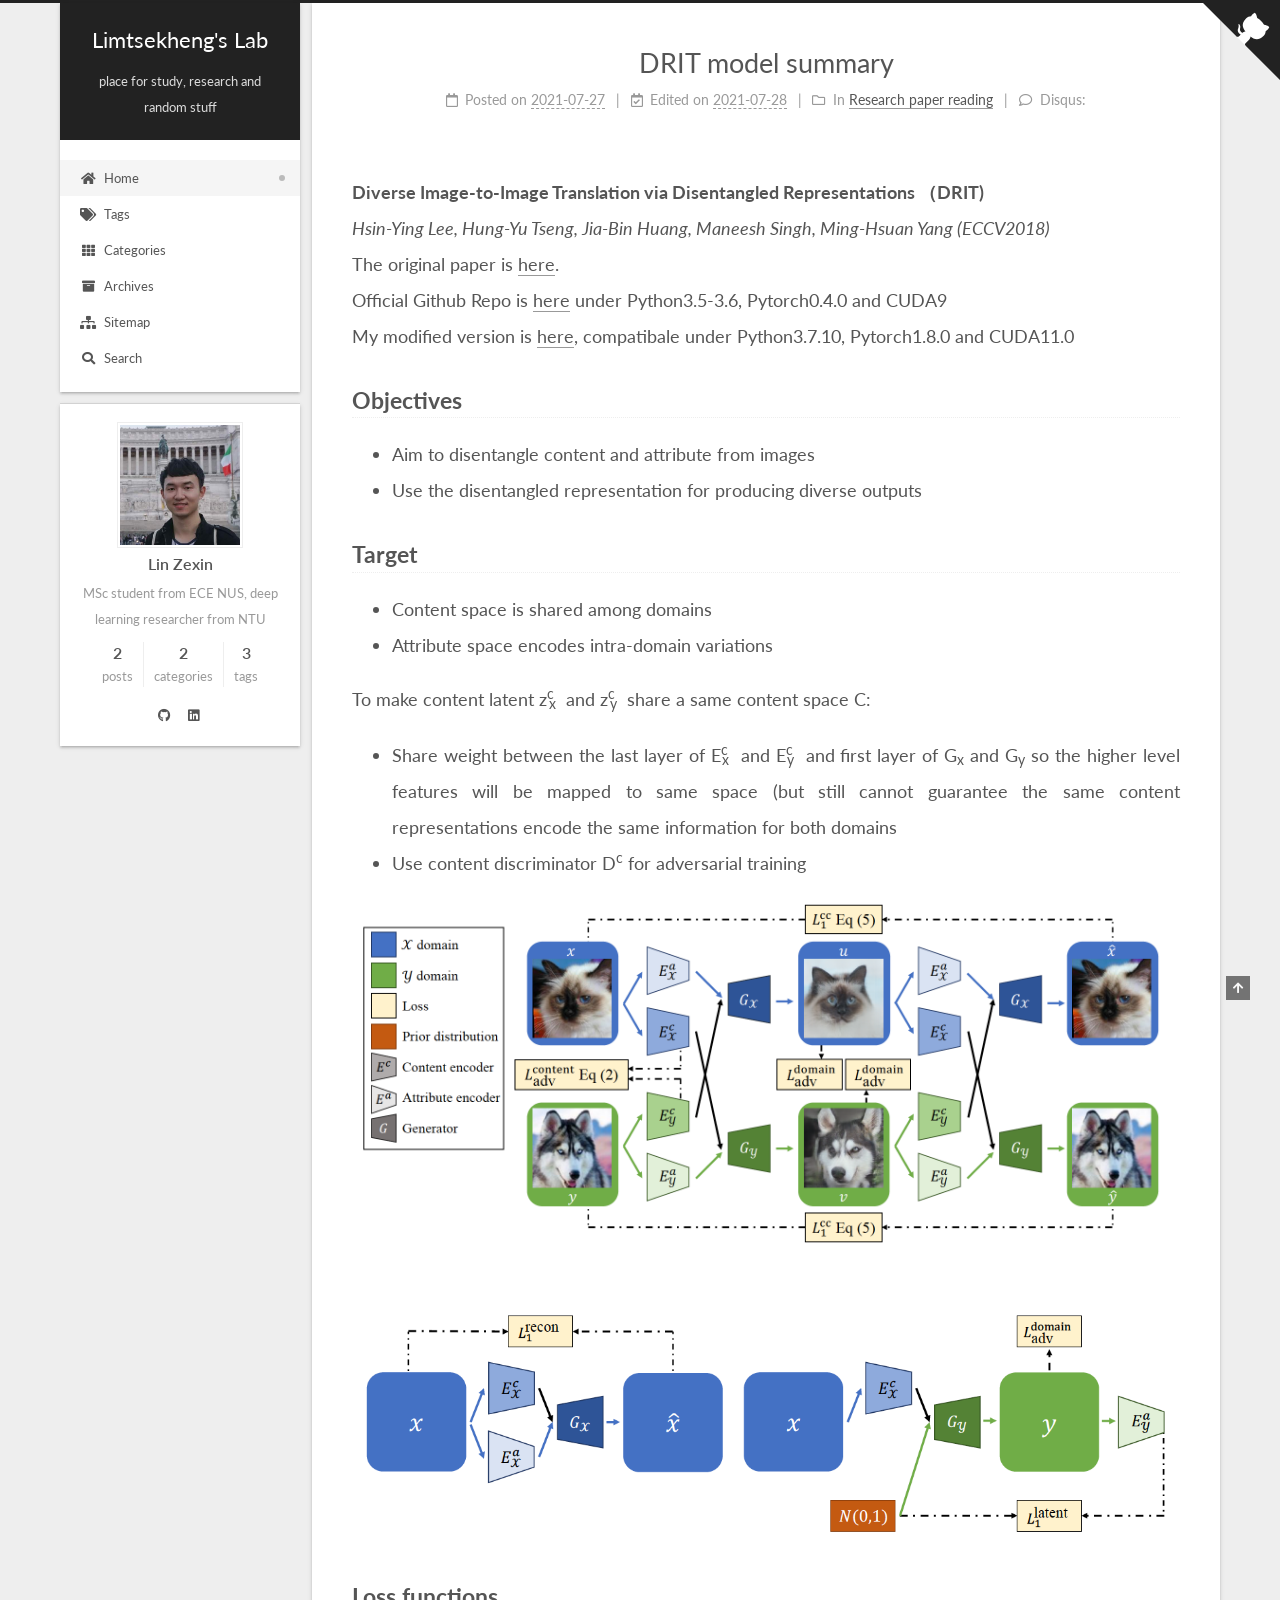
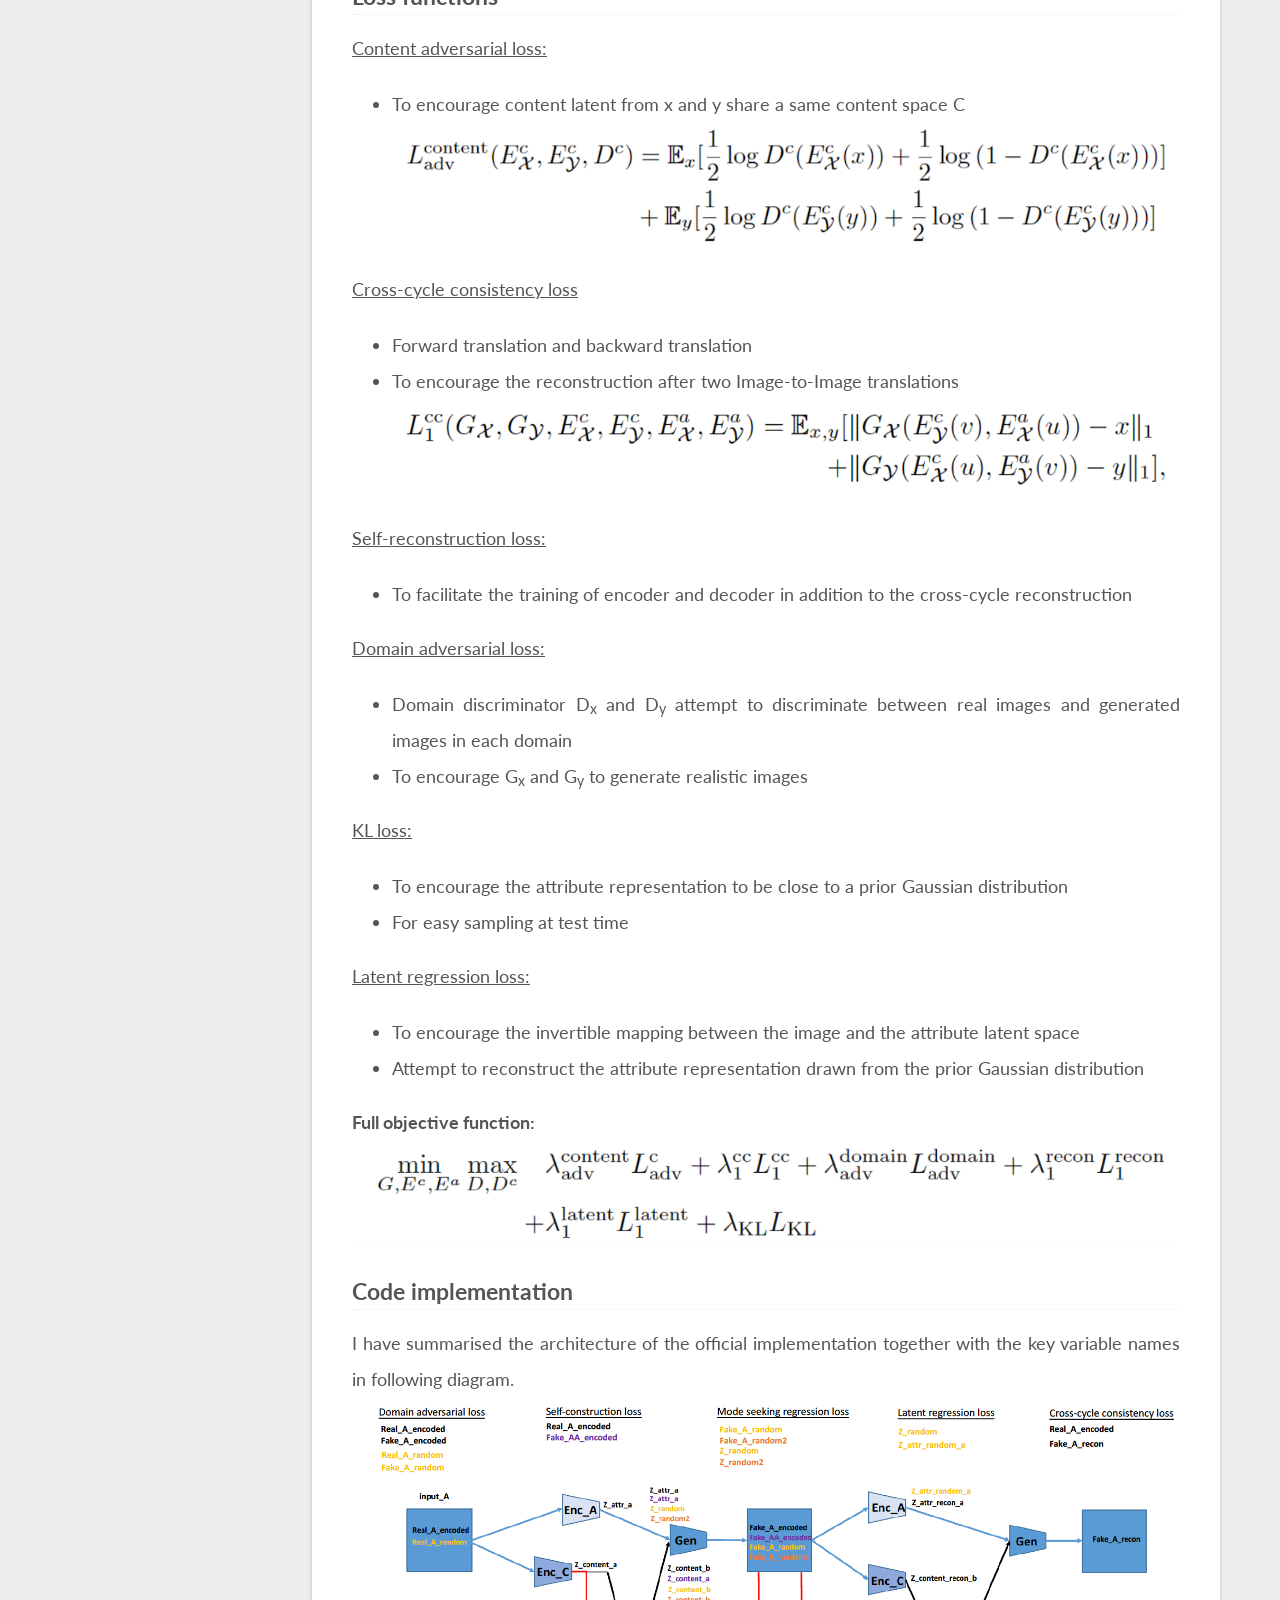
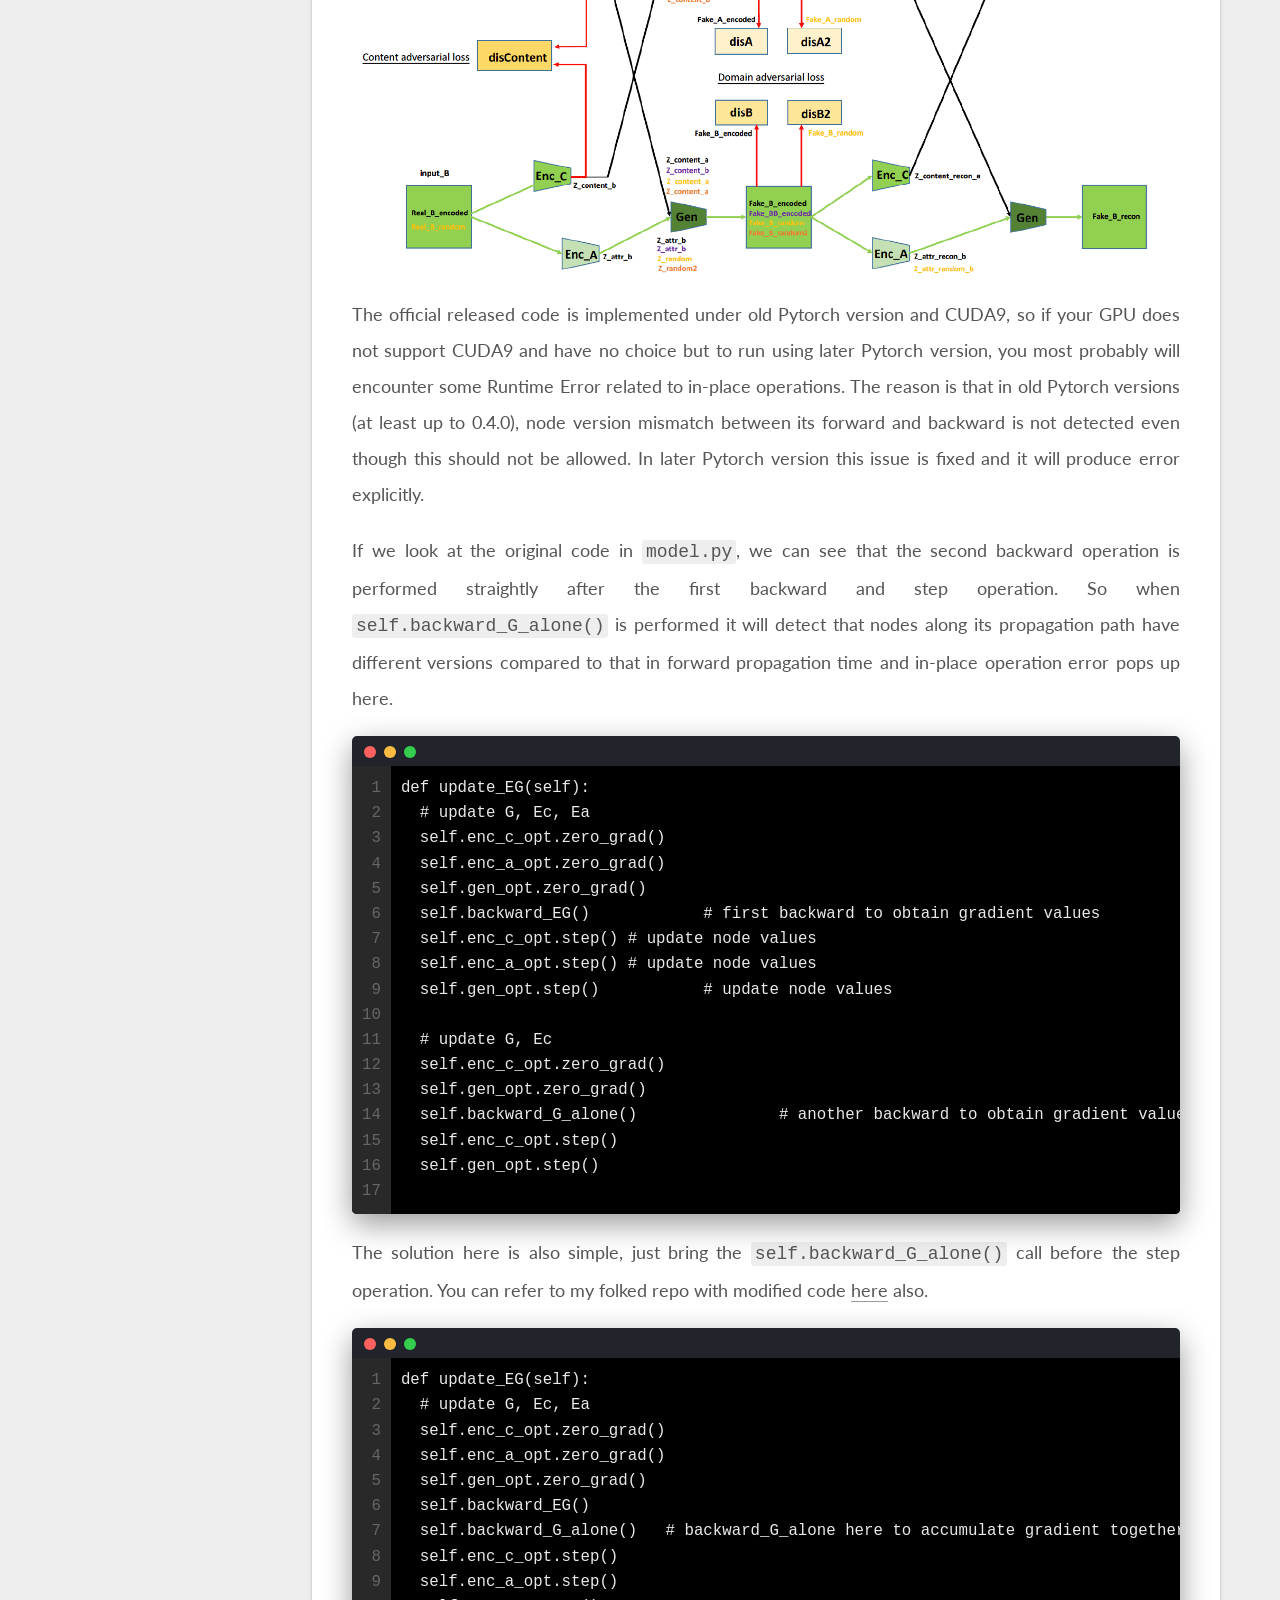
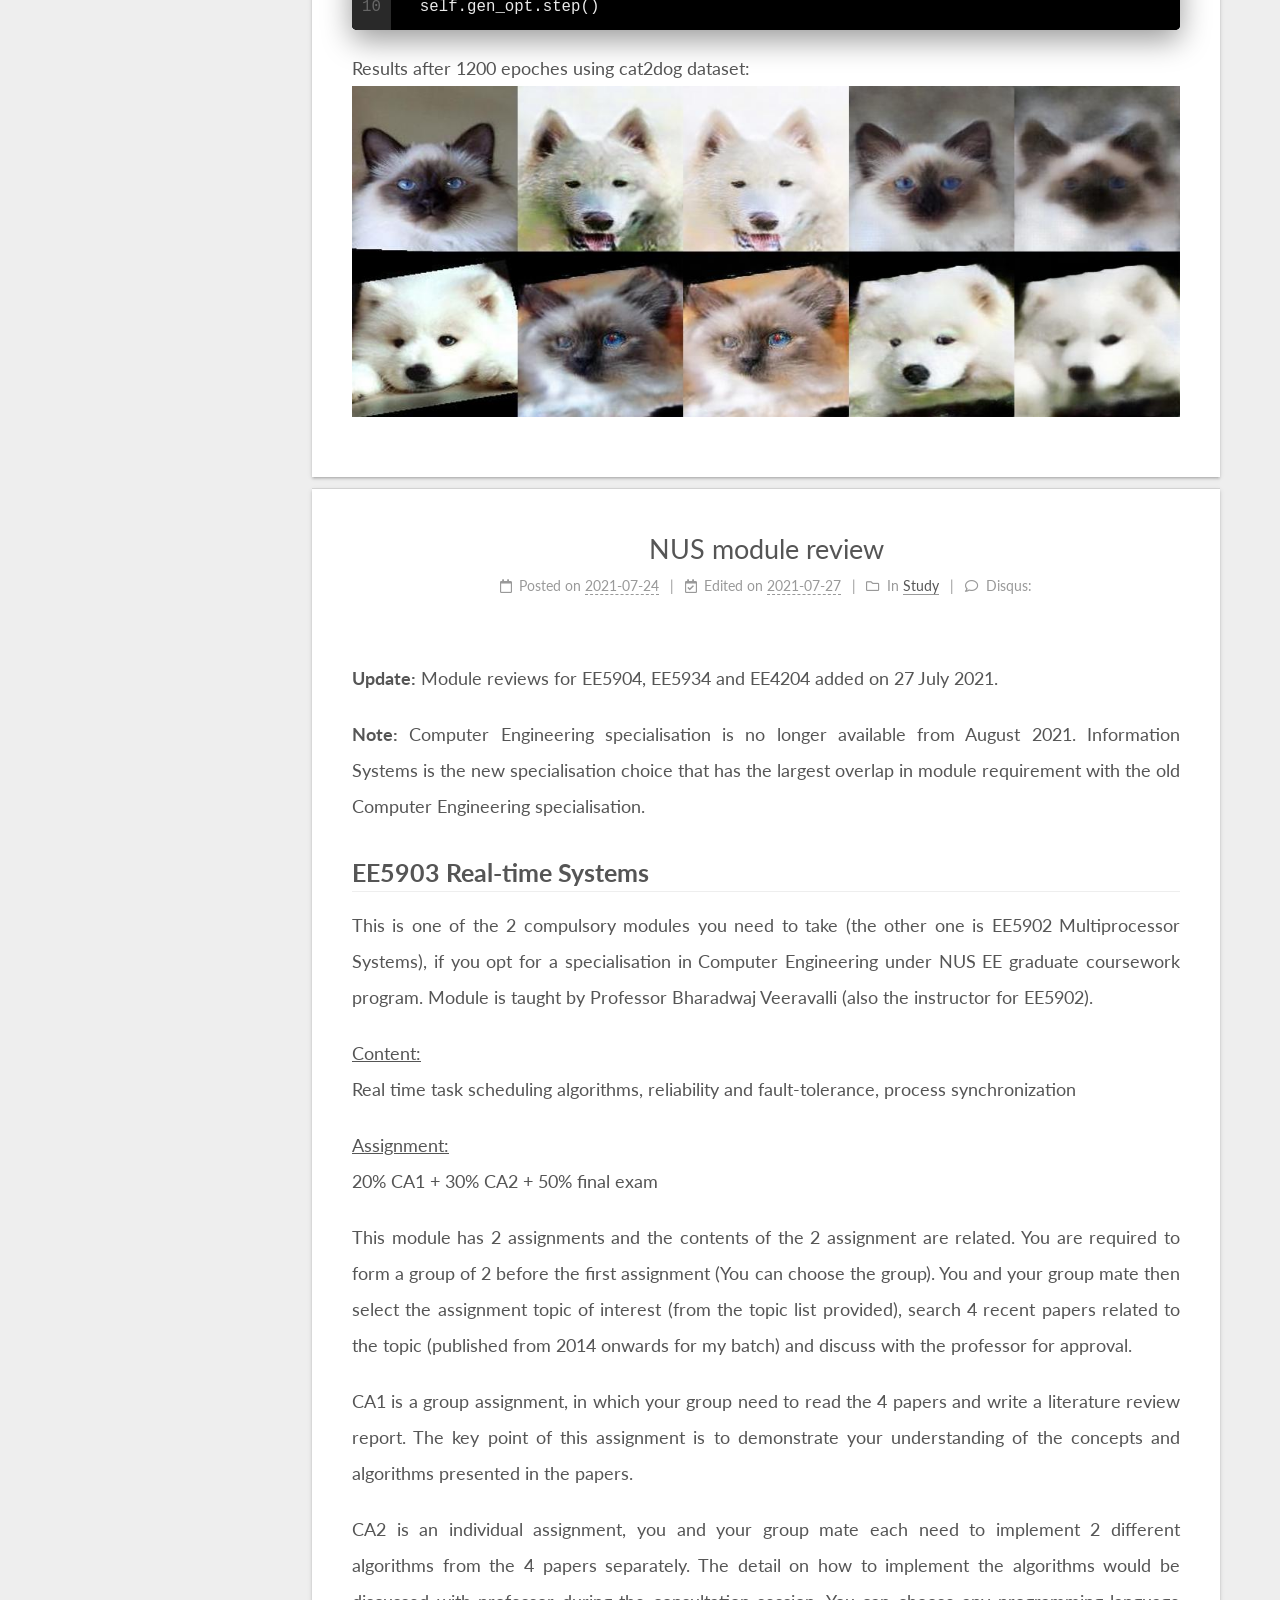
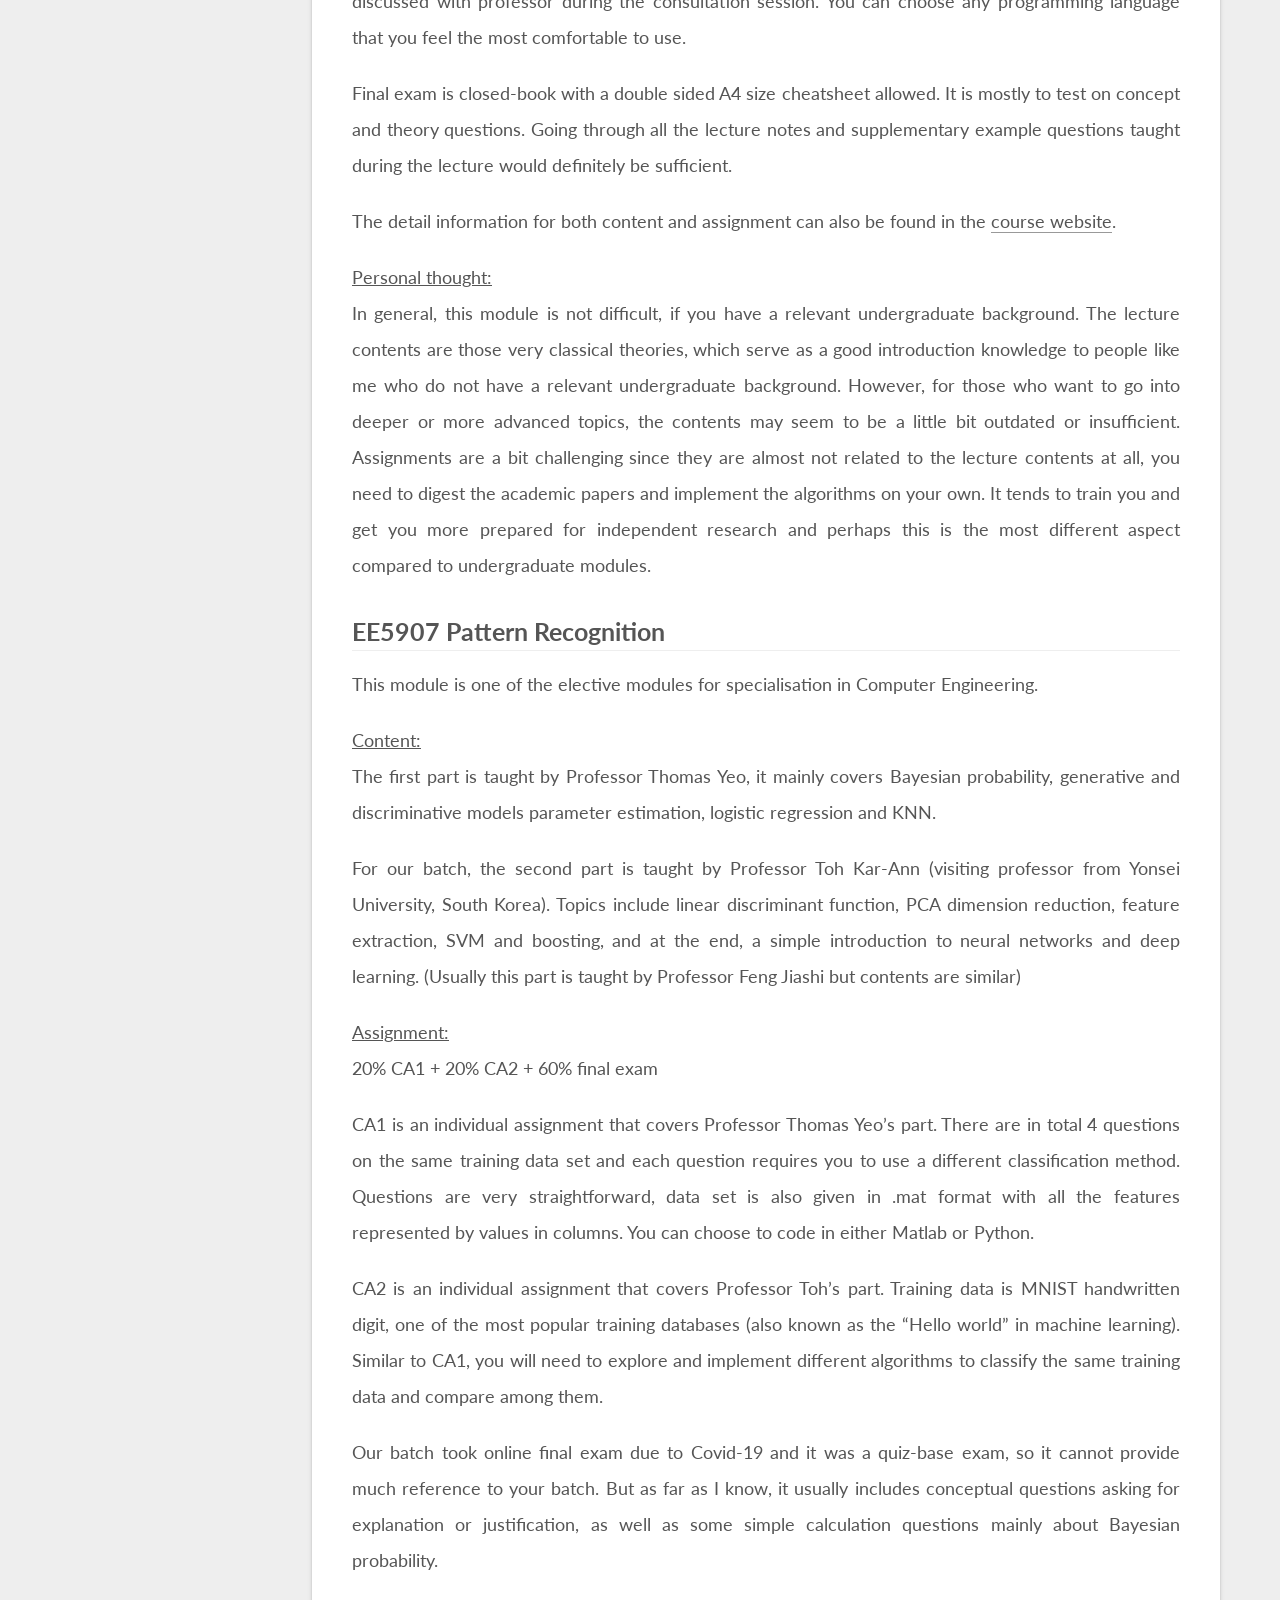
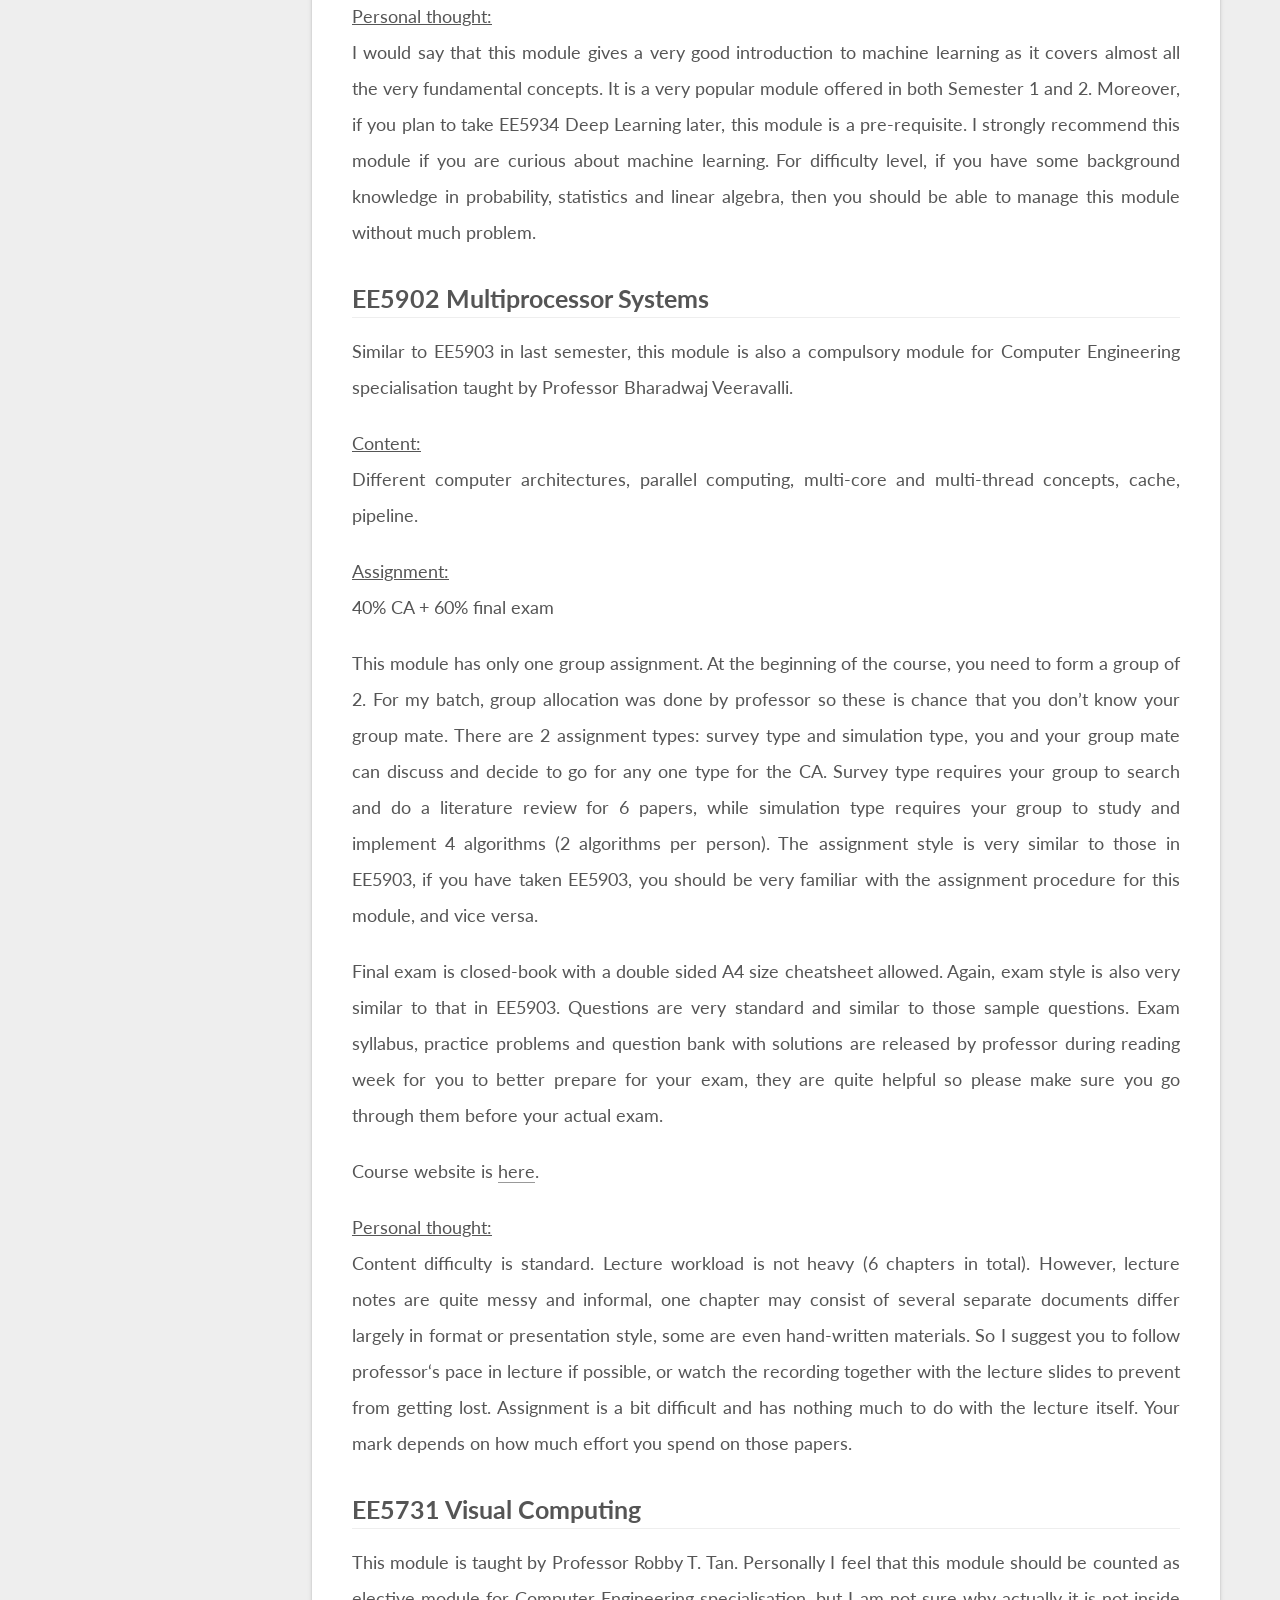
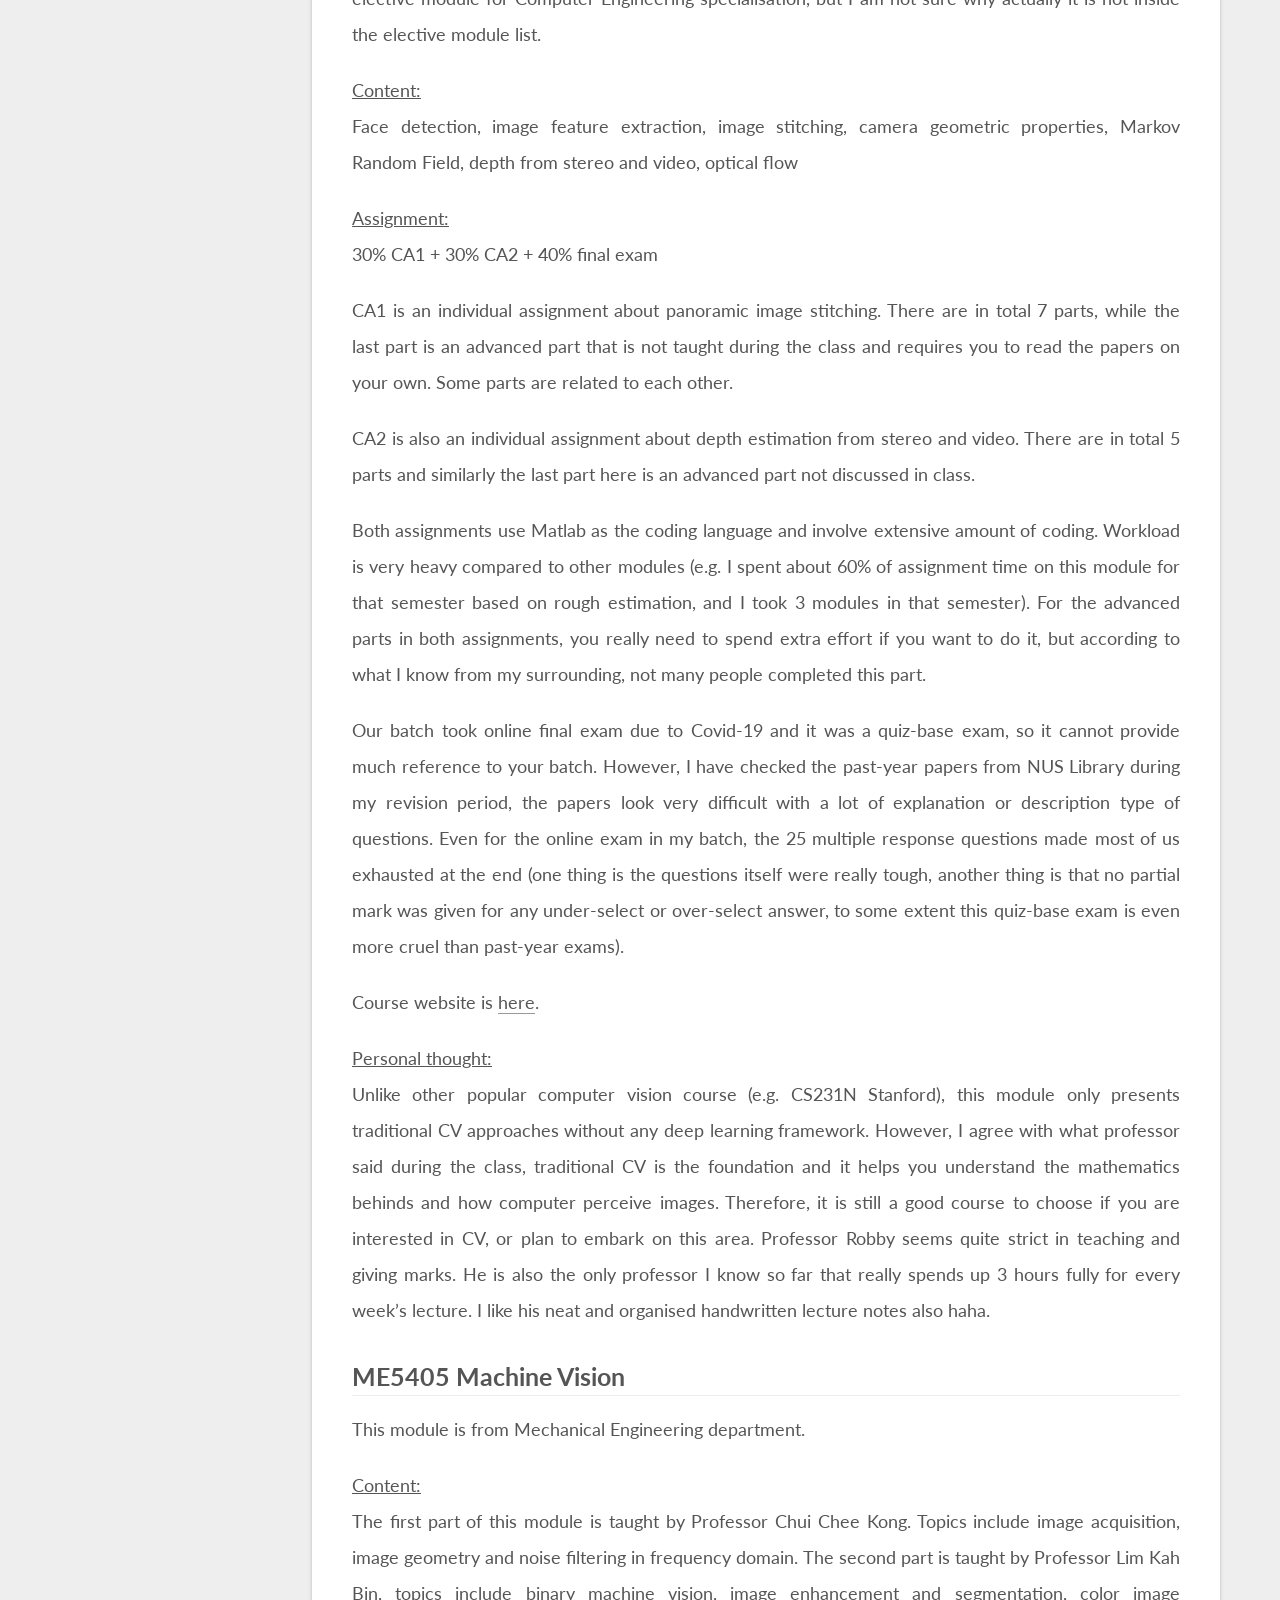
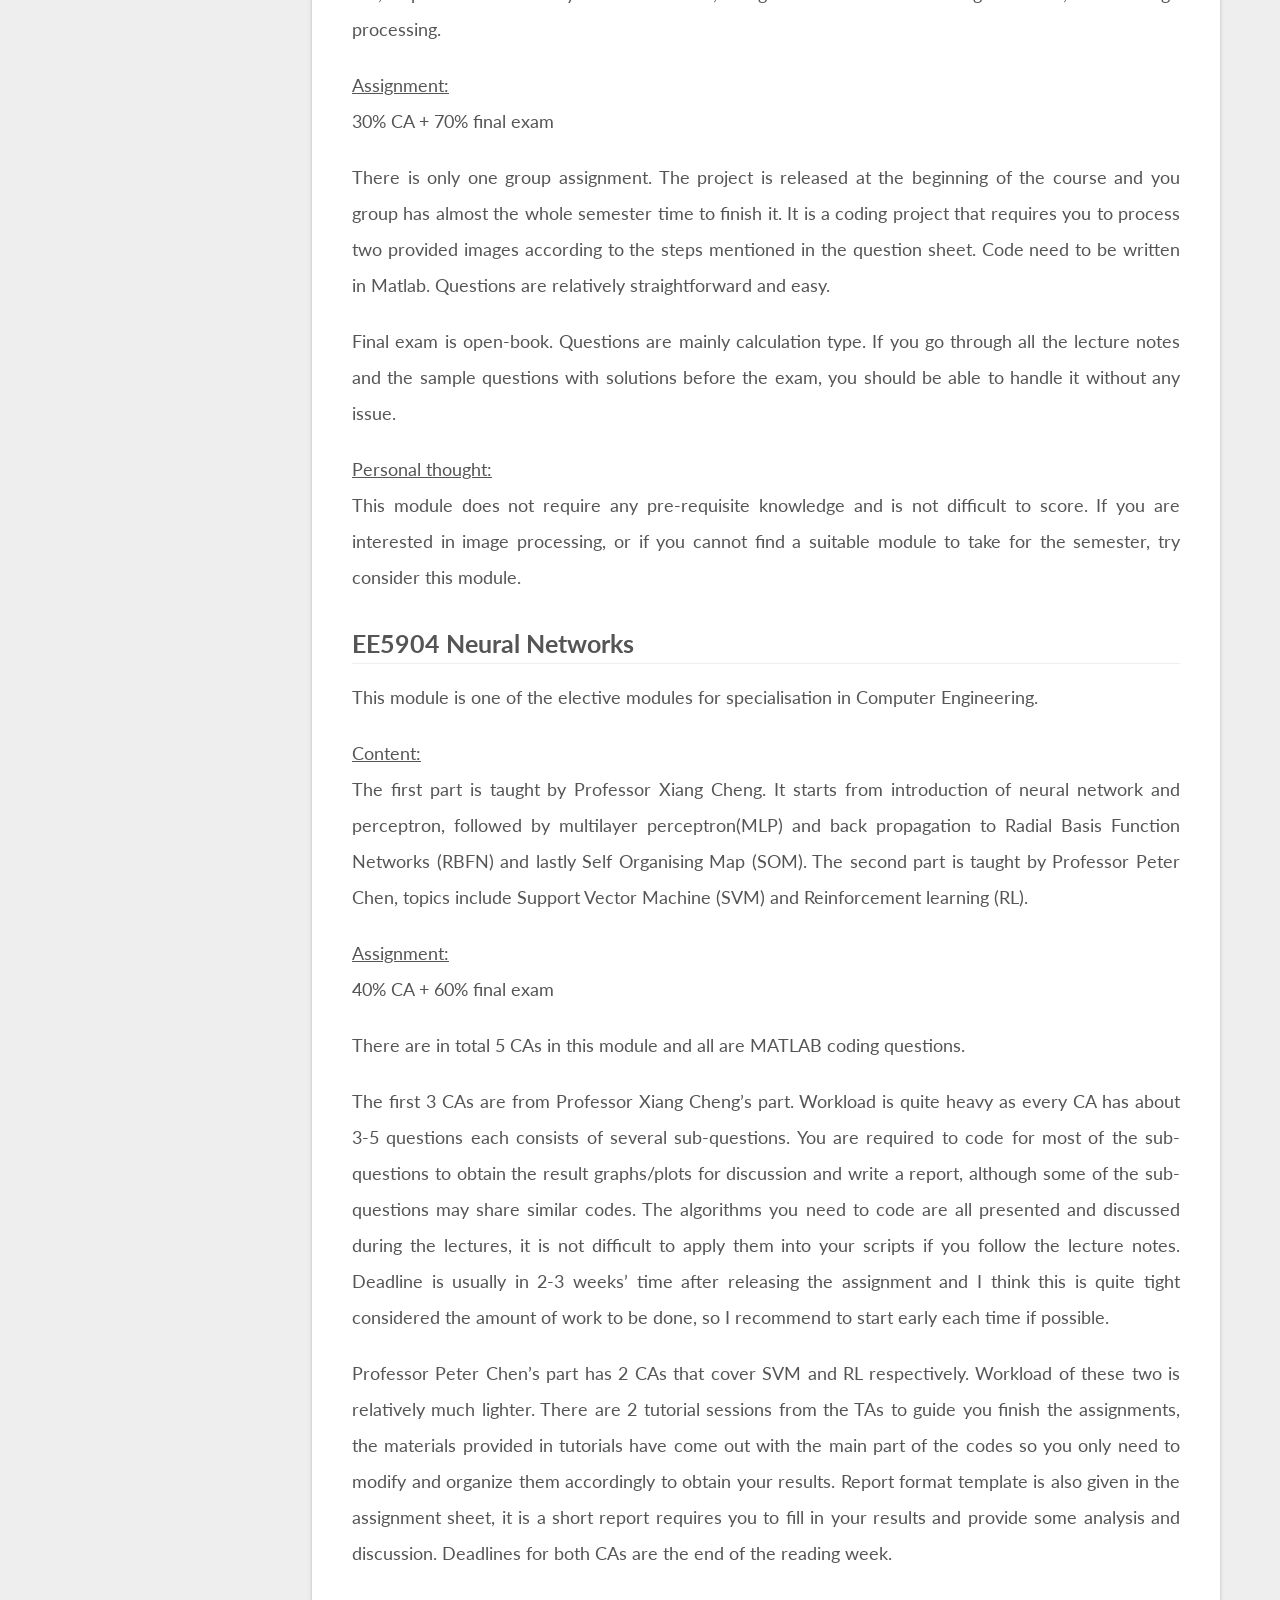
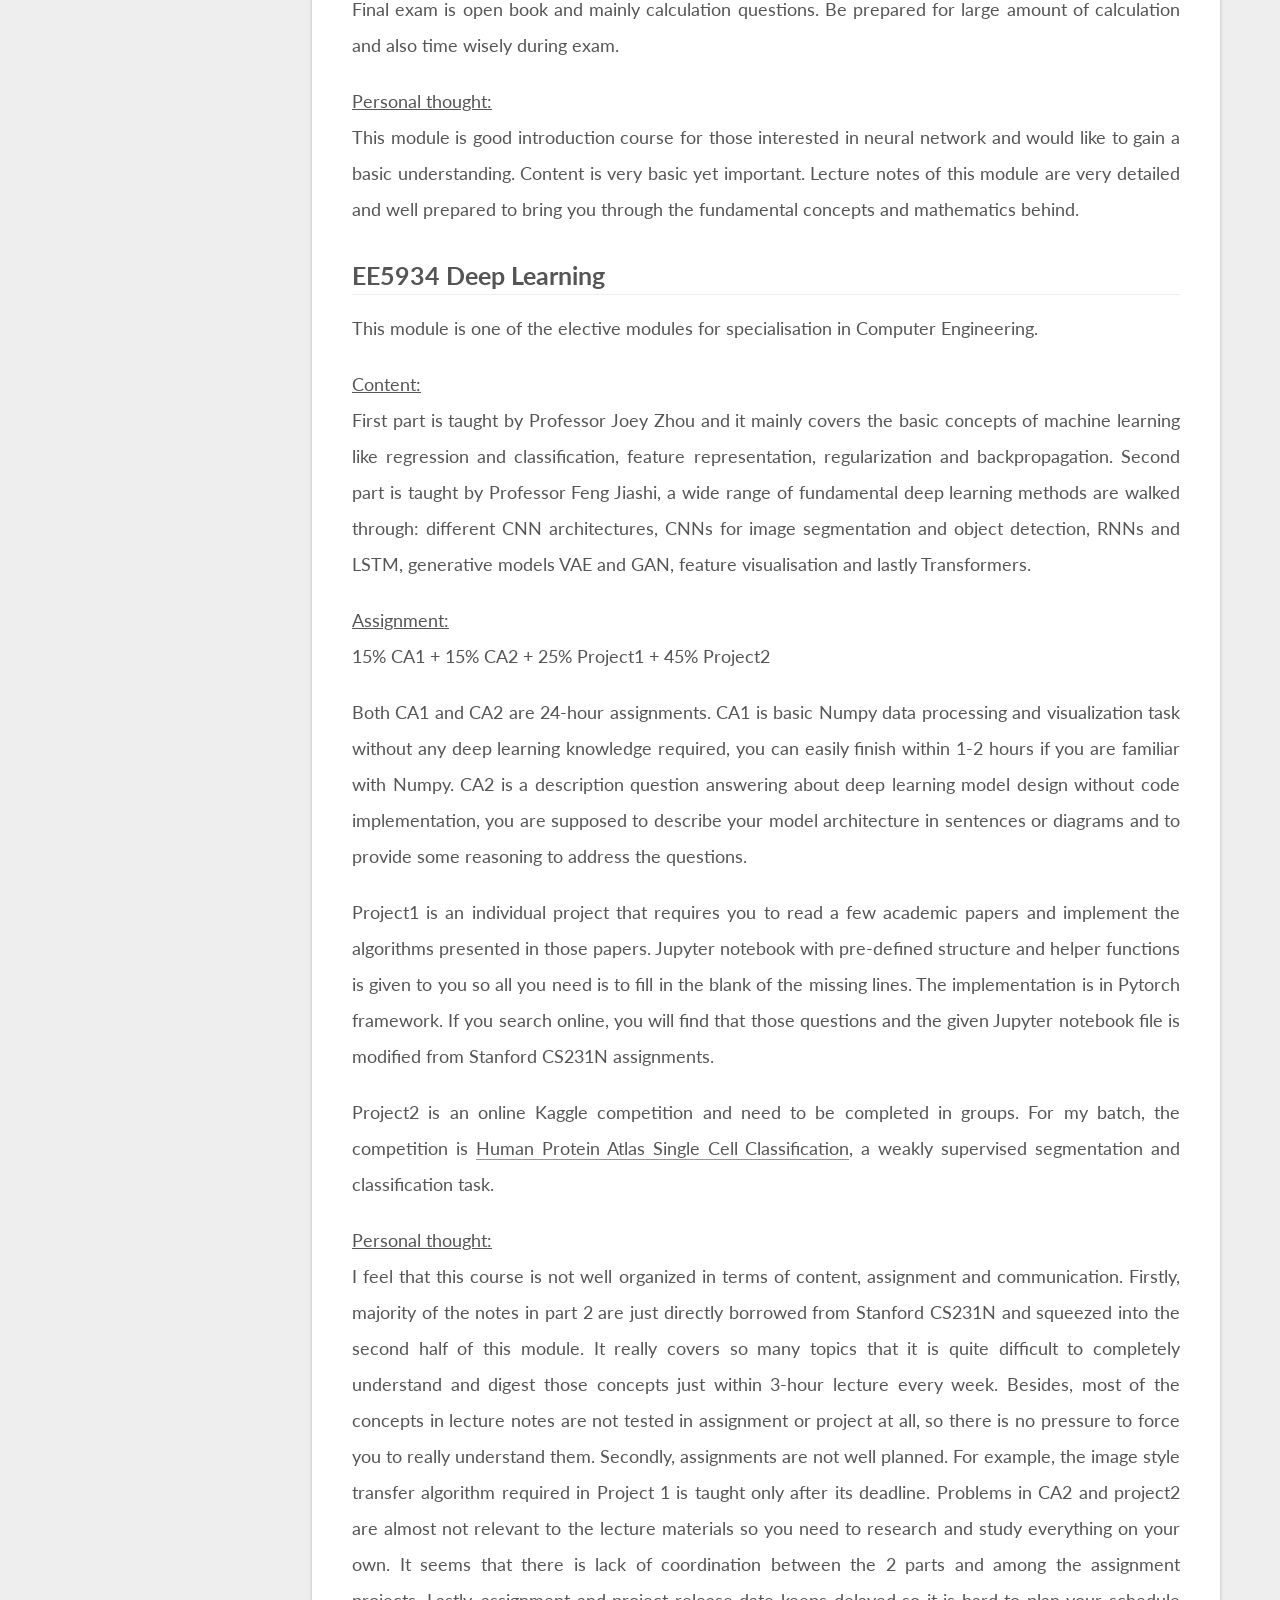
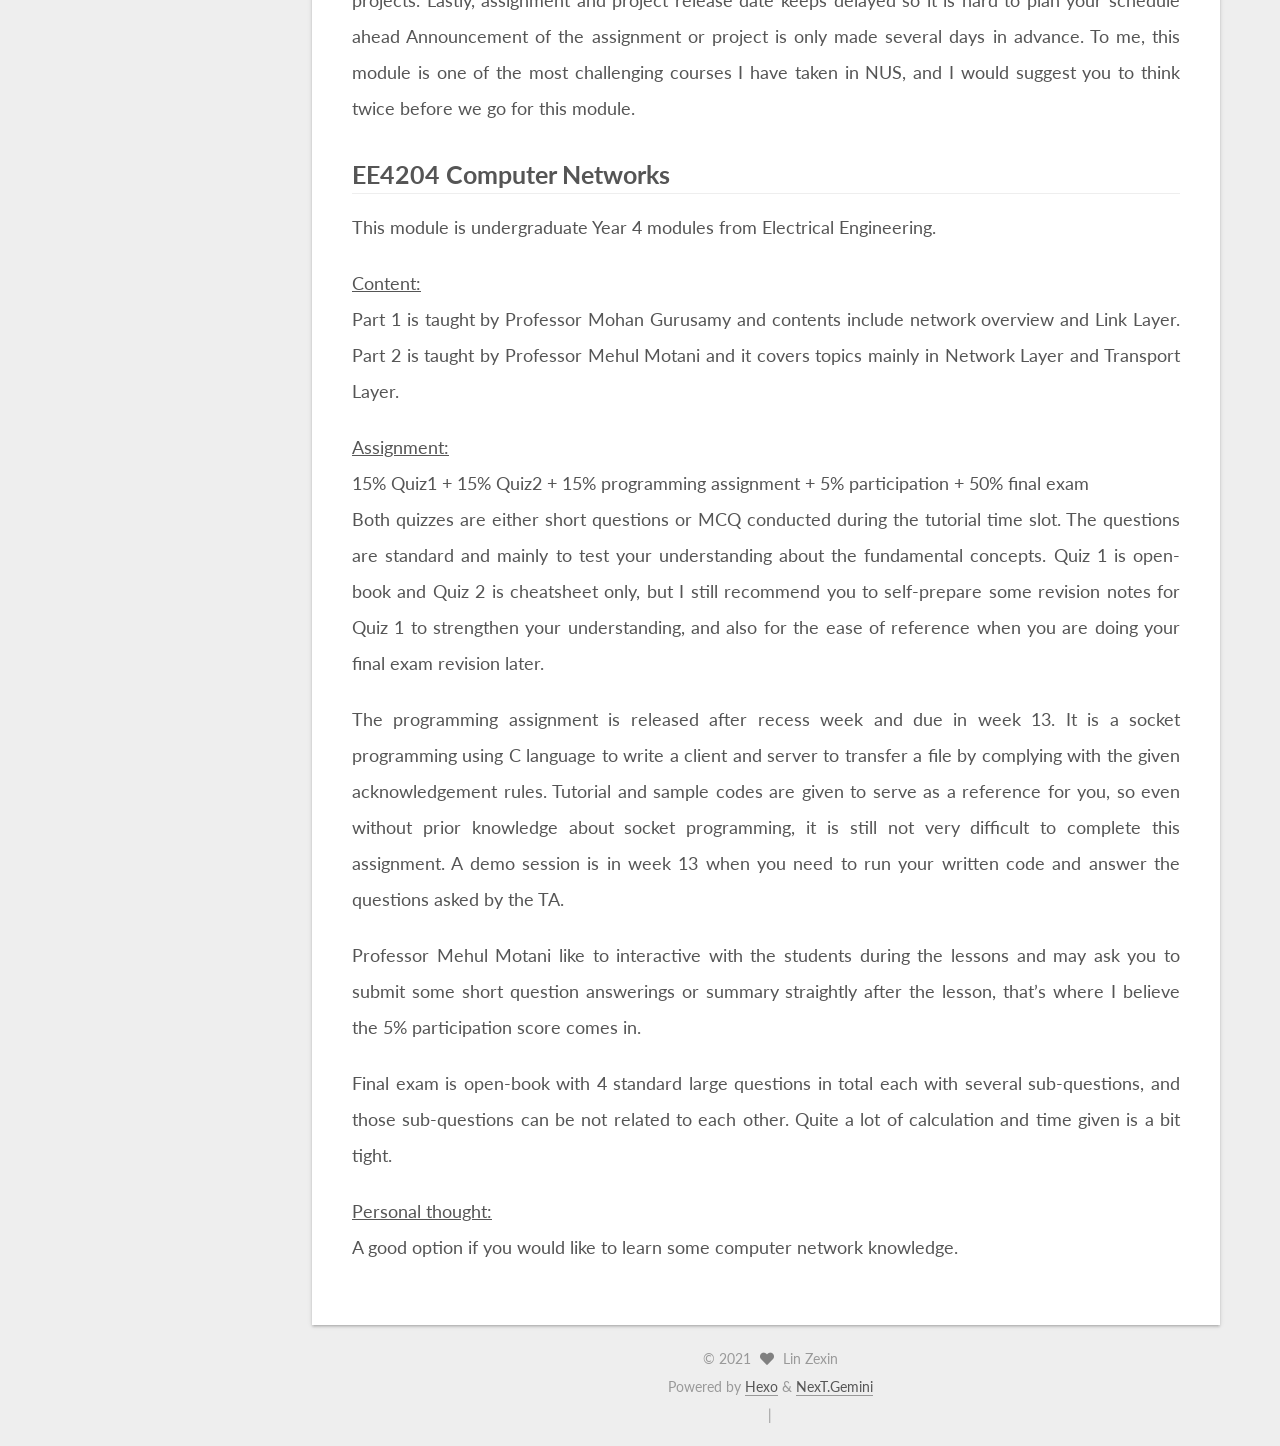
<file: index.html>
<!DOCTYPE html>
<html lang="en">
<head>
  <meta charset="UTF-8">
<meta name="viewport" content="width=device-width, initial-scale=1, maximum-scale=2">
<meta name="theme-color" content="#222">
<meta name="generator" content="Hexo 5.4.0">
  <link rel="apple-touch-icon" sizes="180x180" href="/images/apple-touch-icon-next.png">
  <link rel="icon" type="image/png" sizes="32x32" href="/images/favicon-32x32-next.png">
  <link rel="icon" type="image/png" sizes="16x16" href="/images/favicon-16x16-next.png">
  <link rel="mask-icon" href="/images/logo.svg" color="#222">
  <meta name="google-site-verification" content="xA-W3sebGFf6dTk8YPAMkwnfuIJhe0gxlaIzkdNowqA">

<link rel="stylesheet" href="/css/main.css">

<link rel="stylesheet" href="//fonts.googleapis.com/css?family=Lato:300,300italic,400,400italic,700,700italic&display=swap&subset=latin,latin-ext">
<link rel="stylesheet" href="/lib/font-awesome/css/all.min.css">

<script id="hexo-configurations">
    var NexT = window.NexT || {};
    var CONFIG = {"hostname":"limtsekheng.github.io","root":"/","scheme":"Gemini","version":"7.8.0","exturl":false,"sidebar":{"position":"left","display":"post","padding":18,"offset":12,"onmobile":false},"copycode":{"enable":true,"show_result":true,"style":"mac"},"back2top":{"enable":true,"sidebar":false,"scrollpercent":false},"bookmark":{"enable":false,"color":"#222","save":"auto"},"fancybox":false,"mediumzoom":false,"lazyload":false,"pangu":false,"comments":{"style":"tabs","active":"disqus","storage":true,"lazyload":false,"nav":null,"activeClass":"disqus"},"algolia":{"hits":{"per_page":10},"labels":{"input_placeholder":"Search for Posts","hits_empty":"We didn't find any results for the search: ${query}","hits_stats":"${hits} results found in ${time} ms"}},"localsearch":{"enable":true,"trigger":"auto","top_n_per_article":5,"unescape":false,"preload":false},"motion":{"enable":true,"async":false,"transition":{"post_block":"fadeIn","post_header":"slideDownIn","post_body":"slideDownIn","coll_header":"slideLeftIn","sidebar":"slideUpIn"}},"path":"search.xml"};
  </script>

  <meta name="description" content="MSc student from ECE NUS, deep learning researcher from NTU">
<meta property="og:type" content="website">
<meta property="og:title" content="Limtsekheng&#39;s Lab">
<meta property="og:url" content="http://limtsekheng.github.io/index.html">
<meta property="og:site_name" content="Limtsekheng&#39;s Lab">
<meta property="og:description" content="MSc student from ECE NUS, deep learning researcher from NTU">
<meta property="og:locale" content="en_US">
<meta property="article:author" content="Lin Zexin">
<meta name="twitter:card" content="summary">

<link rel="canonical" href="http://limtsekheng.github.io/">


<script id="page-configurations">
  // https://hexo.io/docs/variables.html
  CONFIG.page = {
    sidebar: "",
    isHome : true,
    isPost : false,
    lang   : 'en'
  };
</script>

  <title>Limtsekheng's Lab</title>
  






  <noscript>
  <style>
  .use-motion .brand,
  .use-motion .menu-item,
  .sidebar-inner,
  .use-motion .post-block,
  .use-motion .pagination,
  .use-motion .comments,
  .use-motion .post-header,
  .use-motion .post-body,
  .use-motion .collection-header { opacity: initial; }

  .use-motion .site-title,
  .use-motion .site-subtitle {
    opacity: initial;
    top: initial;
  }

  .use-motion .logo-line-before i { left: initial; }
  .use-motion .logo-line-after i { right: initial; }
  </style>
</noscript>

</head>

<body itemscope itemtype="http://schema.org/WebPage">
  <div class="container use-motion">
    <div class="headband"></div>

    <header class="header" itemscope itemtype="http://schema.org/WPHeader">
      <div class="header-inner"><div class="site-brand-container">
  <div class="site-nav-toggle">
    <div class="toggle" aria-label="Toggle navigation bar">
      <span class="toggle-line toggle-line-first"></span>
      <span class="toggle-line toggle-line-middle"></span>
      <span class="toggle-line toggle-line-last"></span>
    </div>
  </div>

  <div class="site-meta">

    <a href="/" class="brand" rel="start">
      <span class="logo-line-before"><i></i></span>
      <h1 class="site-title">Limtsekheng's Lab</h1>
      <span class="logo-line-after"><i></i></span>
    </a>
      <p class="site-subtitle" itemprop="description">place for study, research and random stuff</p>
  </div>

  <div class="site-nav-right">
    <div class="toggle popup-trigger">
        <i class="fa fa-search fa-fw fa-lg"></i>
    </div>
  </div>
</div>




<nav class="site-nav">
  <ul id="menu" class="main-menu menu">
        <li class="menu-item menu-item-home">

    <a href="/" rel="section"><i class="fa fa-home fa-fw"></i>Home</a>

  </li>
        <li class="menu-item menu-item-tags">

    <a href="/tags/" rel="section"><i class="fa fa-tags fa-fw"></i>Tags</a>

  </li>
        <li class="menu-item menu-item-categories">

    <a href="/categories/" rel="section"><i class="fa fa-th fa-fw"></i>Categories</a>

  </li>
        <li class="menu-item menu-item-archives">

    <a href="/archives/" rel="section"><i class="fa fa-archive fa-fw"></i>Archives</a>

  </li>
        <li class="menu-item menu-item-sitemap">

    <a href="/sitemap.xml" rel="section"><i class="fa fa-sitemap fa-fw"></i>Sitemap</a>

  </li>
      <li class="menu-item menu-item-search">
        <a role="button" class="popup-trigger"><i class="fa fa-search fa-fw"></i>Search
        </a>
      </li>
  </ul>
</nav>



  <div class="search-pop-overlay">
    <div class="popup search-popup">
        <div class="search-header">
  <span class="search-icon">
    <i class="fa fa-search"></i>
  </span>
  <div class="search-input-container">
    <input autocomplete="off" autocapitalize="off"
           placeholder="Searching..." spellcheck="false"
           type="search" class="search-input">
  </div>
  <span class="popup-btn-close">
    <i class="fa fa-times-circle"></i>
  </span>
</div>
<div id="search-result">
  <div id="no-result">
    <i class="fa fa-spinner fa-pulse fa-5x fa-fw"></i>
  </div>
</div>

    </div>
  </div>

</div>
    </header>

    
  <div class="back-to-top">
    <i class="fa fa-arrow-up"></i>
    <span>0%</span>
  </div>

  <a href="https://github.com/limtsekheng" class="github-corner" title="Visit my GitHub" aria-label="Visit my GitHub" rel="noopener" target="_blank"><svg width="80" height="80" viewBox="0 0 250 250" aria-hidden="true"><path d="M0,0 L115,115 L130,115 L142,142 L250,250 L250,0 Z"></path><path d="M128.3,109.0 C113.8,99.7 119.0,89.6 119.0,89.6 C122.0,82.7 120.5,78.6 120.5,78.6 C119.2,72.0 123.4,76.3 123.4,76.3 C127.3,80.9 125.5,87.3 125.5,87.3 C122.9,97.6 130.6,101.9 134.4,103.2" fill="currentColor" style="transform-origin: 130px 106px;" class="octo-arm"></path><path d="M115.0,115.0 C114.9,115.1 118.7,116.5 119.8,115.4 L133.7,101.6 C136.9,99.2 139.9,98.4 142.2,98.6 C133.8,88.0 127.5,74.4 143.8,58.0 C148.5,53.4 154.0,51.2 159.7,51.0 C160.3,49.4 163.2,43.6 171.4,40.1 C171.4,40.1 176.1,42.5 178.8,56.2 C183.1,58.6 187.2,61.8 190.9,65.4 C194.5,69.0 197.7,73.2 200.1,77.6 C213.8,80.2 216.3,84.9 216.3,84.9 C212.7,93.1 206.9,96.0 205.4,96.6 C205.1,102.4 203.0,107.8 198.3,112.5 C181.9,128.9 168.3,122.5 157.7,114.1 C157.9,116.9 156.7,120.9 152.7,124.9 L141.0,136.5 C139.8,137.7 141.6,141.9 141.8,141.8 Z" fill="currentColor" class="octo-body"></path></svg></a>


    <main class="main">
      <div class="main-inner">
        <div class="content-wrap">
          

          <div class="content index posts-expand">
            
      
  
  
  <article itemscope itemtype="http://schema.org/Article" class="post-block" lang="en">
    <link itemprop="mainEntityOfPage" href="http://limtsekheng.github.io/2021/07/27/DRIT/">

    <span hidden itemprop="author" itemscope itemtype="http://schema.org/Person">
      <meta itemprop="image" content="/images/avatar.jpg">
      <meta itemprop="name" content="Lin Zexin">
      <meta itemprop="description" content="MSc student from ECE NUS, deep learning researcher from NTU">
    </span>

    <span hidden itemprop="publisher" itemscope itemtype="http://schema.org/Organization">
      <meta itemprop="name" content="Limtsekheng's Lab">
    </span>
      <header class="post-header">
        <h2 class="post-title" itemprop="name headline">
          
            <a href="/2021/07/27/DRIT/" class="post-title-link" itemprop="url">DRIT model summary</a>
        </h2>

        <div class="post-meta">
            <span class="post-meta-item">
              <span class="post-meta-item-icon">
                <i class="far fa-calendar"></i>
              </span>
              <span class="post-meta-item-text">Posted on</span>

              <time title="Created: 2021-07-27 23:05:13" itemprop="dateCreated datePublished" datetime="2021-07-27T23:05:13+08:00">2021-07-27</time>
            </span>
              <span class="post-meta-item">
                <span class="post-meta-item-icon">
                  <i class="far fa-calendar-check"></i>
                </span>
                <span class="post-meta-item-text">Edited on</span>
                <time title="Modified: 2021-07-28 01:22:09" itemprop="dateModified" datetime="2021-07-28T01:22:09+08:00">2021-07-28</time>
              </span>
            <span class="post-meta-item">
              <span class="post-meta-item-icon">
                <i class="far fa-folder"></i>
              </span>
              <span class="post-meta-item-text">In</span>
                <span itemprop="about" itemscope itemtype="http://schema.org/Thing">
                  <a href="/categories/Research-paper-reading/" itemprop="url" rel="index"><span itemprop="name">Research paper reading</span></a>
                </span>
            </span>

          
  
  <span class="post-meta-item">
    
      <span class="post-meta-item-icon">
        <i class="far fa-comment"></i>
      </span>
      <span class="post-meta-item-text">Disqus: </span>
    
    <a title="disqus" href="/2021/07/27/DRIT/#disqus_thread" itemprop="discussionUrl">
      <span class="post-comments-count disqus-comment-count" data-disqus-identifier="2021/07/27/DRIT/" itemprop="commentCount"></span>
    </a>
  </span>
  
  

        </div>
      </header>

    
    
    
    <div class="post-body" itemprop="articleBody">

      
          <p><strong>Diverse Image-to-Image Translation via Disentangled Representations （DRIT)</strong><br><em>Hsin-Ying Lee, Hung-Yu Tseng, Jia-Bin Huang, Maneesh Singh, Ming-Hsuan Yang (ECCV2018)</em><br>The original paper is <a target="_blank" rel="noopener" href="https://openaccess.thecvf.com/content_ECCV_2018/papers/Hsin-Ying_Lee_Diverse_Image-to-Image_Translation_ECCV_2018_paper.pdf">here</a>.<br>Official Github Repo is <a target="_blank" rel="noopener" href="https://github.com/HsinYingLee/DRIT">here</a> under Python3.5-3.6, Pytorch0.4.0 and CUDA9<br>My modified version is <a target="_blank" rel="noopener" href="https://github.com/limtsekheng/DRIT">here</a>, compatibale under Python3.7.10, Pytorch1.8.0 and CUDA11.0</p>
<h3 id="Objectives"><a href="#Objectives" class="headerlink" title="Objectives"></a>Objectives</h3><ul>
<li>Aim to disentangle content and attribute from images</li>
<li>Use the disentangled representation for producing diverse outputs</li>
</ul>
<h3 id="Target"><a href="#Target" class="headerlink" title="Target"></a>Target</h3><ul>
<li>Content space is shared among domains</li>
<li>Attribute space encodes intra-domain variations</li>
</ul>
<p>To make content latent z<sup>c</sup><sub style='position: relative; left: -.4em;'>x</sub> and z<sup>c</sup><sub style='position: relative; left: -.4em;'>y</sub> share a same content space C:</p>
<ul>
<li>Share weight between the last layer of E<sup>c</sup><sub style='position: relative; left: -.4em;'>x</sub> and E<sup>c</sup><sub style='position: relative; left: -.4em;'>y</sub> and first layer of G<sub>x</sub> and G<sub>y</sub> so the higher level features will be mapped to same space (but still cannot guarantee the same content representations encode the same information for both domains</li>
<li>Use content discriminator D<sup>c</sup> for adversarial training</li>
</ul>
<p><img src="/2021/07/27/DRIT/DRIT01.png" alt=""><br><img src="/2021/07/27/DRIT/DRIT02.png" alt=""></p>
<h3 id="Loss-functions"><a href="#Loss-functions" class="headerlink" title="Loss functions"></a>Loss functions</h3><p><u> Content adversarial loss: </u></p>
<ul>
<li>To encourage content latent from x and y share a same content space C<br><img src="/2021/07/27/DRIT/DRIT03.png" alt=""></li>
</ul>
<p><u> Cross-cycle consistency loss </u></p>
<ul>
<li>Forward translation and backward translation</li>
<li>To encourage the reconstruction after two Image-to-Image translations<br><img src="/2021/07/27/DRIT/DRIT04.png" alt=""></li>
</ul>
<p><u> Self-reconstruction loss: </u></p>
<ul>
<li>To facilitate the training of encoder and decoder in addition to the cross-cycle reconstruction</li>
</ul>
<p><u> Domain adversarial loss: </u></p>
<ul>
<li>Domain discriminator D<sub>x</sub> and D<sub>y</sub> attempt to discriminate between real images and generated images in each domain</li>
<li>To encourage G<sub>x</sub> and G<sub>y</sub> to generate realistic images</li>
</ul>
<p><u> KL loss: </u></p>
<ul>
<li>To encourage the attribute representation to be close to a prior Gaussian distribution</li>
<li>For easy sampling at test time</li>
</ul>
<p><u> Latent regression loss: </u></p>
<ul>
<li>To encourage the invertible mapping between the image and the attribute latent space</li>
<li>Attempt to reconstruct the attribute representation drawn from the prior Gaussian distribution</li>
</ul>
<p><strong>Full objective function:</strong><br><img src="/2021/07/27/DRIT/DRIT05.png" alt=""></p>
<h3 id="Code-implementation"><a href="#Code-implementation" class="headerlink" title="Code implementation"></a>Code implementation</h3><p>I have summarised the architecture of the official implementation together with the key variable names in following diagram.<br><img src="/2021/07/27/DRIT/DRIT06.png" alt=""></p>
<p>The official released code is implemented under old Pytorch version and CUDA9, so if your GPU does not support CUDA9 and have no choice but to run using later Pytorch version, you most probably will encounter some Runtime Error related to in-place operations. The reason is that in old Pytorch versions (at least up to 0.4.0), node version mismatch between its forward and backward is not detected even though this should not be allowed. In later Pytorch version this issue is fixed and it will produce error explicitly. </p>
<p>If we look at the original code in <code>model.py</code>, we can see that the second backward operation is performed straightly after the first backward and step operation. So when <code>self.backward_G_alone()</code> is performed it will detect that nodes along its propagation path have different versions compared to that in forward propagation time and in-place operation error pops up here.<br><figure class="highlight plaintext"><table><tr><td class="gutter"><pre><span class="line">1</span><br><span class="line">2</span><br><span class="line">3</span><br><span class="line">4</span><br><span class="line">5</span><br><span class="line">6</span><br><span class="line">7</span><br><span class="line">8</span><br><span class="line">9</span><br><span class="line">10</span><br><span class="line">11</span><br><span class="line">12</span><br><span class="line">13</span><br><span class="line">14</span><br><span class="line">15</span><br><span class="line">16</span><br><span class="line">17</span><br></pre></td><td class="code"><pre><span class="line">def update_EG(self):</span><br><span class="line">  # update G, Ec, Ea</span><br><span class="line">  self.enc_c_opt.zero_grad()</span><br><span class="line">  self.enc_a_opt.zero_grad()</span><br><span class="line">  self.gen_opt.zero_grad()</span><br><span class="line">  self.backward_EG()		# first backward to obtain gradient values</span><br><span class="line">  self.enc_c_opt.step()	# update node values</span><br><span class="line">  self.enc_a_opt.step()	# update node values</span><br><span class="line">  self.gen_opt.step()		# update node values</span><br><span class="line"></span><br><span class="line">  # update G, Ec</span><br><span class="line">  self.enc_c_opt.zero_grad()</span><br><span class="line">  self.gen_opt.zero_grad()</span><br><span class="line">  self.backward_G_alone()		# another backward to obtain gradient values</span><br><span class="line">  self.enc_c_opt.step()</span><br><span class="line">  self.gen_opt.step()</span><br><span class="line"></span><br></pre></td></tr></table></figure></p>
<p>The solution here is also simple, just bring the <code>self.backward_G_alone()</code> call before the step operation. You can refer to my folked repo with modified code <a target="_blank" rel="noopener" href="https://github.com/limtsekheng/DRIT">here</a> also.<br><figure class="highlight plaintext"><table><tr><td class="gutter"><pre><span class="line">1</span><br><span class="line">2</span><br><span class="line">3</span><br><span class="line">4</span><br><span class="line">5</span><br><span class="line">6</span><br><span class="line">7</span><br><span class="line">8</span><br><span class="line">9</span><br><span class="line">10</span><br></pre></td><td class="code"><pre><span class="line">def update_EG(self):</span><br><span class="line">  # update G, Ec, Ea</span><br><span class="line">  self.enc_c_opt.zero_grad()</span><br><span class="line">  self.enc_a_opt.zero_grad()</span><br><span class="line">  self.gen_opt.zero_grad()</span><br><span class="line">  self.backward_EG()</span><br><span class="line">  self.backward_G_alone()   # backward_G_alone here to accumulate gradient together before update</span><br><span class="line">  self.enc_c_opt.step()</span><br><span class="line">  self.enc_a_opt.step()</span><br><span class="line">  self.gen_opt.step()</span><br></pre></td></tr></table></figure></p>
<p>Results after 1200 epoches using cat2dog dataset:<br><img src="/2021/07/27/DRIT/DRIT07.jpeg" alt=""></p>

      
    </div>

    
    
    
      <footer class="post-footer">
        <div class="post-eof"></div>
      </footer>
  </article>
  
  
  

      
  
  
  <article itemscope itemtype="http://schema.org/Article" class="post-block" lang="en">
    <link itemprop="mainEntityOfPage" href="http://limtsekheng.github.io/2021/07/24/nus_module_review/">

    <span hidden itemprop="author" itemscope itemtype="http://schema.org/Person">
      <meta itemprop="image" content="/images/avatar.jpg">
      <meta itemprop="name" content="Lin Zexin">
      <meta itemprop="description" content="MSc student from ECE NUS, deep learning researcher from NTU">
    </span>

    <span hidden itemprop="publisher" itemscope itemtype="http://schema.org/Organization">
      <meta itemprop="name" content="Limtsekheng's Lab">
    </span>
      <header class="post-header">
        <h2 class="post-title" itemprop="name headline">
          
            <a href="/2021/07/24/nus_module_review/" class="post-title-link" itemprop="url">NUS module review</a>
        </h2>

        <div class="post-meta">
            <span class="post-meta-item">
              <span class="post-meta-item-icon">
                <i class="far fa-calendar"></i>
              </span>
              <span class="post-meta-item-text">Posted on</span>

              <time title="Created: 2021-07-24 23:25:08" itemprop="dateCreated datePublished" datetime="2021-07-24T23:25:08+08:00">2021-07-24</time>
            </span>
              <span class="post-meta-item">
                <span class="post-meta-item-icon">
                  <i class="far fa-calendar-check"></i>
                </span>
                <span class="post-meta-item-text">Edited on</span>
                <time title="Modified: 2021-07-27 01:41:05" itemprop="dateModified" datetime="2021-07-27T01:41:05+08:00">2021-07-27</time>
              </span>
            <span class="post-meta-item">
              <span class="post-meta-item-icon">
                <i class="far fa-folder"></i>
              </span>
              <span class="post-meta-item-text">In</span>
                <span itemprop="about" itemscope itemtype="http://schema.org/Thing">
                  <a href="/categories/Study/" itemprop="url" rel="index"><span itemprop="name">Study</span></a>
                </span>
            </span>

          
  
  <span class="post-meta-item">
    
      <span class="post-meta-item-icon">
        <i class="far fa-comment"></i>
      </span>
      <span class="post-meta-item-text">Disqus: </span>
    
    <a title="disqus" href="/2021/07/24/nus_module_review/#disqus_thread" itemprop="discussionUrl">
      <span class="post-comments-count disqus-comment-count" data-disqus-identifier="2021/07/24/nus_module_review/" itemprop="commentCount"></span>
    </a>
  </span>
  
  

        </div>
      </header>

    
    
    
    <div class="post-body" itemprop="articleBody">

      
          <p><strong>Update:</strong> Module reviews for EE5904, EE5934 and EE4204 added on 27 July 2021.</p>
<p><strong>Note:</strong> Computer Engineering specialisation is no longer available from August 2021. Information Systems is the new specialisation choice that has the largest overlap in module requirement with the old Computer Engineering specialisation.</p>
<h2 id="EE5903-Real-time-Systems"><a href="#EE5903-Real-time-Systems" class="headerlink" title="EE5903 Real-time Systems"></a>EE5903 Real-time Systems</h2><p>This is one of the 2 compulsory modules you need to take (the other one is EE5902 Multiprocessor Systems), if you opt for a specialisation in Computer Engineering under NUS EE graduate coursework program. Module is taught by Professor Bharadwaj Veeravalli (also the instructor for EE5902).</p>
<p><u> Content: </u><br>Real time task scheduling algorithms, reliability and fault-tolerance, process synchronization</p>
<p><u> Assignment: </u><br>20% CA1 + 30% CA2 + 50% final exam</p>
<p>This module has 2 assignments and the contents of the 2 assignment are related. You are required to form a group of 2 before the first assignment (You can choose the group). You and your group mate then select the assignment topic of interest (from the topic list provided), search 4 recent papers related to the topic (published from 2014 onwards for my batch) and discuss with the professor for approval.</p>
<p>CA1 is a group assignment, in which your group need to read the 4 papers and write a literature review report. The key point of this assignment is to demonstrate your understanding of the concepts and algorithms presented in the papers.</p>
<p>CA2 is an individual assignment, you and your group mate each need to implement 2 different algorithms from the 4 papers separately. The detail on how to implement the algorithms would be discussed with professor during the consultation session. You can choose any programming language that you feel the most comfortable to use.</p>
<p>Final exam is closed-book with a double sided A4 size cheatsheet allowed. It is mostly to test on concept and theory questions. Going through all the lecture notes and supplementary example questions taught during the lecture would definitely be sufficient.</p>
<p>The detail information for both content and assignment can also be found in the <a target="_blank" rel="noopener" href="http://courses.nus.edu.sg/course/elebv/EE5903_BV/">course website</a>.</p>
<p><u> Personal thought: </u><br>In general, this module is not difficult, if you have a relevant undergraduate background. The lecture contents are those very classical theories, which serve as a good introduction knowledge to people like me who do not have a relevant undergraduate background. However, for those who want to go into deeper or more advanced topics, the contents may seem to be a little bit outdated or insufficient. Assignments are a bit challenging since they are almost not related to the lecture contents at all, you need to digest the academic papers and implement the algorithms on your own. It tends to train you and get you more prepared for independent research and perhaps this is the most different aspect compared to undergraduate modules.</p>
<h2 id="EE5907-Pattern-Recognition"><a href="#EE5907-Pattern-Recognition" class="headerlink" title="EE5907 Pattern Recognition"></a>EE5907 Pattern Recognition</h2><p>This module is one of the elective modules for specialisation in Computer Engineering.</p>
<p><u> Content: </u><br>The first part is taught by Professor Thomas Yeo, it mainly covers Bayesian probability, generative and discriminative models parameter estimation, logistic regression and KNN.</p>
<p>For our batch, the second part is taught by Professor Toh Kar-Ann (visiting professor from Yonsei University, South Korea). Topics include linear discriminant function, PCA dimension reduction, feature extraction, SVM and boosting, and at the end, a simple introduction to neural networks and deep learning. (Usually this part is taught by Professor Feng Jiashi but contents are similar)</p>
<p><u> Assignment: </u><br>20% CA1 + 20% CA2 + 60% final exam</p>
<p>CA1 is an individual assignment that covers Professor Thomas Yeo’s part. There are in total 4 questions on the same training data set and each question requires you to use a different classification method. Questions are very straightforward, data set is also given in .mat format with all the features represented by values in columns. You can choose to code in either Matlab or Python.</p>
<p>CA2 is an individual assignment that covers Professor Toh’s part. Training data is MNIST handwritten digit, one of the most popular training databases (also known as the “Hello world” in machine learning). Similar to CA1, you will need to explore and implement different algorithms to classify the same training data and compare among them.</p>
<p>Our batch took online final exam due to Covid-19 and it was a quiz-base exam, so it cannot provide much reference to your batch. But as far as I know, it usually includes conceptual questions asking for explanation or justification, as well as some simple calculation questions mainly about Bayesian probability.</p>
<p><u> Personal thought: </u><br>I would say that this module gives a very good introduction to machine learning as it covers almost all the very fundamental concepts. It is a very popular module offered in both Semester 1 and 2. Moreover, if you plan to take EE5934 Deep Learning later, this module is a pre-requisite. I strongly recommend this module if you are curious about machine learning. For difficulty level, if you have some background knowledge in probability, statistics and linear algebra, then you should be able to manage this module without much problem.</p>
<h2 id="EE5902-Multiprocessor-Systems"><a href="#EE5902-Multiprocessor-Systems" class="headerlink" title="EE5902 Multiprocessor Systems"></a>EE5902 Multiprocessor Systems</h2><p>Similar to EE5903 in last semester, this module is also a compulsory module for Computer Engineering specialisation taught by Professor Bharadwaj Veeravalli.</p>
<p><u> Content: </u><br>Different computer architectures, parallel computing, multi-core and multi-thread concepts, cache, pipeline.</p>
<p><u> Assignment: </u><br>40% CA + 60% final exam</p>
<p>This module has only one group assignment. At the beginning of the course, you need to form a group of 2. For my batch, group allocation was done by professor so these is chance that you don’t know your group mate. There are 2 assignment types: survey type and simulation type, you and your group mate can discuss and decide to go for any one type for the CA. Survey type requires your group to search and do a literature review for 6 papers, while simulation type requires your group to study and implement 4 algorithms (2 algorithms per person). The assignment style is very similar to those in EE5903, if you have taken EE5903, you should be very familiar with the assignment procedure for this module, and vice versa.</p>
<p>Final exam is closed-book with a double sided A4 size cheatsheet allowed. Again, exam style is also very similar to that in EE5903. Questions are very standard and similar to those sample questions. Exam syllabus, practice problems and question bank with solutions are released by professor during reading week for you to better prepare for your exam, they are quite helpful so please make sure you go through them before your actual exam.</p>
<p>Course website is <a target="_blank" rel="noopener" href="http://courses.nus.edu.sg/course/elebv/Ee5902_vb/">here</a>.</p>
<p><u> Personal thought: </u><br>Content difficulty is standard. Lecture workload is not heavy (6 chapters in total). However, lecture notes are quite messy and informal, one chapter may consist of several separate documents differ largely in format or presentation style, some are even hand-written materials. So I suggest you to follow professor‘s pace in lecture if possible, or watch the recording together with the lecture slides to prevent from getting lost. Assignment is a bit difficult and has nothing much to do with the lecture itself. Your mark depends on how much effort you spend on those papers.</p>
<h2 id="EE5731-Visual-Computing"><a href="#EE5731-Visual-Computing" class="headerlink" title="EE5731 Visual Computing"></a>EE5731 Visual Computing</h2><p>This module is taught by Professor Robby T. Tan. Personally I feel that this module should be counted as elective module for Computer Engineering specialisation, but I am not sure why actually it is not inside the elective module list.</p>
<p><u> Content: </u><br>Face detection, image feature extraction, image stitching, camera geometric properties, Markov Random Field, depth from stereo and video, optical flow</p>
<p><u> Assignment: </u><br>30% CA1 + 30% CA2 + 40% final exam</p>
<p>CA1 is an individual assignment about panoramic image stitching. There are in total 7 parts, while the last part is an advanced part that is not taught during the class and requires you to read the papers on your own. Some parts are related to each other.</p>
<p>CA2 is also an individual assignment about depth estimation from stereo and video. There are in total 5 parts and similarly the last part here is an advanced part not discussed in class.</p>
<p>Both assignments use Matlab as the coding language and involve extensive amount of coding. Workload is very heavy compared to other modules (e.g. I spent about 60% of assignment time on this module for that semester based on rough estimation, and I took 3 modules in that semester). For the advanced parts in both assignments, you really need to spend extra effort if you want to do it, but according to what I know from my surrounding, not many people completed this part.</p>
<p>Our batch took online final exam due to Covid-19 and it was a quiz-base exam, so it cannot provide much reference to your batch. However, I have checked the past-year papers from NUS Library during my revision period, the papers look very difficult with a lot of explanation or description type of questions. Even for the online exam in my batch, the 25 multiple response questions made most of us exhausted at the end (one thing is the questions itself were really tough, another thing is that no partial mark was given for any under-select or over-select answer, to some extent this quiz-base exam is even more cruel than past-year exams).</p>
<p>Course website is <a target="_blank" rel="noopener" href="https://tanrobby.github.io/teaching/ece_visual/index.html">here</a>.</p>
<p><u> Personal thought: </u><br>Unlike other popular computer vision course (e.g. CS231N Stanford), this module only presents traditional CV approaches without any deep learning framework. However, I agree with what professor said during the class, traditional CV is the foundation and it helps you understand the mathematics behinds and how computer perceive images. Therefore, it is still a good course to choose if you are interested in CV, or plan to embark on this area. Professor Robby seems quite strict in teaching and giving marks. He is also the only professor I know so far that really spends up 3 hours fully for every week’s lecture. I like his neat and organised handwritten lecture notes also haha.</p>
<h2 id="ME5405-Machine-Vision"><a href="#ME5405-Machine-Vision" class="headerlink" title="ME5405 Machine Vision"></a>ME5405 Machine Vision</h2><p>This module is from Mechanical Engineering department.</p>
<p><u> Content: </u><br>The first part of this module is taught by Professor Chui Chee Kong. Topics include image acquisition, image geometry and noise filtering in frequency domain. The second part is taught by Professor Lim Kah Bin, topics include binary machine vision, image enhancement and segmentation, color image processing.</p>
<p><u> Assignment: </u><br>30% CA + 70% final exam</p>
<p>There is only one group assignment. The project is released at the beginning of the course and you group has almost the whole semester time to finish it. It is a coding project that requires you to process two provided images according to the steps mentioned in the question sheet. Code need to be written in Matlab. Questions are relatively straightforward and easy.</p>
<p>Final exam is open-book. Questions are mainly calculation type. If you go through all the lecture notes and the sample questions with solutions before the exam, you should be able to handle it without any issue.</p>
<p><u> Personal thought: </u><br>This module does not require any pre-requisite knowledge and is not difficult to score. If you are interested in image processing, or if you cannot find a suitable module to take for the semester, try consider this module.</p>
<h2 id="EE5904-Neural-Networks"><a href="#EE5904-Neural-Networks" class="headerlink" title="EE5904 Neural Networks"></a>EE5904 Neural Networks</h2><p>This module is one of the elective modules for specialisation in Computer Engineering.</p>
<p><u> Content: </u><br>The first part is taught by Professor Xiang Cheng. It starts from introduction of neural network and perceptron, followed by multilayer perceptron(MLP) and back propagation to Radial Basis Function Networks (RBFN) and lastly Self Organising Map (SOM). The second part is taught by Professor Peter Chen, topics include Support Vector Machine (SVM) and Reinforcement learning (RL).</p>
<p><u> Assignment: </u><br>40% CA + 60% final exam</p>
<p>There are in total 5 CAs in this module and all are MATLAB coding questions.</p>
<p>The first 3 CAs are from Professor Xiang Cheng’s part. Workload is quite heavy as every CA has about 3-5 questions each consists of several sub-questions. You are required to code for most of the sub-questions to obtain the result graphs/plots for discussion and write a report, although some of the sub-questions may share similar codes. The algorithms you need to code are all presented and discussed during the lectures, it is not difficult to apply them into your scripts if you follow the lecture notes. Deadline is usually in 2-3 weeks’ time after releasing the assignment and I think this is quite tight considered the amount of work to be done, so I recommend to start early each time if possible. </p>
<p>Professor Peter Chen’s part has 2 CAs that cover SVM and RL respectively. Workload of these two is relatively much lighter. There are 2 tutorial sessions from the TAs to guide you finish the assignments, the materials provided in tutorials have come out with the main part of the codes so you only need to modify and organize them accordingly to obtain your results. Report format template is also given in the assignment sheet, it is a short report requires you to fill in your results and provide some analysis and discussion. Deadlines for both CAs are the end of the reading week.</p>
<p>Final exam is open book and mainly calculation questions. Be prepared for large amount of calculation and also time wisely during exam.</p>
<p><u> Personal thought: </u><br>This module is good introduction course for those interested in neural network and would like to gain a basic understanding. Content is very basic yet important. Lecture notes of this module are very detailed and well prepared to bring you through the fundamental concepts and mathematics behind.</p>
<h2 id="EE5934-Deep-Learning"><a href="#EE5934-Deep-Learning" class="headerlink" title="EE5934 Deep Learning"></a>EE5934 Deep Learning</h2><p>This module is one of the elective modules for specialisation in Computer Engineering.</p>
<p><u> Content: </u><br>First part is taught by Professor Joey Zhou and it mainly covers the basic concepts of machine learning like regression and classification, feature representation, regularization and backpropagation. Second part is taught by Professor Feng Jiashi, a wide range of fundamental deep learning methods are walked through: different CNN architectures, CNNs for image segmentation and object detection, RNNs and LSTM, generative models VAE and GAN, feature visualisation and lastly Transformers.</p>
<p><u> Assignment: </u><br>15% CA1 + 15% CA2 + 25% Project1 + 45% Project2</p>
<p>Both CA1 and CA2 are 24-hour assignments. CA1 is basic Numpy data processing and visualization task without any deep learning knowledge required, you can easily finish within 1-2 hours if you are familiar with Numpy. CA2 is a description question answering about deep learning model design without code implementation, you are supposed to describe your model architecture in sentences or diagrams and to provide some reasoning to address the questions.</p>
<p>Project1 is an individual project that requires you to read a few academic papers and implement the algorithms presented in those papers. Jupyter notebook with pre-defined structure and helper functions is given to you so all you need is to fill in the blank of the missing lines. The implementation is in Pytorch framework. If you search online, you will find that those questions and the given Jupyter notebook file is modified from Stanford CS231N assignments.</p>
<p>Project2 is an online Kaggle competition and need to be completed in groups. For my batch, the competition is <a target="_blank" rel="noopener" href="https://www.kaggle.com/c/hpa-single-cell-image-classification/overview">Human Protein Atlas Single Cell Classification</a>, a weakly supervised segmentation and classification task.  </p>
<p><u> Personal thought: </u><br>I feel that this course is not well organized in terms of content, assignment and communication. Firstly, majority of the notes in part 2 are just directly borrowed from Stanford CS231N and squeezed into the second half of this module. It really covers so many topics that it is quite difficult to completely understand and digest those concepts just within 3-hour lecture every week. Besides, most of the concepts in lecture notes are not tested in assignment or project at all, so there is no pressure to force you to really understand them. Secondly, assignments are not well planned. For example, the image style transfer algorithm required in Project 1 is taught only after its deadline. Problems in CA2 and project2 are almost not relevant to the lecture materials so you need to research and study everything on your own. It seems that there is lack of coordination between the 2 parts and among the assignment projects. Lastly, assignment and project release date keeps delayed so it is hard to plan your schedule ahead Announcement of the assignment or project is only made several days in advance. To me, this module is one of the most challenging courses I have taken in NUS, and I would suggest you to think twice before we go for this module.</p>
<h2 id="EE4204-Computer-Networks"><a href="#EE4204-Computer-Networks" class="headerlink" title="EE4204 Computer Networks"></a>EE4204 Computer Networks</h2><p>This module is undergraduate Year 4 modules from Electrical Engineering.</p>
<p><u> Content: </u><br>Part 1 is taught by Professor Mohan Gurusamy and contents include network overview and Link Layer. Part 2 is taught by Professor Mehul Motani and it covers topics mainly in Network Layer and Transport Layer.</p>
<p><u> Assignment: </u><br>15% Quiz1 + 15% Quiz2 + 15% programming assignment + 5% participation + 50% final exam<br>Both quizzes are either short questions or MCQ conducted during the tutorial time slot. The questions are standard and mainly to test your understanding about the fundamental concepts. Quiz 1 is open-book and Quiz 2 is cheatsheet only, but I still recommend you to self-prepare some revision notes for Quiz 1 to strengthen your understanding, and also for the ease of reference when you are doing your final exam revision later.</p>
<p>The programming assignment is released after recess week and due in week 13. It is a socket programming using C language to write a client and server to transfer a file by complying with the given acknowledgement rules. Tutorial and sample codes are given to serve as a reference for you, so even without prior knowledge about socket programming, it is still not very difficult to complete this assignment. A demo session is in week 13 when you need to run your written code and answer the questions asked by the TA.</p>
<p>Professor Mehul Motani like to interactive with the students during the lessons and may ask you to submit some short question answerings or summary straightly after the lesson, that’s where I believe the 5% participation score comes in.</p>
<p>Final exam is open-book with 4 standard large questions in total each with several sub-questions, and those sub-questions can be not related to each other. Quite a lot of calculation and time given is a bit tight.</p>
<p><u> Personal thought: </u><br>A good option if you would like to learn some computer network knowledge.</p>

      
    </div>

    
    
    
      <footer class="post-footer">
        <div class="post-eof"></div>
      </footer>
  </article>
  
  
  


  



          </div>
          

<script>
  window.addEventListener('tabs:register', () => {
    let { activeClass } = CONFIG.comments;
    if (CONFIG.comments.storage) {
      activeClass = localStorage.getItem('comments_active') || activeClass;
    }
    if (activeClass) {
      let activeTab = document.querySelector(`a[href="#comment-${activeClass}"]`);
      if (activeTab) {
        activeTab.click();
      }
    }
  });
  if (CONFIG.comments.storage) {
    window.addEventListener('tabs:click', event => {
      if (!event.target.matches('.tabs-comment .tab-content .tab-pane')) return;
      let commentClass = event.target.classList[1];
      localStorage.setItem('comments_active', commentClass);
    });
  }
</script>

        </div>
          
  
  <div class="toggle sidebar-toggle">
    <span class="toggle-line toggle-line-first"></span>
    <span class="toggle-line toggle-line-middle"></span>
    <span class="toggle-line toggle-line-last"></span>
  </div>

  <aside class="sidebar">
    <div class="sidebar-inner">

      <ul class="sidebar-nav motion-element">
        <li class="sidebar-nav-toc">
          Table of Contents
        </li>
        <li class="sidebar-nav-overview">
          Overview
        </li>
      </ul>

      <!--noindex-->
      <div class="post-toc-wrap sidebar-panel">
      </div>
      <!--/noindex-->

      <div class="site-overview-wrap sidebar-panel">
        <div class="site-author motion-element" itemprop="author" itemscope itemtype="http://schema.org/Person">
    <img class="site-author-image" itemprop="image" alt="Lin Zexin"
      src="/images/avatar.jpg">
  <p class="site-author-name" itemprop="name">Lin Zexin</p>
  <div class="site-description" itemprop="description">MSc student from ECE NUS, deep learning researcher from NTU</div>
</div>
<div class="site-state-wrap motion-element">
  <nav class="site-state">
      <div class="site-state-item site-state-posts">
          <a href="/archives/">
        
          <span class="site-state-item-count">2</span>
          <span class="site-state-item-name">posts</span>
        </a>
      </div>
      <div class="site-state-item site-state-categories">
            <a href="/categories/">
          
        <span class="site-state-item-count">2</span>
        <span class="site-state-item-name">categories</span></a>
      </div>
      <div class="site-state-item site-state-tags">
            <a href="/tags/">
          
        <span class="site-state-item-count">3</span>
        <span class="site-state-item-name">tags</span></a>
      </div>
  </nav>
</div>
  <div class="links-of-author motion-element">
      <span class="links-of-author-item">
        <a href="https://github.com/limtsekheng" title="GitHub → https:&#x2F;&#x2F;github.com&#x2F;limtsekheng" rel="noopener" target="_blank"><i class="fab fa-github fa-fw"></i></a>
      </span>
      <span class="links-of-author-item">
        <a href="https://www.linkedin.com/in/lin-zexin-281898138" title="Linkedin → https:&#x2F;&#x2F;www.linkedin.com&#x2F;in&#x2F;lin-zexin-281898138" rel="noopener" target="_blank"><i class="fab fa-linkedin fa-fw"></i></a>
      </span>
  </div>



      </div>

      <script type="text/javascript" src="//rf.revolvermaps.com/0/0/8.js?i=5z7zpd9k8y4&amp;m=0&amp;c=ff0000&amp;cr1=ffffff&amp;f=arial&amp;l=33" async="async"></script>
    </div>
  </aside>
  <div id="sidebar-dimmer"></div>


      </div>
    </main>

    <footer class="footer">
      <div class="footer-inner">
        

        

<div class="copyright">
  
  &copy; 
  <span itemprop="copyrightYear">2021</span>
  <span class="with-love">
    <i class="fa fa-heart"></i>
  </span>
  <span class="author" itemprop="copyrightHolder">Lin Zexin</span>
</div>
  <div class="powered-by">Powered by <a href="https://hexo.io/" class="theme-link" rel="noopener" target="_blank">Hexo</a> & <a href="https://theme-next.org/" class="theme-link" rel="noopener" target="_blank">NexT.Gemini</a>
  </div>

        
<div class="busuanzi-count">
  <script async src="https://busuanzi.ibruce.info/busuanzi/2.3/busuanzi.pure.mini.js"></script>
    <span class="post-meta-item" id="busuanzi_container_site_uv" style="display: none;">
      <span class="post-meta-item-icon">
        <i class="fa fa-user"></i>
      </span>
      <span class="site-uv" title="Total Visitors">
        <span id="busuanzi_value_site_uv"></span>
      </span>
    </span>
    <span class="post-meta-divider">|</span>
    <span class="post-meta-item" id="busuanzi_container_site_pv" style="display: none;">
      <span class="post-meta-item-icon">
        <i class="fa fa-eye"></i>
      </span>
      <span class="site-pv" title="Total Views">
        <span id="busuanzi_value_site_pv"></span>
      </span>
    </span>
</div>








      </div>
    </footer>
  </div>

  
  <script src="/lib/anime.min.js"></script>
  <script src="/lib/velocity/velocity.min.js"></script>
  <script src="/lib/velocity/velocity.ui.min.js"></script>

<script src="/js/utils.js"></script>

<script src="/js/motion.js"></script>


<script src="/js/schemes/pisces.js"></script>


<script src="/js/next-boot.js"></script>




  




  
<script src="/js/local-search.js"></script>













  

  

  

<script>
  function loadCount() {
    var d = document, s = d.createElement('script');
    s.src = 'https://linzexin.disqus.com/count.js';
    s.id = 'dsq-count-scr';
    (d.head || d.body).appendChild(s);
  }
  // defer loading until the whole page loading is completed
  window.addEventListener('load', loadCount, false);
</script>

</body>
</html>
</file>
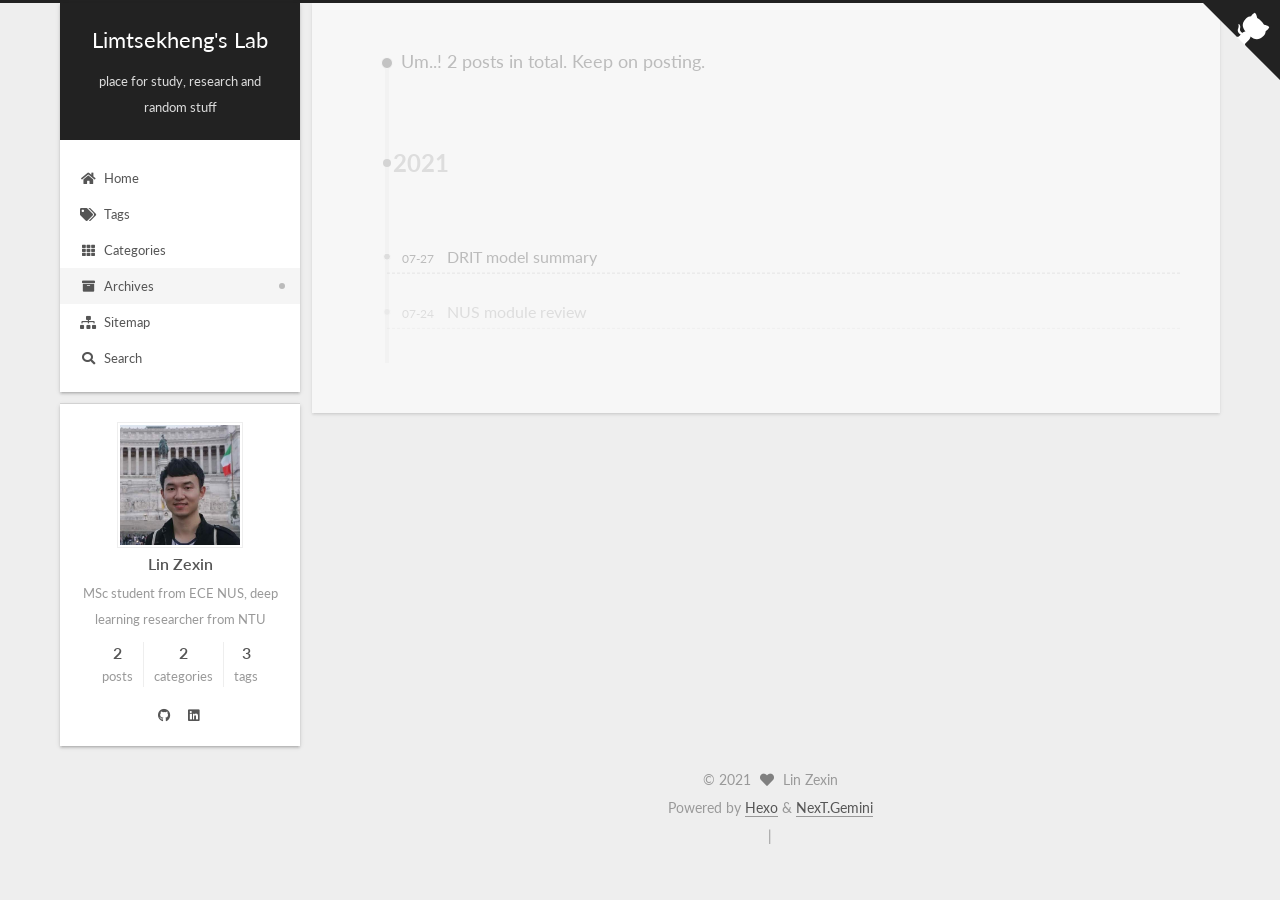
<file: archives/index.html>
<!DOCTYPE html>
<html lang="en">
<head>
  <meta charset="UTF-8">
<meta name="viewport" content="width=device-width, initial-scale=1, maximum-scale=2">
<meta name="theme-color" content="#222">
<meta name="generator" content="Hexo 5.4.0">
  <link rel="apple-touch-icon" sizes="180x180" href="/images/apple-touch-icon-next.png">
  <link rel="icon" type="image/png" sizes="32x32" href="/images/favicon-32x32-next.png">
  <link rel="icon" type="image/png" sizes="16x16" href="/images/favicon-16x16-next.png">
  <link rel="mask-icon" href="/images/logo.svg" color="#222">
  <meta name="google-site-verification" content="xA-W3sebGFf6dTk8YPAMkwnfuIJhe0gxlaIzkdNowqA">

<link rel="stylesheet" href="/css/main.css">

<link rel="stylesheet" href="//fonts.googleapis.com/css?family=Lato:300,300italic,400,400italic,700,700italic&display=swap&subset=latin,latin-ext">
<link rel="stylesheet" href="/lib/font-awesome/css/all.min.css">

<script id="hexo-configurations">
    var NexT = window.NexT || {};
    var CONFIG = {"hostname":"limtsekheng.github.io","root":"/","scheme":"Gemini","version":"7.8.0","exturl":false,"sidebar":{"position":"left","display":"post","padding":18,"offset":12,"onmobile":false},"copycode":{"enable":true,"show_result":true,"style":"mac"},"back2top":{"enable":true,"sidebar":false,"scrollpercent":false},"bookmark":{"enable":false,"color":"#222","save":"auto"},"fancybox":false,"mediumzoom":false,"lazyload":false,"pangu":false,"comments":{"style":"tabs","active":"disqus","storage":true,"lazyload":false,"nav":null,"activeClass":"disqus"},"algolia":{"hits":{"per_page":10},"labels":{"input_placeholder":"Search for Posts","hits_empty":"We didn't find any results for the search: ${query}","hits_stats":"${hits} results found in ${time} ms"}},"localsearch":{"enable":true,"trigger":"auto","top_n_per_article":5,"unescape":false,"preload":false},"motion":{"enable":true,"async":false,"transition":{"post_block":"fadeIn","post_header":"slideDownIn","post_body":"slideDownIn","coll_header":"slideLeftIn","sidebar":"slideUpIn"}},"path":"search.xml"};
  </script>

  <meta name="description" content="MSc student from ECE NUS, deep learning researcher from NTU">
<meta property="og:type" content="website">
<meta property="og:title" content="Limtsekheng&#39;s Lab">
<meta property="og:url" content="http://limtsekheng.github.io/archives/index.html">
<meta property="og:site_name" content="Limtsekheng&#39;s Lab">
<meta property="og:description" content="MSc student from ECE NUS, deep learning researcher from NTU">
<meta property="og:locale" content="en_US">
<meta property="article:author" content="Lin Zexin">
<meta name="twitter:card" content="summary">

<link rel="canonical" href="http://limtsekheng.github.io/archives/">


<script id="page-configurations">
  // https://hexo.io/docs/variables.html
  CONFIG.page = {
    sidebar: "",
    isHome : false,
    isPost : false,
    lang   : 'en'
  };
</script>

  <title>Archive | Limtsekheng's Lab</title>
  






  <noscript>
  <style>
  .use-motion .brand,
  .use-motion .menu-item,
  .sidebar-inner,
  .use-motion .post-block,
  .use-motion .pagination,
  .use-motion .comments,
  .use-motion .post-header,
  .use-motion .post-body,
  .use-motion .collection-header { opacity: initial; }

  .use-motion .site-title,
  .use-motion .site-subtitle {
    opacity: initial;
    top: initial;
  }

  .use-motion .logo-line-before i { left: initial; }
  .use-motion .logo-line-after i { right: initial; }
  </style>
</noscript>

</head>

<body itemscope itemtype="http://schema.org/WebPage">
  <div class="container use-motion">
    <div class="headband"></div>

    <header class="header" itemscope itemtype="http://schema.org/WPHeader">
      <div class="header-inner"><div class="site-brand-container">
  <div class="site-nav-toggle">
    <div class="toggle" aria-label="Toggle navigation bar">
      <span class="toggle-line toggle-line-first"></span>
      <span class="toggle-line toggle-line-middle"></span>
      <span class="toggle-line toggle-line-last"></span>
    </div>
  </div>

  <div class="site-meta">

    <a href="/" class="brand" rel="start">
      <span class="logo-line-before"><i></i></span>
      <h1 class="site-title">Limtsekheng's Lab</h1>
      <span class="logo-line-after"><i></i></span>
    </a>
      <p class="site-subtitle" itemprop="description">place for study, research and random stuff</p>
  </div>

  <div class="site-nav-right">
    <div class="toggle popup-trigger">
        <i class="fa fa-search fa-fw fa-lg"></i>
    </div>
  </div>
</div>




<nav class="site-nav">
  <ul id="menu" class="main-menu menu">
        <li class="menu-item menu-item-home">

    <a href="/" rel="section"><i class="fa fa-home fa-fw"></i>Home</a>

  </li>
        <li class="menu-item menu-item-tags">

    <a href="/tags/" rel="section"><i class="fa fa-tags fa-fw"></i>Tags</a>

  </li>
        <li class="menu-item menu-item-categories">

    <a href="/categories/" rel="section"><i class="fa fa-th fa-fw"></i>Categories</a>

  </li>
        <li class="menu-item menu-item-archives">

    <a href="/archives/" rel="section"><i class="fa fa-archive fa-fw"></i>Archives</a>

  </li>
        <li class="menu-item menu-item-sitemap">

    <a href="/sitemap.xml" rel="section"><i class="fa fa-sitemap fa-fw"></i>Sitemap</a>

  </li>
      <li class="menu-item menu-item-search">
        <a role="button" class="popup-trigger"><i class="fa fa-search fa-fw"></i>Search
        </a>
      </li>
  </ul>
</nav>



  <div class="search-pop-overlay">
    <div class="popup search-popup">
        <div class="search-header">
  <span class="search-icon">
    <i class="fa fa-search"></i>
  </span>
  <div class="search-input-container">
    <input autocomplete="off" autocapitalize="off"
           placeholder="Searching..." spellcheck="false"
           type="search" class="search-input">
  </div>
  <span class="popup-btn-close">
    <i class="fa fa-times-circle"></i>
  </span>
</div>
<div id="search-result">
  <div id="no-result">
    <i class="fa fa-spinner fa-pulse fa-5x fa-fw"></i>
  </div>
</div>

    </div>
  </div>

</div>
    </header>

    
  <div class="back-to-top">
    <i class="fa fa-arrow-up"></i>
    <span>0%</span>
  </div>

  <a href="https://github.com/limtsekheng" class="github-corner" title="Visit my GitHub" aria-label="Visit my GitHub" rel="noopener" target="_blank"><svg width="80" height="80" viewBox="0 0 250 250" aria-hidden="true"><path d="M0,0 L115,115 L130,115 L142,142 L250,250 L250,0 Z"></path><path d="M128.3,109.0 C113.8,99.7 119.0,89.6 119.0,89.6 C122.0,82.7 120.5,78.6 120.5,78.6 C119.2,72.0 123.4,76.3 123.4,76.3 C127.3,80.9 125.5,87.3 125.5,87.3 C122.9,97.6 130.6,101.9 134.4,103.2" fill="currentColor" style="transform-origin: 130px 106px;" class="octo-arm"></path><path d="M115.0,115.0 C114.9,115.1 118.7,116.5 119.8,115.4 L133.7,101.6 C136.9,99.2 139.9,98.4 142.2,98.6 C133.8,88.0 127.5,74.4 143.8,58.0 C148.5,53.4 154.0,51.2 159.7,51.0 C160.3,49.4 163.2,43.6 171.4,40.1 C171.4,40.1 176.1,42.5 178.8,56.2 C183.1,58.6 187.2,61.8 190.9,65.4 C194.5,69.0 197.7,73.2 200.1,77.6 C213.8,80.2 216.3,84.9 216.3,84.9 C212.7,93.1 206.9,96.0 205.4,96.6 C205.1,102.4 203.0,107.8 198.3,112.5 C181.9,128.9 168.3,122.5 157.7,114.1 C157.9,116.9 156.7,120.9 152.7,124.9 L141.0,136.5 C139.8,137.7 141.6,141.9 141.8,141.8 Z" fill="currentColor" class="octo-body"></path></svg></a>


    <main class="main">
      <div class="main-inner">
        <div class="content-wrap">
          

          <div class="content archive">
            

  
  
  
  <div class="post-block">
    <div class="posts-collapse">
      <div class="collection-title">
        <span class="collection-header">Um..! 2 posts in total. Keep on posting.</span>
      </div>

      
    <div class="collection-year">
      <span class="collection-header">2021</span>
    </div>

  <article itemscope itemtype="http://schema.org/Article">
    <header class="post-header">

      <div class="post-meta">
        <time itemprop="dateCreated"
              datetime="2021-07-27T23:05:13+08:00"
              content="2021-07-27">
          07-27
        </time>
      </div>

      <div class="post-title">
          <a class="post-title-link" href="/2021/07/27/DRIT/" itemprop="url">
            <span itemprop="name">DRIT model summary</span>
          </a>
      </div>

    </header>
  </article>

  <article itemscope itemtype="http://schema.org/Article">
    <header class="post-header">

      <div class="post-meta">
        <time itemprop="dateCreated"
              datetime="2021-07-24T23:25:08+08:00"
              content="2021-07-24">
          07-24
        </time>
      </div>

      <div class="post-title">
          <a class="post-title-link" href="/2021/07/24/nus_module_review/" itemprop="url">
            <span itemprop="name">NUS module review</span>
          </a>
      </div>

    </header>
  </article>


    </div>
  </div>
  
  
  

  



          </div>
          

<script>
  window.addEventListener('tabs:register', () => {
    let { activeClass } = CONFIG.comments;
    if (CONFIG.comments.storage) {
      activeClass = localStorage.getItem('comments_active') || activeClass;
    }
    if (activeClass) {
      let activeTab = document.querySelector(`a[href="#comment-${activeClass}"]`);
      if (activeTab) {
        activeTab.click();
      }
    }
  });
  if (CONFIG.comments.storage) {
    window.addEventListener('tabs:click', event => {
      if (!event.target.matches('.tabs-comment .tab-content .tab-pane')) return;
      let commentClass = event.target.classList[1];
      localStorage.setItem('comments_active', commentClass);
    });
  }
</script>

        </div>
          
  
  <div class="toggle sidebar-toggle">
    <span class="toggle-line toggle-line-first"></span>
    <span class="toggle-line toggle-line-middle"></span>
    <span class="toggle-line toggle-line-last"></span>
  </div>

  <aside class="sidebar">
    <div class="sidebar-inner">

      <ul class="sidebar-nav motion-element">
        <li class="sidebar-nav-toc">
          Table of Contents
        </li>
        <li class="sidebar-nav-overview">
          Overview
        </li>
      </ul>

      <!--noindex-->
      <div class="post-toc-wrap sidebar-panel">
      </div>
      <!--/noindex-->

      <div class="site-overview-wrap sidebar-panel">
        <div class="site-author motion-element" itemprop="author" itemscope itemtype="http://schema.org/Person">
    <img class="site-author-image" itemprop="image" alt="Lin Zexin"
      src="/images/avatar.jpg">
  <p class="site-author-name" itemprop="name">Lin Zexin</p>
  <div class="site-description" itemprop="description">MSc student from ECE NUS, deep learning researcher from NTU</div>
</div>
<div class="site-state-wrap motion-element">
  <nav class="site-state">
      <div class="site-state-item site-state-posts">
          <a href="/archives/">
        
          <span class="site-state-item-count">2</span>
          <span class="site-state-item-name">posts</span>
        </a>
      </div>
      <div class="site-state-item site-state-categories">
            <a href="/categories/">
          
        <span class="site-state-item-count">2</span>
        <span class="site-state-item-name">categories</span></a>
      </div>
      <div class="site-state-item site-state-tags">
            <a href="/tags/">
          
        <span class="site-state-item-count">3</span>
        <span class="site-state-item-name">tags</span></a>
      </div>
  </nav>
</div>
  <div class="links-of-author motion-element">
      <span class="links-of-author-item">
        <a href="https://github.com/limtsekheng" title="GitHub → https:&#x2F;&#x2F;github.com&#x2F;limtsekheng" rel="noopener" target="_blank"><i class="fab fa-github fa-fw"></i></a>
      </span>
      <span class="links-of-author-item">
        <a href="https://www.linkedin.com/in/lin-zexin-281898138" title="Linkedin → https:&#x2F;&#x2F;www.linkedin.com&#x2F;in&#x2F;lin-zexin-281898138" rel="noopener" target="_blank"><i class="fab fa-linkedin fa-fw"></i></a>
      </span>
  </div>



      </div>

      <script type="text/javascript" src="//rf.revolvermaps.com/0/0/8.js?i=5z7zpd9k8y4&amp;m=0&amp;c=ff0000&amp;cr1=ffffff&amp;f=arial&amp;l=33" async="async"></script>
    </div>
  </aside>
  <div id="sidebar-dimmer"></div>


      </div>
    </main>

    <footer class="footer">
      <div class="footer-inner">
        

        

<div class="copyright">
  
  &copy; 
  <span itemprop="copyrightYear">2021</span>
  <span class="with-love">
    <i class="fa fa-heart"></i>
  </span>
  <span class="author" itemprop="copyrightHolder">Lin Zexin</span>
</div>
  <div class="powered-by">Powered by <a href="https://hexo.io/" class="theme-link" rel="noopener" target="_blank">Hexo</a> & <a href="https://theme-next.org/" class="theme-link" rel="noopener" target="_blank">NexT.Gemini</a>
  </div>

        
<div class="busuanzi-count">
  <script async src="https://busuanzi.ibruce.info/busuanzi/2.3/busuanzi.pure.mini.js"></script>
    <span class="post-meta-item" id="busuanzi_container_site_uv" style="display: none;">
      <span class="post-meta-item-icon">
        <i class="fa fa-user"></i>
      </span>
      <span class="site-uv" title="Total Visitors">
        <span id="busuanzi_value_site_uv"></span>
      </span>
    </span>
    <span class="post-meta-divider">|</span>
    <span class="post-meta-item" id="busuanzi_container_site_pv" style="display: none;">
      <span class="post-meta-item-icon">
        <i class="fa fa-eye"></i>
      </span>
      <span class="site-pv" title="Total Views">
        <span id="busuanzi_value_site_pv"></span>
      </span>
    </span>
</div>








      </div>
    </footer>
  </div>

  
  <script src="/lib/anime.min.js"></script>
  <script src="/lib/velocity/velocity.min.js"></script>
  <script src="/lib/velocity/velocity.ui.min.js"></script>

<script src="/js/utils.js"></script>

<script src="/js/motion.js"></script>


<script src="/js/schemes/pisces.js"></script>


<script src="/js/next-boot.js"></script>




  




  
<script src="/js/local-search.js"></script>













  

  

  

<script>
  function loadCount() {
    var d = document, s = d.createElement('script');
    s.src = 'https://linzexin.disqus.com/count.js';
    s.id = 'dsq-count-scr';
    (d.head || d.body).appendChild(s);
  }
  // defer loading until the whole page loading is completed
  window.addEventListener('load', loadCount, false);
</script>

</body>
</html>
</file>
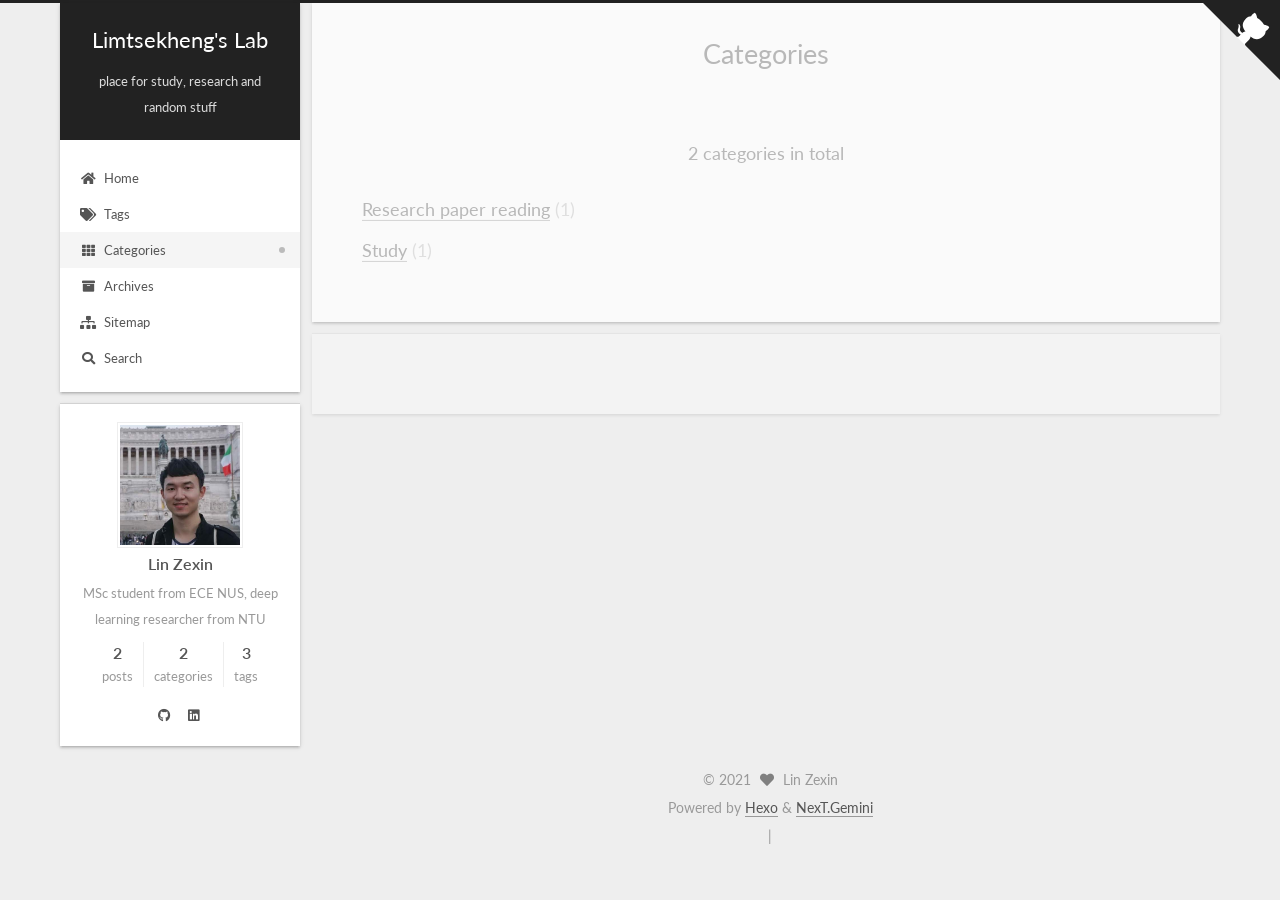
<file: categories/index.html>
<!DOCTYPE html>
<html lang="en">
<head>
  <meta charset="UTF-8">
<meta name="viewport" content="width=device-width, initial-scale=1, maximum-scale=2">
<meta name="theme-color" content="#222">
<meta name="generator" content="Hexo 5.4.0">
  <link rel="apple-touch-icon" sizes="180x180" href="/images/apple-touch-icon-next.png">
  <link rel="icon" type="image/png" sizes="32x32" href="/images/favicon-32x32-next.png">
  <link rel="icon" type="image/png" sizes="16x16" href="/images/favicon-16x16-next.png">
  <link rel="mask-icon" href="/images/logo.svg" color="#222">
  <meta name="google-site-verification" content="xA-W3sebGFf6dTk8YPAMkwnfuIJhe0gxlaIzkdNowqA">

<link rel="stylesheet" href="/css/main.css">

<link rel="stylesheet" href="//fonts.googleapis.com/css?family=Lato:300,300italic,400,400italic,700,700italic&display=swap&subset=latin,latin-ext">
<link rel="stylesheet" href="/lib/font-awesome/css/all.min.css">

<script id="hexo-configurations">
    var NexT = window.NexT || {};
    var CONFIG = {"hostname":"limtsekheng.github.io","root":"/","scheme":"Gemini","version":"7.8.0","exturl":false,"sidebar":{"position":"left","display":"post","padding":18,"offset":12,"onmobile":false},"copycode":{"enable":true,"show_result":true,"style":"mac"},"back2top":{"enable":true,"sidebar":false,"scrollpercent":false},"bookmark":{"enable":false,"color":"#222","save":"auto"},"fancybox":false,"mediumzoom":false,"lazyload":false,"pangu":false,"comments":{"style":"tabs","active":"disqus","storage":true,"lazyload":false,"nav":null,"activeClass":"disqus"},"algolia":{"hits":{"per_page":10},"labels":{"input_placeholder":"Search for Posts","hits_empty":"We didn't find any results for the search: ${query}","hits_stats":"${hits} results found in ${time} ms"}},"localsearch":{"enable":true,"trigger":"auto","top_n_per_article":5,"unescape":false,"preload":false},"motion":{"enable":true,"async":false,"transition":{"post_block":"fadeIn","post_header":"slideDownIn","post_body":"slideDownIn","coll_header":"slideLeftIn","sidebar":"slideUpIn"}},"path":"search.xml"};
  </script>

  <meta name="description" content="MSc student from ECE NUS, deep learning researcher from NTU">
<meta property="og:type" content="website">
<meta property="og:title" content="Categories">
<meta property="og:url" content="http://limtsekheng.github.io/categories/index.html">
<meta property="og:site_name" content="Limtsekheng&#39;s Lab">
<meta property="og:description" content="MSc student from ECE NUS, deep learning researcher from NTU">
<meta property="og:locale" content="en_US">
<meta property="article:published_time" content="2021-07-25T15:09:39.000Z">
<meta property="article:modified_time" content="2021-07-25T15:47:29.298Z">
<meta property="article:author" content="Lin Zexin">
<meta name="twitter:card" content="summary">

<link rel="canonical" href="http://limtsekheng.github.io/categories/">


<script id="page-configurations">
  // https://hexo.io/docs/variables.html
  CONFIG.page = {
    sidebar: "",
    isHome : false,
    isPost : false,
    lang   : 'en'
  };
</script>

  <title>Categories | Limtsekheng's Lab
</title>
  






  <noscript>
  <style>
  .use-motion .brand,
  .use-motion .menu-item,
  .sidebar-inner,
  .use-motion .post-block,
  .use-motion .pagination,
  .use-motion .comments,
  .use-motion .post-header,
  .use-motion .post-body,
  .use-motion .collection-header { opacity: initial; }

  .use-motion .site-title,
  .use-motion .site-subtitle {
    opacity: initial;
    top: initial;
  }

  .use-motion .logo-line-before i { left: initial; }
  .use-motion .logo-line-after i { right: initial; }
  </style>
</noscript>

</head>

<body itemscope itemtype="http://schema.org/WebPage">
  <div class="container use-motion">
    <div class="headband"></div>

    <header class="header" itemscope itemtype="http://schema.org/WPHeader">
      <div class="header-inner"><div class="site-brand-container">
  <div class="site-nav-toggle">
    <div class="toggle" aria-label="Toggle navigation bar">
      <span class="toggle-line toggle-line-first"></span>
      <span class="toggle-line toggle-line-middle"></span>
      <span class="toggle-line toggle-line-last"></span>
    </div>
  </div>

  <div class="site-meta">

    <a href="/" class="brand" rel="start">
      <span class="logo-line-before"><i></i></span>
      <h1 class="site-title">Limtsekheng's Lab</h1>
      <span class="logo-line-after"><i></i></span>
    </a>
      <p class="site-subtitle" itemprop="description">place for study, research and random stuff</p>
  </div>

  <div class="site-nav-right">
    <div class="toggle popup-trigger">
        <i class="fa fa-search fa-fw fa-lg"></i>
    </div>
  </div>
</div>




<nav class="site-nav">
  <ul id="menu" class="main-menu menu">
        <li class="menu-item menu-item-home">

    <a href="/" rel="section"><i class="fa fa-home fa-fw"></i>Home</a>

  </li>
        <li class="menu-item menu-item-tags">

    <a href="/tags/" rel="section"><i class="fa fa-tags fa-fw"></i>Tags</a>

  </li>
        <li class="menu-item menu-item-categories">

    <a href="/categories/" rel="section"><i class="fa fa-th fa-fw"></i>Categories</a>

  </li>
        <li class="menu-item menu-item-archives">

    <a href="/archives/" rel="section"><i class="fa fa-archive fa-fw"></i>Archives</a>

  </li>
        <li class="menu-item menu-item-sitemap">

    <a href="/sitemap.xml" rel="section"><i class="fa fa-sitemap fa-fw"></i>Sitemap</a>

  </li>
      <li class="menu-item menu-item-search">
        <a role="button" class="popup-trigger"><i class="fa fa-search fa-fw"></i>Search
        </a>
      </li>
  </ul>
</nav>



  <div class="search-pop-overlay">
    <div class="popup search-popup">
        <div class="search-header">
  <span class="search-icon">
    <i class="fa fa-search"></i>
  </span>
  <div class="search-input-container">
    <input autocomplete="off" autocapitalize="off"
           placeholder="Searching..." spellcheck="false"
           type="search" class="search-input">
  </div>
  <span class="popup-btn-close">
    <i class="fa fa-times-circle"></i>
  </span>
</div>
<div id="search-result">
  <div id="no-result">
    <i class="fa fa-spinner fa-pulse fa-5x fa-fw"></i>
  </div>
</div>

    </div>
  </div>

</div>
    </header>

    
  <div class="back-to-top">
    <i class="fa fa-arrow-up"></i>
    <span>0%</span>
  </div>

  <a href="https://github.com/limtsekheng" class="github-corner" title="Visit my GitHub" aria-label="Visit my GitHub" rel="noopener" target="_blank"><svg width="80" height="80" viewBox="0 0 250 250" aria-hidden="true"><path d="M0,0 L115,115 L130,115 L142,142 L250,250 L250,0 Z"></path><path d="M128.3,109.0 C113.8,99.7 119.0,89.6 119.0,89.6 C122.0,82.7 120.5,78.6 120.5,78.6 C119.2,72.0 123.4,76.3 123.4,76.3 C127.3,80.9 125.5,87.3 125.5,87.3 C122.9,97.6 130.6,101.9 134.4,103.2" fill="currentColor" style="transform-origin: 130px 106px;" class="octo-arm"></path><path d="M115.0,115.0 C114.9,115.1 118.7,116.5 119.8,115.4 L133.7,101.6 C136.9,99.2 139.9,98.4 142.2,98.6 C133.8,88.0 127.5,74.4 143.8,58.0 C148.5,53.4 154.0,51.2 159.7,51.0 C160.3,49.4 163.2,43.6 171.4,40.1 C171.4,40.1 176.1,42.5 178.8,56.2 C183.1,58.6 187.2,61.8 190.9,65.4 C194.5,69.0 197.7,73.2 200.1,77.6 C213.8,80.2 216.3,84.9 216.3,84.9 C212.7,93.1 206.9,96.0 205.4,96.6 C205.1,102.4 203.0,107.8 198.3,112.5 C181.9,128.9 168.3,122.5 157.7,114.1 C157.9,116.9 156.7,120.9 152.7,124.9 L141.0,136.5 C139.8,137.7 141.6,141.9 141.8,141.8 Z" fill="currentColor" class="octo-body"></path></svg></a>


    <main class="main">
      <div class="main-inner">
        <div class="content-wrap">
          
  
  

          <div class="content page posts-expand">
            

    
    
    
    <div class="post-block" lang="en">
      <header class="post-header">

<h1 class="post-title" itemprop="name headline">Categories
</h1>

<div class="post-meta">
  

</div>

</header>

      
      
      
      <div class="post-body">
          <div class="category-all-page">
            <div class="category-all-title">
              2 categories in total
            </div>
            <div class="category-all">
              <ul class="category-list"><li class="category-list-item"><a class="category-list-link" href="/categories/Research-paper-reading/">Research paper reading</a><span class="category-list-count">1</span></li><li class="category-list-item"><a class="category-list-link" href="/categories/Study/">Study</a><span class="category-list-count">1</span></li></ul>
            </div>
          </div>
        
      </div>
      
      
      
    </div>
    

    
    
    


          </div>
          
    
  <div class="comments">
    <div id="disqus_thread">
      <noscript>Please enable JavaScript to view the comments powered by Disqus.</noscript>
    </div>
  </div>
  

<script>
  window.addEventListener('tabs:register', () => {
    let { activeClass } = CONFIG.comments;
    if (CONFIG.comments.storage) {
      activeClass = localStorage.getItem('comments_active') || activeClass;
    }
    if (activeClass) {
      let activeTab = document.querySelector(`a[href="#comment-${activeClass}"]`);
      if (activeTab) {
        activeTab.click();
      }
    }
  });
  if (CONFIG.comments.storage) {
    window.addEventListener('tabs:click', event => {
      if (!event.target.matches('.tabs-comment .tab-content .tab-pane')) return;
      let commentClass = event.target.classList[1];
      localStorage.setItem('comments_active', commentClass);
    });
  }
</script>

        </div>
          
  
  <div class="toggle sidebar-toggle">
    <span class="toggle-line toggle-line-first"></span>
    <span class="toggle-line toggle-line-middle"></span>
    <span class="toggle-line toggle-line-last"></span>
  </div>

  <aside class="sidebar">
    <div class="sidebar-inner">

      <ul class="sidebar-nav motion-element">
        <li class="sidebar-nav-toc">
          Table of Contents
        </li>
        <li class="sidebar-nav-overview">
          Overview
        </li>
      </ul>

      <!--noindex-->
      <div class="post-toc-wrap sidebar-panel">
      </div>
      <!--/noindex-->

      <div class="site-overview-wrap sidebar-panel">
        <div class="site-author motion-element" itemprop="author" itemscope itemtype="http://schema.org/Person">
    <img class="site-author-image" itemprop="image" alt="Lin Zexin"
      src="/images/avatar.jpg">
  <p class="site-author-name" itemprop="name">Lin Zexin</p>
  <div class="site-description" itemprop="description">MSc student from ECE NUS, deep learning researcher from NTU</div>
</div>
<div class="site-state-wrap motion-element">
  <nav class="site-state">
      <div class="site-state-item site-state-posts">
          <a href="/archives/">
        
          <span class="site-state-item-count">2</span>
          <span class="site-state-item-name">posts</span>
        </a>
      </div>
      <div class="site-state-item site-state-categories">
            <a href="/categories/">
          
        <span class="site-state-item-count">2</span>
        <span class="site-state-item-name">categories</span></a>
      </div>
      <div class="site-state-item site-state-tags">
            <a href="/tags/">
          
        <span class="site-state-item-count">3</span>
        <span class="site-state-item-name">tags</span></a>
      </div>
  </nav>
</div>
  <div class="links-of-author motion-element">
      <span class="links-of-author-item">
        <a href="https://github.com/limtsekheng" title="GitHub → https:&#x2F;&#x2F;github.com&#x2F;limtsekheng" rel="noopener" target="_blank"><i class="fab fa-github fa-fw"></i></a>
      </span>
      <span class="links-of-author-item">
        <a href="https://www.linkedin.com/in/lin-zexin-281898138" title="Linkedin → https:&#x2F;&#x2F;www.linkedin.com&#x2F;in&#x2F;lin-zexin-281898138" rel="noopener" target="_blank"><i class="fab fa-linkedin fa-fw"></i></a>
      </span>
  </div>



      </div>

      <script type="text/javascript" src="//rf.revolvermaps.com/0/0/8.js?i=5z7zpd9k8y4&amp;m=0&amp;c=ff0000&amp;cr1=ffffff&amp;f=arial&amp;l=33" async="async"></script>
    </div>
  </aside>
  <div id="sidebar-dimmer"></div>


      </div>
    </main>

    <footer class="footer">
      <div class="footer-inner">
        

        

<div class="copyright">
  
  &copy; 
  <span itemprop="copyrightYear">2021</span>
  <span class="with-love">
    <i class="fa fa-heart"></i>
  </span>
  <span class="author" itemprop="copyrightHolder">Lin Zexin</span>
</div>
  <div class="powered-by">Powered by <a href="https://hexo.io/" class="theme-link" rel="noopener" target="_blank">Hexo</a> & <a href="https://theme-next.org/" class="theme-link" rel="noopener" target="_blank">NexT.Gemini</a>
  </div>

        
<div class="busuanzi-count">
  <script async src="https://busuanzi.ibruce.info/busuanzi/2.3/busuanzi.pure.mini.js"></script>
    <span class="post-meta-item" id="busuanzi_container_site_uv" style="display: none;">
      <span class="post-meta-item-icon">
        <i class="fa fa-user"></i>
      </span>
      <span class="site-uv" title="Total Visitors">
        <span id="busuanzi_value_site_uv"></span>
      </span>
    </span>
    <span class="post-meta-divider">|</span>
    <span class="post-meta-item" id="busuanzi_container_site_pv" style="display: none;">
      <span class="post-meta-item-icon">
        <i class="fa fa-eye"></i>
      </span>
      <span class="site-pv" title="Total Views">
        <span id="busuanzi_value_site_pv"></span>
      </span>
    </span>
</div>








      </div>
    </footer>
  </div>

  
  <script src="/lib/anime.min.js"></script>
  <script src="/lib/velocity/velocity.min.js"></script>
  <script src="/lib/velocity/velocity.ui.min.js"></script>

<script src="/js/utils.js"></script>

<script src="/js/motion.js"></script>


<script src="/js/schemes/pisces.js"></script>


<script src="/js/next-boot.js"></script>




  




  
<script src="/js/local-search.js"></script>













  

  

  

<script>
  function loadCount() {
    var d = document, s = d.createElement('script');
    s.src = 'https://linzexin.disqus.com/count.js';
    s.id = 'dsq-count-scr';
    (d.head || d.body).appendChild(s);
  }
  // defer loading until the whole page loading is completed
  window.addEventListener('load', loadCount, false);
</script>
<script>
  var disqus_config = function() {
    this.page.url = "http://limtsekheng.github.io/categories/index.html";
    this.page.identifier = "categories/index.html";
    this.page.title = "Categories";
    };
  NexT.utils.loadComments(document.querySelector('#disqus_thread'), () => {
    if (window.DISQUS) {
      DISQUS.reset({
        reload: true,
        config: disqus_config
      });
    } else {
      var d = document, s = d.createElement('script');
      s.src = 'https://linzexin.disqus.com/embed.js';
      s.setAttribute('data-timestamp', '' + +new Date());
      (d.head || d.body).appendChild(s);
    }
  });
</script>

</body>
</html>
</file>
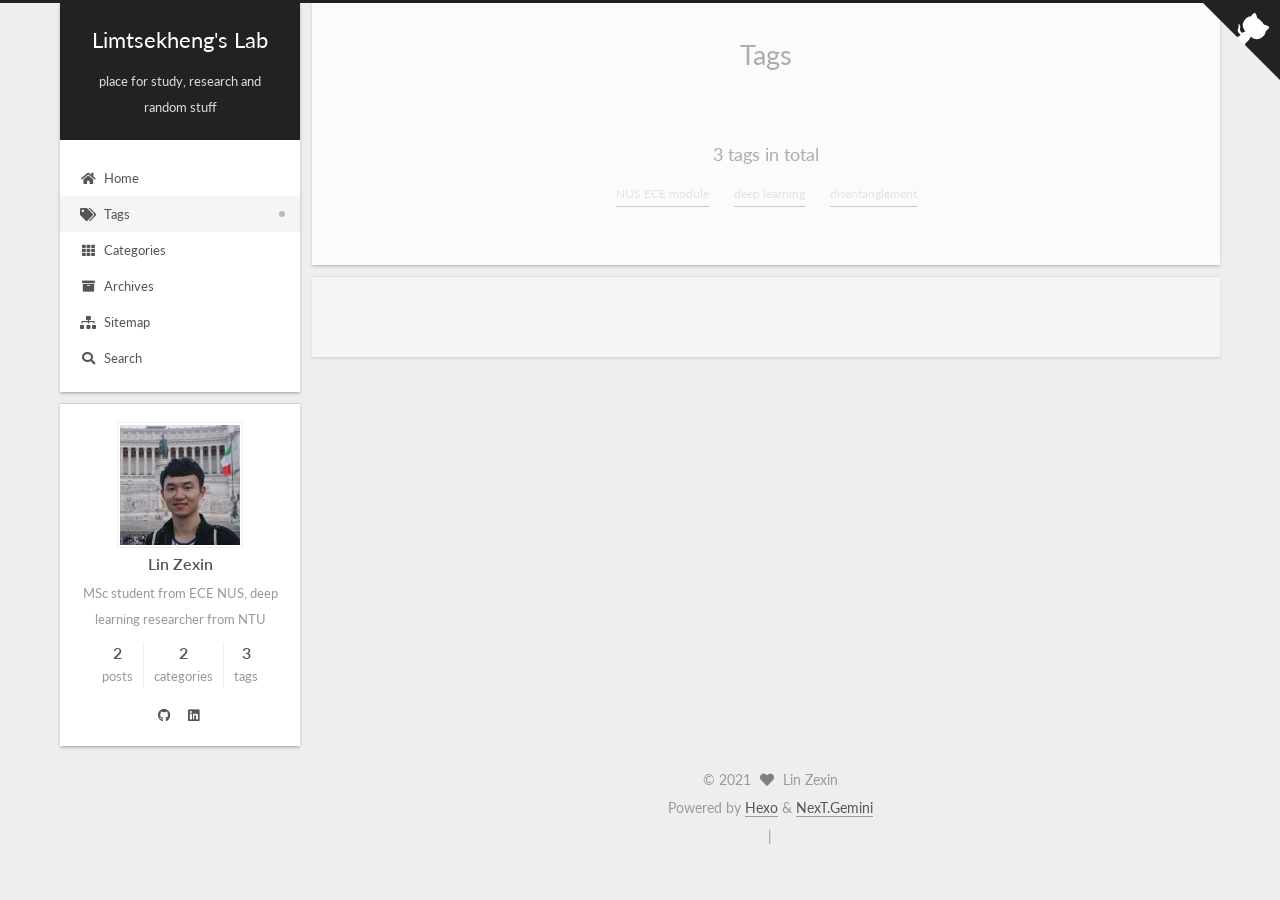
<file: tags/index.html>
<!DOCTYPE html>
<html lang="en">
<head>
  <meta charset="UTF-8">
<meta name="viewport" content="width=device-width, initial-scale=1, maximum-scale=2">
<meta name="theme-color" content="#222">
<meta name="generator" content="Hexo 5.4.0">
  <link rel="apple-touch-icon" sizes="180x180" href="/images/apple-touch-icon-next.png">
  <link rel="icon" type="image/png" sizes="32x32" href="/images/favicon-32x32-next.png">
  <link rel="icon" type="image/png" sizes="16x16" href="/images/favicon-16x16-next.png">
  <link rel="mask-icon" href="/images/logo.svg" color="#222">
  <meta name="google-site-verification" content="xA-W3sebGFf6dTk8YPAMkwnfuIJhe0gxlaIzkdNowqA">

<link rel="stylesheet" href="/css/main.css">

<link rel="stylesheet" href="//fonts.googleapis.com/css?family=Lato:300,300italic,400,400italic,700,700italic&display=swap&subset=latin,latin-ext">
<link rel="stylesheet" href="/lib/font-awesome/css/all.min.css">

<script id="hexo-configurations">
    var NexT = window.NexT || {};
    var CONFIG = {"hostname":"limtsekheng.github.io","root":"/","scheme":"Gemini","version":"7.8.0","exturl":false,"sidebar":{"position":"left","display":"post","padding":18,"offset":12,"onmobile":false},"copycode":{"enable":true,"show_result":true,"style":"mac"},"back2top":{"enable":true,"sidebar":false,"scrollpercent":false},"bookmark":{"enable":false,"color":"#222","save":"auto"},"fancybox":false,"mediumzoom":false,"lazyload":false,"pangu":false,"comments":{"style":"tabs","active":"disqus","storage":true,"lazyload":false,"nav":null,"activeClass":"disqus"},"algolia":{"hits":{"per_page":10},"labels":{"input_placeholder":"Search for Posts","hits_empty":"We didn't find any results for the search: ${query}","hits_stats":"${hits} results found in ${time} ms"}},"localsearch":{"enable":true,"trigger":"auto","top_n_per_article":5,"unescape":false,"preload":false},"motion":{"enable":true,"async":false,"transition":{"post_block":"fadeIn","post_header":"slideDownIn","post_body":"slideDownIn","coll_header":"slideLeftIn","sidebar":"slideUpIn"}},"path":"search.xml"};
  </script>

  <meta name="description" content="MSc student from ECE NUS, deep learning researcher from NTU">
<meta property="og:type" content="website">
<meta property="og:title" content="Tags">
<meta property="og:url" content="http://limtsekheng.github.io/tags/index.html">
<meta property="og:site_name" content="Limtsekheng&#39;s Lab">
<meta property="og:description" content="MSc student from ECE NUS, deep learning researcher from NTU">
<meta property="og:locale" content="en_US">
<meta property="article:published_time" content="2021-07-25T15:43:25.000Z">
<meta property="article:modified_time" content="2021-07-25T15:43:46.329Z">
<meta property="article:author" content="Lin Zexin">
<meta name="twitter:card" content="summary">

<link rel="canonical" href="http://limtsekheng.github.io/tags/">


<script id="page-configurations">
  // https://hexo.io/docs/variables.html
  CONFIG.page = {
    sidebar: "",
    isHome : false,
    isPost : false,
    lang   : 'en'
  };
</script>

  <title>Tags | Limtsekheng's Lab
</title>
  






  <noscript>
  <style>
  .use-motion .brand,
  .use-motion .menu-item,
  .sidebar-inner,
  .use-motion .post-block,
  .use-motion .pagination,
  .use-motion .comments,
  .use-motion .post-header,
  .use-motion .post-body,
  .use-motion .collection-header { opacity: initial; }

  .use-motion .site-title,
  .use-motion .site-subtitle {
    opacity: initial;
    top: initial;
  }

  .use-motion .logo-line-before i { left: initial; }
  .use-motion .logo-line-after i { right: initial; }
  </style>
</noscript>

</head>

<body itemscope itemtype="http://schema.org/WebPage">
  <div class="container use-motion">
    <div class="headband"></div>

    <header class="header" itemscope itemtype="http://schema.org/WPHeader">
      <div class="header-inner"><div class="site-brand-container">
  <div class="site-nav-toggle">
    <div class="toggle" aria-label="Toggle navigation bar">
      <span class="toggle-line toggle-line-first"></span>
      <span class="toggle-line toggle-line-middle"></span>
      <span class="toggle-line toggle-line-last"></span>
    </div>
  </div>

  <div class="site-meta">

    <a href="/" class="brand" rel="start">
      <span class="logo-line-before"><i></i></span>
      <h1 class="site-title">Limtsekheng's Lab</h1>
      <span class="logo-line-after"><i></i></span>
    </a>
      <p class="site-subtitle" itemprop="description">place for study, research and random stuff</p>
  </div>

  <div class="site-nav-right">
    <div class="toggle popup-trigger">
        <i class="fa fa-search fa-fw fa-lg"></i>
    </div>
  </div>
</div>




<nav class="site-nav">
  <ul id="menu" class="main-menu menu">
        <li class="menu-item menu-item-home">

    <a href="/" rel="section"><i class="fa fa-home fa-fw"></i>Home</a>

  </li>
        <li class="menu-item menu-item-tags">

    <a href="/tags/" rel="section"><i class="fa fa-tags fa-fw"></i>Tags</a>

  </li>
        <li class="menu-item menu-item-categories">

    <a href="/categories/" rel="section"><i class="fa fa-th fa-fw"></i>Categories</a>

  </li>
        <li class="menu-item menu-item-archives">

    <a href="/archives/" rel="section"><i class="fa fa-archive fa-fw"></i>Archives</a>

  </li>
        <li class="menu-item menu-item-sitemap">

    <a href="/sitemap.xml" rel="section"><i class="fa fa-sitemap fa-fw"></i>Sitemap</a>

  </li>
      <li class="menu-item menu-item-search">
        <a role="button" class="popup-trigger"><i class="fa fa-search fa-fw"></i>Search
        </a>
      </li>
  </ul>
</nav>



  <div class="search-pop-overlay">
    <div class="popup search-popup">
        <div class="search-header">
  <span class="search-icon">
    <i class="fa fa-search"></i>
  </span>
  <div class="search-input-container">
    <input autocomplete="off" autocapitalize="off"
           placeholder="Searching..." spellcheck="false"
           type="search" class="search-input">
  </div>
  <span class="popup-btn-close">
    <i class="fa fa-times-circle"></i>
  </span>
</div>
<div id="search-result">
  <div id="no-result">
    <i class="fa fa-spinner fa-pulse fa-5x fa-fw"></i>
  </div>
</div>

    </div>
  </div>

</div>
    </header>

    
  <div class="back-to-top">
    <i class="fa fa-arrow-up"></i>
    <span>0%</span>
  </div>

  <a href="https://github.com/limtsekheng" class="github-corner" title="Visit my GitHub" aria-label="Visit my GitHub" rel="noopener" target="_blank"><svg width="80" height="80" viewBox="0 0 250 250" aria-hidden="true"><path d="M0,0 L115,115 L130,115 L142,142 L250,250 L250,0 Z"></path><path d="M128.3,109.0 C113.8,99.7 119.0,89.6 119.0,89.6 C122.0,82.7 120.5,78.6 120.5,78.6 C119.2,72.0 123.4,76.3 123.4,76.3 C127.3,80.9 125.5,87.3 125.5,87.3 C122.9,97.6 130.6,101.9 134.4,103.2" fill="currentColor" style="transform-origin: 130px 106px;" class="octo-arm"></path><path d="M115.0,115.0 C114.9,115.1 118.7,116.5 119.8,115.4 L133.7,101.6 C136.9,99.2 139.9,98.4 142.2,98.6 C133.8,88.0 127.5,74.4 143.8,58.0 C148.5,53.4 154.0,51.2 159.7,51.0 C160.3,49.4 163.2,43.6 171.4,40.1 C171.4,40.1 176.1,42.5 178.8,56.2 C183.1,58.6 187.2,61.8 190.9,65.4 C194.5,69.0 197.7,73.2 200.1,77.6 C213.8,80.2 216.3,84.9 216.3,84.9 C212.7,93.1 206.9,96.0 205.4,96.6 C205.1,102.4 203.0,107.8 198.3,112.5 C181.9,128.9 168.3,122.5 157.7,114.1 C157.9,116.9 156.7,120.9 152.7,124.9 L141.0,136.5 C139.8,137.7 141.6,141.9 141.8,141.8 Z" fill="currentColor" class="octo-body"></path></svg></a>


    <main class="main">
      <div class="main-inner">
        <div class="content-wrap">
          
  
  

          <div class="content page posts-expand">
            

    
    
    
    <div class="post-block" lang="en">
      <header class="post-header">

<h1 class="post-title" itemprop="name headline">Tags
</h1>

<div class="post-meta">
  

</div>

</header>

      
      
      
      <div class="post-body">
          <div class="tag-cloud">
            <div class="tag-cloud-title">
              3 tags in total
            </div>
            <div class="tag-cloud-tags">
              <a href="/tags/NUS-ECE-module/" style="font-size: 12px; color: #ccc">NUS ECE module</a> <a href="/tags/deep-learning/" style="font-size: 12px; color: #ccc">deep learning</a> <a href="/tags/disentanglement/" style="font-size: 12px; color: #ccc">disentanglement</a>
            </div>
          </div>
        
      </div>
      
      
      
    </div>
    

    
    
    


          </div>
          
    
  <div class="comments">
    <div id="disqus_thread">
      <noscript>Please enable JavaScript to view the comments powered by Disqus.</noscript>
    </div>
  </div>
  

<script>
  window.addEventListener('tabs:register', () => {
    let { activeClass } = CONFIG.comments;
    if (CONFIG.comments.storage) {
      activeClass = localStorage.getItem('comments_active') || activeClass;
    }
    if (activeClass) {
      let activeTab = document.querySelector(`a[href="#comment-${activeClass}"]`);
      if (activeTab) {
        activeTab.click();
      }
    }
  });
  if (CONFIG.comments.storage) {
    window.addEventListener('tabs:click', event => {
      if (!event.target.matches('.tabs-comment .tab-content .tab-pane')) return;
      let commentClass = event.target.classList[1];
      localStorage.setItem('comments_active', commentClass);
    });
  }
</script>

        </div>
          
  
  <div class="toggle sidebar-toggle">
    <span class="toggle-line toggle-line-first"></span>
    <span class="toggle-line toggle-line-middle"></span>
    <span class="toggle-line toggle-line-last"></span>
  </div>

  <aside class="sidebar">
    <div class="sidebar-inner">

      <ul class="sidebar-nav motion-element">
        <li class="sidebar-nav-toc">
          Table of Contents
        </li>
        <li class="sidebar-nav-overview">
          Overview
        </li>
      </ul>

      <!--noindex-->
      <div class="post-toc-wrap sidebar-panel">
      </div>
      <!--/noindex-->

      <div class="site-overview-wrap sidebar-panel">
        <div class="site-author motion-element" itemprop="author" itemscope itemtype="http://schema.org/Person">
    <img class="site-author-image" itemprop="image" alt="Lin Zexin"
      src="/images/avatar.jpg">
  <p class="site-author-name" itemprop="name">Lin Zexin</p>
  <div class="site-description" itemprop="description">MSc student from ECE NUS, deep learning researcher from NTU</div>
</div>
<div class="site-state-wrap motion-element">
  <nav class="site-state">
      <div class="site-state-item site-state-posts">
          <a href="/archives/">
        
          <span class="site-state-item-count">2</span>
          <span class="site-state-item-name">posts</span>
        </a>
      </div>
      <div class="site-state-item site-state-categories">
            <a href="/categories/">
          
        <span class="site-state-item-count">2</span>
        <span class="site-state-item-name">categories</span></a>
      </div>
      <div class="site-state-item site-state-tags">
            <a href="/tags/">
          
        <span class="site-state-item-count">3</span>
        <span class="site-state-item-name">tags</span></a>
      </div>
  </nav>
</div>
  <div class="links-of-author motion-element">
      <span class="links-of-author-item">
        <a href="https://github.com/limtsekheng" title="GitHub → https:&#x2F;&#x2F;github.com&#x2F;limtsekheng" rel="noopener" target="_blank"><i class="fab fa-github fa-fw"></i></a>
      </span>
      <span class="links-of-author-item">
        <a href="https://www.linkedin.com/in/lin-zexin-281898138" title="Linkedin → https:&#x2F;&#x2F;www.linkedin.com&#x2F;in&#x2F;lin-zexin-281898138" rel="noopener" target="_blank"><i class="fab fa-linkedin fa-fw"></i></a>
      </span>
  </div>



      </div>

      <script type="text/javascript" src="//rf.revolvermaps.com/0/0/8.js?i=5z7zpd9k8y4&amp;m=0&amp;c=ff0000&amp;cr1=ffffff&amp;f=arial&amp;l=33" async="async"></script>
    </div>
  </aside>
  <div id="sidebar-dimmer"></div>


      </div>
    </main>

    <footer class="footer">
      <div class="footer-inner">
        

        

<div class="copyright">
  
  &copy; 
  <span itemprop="copyrightYear">2021</span>
  <span class="with-love">
    <i class="fa fa-heart"></i>
  </span>
  <span class="author" itemprop="copyrightHolder">Lin Zexin</span>
</div>
  <div class="powered-by">Powered by <a href="https://hexo.io/" class="theme-link" rel="noopener" target="_blank">Hexo</a> & <a href="https://theme-next.org/" class="theme-link" rel="noopener" target="_blank">NexT.Gemini</a>
  </div>

        
<div class="busuanzi-count">
  <script async src="https://busuanzi.ibruce.info/busuanzi/2.3/busuanzi.pure.mini.js"></script>
    <span class="post-meta-item" id="busuanzi_container_site_uv" style="display: none;">
      <span class="post-meta-item-icon">
        <i class="fa fa-user"></i>
      </span>
      <span class="site-uv" title="Total Visitors">
        <span id="busuanzi_value_site_uv"></span>
      </span>
    </span>
    <span class="post-meta-divider">|</span>
    <span class="post-meta-item" id="busuanzi_container_site_pv" style="display: none;">
      <span class="post-meta-item-icon">
        <i class="fa fa-eye"></i>
      </span>
      <span class="site-pv" title="Total Views">
        <span id="busuanzi_value_site_pv"></span>
      </span>
    </span>
</div>








      </div>
    </footer>
  </div>

  
  <script src="/lib/anime.min.js"></script>
  <script src="/lib/velocity/velocity.min.js"></script>
  <script src="/lib/velocity/velocity.ui.min.js"></script>

<script src="/js/utils.js"></script>

<script src="/js/motion.js"></script>


<script src="/js/schemes/pisces.js"></script>


<script src="/js/next-boot.js"></script>




  




  
<script src="/js/local-search.js"></script>













  

  

  

<script>
  function loadCount() {
    var d = document, s = d.createElement('script');
    s.src = 'https://linzexin.disqus.com/count.js';
    s.id = 'dsq-count-scr';
    (d.head || d.body).appendChild(s);
  }
  // defer loading until the whole page loading is completed
  window.addEventListener('load', loadCount, false);
</script>
<script>
  var disqus_config = function() {
    this.page.url = "http://limtsekheng.github.io/tags/index.html";
    this.page.identifier = "tags/index.html";
    this.page.title = "Tags";
    };
  NexT.utils.loadComments(document.querySelector('#disqus_thread'), () => {
    if (window.DISQUS) {
      DISQUS.reset({
        reload: true,
        config: disqus_config
      });
    } else {
      var d = document, s = d.createElement('script');
      s.src = 'https://linzexin.disqus.com/embed.js';
      s.setAttribute('data-timestamp', '' + +new Date());
      (d.head || d.body).appendChild(s);
    }
  });
</script>

</body>
</html>
</file>
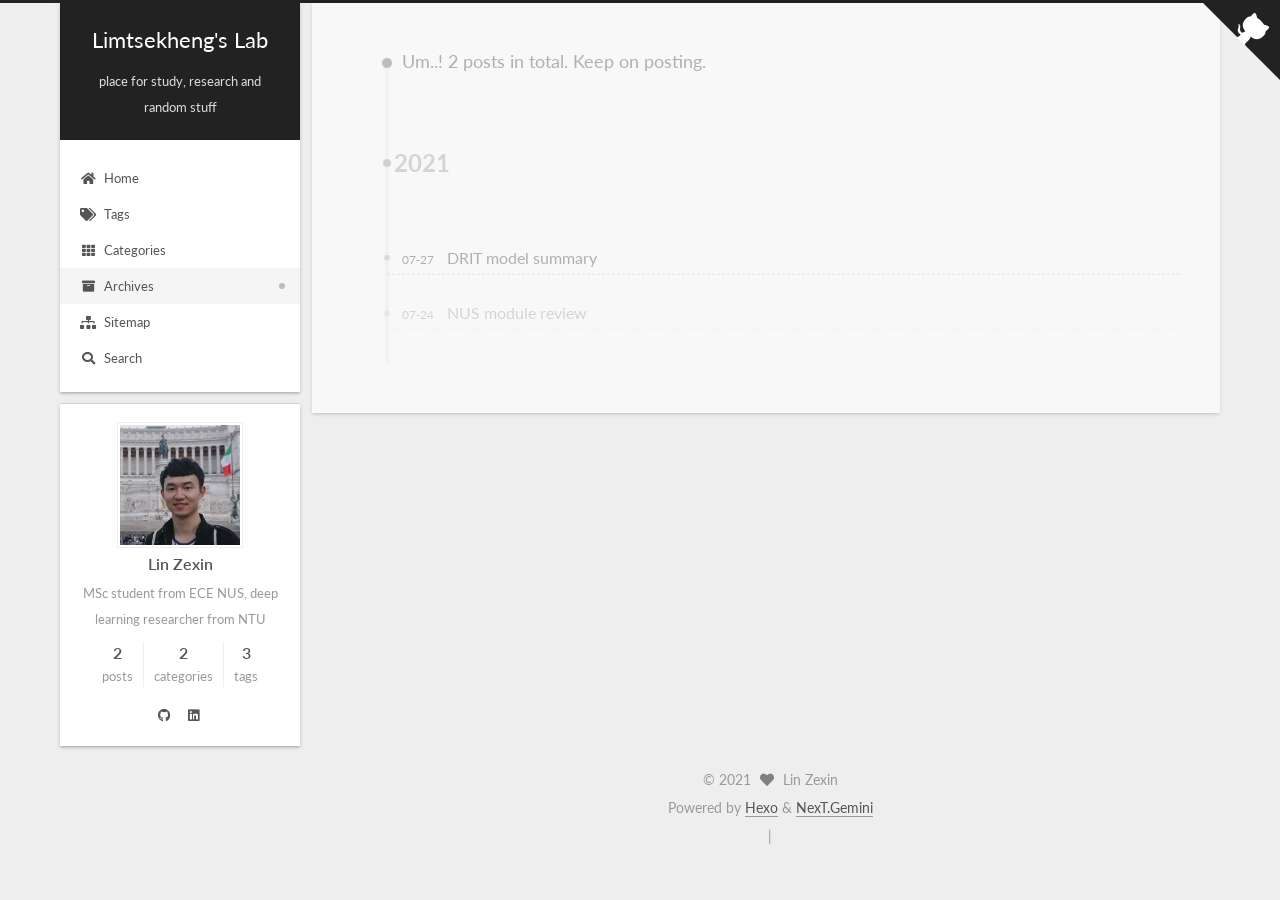
<file: archives/2021/index.html>
<!DOCTYPE html>
<html lang="en">
<head>
  <meta charset="UTF-8">
<meta name="viewport" content="width=device-width, initial-scale=1, maximum-scale=2">
<meta name="theme-color" content="#222">
<meta name="generator" content="Hexo 5.4.0">
  <link rel="apple-touch-icon" sizes="180x180" href="/images/apple-touch-icon-next.png">
  <link rel="icon" type="image/png" sizes="32x32" href="/images/favicon-32x32-next.png">
  <link rel="icon" type="image/png" sizes="16x16" href="/images/favicon-16x16-next.png">
  <link rel="mask-icon" href="/images/logo.svg" color="#222">
  <meta name="google-site-verification" content="xA-W3sebGFf6dTk8YPAMkwnfuIJhe0gxlaIzkdNowqA">

<link rel="stylesheet" href="/css/main.css">

<link rel="stylesheet" href="//fonts.googleapis.com/css?family=Lato:300,300italic,400,400italic,700,700italic&display=swap&subset=latin,latin-ext">
<link rel="stylesheet" href="/lib/font-awesome/css/all.min.css">

<script id="hexo-configurations">
    var NexT = window.NexT || {};
    var CONFIG = {"hostname":"limtsekheng.github.io","root":"/","scheme":"Gemini","version":"7.8.0","exturl":false,"sidebar":{"position":"left","display":"post","padding":18,"offset":12,"onmobile":false},"copycode":{"enable":true,"show_result":true,"style":"mac"},"back2top":{"enable":true,"sidebar":false,"scrollpercent":false},"bookmark":{"enable":false,"color":"#222","save":"auto"},"fancybox":false,"mediumzoom":false,"lazyload":false,"pangu":false,"comments":{"style":"tabs","active":"disqus","storage":true,"lazyload":false,"nav":null,"activeClass":"disqus"},"algolia":{"hits":{"per_page":10},"labels":{"input_placeholder":"Search for Posts","hits_empty":"We didn't find any results for the search: ${query}","hits_stats":"${hits} results found in ${time} ms"}},"localsearch":{"enable":true,"trigger":"auto","top_n_per_article":5,"unescape":false,"preload":false},"motion":{"enable":true,"async":false,"transition":{"post_block":"fadeIn","post_header":"slideDownIn","post_body":"slideDownIn","coll_header":"slideLeftIn","sidebar":"slideUpIn"}},"path":"search.xml"};
  </script>

  <meta name="description" content="MSc student from ECE NUS, deep learning researcher from NTU">
<meta property="og:type" content="website">
<meta property="og:title" content="Limtsekheng&#39;s Lab">
<meta property="og:url" content="http://limtsekheng.github.io/archives/2021/index.html">
<meta property="og:site_name" content="Limtsekheng&#39;s Lab">
<meta property="og:description" content="MSc student from ECE NUS, deep learning researcher from NTU">
<meta property="og:locale" content="en_US">
<meta property="article:author" content="Lin Zexin">
<meta name="twitter:card" content="summary">

<link rel="canonical" href="http://limtsekheng.github.io/archives/2021/">


<script id="page-configurations">
  // https://hexo.io/docs/variables.html
  CONFIG.page = {
    sidebar: "",
    isHome : false,
    isPost : false,
    lang   : 'en'
  };
</script>

  <title>Archive | Limtsekheng's Lab</title>
  






  <noscript>
  <style>
  .use-motion .brand,
  .use-motion .menu-item,
  .sidebar-inner,
  .use-motion .post-block,
  .use-motion .pagination,
  .use-motion .comments,
  .use-motion .post-header,
  .use-motion .post-body,
  .use-motion .collection-header { opacity: initial; }

  .use-motion .site-title,
  .use-motion .site-subtitle {
    opacity: initial;
    top: initial;
  }

  .use-motion .logo-line-before i { left: initial; }
  .use-motion .logo-line-after i { right: initial; }
  </style>
</noscript>

</head>

<body itemscope itemtype="http://schema.org/WebPage">
  <div class="container use-motion">
    <div class="headband"></div>

    <header class="header" itemscope itemtype="http://schema.org/WPHeader">
      <div class="header-inner"><div class="site-brand-container">
  <div class="site-nav-toggle">
    <div class="toggle" aria-label="Toggle navigation bar">
      <span class="toggle-line toggle-line-first"></span>
      <span class="toggle-line toggle-line-middle"></span>
      <span class="toggle-line toggle-line-last"></span>
    </div>
  </div>

  <div class="site-meta">

    <a href="/" class="brand" rel="start">
      <span class="logo-line-before"><i></i></span>
      <h1 class="site-title">Limtsekheng's Lab</h1>
      <span class="logo-line-after"><i></i></span>
    </a>
      <p class="site-subtitle" itemprop="description">place for study, research and random stuff</p>
  </div>

  <div class="site-nav-right">
    <div class="toggle popup-trigger">
        <i class="fa fa-search fa-fw fa-lg"></i>
    </div>
  </div>
</div>




<nav class="site-nav">
  <ul id="menu" class="main-menu menu">
        <li class="menu-item menu-item-home">

    <a href="/" rel="section"><i class="fa fa-home fa-fw"></i>Home</a>

  </li>
        <li class="menu-item menu-item-tags">

    <a href="/tags/" rel="section"><i class="fa fa-tags fa-fw"></i>Tags</a>

  </li>
        <li class="menu-item menu-item-categories">

    <a href="/categories/" rel="section"><i class="fa fa-th fa-fw"></i>Categories</a>

  </li>
        <li class="menu-item menu-item-archives">

    <a href="/archives/" rel="section"><i class="fa fa-archive fa-fw"></i>Archives</a>

  </li>
        <li class="menu-item menu-item-sitemap">

    <a href="/sitemap.xml" rel="section"><i class="fa fa-sitemap fa-fw"></i>Sitemap</a>

  </li>
      <li class="menu-item menu-item-search">
        <a role="button" class="popup-trigger"><i class="fa fa-search fa-fw"></i>Search
        </a>
      </li>
  </ul>
</nav>



  <div class="search-pop-overlay">
    <div class="popup search-popup">
        <div class="search-header">
  <span class="search-icon">
    <i class="fa fa-search"></i>
  </span>
  <div class="search-input-container">
    <input autocomplete="off" autocapitalize="off"
           placeholder="Searching..." spellcheck="false"
           type="search" class="search-input">
  </div>
  <span class="popup-btn-close">
    <i class="fa fa-times-circle"></i>
  </span>
</div>
<div id="search-result">
  <div id="no-result">
    <i class="fa fa-spinner fa-pulse fa-5x fa-fw"></i>
  </div>
</div>

    </div>
  </div>

</div>
    </header>

    
  <div class="back-to-top">
    <i class="fa fa-arrow-up"></i>
    <span>0%</span>
  </div>

  <a href="https://github.com/limtsekheng" class="github-corner" title="Visit my GitHub" aria-label="Visit my GitHub" rel="noopener" target="_blank"><svg width="80" height="80" viewBox="0 0 250 250" aria-hidden="true"><path d="M0,0 L115,115 L130,115 L142,142 L250,250 L250,0 Z"></path><path d="M128.3,109.0 C113.8,99.7 119.0,89.6 119.0,89.6 C122.0,82.7 120.5,78.6 120.5,78.6 C119.2,72.0 123.4,76.3 123.4,76.3 C127.3,80.9 125.5,87.3 125.5,87.3 C122.9,97.6 130.6,101.9 134.4,103.2" fill="currentColor" style="transform-origin: 130px 106px;" class="octo-arm"></path><path d="M115.0,115.0 C114.9,115.1 118.7,116.5 119.8,115.4 L133.7,101.6 C136.9,99.2 139.9,98.4 142.2,98.6 C133.8,88.0 127.5,74.4 143.8,58.0 C148.5,53.4 154.0,51.2 159.7,51.0 C160.3,49.4 163.2,43.6 171.4,40.1 C171.4,40.1 176.1,42.5 178.8,56.2 C183.1,58.6 187.2,61.8 190.9,65.4 C194.5,69.0 197.7,73.2 200.1,77.6 C213.8,80.2 216.3,84.9 216.3,84.9 C212.7,93.1 206.9,96.0 205.4,96.6 C205.1,102.4 203.0,107.8 198.3,112.5 C181.9,128.9 168.3,122.5 157.7,114.1 C157.9,116.9 156.7,120.9 152.7,124.9 L141.0,136.5 C139.8,137.7 141.6,141.9 141.8,141.8 Z" fill="currentColor" class="octo-body"></path></svg></a>


    <main class="main">
      <div class="main-inner">
        <div class="content-wrap">
          

          <div class="content archive">
            

  
  
  
  <div class="post-block">
    <div class="posts-collapse">
      <div class="collection-title">
        <span class="collection-header">Um..! 2 posts in total. Keep on posting.</span>
      </div>

      
    <div class="collection-year">
      <span class="collection-header">2021</span>
    </div>

  <article itemscope itemtype="http://schema.org/Article">
    <header class="post-header">

      <div class="post-meta">
        <time itemprop="dateCreated"
              datetime="2021-07-27T23:05:13+08:00"
              content="2021-07-27">
          07-27
        </time>
      </div>

      <div class="post-title">
          <a class="post-title-link" href="/2021/07/27/DRIT/" itemprop="url">
            <span itemprop="name">DRIT model summary</span>
          </a>
      </div>

    </header>
  </article>

  <article itemscope itemtype="http://schema.org/Article">
    <header class="post-header">

      <div class="post-meta">
        <time itemprop="dateCreated"
              datetime="2021-07-24T23:25:08+08:00"
              content="2021-07-24">
          07-24
        </time>
      </div>

      <div class="post-title">
          <a class="post-title-link" href="/2021/07/24/nus_module_review/" itemprop="url">
            <span itemprop="name">NUS module review</span>
          </a>
      </div>

    </header>
  </article>


    </div>
  </div>
  
  
  

  



          </div>
          

<script>
  window.addEventListener('tabs:register', () => {
    let { activeClass } = CONFIG.comments;
    if (CONFIG.comments.storage) {
      activeClass = localStorage.getItem('comments_active') || activeClass;
    }
    if (activeClass) {
      let activeTab = document.querySelector(`a[href="#comment-${activeClass}"]`);
      if (activeTab) {
        activeTab.click();
      }
    }
  });
  if (CONFIG.comments.storage) {
    window.addEventListener('tabs:click', event => {
      if (!event.target.matches('.tabs-comment .tab-content .tab-pane')) return;
      let commentClass = event.target.classList[1];
      localStorage.setItem('comments_active', commentClass);
    });
  }
</script>

        </div>
          
  
  <div class="toggle sidebar-toggle">
    <span class="toggle-line toggle-line-first"></span>
    <span class="toggle-line toggle-line-middle"></span>
    <span class="toggle-line toggle-line-last"></span>
  </div>

  <aside class="sidebar">
    <div class="sidebar-inner">

      <ul class="sidebar-nav motion-element">
        <li class="sidebar-nav-toc">
          Table of Contents
        </li>
        <li class="sidebar-nav-overview">
          Overview
        </li>
      </ul>

      <!--noindex-->
      <div class="post-toc-wrap sidebar-panel">
      </div>
      <!--/noindex-->

      <div class="site-overview-wrap sidebar-panel">
        <div class="site-author motion-element" itemprop="author" itemscope itemtype="http://schema.org/Person">
    <img class="site-author-image" itemprop="image" alt="Lin Zexin"
      src="/images/avatar.jpg">
  <p class="site-author-name" itemprop="name">Lin Zexin</p>
  <div class="site-description" itemprop="description">MSc student from ECE NUS, deep learning researcher from NTU</div>
</div>
<div class="site-state-wrap motion-element">
  <nav class="site-state">
      <div class="site-state-item site-state-posts">
          <a href="/archives/">
        
          <span class="site-state-item-count">2</span>
          <span class="site-state-item-name">posts</span>
        </a>
      </div>
      <div class="site-state-item site-state-categories">
            <a href="/categories/">
          
        <span class="site-state-item-count">2</span>
        <span class="site-state-item-name">categories</span></a>
      </div>
      <div class="site-state-item site-state-tags">
            <a href="/tags/">
          
        <span class="site-state-item-count">3</span>
        <span class="site-state-item-name">tags</span></a>
      </div>
  </nav>
</div>
  <div class="links-of-author motion-element">
      <span class="links-of-author-item">
        <a href="https://github.com/limtsekheng" title="GitHub → https:&#x2F;&#x2F;github.com&#x2F;limtsekheng" rel="noopener" target="_blank"><i class="fab fa-github fa-fw"></i></a>
      </span>
      <span class="links-of-author-item">
        <a href="https://www.linkedin.com/in/lin-zexin-281898138" title="Linkedin → https:&#x2F;&#x2F;www.linkedin.com&#x2F;in&#x2F;lin-zexin-281898138" rel="noopener" target="_blank"><i class="fab fa-linkedin fa-fw"></i></a>
      </span>
  </div>



      </div>

      <script type="text/javascript" src="//rf.revolvermaps.com/0/0/8.js?i=5z7zpd9k8y4&amp;m=0&amp;c=ff0000&amp;cr1=ffffff&amp;f=arial&amp;l=33" async="async"></script>
    </div>
  </aside>
  <div id="sidebar-dimmer"></div>


      </div>
    </main>

    <footer class="footer">
      <div class="footer-inner">
        

        

<div class="copyright">
  
  &copy; 
  <span itemprop="copyrightYear">2021</span>
  <span class="with-love">
    <i class="fa fa-heart"></i>
  </span>
  <span class="author" itemprop="copyrightHolder">Lin Zexin</span>
</div>
  <div class="powered-by">Powered by <a href="https://hexo.io/" class="theme-link" rel="noopener" target="_blank">Hexo</a> & <a href="https://theme-next.org/" class="theme-link" rel="noopener" target="_blank">NexT.Gemini</a>
  </div>

        
<div class="busuanzi-count">
  <script async src="https://busuanzi.ibruce.info/busuanzi/2.3/busuanzi.pure.mini.js"></script>
    <span class="post-meta-item" id="busuanzi_container_site_uv" style="display: none;">
      <span class="post-meta-item-icon">
        <i class="fa fa-user"></i>
      </span>
      <span class="site-uv" title="Total Visitors">
        <span id="busuanzi_value_site_uv"></span>
      </span>
    </span>
    <span class="post-meta-divider">|</span>
    <span class="post-meta-item" id="busuanzi_container_site_pv" style="display: none;">
      <span class="post-meta-item-icon">
        <i class="fa fa-eye"></i>
      </span>
      <span class="site-pv" title="Total Views">
        <span id="busuanzi_value_site_pv"></span>
      </span>
    </span>
</div>








      </div>
    </footer>
  </div>

  
  <script src="/lib/anime.min.js"></script>
  <script src="/lib/velocity/velocity.min.js"></script>
  <script src="/lib/velocity/velocity.ui.min.js"></script>

<script src="/js/utils.js"></script>

<script src="/js/motion.js"></script>


<script src="/js/schemes/pisces.js"></script>


<script src="/js/next-boot.js"></script>




  




  
<script src="/js/local-search.js"></script>













  

  

  

<script>
  function loadCount() {
    var d = document, s = d.createElement('script');
    s.src = 'https://linzexin.disqus.com/count.js';
    s.id = 'dsq-count-scr';
    (d.head || d.body).appendChild(s);
  }
  // defer loading until the whole page loading is completed
  window.addEventListener('load', loadCount, false);
</script>

</body>
</html>
</file>
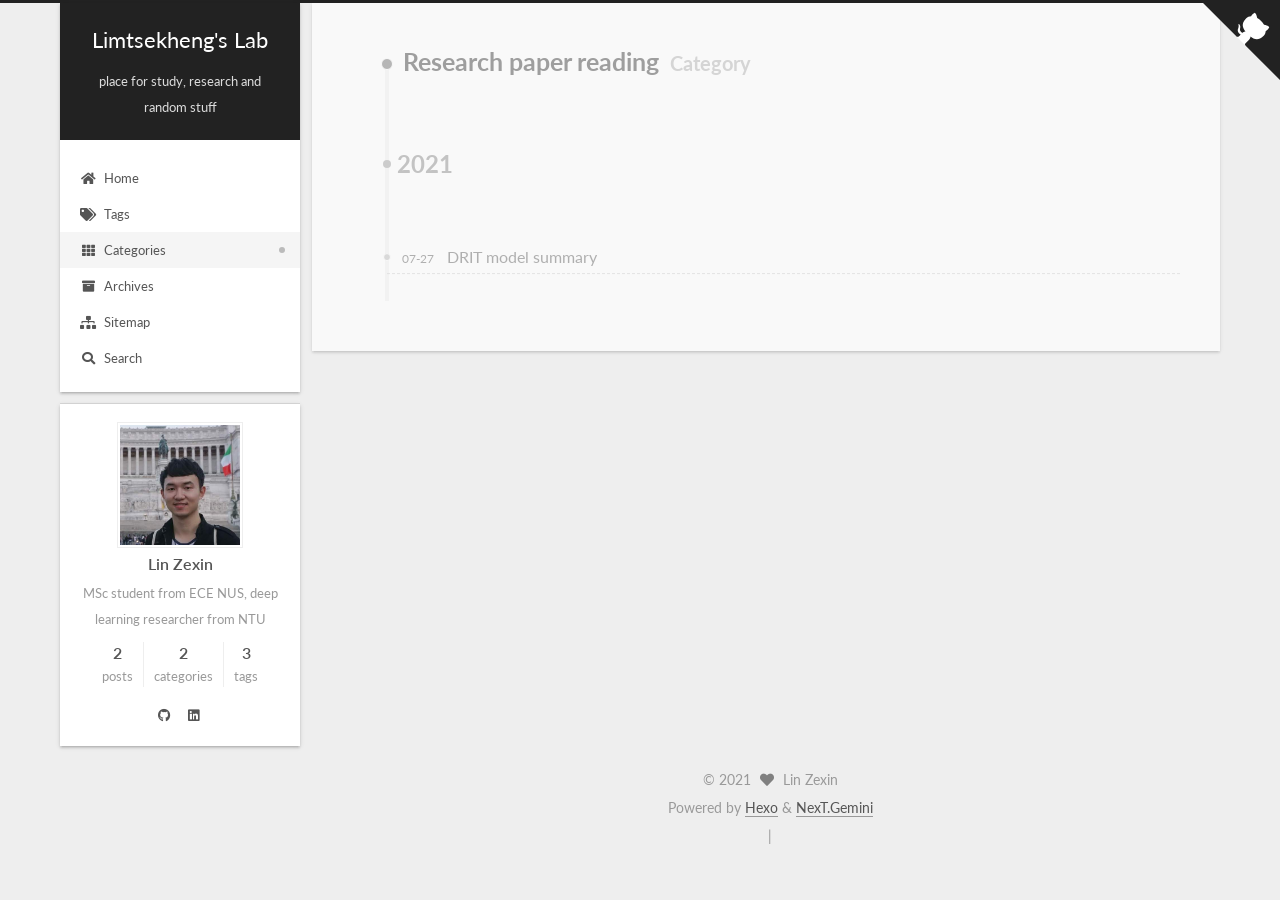
<file: categories/Research-paper-reading/index.html>
<!DOCTYPE html>
<html lang="en">
<head>
  <meta charset="UTF-8">
<meta name="viewport" content="width=device-width, initial-scale=1, maximum-scale=2">
<meta name="theme-color" content="#222">
<meta name="generator" content="Hexo 5.4.0">
  <link rel="apple-touch-icon" sizes="180x180" href="/images/apple-touch-icon-next.png">
  <link rel="icon" type="image/png" sizes="32x32" href="/images/favicon-32x32-next.png">
  <link rel="icon" type="image/png" sizes="16x16" href="/images/favicon-16x16-next.png">
  <link rel="mask-icon" href="/images/logo.svg" color="#222">
  <meta name="google-site-verification" content="xA-W3sebGFf6dTk8YPAMkwnfuIJhe0gxlaIzkdNowqA">

<link rel="stylesheet" href="/css/main.css">

<link rel="stylesheet" href="//fonts.googleapis.com/css?family=Lato:300,300italic,400,400italic,700,700italic&display=swap&subset=latin,latin-ext">
<link rel="stylesheet" href="/lib/font-awesome/css/all.min.css">

<script id="hexo-configurations">
    var NexT = window.NexT || {};
    var CONFIG = {"hostname":"limtsekheng.github.io","root":"/","scheme":"Gemini","version":"7.8.0","exturl":false,"sidebar":{"position":"left","display":"post","padding":18,"offset":12,"onmobile":false},"copycode":{"enable":true,"show_result":true,"style":"mac"},"back2top":{"enable":true,"sidebar":false,"scrollpercent":false},"bookmark":{"enable":false,"color":"#222","save":"auto"},"fancybox":false,"mediumzoom":false,"lazyload":false,"pangu":false,"comments":{"style":"tabs","active":"disqus","storage":true,"lazyload":false,"nav":null,"activeClass":"disqus"},"algolia":{"hits":{"per_page":10},"labels":{"input_placeholder":"Search for Posts","hits_empty":"We didn't find any results for the search: ${query}","hits_stats":"${hits} results found in ${time} ms"}},"localsearch":{"enable":true,"trigger":"auto","top_n_per_article":5,"unescape":false,"preload":false},"motion":{"enable":true,"async":false,"transition":{"post_block":"fadeIn","post_header":"slideDownIn","post_body":"slideDownIn","coll_header":"slideLeftIn","sidebar":"slideUpIn"}},"path":"search.xml"};
  </script>

  <meta name="description" content="MSc student from ECE NUS, deep learning researcher from NTU">
<meta property="og:type" content="website">
<meta property="og:title" content="Limtsekheng&#39;s Lab">
<meta property="og:url" content="http://limtsekheng.github.io/categories/Research-paper-reading/index.html">
<meta property="og:site_name" content="Limtsekheng&#39;s Lab">
<meta property="og:description" content="MSc student from ECE NUS, deep learning researcher from NTU">
<meta property="og:locale" content="en_US">
<meta property="article:author" content="Lin Zexin">
<meta name="twitter:card" content="summary">

<link rel="canonical" href="http://limtsekheng.github.io/categories/Research-paper-reading/">


<script id="page-configurations">
  // https://hexo.io/docs/variables.html
  CONFIG.page = {
    sidebar: "",
    isHome : false,
    isPost : false,
    lang   : 'en'
  };
</script>

  <title>Category: Research paper reading | Limtsekheng's Lab</title>
  






  <noscript>
  <style>
  .use-motion .brand,
  .use-motion .menu-item,
  .sidebar-inner,
  .use-motion .post-block,
  .use-motion .pagination,
  .use-motion .comments,
  .use-motion .post-header,
  .use-motion .post-body,
  .use-motion .collection-header { opacity: initial; }

  .use-motion .site-title,
  .use-motion .site-subtitle {
    opacity: initial;
    top: initial;
  }

  .use-motion .logo-line-before i { left: initial; }
  .use-motion .logo-line-after i { right: initial; }
  </style>
</noscript>

</head>

<body itemscope itemtype="http://schema.org/WebPage">
  <div class="container use-motion">
    <div class="headband"></div>

    <header class="header" itemscope itemtype="http://schema.org/WPHeader">
      <div class="header-inner"><div class="site-brand-container">
  <div class="site-nav-toggle">
    <div class="toggle" aria-label="Toggle navigation bar">
      <span class="toggle-line toggle-line-first"></span>
      <span class="toggle-line toggle-line-middle"></span>
      <span class="toggle-line toggle-line-last"></span>
    </div>
  </div>

  <div class="site-meta">

    <a href="/" class="brand" rel="start">
      <span class="logo-line-before"><i></i></span>
      <h1 class="site-title">Limtsekheng's Lab</h1>
      <span class="logo-line-after"><i></i></span>
    </a>
      <p class="site-subtitle" itemprop="description">place for study, research and random stuff</p>
  </div>

  <div class="site-nav-right">
    <div class="toggle popup-trigger">
        <i class="fa fa-search fa-fw fa-lg"></i>
    </div>
  </div>
</div>




<nav class="site-nav">
  <ul id="menu" class="main-menu menu">
        <li class="menu-item menu-item-home">

    <a href="/" rel="section"><i class="fa fa-home fa-fw"></i>Home</a>

  </li>
        <li class="menu-item menu-item-tags">

    <a href="/tags/" rel="section"><i class="fa fa-tags fa-fw"></i>Tags</a>

  </li>
        <li class="menu-item menu-item-categories">

    <a href="/categories/" rel="section"><i class="fa fa-th fa-fw"></i>Categories</a>

  </li>
        <li class="menu-item menu-item-archives">

    <a href="/archives/" rel="section"><i class="fa fa-archive fa-fw"></i>Archives</a>

  </li>
        <li class="menu-item menu-item-sitemap">

    <a href="/sitemap.xml" rel="section"><i class="fa fa-sitemap fa-fw"></i>Sitemap</a>

  </li>
      <li class="menu-item menu-item-search">
        <a role="button" class="popup-trigger"><i class="fa fa-search fa-fw"></i>Search
        </a>
      </li>
  </ul>
</nav>



  <div class="search-pop-overlay">
    <div class="popup search-popup">
        <div class="search-header">
  <span class="search-icon">
    <i class="fa fa-search"></i>
  </span>
  <div class="search-input-container">
    <input autocomplete="off" autocapitalize="off"
           placeholder="Searching..." spellcheck="false"
           type="search" class="search-input">
  </div>
  <span class="popup-btn-close">
    <i class="fa fa-times-circle"></i>
  </span>
</div>
<div id="search-result">
  <div id="no-result">
    <i class="fa fa-spinner fa-pulse fa-5x fa-fw"></i>
  </div>
</div>

    </div>
  </div>

</div>
    </header>

    
  <div class="back-to-top">
    <i class="fa fa-arrow-up"></i>
    <span>0%</span>
  </div>

  <a href="https://github.com/limtsekheng" class="github-corner" title="Visit my GitHub" aria-label="Visit my GitHub" rel="noopener" target="_blank"><svg width="80" height="80" viewBox="0 0 250 250" aria-hidden="true"><path d="M0,0 L115,115 L130,115 L142,142 L250,250 L250,0 Z"></path><path d="M128.3,109.0 C113.8,99.7 119.0,89.6 119.0,89.6 C122.0,82.7 120.5,78.6 120.5,78.6 C119.2,72.0 123.4,76.3 123.4,76.3 C127.3,80.9 125.5,87.3 125.5,87.3 C122.9,97.6 130.6,101.9 134.4,103.2" fill="currentColor" style="transform-origin: 130px 106px;" class="octo-arm"></path><path d="M115.0,115.0 C114.9,115.1 118.7,116.5 119.8,115.4 L133.7,101.6 C136.9,99.2 139.9,98.4 142.2,98.6 C133.8,88.0 127.5,74.4 143.8,58.0 C148.5,53.4 154.0,51.2 159.7,51.0 C160.3,49.4 163.2,43.6 171.4,40.1 C171.4,40.1 176.1,42.5 178.8,56.2 C183.1,58.6 187.2,61.8 190.9,65.4 C194.5,69.0 197.7,73.2 200.1,77.6 C213.8,80.2 216.3,84.9 216.3,84.9 C212.7,93.1 206.9,96.0 205.4,96.6 C205.1,102.4 203.0,107.8 198.3,112.5 C181.9,128.9 168.3,122.5 157.7,114.1 C157.9,116.9 156.7,120.9 152.7,124.9 L141.0,136.5 C139.8,137.7 141.6,141.9 141.8,141.8 Z" fill="currentColor" class="octo-body"></path></svg></a>


    <main class="main">
      <div class="main-inner">
        <div class="content-wrap">
          

          <div class="content category">
            

  
  
  
  <div class="post-block">
    <div class="posts-collapse">
      <div class="collection-title">
        <h2 class="collection-header">Research paper reading
          <small>Category</small>
        </h2>
      </div>

      
    <div class="collection-year">
      <span class="collection-header">2021</span>
    </div>

  <article itemscope itemtype="http://schema.org/Article">
    <header class="post-header">

      <div class="post-meta">
        <time itemprop="dateCreated"
              datetime="2021-07-27T23:05:13+08:00"
              content="2021-07-27">
          07-27
        </time>
      </div>

      <div class="post-title">
          <a class="post-title-link" href="/2021/07/27/DRIT/" itemprop="url">
            <span itemprop="name">DRIT model summary</span>
          </a>
      </div>

    </header>
  </article>

    </div>
  </div>
  
  
  

  



          </div>
          

<script>
  window.addEventListener('tabs:register', () => {
    let { activeClass } = CONFIG.comments;
    if (CONFIG.comments.storage) {
      activeClass = localStorage.getItem('comments_active') || activeClass;
    }
    if (activeClass) {
      let activeTab = document.querySelector(`a[href="#comment-${activeClass}"]`);
      if (activeTab) {
        activeTab.click();
      }
    }
  });
  if (CONFIG.comments.storage) {
    window.addEventListener('tabs:click', event => {
      if (!event.target.matches('.tabs-comment .tab-content .tab-pane')) return;
      let commentClass = event.target.classList[1];
      localStorage.setItem('comments_active', commentClass);
    });
  }
</script>

        </div>
          
  
  <div class="toggle sidebar-toggle">
    <span class="toggle-line toggle-line-first"></span>
    <span class="toggle-line toggle-line-middle"></span>
    <span class="toggle-line toggle-line-last"></span>
  </div>

  <aside class="sidebar">
    <div class="sidebar-inner">

      <ul class="sidebar-nav motion-element">
        <li class="sidebar-nav-toc">
          Table of Contents
        </li>
        <li class="sidebar-nav-overview">
          Overview
        </li>
      </ul>

      <!--noindex-->
      <div class="post-toc-wrap sidebar-panel">
      </div>
      <!--/noindex-->

      <div class="site-overview-wrap sidebar-panel">
        <div class="site-author motion-element" itemprop="author" itemscope itemtype="http://schema.org/Person">
    <img class="site-author-image" itemprop="image" alt="Lin Zexin"
      src="/images/avatar.jpg">
  <p class="site-author-name" itemprop="name">Lin Zexin</p>
  <div class="site-description" itemprop="description">MSc student from ECE NUS, deep learning researcher from NTU</div>
</div>
<div class="site-state-wrap motion-element">
  <nav class="site-state">
      <div class="site-state-item site-state-posts">
          <a href="/archives/">
        
          <span class="site-state-item-count">2</span>
          <span class="site-state-item-name">posts</span>
        </a>
      </div>
      <div class="site-state-item site-state-categories">
            <a href="/categories/">
          
        <span class="site-state-item-count">2</span>
        <span class="site-state-item-name">categories</span></a>
      </div>
      <div class="site-state-item site-state-tags">
            <a href="/tags/">
          
        <span class="site-state-item-count">3</span>
        <span class="site-state-item-name">tags</span></a>
      </div>
  </nav>
</div>
  <div class="links-of-author motion-element">
      <span class="links-of-author-item">
        <a href="https://github.com/limtsekheng" title="GitHub → https:&#x2F;&#x2F;github.com&#x2F;limtsekheng" rel="noopener" target="_blank"><i class="fab fa-github fa-fw"></i></a>
      </span>
      <span class="links-of-author-item">
        <a href="https://www.linkedin.com/in/lin-zexin-281898138" title="Linkedin → https:&#x2F;&#x2F;www.linkedin.com&#x2F;in&#x2F;lin-zexin-281898138" rel="noopener" target="_blank"><i class="fab fa-linkedin fa-fw"></i></a>
      </span>
  </div>



      </div>

      <script type="text/javascript" src="//rf.revolvermaps.com/0/0/8.js?i=5z7zpd9k8y4&amp;m=0&amp;c=ff0000&amp;cr1=ffffff&amp;f=arial&amp;l=33" async="async"></script>
    </div>
  </aside>
  <div id="sidebar-dimmer"></div>


      </div>
    </main>

    <footer class="footer">
      <div class="footer-inner">
        

        

<div class="copyright">
  
  &copy; 
  <span itemprop="copyrightYear">2021</span>
  <span class="with-love">
    <i class="fa fa-heart"></i>
  </span>
  <span class="author" itemprop="copyrightHolder">Lin Zexin</span>
</div>
  <div class="powered-by">Powered by <a href="https://hexo.io/" class="theme-link" rel="noopener" target="_blank">Hexo</a> & <a href="https://theme-next.org/" class="theme-link" rel="noopener" target="_blank">NexT.Gemini</a>
  </div>

        
<div class="busuanzi-count">
  <script async src="https://busuanzi.ibruce.info/busuanzi/2.3/busuanzi.pure.mini.js"></script>
    <span class="post-meta-item" id="busuanzi_container_site_uv" style="display: none;">
      <span class="post-meta-item-icon">
        <i class="fa fa-user"></i>
      </span>
      <span class="site-uv" title="Total Visitors">
        <span id="busuanzi_value_site_uv"></span>
      </span>
    </span>
    <span class="post-meta-divider">|</span>
    <span class="post-meta-item" id="busuanzi_container_site_pv" style="display: none;">
      <span class="post-meta-item-icon">
        <i class="fa fa-eye"></i>
      </span>
      <span class="site-pv" title="Total Views">
        <span id="busuanzi_value_site_pv"></span>
      </span>
    </span>
</div>








      </div>
    </footer>
  </div>

  
  <script src="/lib/anime.min.js"></script>
  <script src="/lib/velocity/velocity.min.js"></script>
  <script src="/lib/velocity/velocity.ui.min.js"></script>

<script src="/js/utils.js"></script>

<script src="/js/motion.js"></script>


<script src="/js/schemes/pisces.js"></script>


<script src="/js/next-boot.js"></script>




  




  
<script src="/js/local-search.js"></script>













  

  

  

<script>
  function loadCount() {
    var d = document, s = d.createElement('script');
    s.src = 'https://linzexin.disqus.com/count.js';
    s.id = 'dsq-count-scr';
    (d.head || d.body).appendChild(s);
  }
  // defer loading until the whole page loading is completed
  window.addEventListener('load', loadCount, false);
</script>

</body>
</html>
</file>
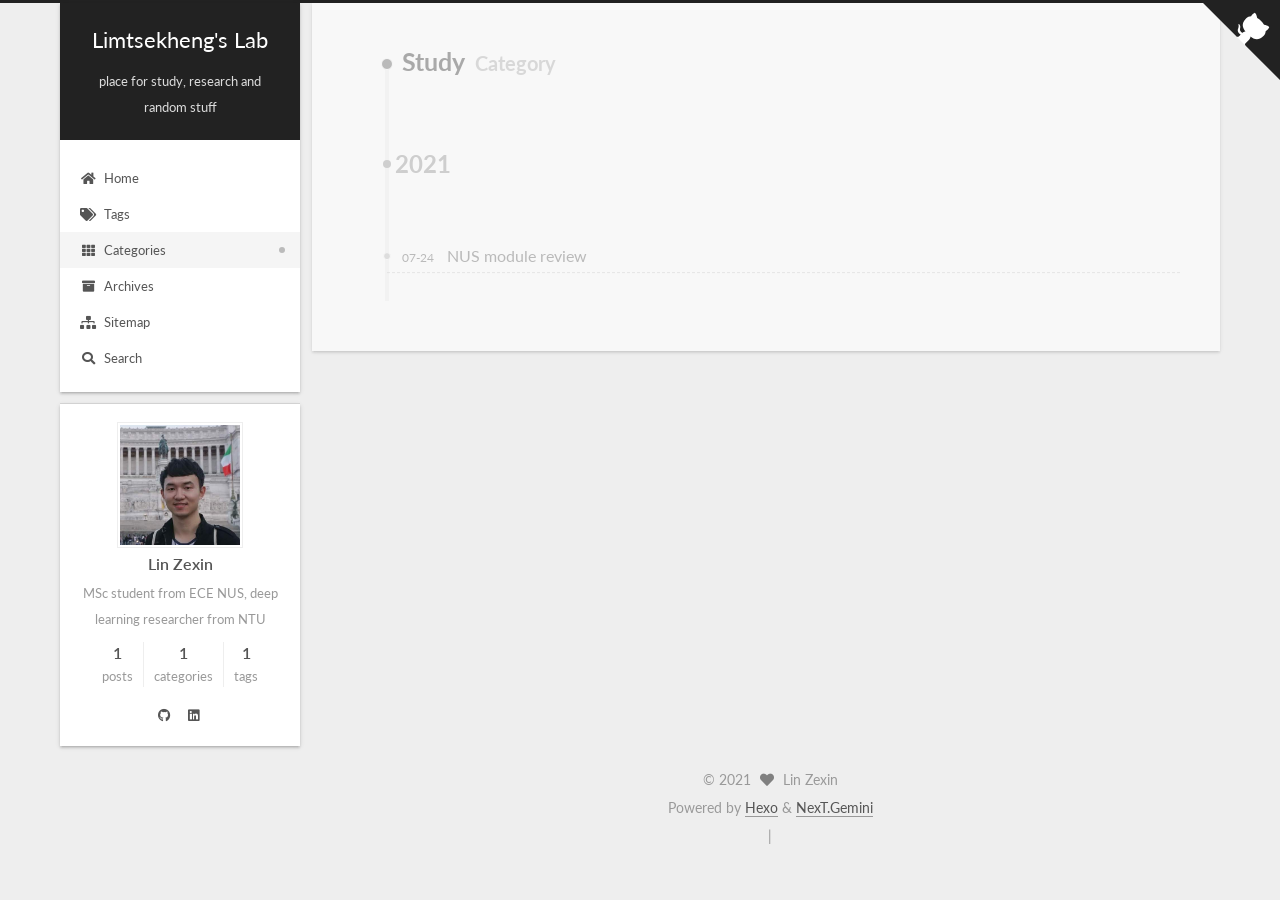
<file: categories/Study/index.html>
<!DOCTYPE html>
<html lang="en">
<head>
  <meta charset="UTF-8">
<meta name="viewport" content="width=device-width, initial-scale=1, maximum-scale=2">
<meta name="theme-color" content="#222">
<meta name="generator" content="Hexo 5.4.0">
  <link rel="apple-touch-icon" sizes="180x180" href="/images/apple-touch-icon-next.png">
  <link rel="icon" type="image/png" sizes="32x32" href="/images/favicon-32x32-next.png">
  <link rel="icon" type="image/png" sizes="16x16" href="/images/favicon-16x16-next.png">
  <link rel="mask-icon" href="/images/logo.svg" color="#222">
  <meta name="google-site-verification" content="xA-W3sebGFf6dTk8YPAMkwnfuIJhe0gxlaIzkdNowqA">

<link rel="stylesheet" href="/css/main.css">

<link rel="stylesheet" href="//fonts.googleapis.com/css?family=Lato:300,300italic,400,400italic,700,700italic&display=swap&subset=latin,latin-ext">
<link rel="stylesheet" href="/lib/font-awesome/css/all.min.css">

<script id="hexo-configurations">
    var NexT = window.NexT || {};
    var CONFIG = {"hostname":"limtsekheng.github.io","root":"/","scheme":"Gemini","version":"7.8.0","exturl":false,"sidebar":{"position":"left","display":"post","padding":18,"offset":12,"onmobile":false},"copycode":{"enable":true,"show_result":true,"style":"mac"},"back2top":{"enable":true,"sidebar":false,"scrollpercent":false},"bookmark":{"enable":false,"color":"#222","save":"auto"},"fancybox":false,"mediumzoom":false,"lazyload":false,"pangu":false,"comments":{"style":"tabs","active":"disqus","storage":true,"lazyload":false,"nav":null,"activeClass":"disqus"},"algolia":{"hits":{"per_page":10},"labels":{"input_placeholder":"Search for Posts","hits_empty":"We didn't find any results for the search: ${query}","hits_stats":"${hits} results found in ${time} ms"}},"localsearch":{"enable":true,"trigger":"auto","top_n_per_article":5,"unescape":false,"preload":false},"motion":{"enable":true,"async":false,"transition":{"post_block":"fadeIn","post_header":"slideDownIn","post_body":"slideDownIn","coll_header":"slideLeftIn","sidebar":"slideUpIn"}},"path":"search.xml"};
  </script>

  <meta name="description" content="MSc student from ECE NUS, deep learning researcher from NTU">
<meta property="og:type" content="website">
<meta property="og:title" content="Limtsekheng&#39;s Lab">
<meta property="og:url" content="http://limtsekheng.github.io/categories/Study/index.html">
<meta property="og:site_name" content="Limtsekheng&#39;s Lab">
<meta property="og:description" content="MSc student from ECE NUS, deep learning researcher from NTU">
<meta property="og:locale" content="en_US">
<meta property="article:author" content="Lin Zexin">
<meta name="twitter:card" content="summary">

<link rel="canonical" href="http://limtsekheng.github.io/categories/Study/">


<script id="page-configurations">
  // https://hexo.io/docs/variables.html
  CONFIG.page = {
    sidebar: "",
    isHome : false,
    isPost : false,
    lang   : 'en'
  };
</script>

  <title>Category: Study | Limtsekheng's Lab</title>
  






  <noscript>
  <style>
  .use-motion .brand,
  .use-motion .menu-item,
  .sidebar-inner,
  .use-motion .post-block,
  .use-motion .pagination,
  .use-motion .comments,
  .use-motion .post-header,
  .use-motion .post-body,
  .use-motion .collection-header { opacity: initial; }

  .use-motion .site-title,
  .use-motion .site-subtitle {
    opacity: initial;
    top: initial;
  }

  .use-motion .logo-line-before i { left: initial; }
  .use-motion .logo-line-after i { right: initial; }
  </style>
</noscript>

</head>

<body itemscope itemtype="http://schema.org/WebPage">
  <div class="container use-motion">
    <div class="headband"></div>

    <header class="header" itemscope itemtype="http://schema.org/WPHeader">
      <div class="header-inner"><div class="site-brand-container">
  <div class="site-nav-toggle">
    <div class="toggle" aria-label="Toggle navigation bar">
      <span class="toggle-line toggle-line-first"></span>
      <span class="toggle-line toggle-line-middle"></span>
      <span class="toggle-line toggle-line-last"></span>
    </div>
  </div>

  <div class="site-meta">

    <a href="/" class="brand" rel="start">
      <span class="logo-line-before"><i></i></span>
      <h1 class="site-title">Limtsekheng's Lab</h1>
      <span class="logo-line-after"><i></i></span>
    </a>
      <p class="site-subtitle" itemprop="description">place for study, research and random stuff</p>
  </div>

  <div class="site-nav-right">
    <div class="toggle popup-trigger">
        <i class="fa fa-search fa-fw fa-lg"></i>
    </div>
  </div>
</div>




<nav class="site-nav">
  <ul id="menu" class="main-menu menu">
        <li class="menu-item menu-item-home">

    <a href="/" rel="section"><i class="fa fa-home fa-fw"></i>Home</a>

  </li>
        <li class="menu-item menu-item-tags">

    <a href="/tags/" rel="section"><i class="fa fa-tags fa-fw"></i>Tags</a>

  </li>
        <li class="menu-item menu-item-categories">

    <a href="/categories/" rel="section"><i class="fa fa-th fa-fw"></i>Categories</a>

  </li>
        <li class="menu-item menu-item-archives">

    <a href="/archives/" rel="section"><i class="fa fa-archive fa-fw"></i>Archives</a>

  </li>
        <li class="menu-item menu-item-sitemap">

    <a href="/sitemap.xml" rel="section"><i class="fa fa-sitemap fa-fw"></i>Sitemap</a>

  </li>
      <li class="menu-item menu-item-search">
        <a role="button" class="popup-trigger"><i class="fa fa-search fa-fw"></i>Search
        </a>
      </li>
  </ul>
</nav>



  <div class="search-pop-overlay">
    <div class="popup search-popup">
        <div class="search-header">
  <span class="search-icon">
    <i class="fa fa-search"></i>
  </span>
  <div class="search-input-container">
    <input autocomplete="off" autocapitalize="off"
           placeholder="Searching..." spellcheck="false"
           type="search" class="search-input">
  </div>
  <span class="popup-btn-close">
    <i class="fa fa-times-circle"></i>
  </span>
</div>
<div id="search-result">
  <div id="no-result">
    <i class="fa fa-spinner fa-pulse fa-5x fa-fw"></i>
  </div>
</div>

    </div>
  </div>

</div>
    </header>

    
  <div class="back-to-top">
    <i class="fa fa-arrow-up"></i>
    <span>0%</span>
  </div>

  <a href="https://github.com/limtsekheng" class="github-corner" title="Visit my GitHub" aria-label="Visit my GitHub" rel="noopener" target="_blank"><svg width="80" height="80" viewBox="0 0 250 250" aria-hidden="true"><path d="M0,0 L115,115 L130,115 L142,142 L250,250 L250,0 Z"></path><path d="M128.3,109.0 C113.8,99.7 119.0,89.6 119.0,89.6 C122.0,82.7 120.5,78.6 120.5,78.6 C119.2,72.0 123.4,76.3 123.4,76.3 C127.3,80.9 125.5,87.3 125.5,87.3 C122.9,97.6 130.6,101.9 134.4,103.2" fill="currentColor" style="transform-origin: 130px 106px;" class="octo-arm"></path><path d="M115.0,115.0 C114.9,115.1 118.7,116.5 119.8,115.4 L133.7,101.6 C136.9,99.2 139.9,98.4 142.2,98.6 C133.8,88.0 127.5,74.4 143.8,58.0 C148.5,53.4 154.0,51.2 159.7,51.0 C160.3,49.4 163.2,43.6 171.4,40.1 C171.4,40.1 176.1,42.5 178.8,56.2 C183.1,58.6 187.2,61.8 190.9,65.4 C194.5,69.0 197.7,73.2 200.1,77.6 C213.8,80.2 216.3,84.9 216.3,84.9 C212.7,93.1 206.9,96.0 205.4,96.6 C205.1,102.4 203.0,107.8 198.3,112.5 C181.9,128.9 168.3,122.5 157.7,114.1 C157.9,116.9 156.7,120.9 152.7,124.9 L141.0,136.5 C139.8,137.7 141.6,141.9 141.8,141.8 Z" fill="currentColor" class="octo-body"></path></svg></a>


    <main class="main">
      <div class="main-inner">
        <div class="content-wrap">
          

          <div class="content category">
            

  
  
  
  <div class="post-block">
    <div class="posts-collapse">
      <div class="collection-title">
        <h2 class="collection-header">Study
          <small>Category</small>
        </h2>
      </div>

      
    <div class="collection-year">
      <span class="collection-header">2021</span>
    </div>

  <article itemscope itemtype="http://schema.org/Article">
    <header class="post-header">

      <div class="post-meta">
        <time itemprop="dateCreated"
              datetime="2021-07-24T23:25:08+08:00"
              content="2021-07-24">
          07-24
        </time>
      </div>

      <div class="post-title">
          <a class="post-title-link" href="/2021/07/24/nus_module_review/" itemprop="url">
            <span itemprop="name">NUS module review</span>
          </a>
      </div>

    </header>
  </article>

    </div>
  </div>
  
  
  

  



          </div>
          

<script>
  window.addEventListener('tabs:register', () => {
    let { activeClass } = CONFIG.comments;
    if (CONFIG.comments.storage) {
      activeClass = localStorage.getItem('comments_active') || activeClass;
    }
    if (activeClass) {
      let activeTab = document.querySelector(`a[href="#comment-${activeClass}"]`);
      if (activeTab) {
        activeTab.click();
      }
    }
  });
  if (CONFIG.comments.storage) {
    window.addEventListener('tabs:click', event => {
      if (!event.target.matches('.tabs-comment .tab-content .tab-pane')) return;
      let commentClass = event.target.classList[1];
      localStorage.setItem('comments_active', commentClass);
    });
  }
</script>

        </div>
          
  
  <div class="toggle sidebar-toggle">
    <span class="toggle-line toggle-line-first"></span>
    <span class="toggle-line toggle-line-middle"></span>
    <span class="toggle-line toggle-line-last"></span>
  </div>

  <aside class="sidebar">
    <div class="sidebar-inner">

      <ul class="sidebar-nav motion-element">
        <li class="sidebar-nav-toc">
          Table of Contents
        </li>
        <li class="sidebar-nav-overview">
          Overview
        </li>
      </ul>

      <!--noindex-->
      <div class="post-toc-wrap sidebar-panel">
      </div>
      <!--/noindex-->

      <div class="site-overview-wrap sidebar-panel">
        <div class="site-author motion-element" itemprop="author" itemscope itemtype="http://schema.org/Person">
    <img class="site-author-image" itemprop="image" alt="Lin Zexin"
      src="/images/avatar.jpg">
  <p class="site-author-name" itemprop="name">Lin Zexin</p>
  <div class="site-description" itemprop="description">MSc student from ECE NUS, deep learning researcher from NTU</div>
</div>
<div class="site-state-wrap motion-element">
  <nav class="site-state">
      <div class="site-state-item site-state-posts">
          <a href="/archives/">
        
          <span class="site-state-item-count">1</span>
          <span class="site-state-item-name">posts</span>
        </a>
      </div>
      <div class="site-state-item site-state-categories">
            <a href="/categories/">
          
        <span class="site-state-item-count">1</span>
        <span class="site-state-item-name">categories</span></a>
      </div>
      <div class="site-state-item site-state-tags">
            <a href="/tags/">
          
        <span class="site-state-item-count">1</span>
        <span class="site-state-item-name">tags</span></a>
      </div>
  </nav>
</div>
  <div class="links-of-author motion-element">
      <span class="links-of-author-item">
        <a href="https://github.com/limtsekheng" title="GitHub → https:&#x2F;&#x2F;github.com&#x2F;limtsekheng" rel="noopener" target="_blank"><i class="fab fa-github fa-fw"></i></a>
      </span>
      <span class="links-of-author-item">
        <a href="https://www.linkedin.com/in/lin-zexin-281898138" title="Linkedin → https:&#x2F;&#x2F;www.linkedin.com&#x2F;in&#x2F;lin-zexin-281898138" rel="noopener" target="_blank"><i class="fab fa-linkedin fa-fw"></i></a>
      </span>
  </div>



      </div>

      <script type="text/javascript" src="//rf.revolvermaps.com/0/0/8.js?i=5z7zpd9k8y4&amp;m=0&amp;c=ff0000&amp;cr1=ffffff&amp;f=arial&amp;l=33" async="async"></script>
    </div>
  </aside>
  <div id="sidebar-dimmer"></div>


      </div>
    </main>

    <footer class="footer">
      <div class="footer-inner">
        

        

<div class="copyright">
  
  &copy; 
  <span itemprop="copyrightYear">2021</span>
  <span class="with-love">
    <i class="fa fa-heart"></i>
  </span>
  <span class="author" itemprop="copyrightHolder">Lin Zexin</span>
</div>
  <div class="powered-by">Powered by <a href="https://hexo.io/" class="theme-link" rel="noopener" target="_blank">Hexo</a> & <a href="https://theme-next.org/" class="theme-link" rel="noopener" target="_blank">NexT.Gemini</a>
  </div>

        
<div class="busuanzi-count">
  <script async src="https://busuanzi.ibruce.info/busuanzi/2.3/busuanzi.pure.mini.js"></script>
    <span class="post-meta-item" id="busuanzi_container_site_uv" style="display: none;">
      <span class="post-meta-item-icon">
        <i class="fa fa-user"></i>
      </span>
      <span class="site-uv" title="Total Visitors">
        <span id="busuanzi_value_site_uv"></span>
      </span>
    </span>
    <span class="post-meta-divider">|</span>
    <span class="post-meta-item" id="busuanzi_container_site_pv" style="display: none;">
      <span class="post-meta-item-icon">
        <i class="fa fa-eye"></i>
      </span>
      <span class="site-pv" title="Total Views">
        <span id="busuanzi_value_site_pv"></span>
      </span>
    </span>
</div>








      </div>
    </footer>
  </div>

  
  <script src="/lib/anime.min.js"></script>
  <script src="/lib/velocity/velocity.min.js"></script>
  <script src="/lib/velocity/velocity.ui.min.js"></script>

<script src="/js/utils.js"></script>

<script src="/js/motion.js"></script>


<script src="/js/schemes/pisces.js"></script>


<script src="/js/next-boot.js"></script>




  




  
<script src="/js/local-search.js"></script>













  

  

  

<script>
  function loadCount() {
    var d = document, s = d.createElement('script');
    s.src = 'https://linzexin.disqus.com/count.js';
    s.id = 'dsq-count-scr';
    (d.head || d.body).appendChild(s);
  }
  // defer loading until the whole page loading is completed
  window.addEventListener('load', loadCount, false);
</script>

</body>
</html>
</file>
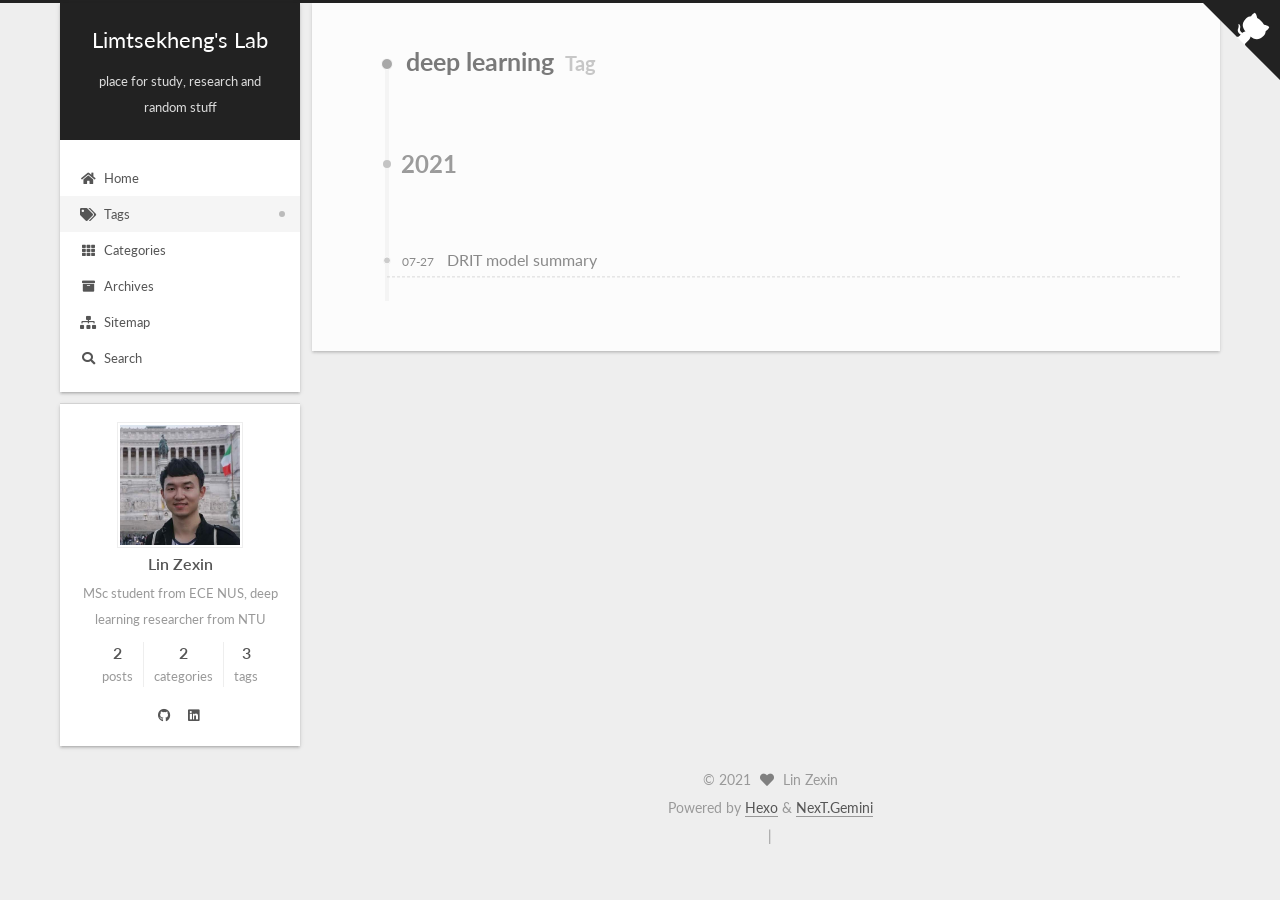
<file: tags/deep-learning/index.html>
<!DOCTYPE html>
<html lang="en">
<head>
  <meta charset="UTF-8">
<meta name="viewport" content="width=device-width, initial-scale=1, maximum-scale=2">
<meta name="theme-color" content="#222">
<meta name="generator" content="Hexo 5.4.0">
  <link rel="apple-touch-icon" sizes="180x180" href="/images/apple-touch-icon-next.png">
  <link rel="icon" type="image/png" sizes="32x32" href="/images/favicon-32x32-next.png">
  <link rel="icon" type="image/png" sizes="16x16" href="/images/favicon-16x16-next.png">
  <link rel="mask-icon" href="/images/logo.svg" color="#222">
  <meta name="google-site-verification" content="xA-W3sebGFf6dTk8YPAMkwnfuIJhe0gxlaIzkdNowqA">

<link rel="stylesheet" href="/css/main.css">

<link rel="stylesheet" href="//fonts.googleapis.com/css?family=Lato:300,300italic,400,400italic,700,700italic&display=swap&subset=latin,latin-ext">
<link rel="stylesheet" href="/lib/font-awesome/css/all.min.css">

<script id="hexo-configurations">
    var NexT = window.NexT || {};
    var CONFIG = {"hostname":"limtsekheng.github.io","root":"/","scheme":"Gemini","version":"7.8.0","exturl":false,"sidebar":{"position":"left","display":"post","padding":18,"offset":12,"onmobile":false},"copycode":{"enable":true,"show_result":true,"style":"mac"},"back2top":{"enable":true,"sidebar":false,"scrollpercent":false},"bookmark":{"enable":false,"color":"#222","save":"auto"},"fancybox":false,"mediumzoom":false,"lazyload":false,"pangu":false,"comments":{"style":"tabs","active":"disqus","storage":true,"lazyload":false,"nav":null,"activeClass":"disqus"},"algolia":{"hits":{"per_page":10},"labels":{"input_placeholder":"Search for Posts","hits_empty":"We didn't find any results for the search: ${query}","hits_stats":"${hits} results found in ${time} ms"}},"localsearch":{"enable":true,"trigger":"auto","top_n_per_article":5,"unescape":false,"preload":false},"motion":{"enable":true,"async":false,"transition":{"post_block":"fadeIn","post_header":"slideDownIn","post_body":"slideDownIn","coll_header":"slideLeftIn","sidebar":"slideUpIn"}},"path":"search.xml"};
  </script>

  <meta name="description" content="MSc student from ECE NUS, deep learning researcher from NTU">
<meta property="og:type" content="website">
<meta property="og:title" content="Limtsekheng&#39;s Lab">
<meta property="og:url" content="http://limtsekheng.github.io/tags/deep-learning/index.html">
<meta property="og:site_name" content="Limtsekheng&#39;s Lab">
<meta property="og:description" content="MSc student from ECE NUS, deep learning researcher from NTU">
<meta property="og:locale" content="en_US">
<meta property="article:author" content="Lin Zexin">
<meta name="twitter:card" content="summary">

<link rel="canonical" href="http://limtsekheng.github.io/tags/deep-learning/">


<script id="page-configurations">
  // https://hexo.io/docs/variables.html
  CONFIG.page = {
    sidebar: "",
    isHome : false,
    isPost : false,
    lang   : 'en'
  };
</script>

  <title>Tag: deep learning | Limtsekheng's Lab</title>
  






  <noscript>
  <style>
  .use-motion .brand,
  .use-motion .menu-item,
  .sidebar-inner,
  .use-motion .post-block,
  .use-motion .pagination,
  .use-motion .comments,
  .use-motion .post-header,
  .use-motion .post-body,
  .use-motion .collection-header { opacity: initial; }

  .use-motion .site-title,
  .use-motion .site-subtitle {
    opacity: initial;
    top: initial;
  }

  .use-motion .logo-line-before i { left: initial; }
  .use-motion .logo-line-after i { right: initial; }
  </style>
</noscript>

</head>

<body itemscope itemtype="http://schema.org/WebPage">
  <div class="container use-motion">
    <div class="headband"></div>

    <header class="header" itemscope itemtype="http://schema.org/WPHeader">
      <div class="header-inner"><div class="site-brand-container">
  <div class="site-nav-toggle">
    <div class="toggle" aria-label="Toggle navigation bar">
      <span class="toggle-line toggle-line-first"></span>
      <span class="toggle-line toggle-line-middle"></span>
      <span class="toggle-line toggle-line-last"></span>
    </div>
  </div>

  <div class="site-meta">

    <a href="/" class="brand" rel="start">
      <span class="logo-line-before"><i></i></span>
      <h1 class="site-title">Limtsekheng's Lab</h1>
      <span class="logo-line-after"><i></i></span>
    </a>
      <p class="site-subtitle" itemprop="description">place for study, research and random stuff</p>
  </div>

  <div class="site-nav-right">
    <div class="toggle popup-trigger">
        <i class="fa fa-search fa-fw fa-lg"></i>
    </div>
  </div>
</div>




<nav class="site-nav">
  <ul id="menu" class="main-menu menu">
        <li class="menu-item menu-item-home">

    <a href="/" rel="section"><i class="fa fa-home fa-fw"></i>Home</a>

  </li>
        <li class="menu-item menu-item-tags">

    <a href="/tags/" rel="section"><i class="fa fa-tags fa-fw"></i>Tags</a>

  </li>
        <li class="menu-item menu-item-categories">

    <a href="/categories/" rel="section"><i class="fa fa-th fa-fw"></i>Categories</a>

  </li>
        <li class="menu-item menu-item-archives">

    <a href="/archives/" rel="section"><i class="fa fa-archive fa-fw"></i>Archives</a>

  </li>
        <li class="menu-item menu-item-sitemap">

    <a href="/sitemap.xml" rel="section"><i class="fa fa-sitemap fa-fw"></i>Sitemap</a>

  </li>
      <li class="menu-item menu-item-search">
        <a role="button" class="popup-trigger"><i class="fa fa-search fa-fw"></i>Search
        </a>
      </li>
  </ul>
</nav>



  <div class="search-pop-overlay">
    <div class="popup search-popup">
        <div class="search-header">
  <span class="search-icon">
    <i class="fa fa-search"></i>
  </span>
  <div class="search-input-container">
    <input autocomplete="off" autocapitalize="off"
           placeholder="Searching..." spellcheck="false"
           type="search" class="search-input">
  </div>
  <span class="popup-btn-close">
    <i class="fa fa-times-circle"></i>
  </span>
</div>
<div id="search-result">
  <div id="no-result">
    <i class="fa fa-spinner fa-pulse fa-5x fa-fw"></i>
  </div>
</div>

    </div>
  </div>

</div>
    </header>

    
  <div class="back-to-top">
    <i class="fa fa-arrow-up"></i>
    <span>0%</span>
  </div>

  <a href="https://github.com/limtsekheng" class="github-corner" title="Visit my GitHub" aria-label="Visit my GitHub" rel="noopener" target="_blank"><svg width="80" height="80" viewBox="0 0 250 250" aria-hidden="true"><path d="M0,0 L115,115 L130,115 L142,142 L250,250 L250,0 Z"></path><path d="M128.3,109.0 C113.8,99.7 119.0,89.6 119.0,89.6 C122.0,82.7 120.5,78.6 120.5,78.6 C119.2,72.0 123.4,76.3 123.4,76.3 C127.3,80.9 125.5,87.3 125.5,87.3 C122.9,97.6 130.6,101.9 134.4,103.2" fill="currentColor" style="transform-origin: 130px 106px;" class="octo-arm"></path><path d="M115.0,115.0 C114.9,115.1 118.7,116.5 119.8,115.4 L133.7,101.6 C136.9,99.2 139.9,98.4 142.2,98.6 C133.8,88.0 127.5,74.4 143.8,58.0 C148.5,53.4 154.0,51.2 159.7,51.0 C160.3,49.4 163.2,43.6 171.4,40.1 C171.4,40.1 176.1,42.5 178.8,56.2 C183.1,58.6 187.2,61.8 190.9,65.4 C194.5,69.0 197.7,73.2 200.1,77.6 C213.8,80.2 216.3,84.9 216.3,84.9 C212.7,93.1 206.9,96.0 205.4,96.6 C205.1,102.4 203.0,107.8 198.3,112.5 C181.9,128.9 168.3,122.5 157.7,114.1 C157.9,116.9 156.7,120.9 152.7,124.9 L141.0,136.5 C139.8,137.7 141.6,141.9 141.8,141.8 Z" fill="currentColor" class="octo-body"></path></svg></a>


    <main class="main">
      <div class="main-inner">
        <div class="content-wrap">
          

          <div class="content tag">
            

  
  
  
  <div class="post-block">
    <div class="posts-collapse">
      <div class="collection-title">
        <h2 class="collection-header">deep learning
          <small>Tag</small>
        </h2>
      </div>

      
    <div class="collection-year">
      <span class="collection-header">2021</span>
    </div>

  <article itemscope itemtype="http://schema.org/Article">
    <header class="post-header">

      <div class="post-meta">
        <time itemprop="dateCreated"
              datetime="2021-07-27T23:05:13+08:00"
              content="2021-07-27">
          07-27
        </time>
      </div>

      <div class="post-title">
          <a class="post-title-link" href="/2021/07/27/DRIT/" itemprop="url">
            <span itemprop="name">DRIT model summary</span>
          </a>
      </div>

    </header>
  </article>

    </div>
  </div>
  
  
  

  



          </div>
          

<script>
  window.addEventListener('tabs:register', () => {
    let { activeClass } = CONFIG.comments;
    if (CONFIG.comments.storage) {
      activeClass = localStorage.getItem('comments_active') || activeClass;
    }
    if (activeClass) {
      let activeTab = document.querySelector(`a[href="#comment-${activeClass}"]`);
      if (activeTab) {
        activeTab.click();
      }
    }
  });
  if (CONFIG.comments.storage) {
    window.addEventListener('tabs:click', event => {
      if (!event.target.matches('.tabs-comment .tab-content .tab-pane')) return;
      let commentClass = event.target.classList[1];
      localStorage.setItem('comments_active', commentClass);
    });
  }
</script>

        </div>
          
  
  <div class="toggle sidebar-toggle">
    <span class="toggle-line toggle-line-first"></span>
    <span class="toggle-line toggle-line-middle"></span>
    <span class="toggle-line toggle-line-last"></span>
  </div>

  <aside class="sidebar">
    <div class="sidebar-inner">

      <ul class="sidebar-nav motion-element">
        <li class="sidebar-nav-toc">
          Table of Contents
        </li>
        <li class="sidebar-nav-overview">
          Overview
        </li>
      </ul>

      <!--noindex-->
      <div class="post-toc-wrap sidebar-panel">
      </div>
      <!--/noindex-->

      <div class="site-overview-wrap sidebar-panel">
        <div class="site-author motion-element" itemprop="author" itemscope itemtype="http://schema.org/Person">
    <img class="site-author-image" itemprop="image" alt="Lin Zexin"
      src="/images/avatar.jpg">
  <p class="site-author-name" itemprop="name">Lin Zexin</p>
  <div class="site-description" itemprop="description">MSc student from ECE NUS, deep learning researcher from NTU</div>
</div>
<div class="site-state-wrap motion-element">
  <nav class="site-state">
      <div class="site-state-item site-state-posts">
          <a href="/archives/">
        
          <span class="site-state-item-count">2</span>
          <span class="site-state-item-name">posts</span>
        </a>
      </div>
      <div class="site-state-item site-state-categories">
            <a href="/categories/">
          
        <span class="site-state-item-count">2</span>
        <span class="site-state-item-name">categories</span></a>
      </div>
      <div class="site-state-item site-state-tags">
            <a href="/tags/">
          
        <span class="site-state-item-count">3</span>
        <span class="site-state-item-name">tags</span></a>
      </div>
  </nav>
</div>
  <div class="links-of-author motion-element">
      <span class="links-of-author-item">
        <a href="https://github.com/limtsekheng" title="GitHub → https:&#x2F;&#x2F;github.com&#x2F;limtsekheng" rel="noopener" target="_blank"><i class="fab fa-github fa-fw"></i></a>
      </span>
      <span class="links-of-author-item">
        <a href="https://www.linkedin.com/in/lin-zexin-281898138" title="Linkedin → https:&#x2F;&#x2F;www.linkedin.com&#x2F;in&#x2F;lin-zexin-281898138" rel="noopener" target="_blank"><i class="fab fa-linkedin fa-fw"></i></a>
      </span>
  </div>



      </div>

      <script type="text/javascript" src="//rf.revolvermaps.com/0/0/8.js?i=5z7zpd9k8y4&amp;m=0&amp;c=ff0000&amp;cr1=ffffff&amp;f=arial&amp;l=33" async="async"></script>
    </div>
  </aside>
  <div id="sidebar-dimmer"></div>


      </div>
    </main>

    <footer class="footer">
      <div class="footer-inner">
        

        

<div class="copyright">
  
  &copy; 
  <span itemprop="copyrightYear">2021</span>
  <span class="with-love">
    <i class="fa fa-heart"></i>
  </span>
  <span class="author" itemprop="copyrightHolder">Lin Zexin</span>
</div>
  <div class="powered-by">Powered by <a href="https://hexo.io/" class="theme-link" rel="noopener" target="_blank">Hexo</a> & <a href="https://theme-next.org/" class="theme-link" rel="noopener" target="_blank">NexT.Gemini</a>
  </div>

        
<div class="busuanzi-count">
  <script async src="https://busuanzi.ibruce.info/busuanzi/2.3/busuanzi.pure.mini.js"></script>
    <span class="post-meta-item" id="busuanzi_container_site_uv" style="display: none;">
      <span class="post-meta-item-icon">
        <i class="fa fa-user"></i>
      </span>
      <span class="site-uv" title="Total Visitors">
        <span id="busuanzi_value_site_uv"></span>
      </span>
    </span>
    <span class="post-meta-divider">|</span>
    <span class="post-meta-item" id="busuanzi_container_site_pv" style="display: none;">
      <span class="post-meta-item-icon">
        <i class="fa fa-eye"></i>
      </span>
      <span class="site-pv" title="Total Views">
        <span id="busuanzi_value_site_pv"></span>
      </span>
    </span>
</div>








      </div>
    </footer>
  </div>

  
  <script src="/lib/anime.min.js"></script>
  <script src="/lib/velocity/velocity.min.js"></script>
  <script src="/lib/velocity/velocity.ui.min.js"></script>

<script src="/js/utils.js"></script>

<script src="/js/motion.js"></script>


<script src="/js/schemes/pisces.js"></script>


<script src="/js/next-boot.js"></script>




  




  
<script src="/js/local-search.js"></script>













  

  

  

<script>
  function loadCount() {
    var d = document, s = d.createElement('script');
    s.src = 'https://linzexin.disqus.com/count.js';
    s.id = 'dsq-count-scr';
    (d.head || d.body).appendChild(s);
  }
  // defer loading until the whole page loading is completed
  window.addEventListener('load', loadCount, false);
</script>

</body>
</html>
</file>
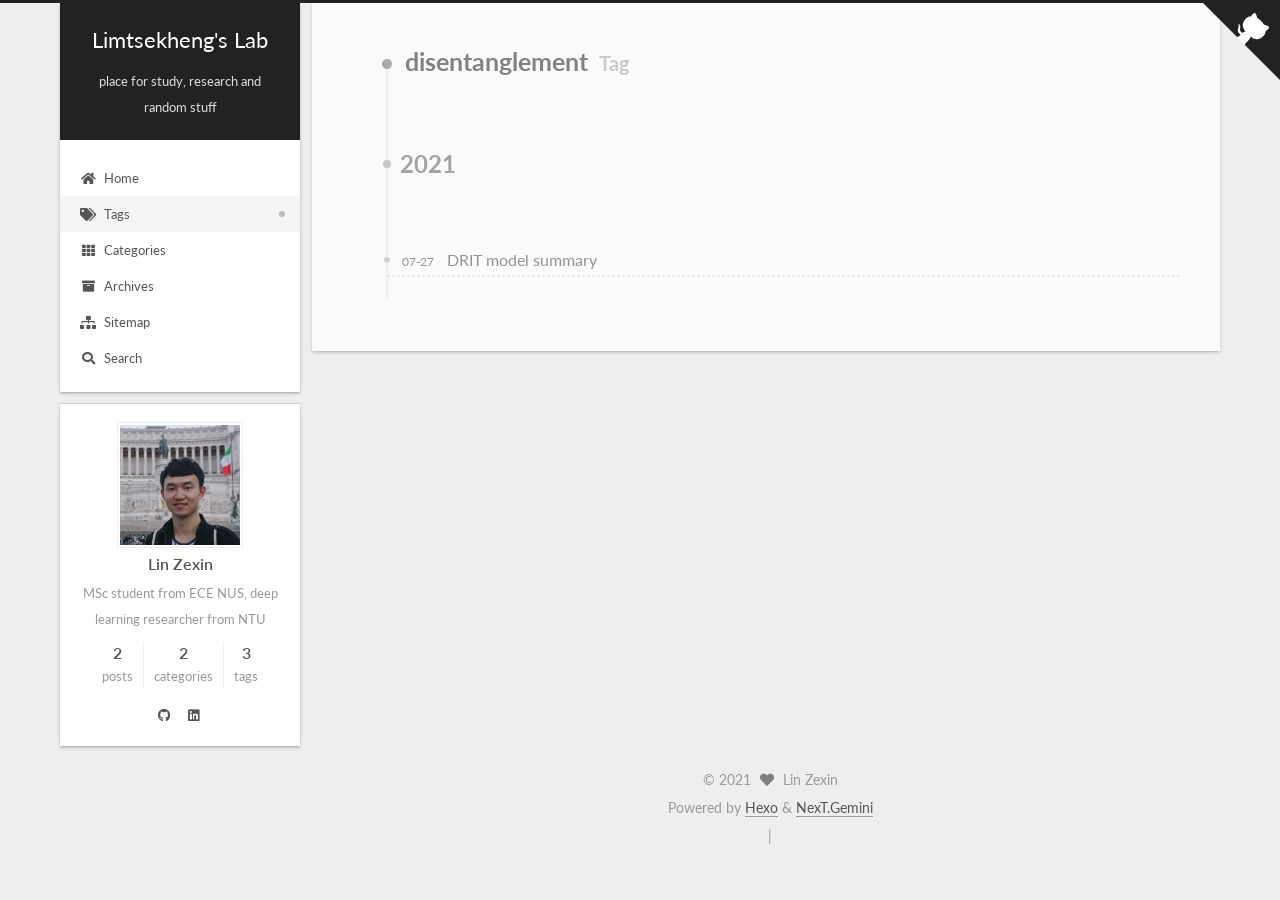
<file: tags/disentanglement/index.html>
<!DOCTYPE html>
<html lang="en">
<head>
  <meta charset="UTF-8">
<meta name="viewport" content="width=device-width, initial-scale=1, maximum-scale=2">
<meta name="theme-color" content="#222">
<meta name="generator" content="Hexo 5.4.0">
  <link rel="apple-touch-icon" sizes="180x180" href="/images/apple-touch-icon-next.png">
  <link rel="icon" type="image/png" sizes="32x32" href="/images/favicon-32x32-next.png">
  <link rel="icon" type="image/png" sizes="16x16" href="/images/favicon-16x16-next.png">
  <link rel="mask-icon" href="/images/logo.svg" color="#222">
  <meta name="google-site-verification" content="xA-W3sebGFf6dTk8YPAMkwnfuIJhe0gxlaIzkdNowqA">

<link rel="stylesheet" href="/css/main.css">

<link rel="stylesheet" href="//fonts.googleapis.com/css?family=Lato:300,300italic,400,400italic,700,700italic&display=swap&subset=latin,latin-ext">
<link rel="stylesheet" href="/lib/font-awesome/css/all.min.css">

<script id="hexo-configurations">
    var NexT = window.NexT || {};
    var CONFIG = {"hostname":"limtsekheng.github.io","root":"/","scheme":"Gemini","version":"7.8.0","exturl":false,"sidebar":{"position":"left","display":"post","padding":18,"offset":12,"onmobile":false},"copycode":{"enable":true,"show_result":true,"style":"mac"},"back2top":{"enable":true,"sidebar":false,"scrollpercent":false},"bookmark":{"enable":false,"color":"#222","save":"auto"},"fancybox":false,"mediumzoom":false,"lazyload":false,"pangu":false,"comments":{"style":"tabs","active":"disqus","storage":true,"lazyload":false,"nav":null,"activeClass":"disqus"},"algolia":{"hits":{"per_page":10},"labels":{"input_placeholder":"Search for Posts","hits_empty":"We didn't find any results for the search: ${query}","hits_stats":"${hits} results found in ${time} ms"}},"localsearch":{"enable":true,"trigger":"auto","top_n_per_article":5,"unescape":false,"preload":false},"motion":{"enable":true,"async":false,"transition":{"post_block":"fadeIn","post_header":"slideDownIn","post_body":"slideDownIn","coll_header":"slideLeftIn","sidebar":"slideUpIn"}},"path":"search.xml"};
  </script>

  <meta name="description" content="MSc student from ECE NUS, deep learning researcher from NTU">
<meta property="og:type" content="website">
<meta property="og:title" content="Limtsekheng&#39;s Lab">
<meta property="og:url" content="http://limtsekheng.github.io/tags/disentanglement/index.html">
<meta property="og:site_name" content="Limtsekheng&#39;s Lab">
<meta property="og:description" content="MSc student from ECE NUS, deep learning researcher from NTU">
<meta property="og:locale" content="en_US">
<meta property="article:author" content="Lin Zexin">
<meta name="twitter:card" content="summary">

<link rel="canonical" href="http://limtsekheng.github.io/tags/disentanglement/">


<script id="page-configurations">
  // https://hexo.io/docs/variables.html
  CONFIG.page = {
    sidebar: "",
    isHome : false,
    isPost : false,
    lang   : 'en'
  };
</script>

  <title>Tag: disentanglement | Limtsekheng's Lab</title>
  






  <noscript>
  <style>
  .use-motion .brand,
  .use-motion .menu-item,
  .sidebar-inner,
  .use-motion .post-block,
  .use-motion .pagination,
  .use-motion .comments,
  .use-motion .post-header,
  .use-motion .post-body,
  .use-motion .collection-header { opacity: initial; }

  .use-motion .site-title,
  .use-motion .site-subtitle {
    opacity: initial;
    top: initial;
  }

  .use-motion .logo-line-before i { left: initial; }
  .use-motion .logo-line-after i { right: initial; }
  </style>
</noscript>

</head>

<body itemscope itemtype="http://schema.org/WebPage">
  <div class="container use-motion">
    <div class="headband"></div>

    <header class="header" itemscope itemtype="http://schema.org/WPHeader">
      <div class="header-inner"><div class="site-brand-container">
  <div class="site-nav-toggle">
    <div class="toggle" aria-label="Toggle navigation bar">
      <span class="toggle-line toggle-line-first"></span>
      <span class="toggle-line toggle-line-middle"></span>
      <span class="toggle-line toggle-line-last"></span>
    </div>
  </div>

  <div class="site-meta">

    <a href="/" class="brand" rel="start">
      <span class="logo-line-before"><i></i></span>
      <h1 class="site-title">Limtsekheng's Lab</h1>
      <span class="logo-line-after"><i></i></span>
    </a>
      <p class="site-subtitle" itemprop="description">place for study, research and random stuff</p>
  </div>

  <div class="site-nav-right">
    <div class="toggle popup-trigger">
        <i class="fa fa-search fa-fw fa-lg"></i>
    </div>
  </div>
</div>




<nav class="site-nav">
  <ul id="menu" class="main-menu menu">
        <li class="menu-item menu-item-home">

    <a href="/" rel="section"><i class="fa fa-home fa-fw"></i>Home</a>

  </li>
        <li class="menu-item menu-item-tags">

    <a href="/tags/" rel="section"><i class="fa fa-tags fa-fw"></i>Tags</a>

  </li>
        <li class="menu-item menu-item-categories">

    <a href="/categories/" rel="section"><i class="fa fa-th fa-fw"></i>Categories</a>

  </li>
        <li class="menu-item menu-item-archives">

    <a href="/archives/" rel="section"><i class="fa fa-archive fa-fw"></i>Archives</a>

  </li>
        <li class="menu-item menu-item-sitemap">

    <a href="/sitemap.xml" rel="section"><i class="fa fa-sitemap fa-fw"></i>Sitemap</a>

  </li>
      <li class="menu-item menu-item-search">
        <a role="button" class="popup-trigger"><i class="fa fa-search fa-fw"></i>Search
        </a>
      </li>
  </ul>
</nav>



  <div class="search-pop-overlay">
    <div class="popup search-popup">
        <div class="search-header">
  <span class="search-icon">
    <i class="fa fa-search"></i>
  </span>
  <div class="search-input-container">
    <input autocomplete="off" autocapitalize="off"
           placeholder="Searching..." spellcheck="false"
           type="search" class="search-input">
  </div>
  <span class="popup-btn-close">
    <i class="fa fa-times-circle"></i>
  </span>
</div>
<div id="search-result">
  <div id="no-result">
    <i class="fa fa-spinner fa-pulse fa-5x fa-fw"></i>
  </div>
</div>

    </div>
  </div>

</div>
    </header>

    
  <div class="back-to-top">
    <i class="fa fa-arrow-up"></i>
    <span>0%</span>
  </div>

  <a href="https://github.com/limtsekheng" class="github-corner" title="Visit my GitHub" aria-label="Visit my GitHub" rel="noopener" target="_blank"><svg width="80" height="80" viewBox="0 0 250 250" aria-hidden="true"><path d="M0,0 L115,115 L130,115 L142,142 L250,250 L250,0 Z"></path><path d="M128.3,109.0 C113.8,99.7 119.0,89.6 119.0,89.6 C122.0,82.7 120.5,78.6 120.5,78.6 C119.2,72.0 123.4,76.3 123.4,76.3 C127.3,80.9 125.5,87.3 125.5,87.3 C122.9,97.6 130.6,101.9 134.4,103.2" fill="currentColor" style="transform-origin: 130px 106px;" class="octo-arm"></path><path d="M115.0,115.0 C114.9,115.1 118.7,116.5 119.8,115.4 L133.7,101.6 C136.9,99.2 139.9,98.4 142.2,98.6 C133.8,88.0 127.5,74.4 143.8,58.0 C148.5,53.4 154.0,51.2 159.7,51.0 C160.3,49.4 163.2,43.6 171.4,40.1 C171.4,40.1 176.1,42.5 178.8,56.2 C183.1,58.6 187.2,61.8 190.9,65.4 C194.5,69.0 197.7,73.2 200.1,77.6 C213.8,80.2 216.3,84.9 216.3,84.9 C212.7,93.1 206.9,96.0 205.4,96.6 C205.1,102.4 203.0,107.8 198.3,112.5 C181.9,128.9 168.3,122.5 157.7,114.1 C157.9,116.9 156.7,120.9 152.7,124.9 L141.0,136.5 C139.8,137.7 141.6,141.9 141.8,141.8 Z" fill="currentColor" class="octo-body"></path></svg></a>


    <main class="main">
      <div class="main-inner">
        <div class="content-wrap">
          

          <div class="content tag">
            

  
  
  
  <div class="post-block">
    <div class="posts-collapse">
      <div class="collection-title">
        <h2 class="collection-header">disentanglement
          <small>Tag</small>
        </h2>
      </div>

      
    <div class="collection-year">
      <span class="collection-header">2021</span>
    </div>

  <article itemscope itemtype="http://schema.org/Article">
    <header class="post-header">

      <div class="post-meta">
        <time itemprop="dateCreated"
              datetime="2021-07-27T23:05:13+08:00"
              content="2021-07-27">
          07-27
        </time>
      </div>

      <div class="post-title">
          <a class="post-title-link" href="/2021/07/27/DRIT/" itemprop="url">
            <span itemprop="name">DRIT model summary</span>
          </a>
      </div>

    </header>
  </article>

    </div>
  </div>
  
  
  

  



          </div>
          

<script>
  window.addEventListener('tabs:register', () => {
    let { activeClass } = CONFIG.comments;
    if (CONFIG.comments.storage) {
      activeClass = localStorage.getItem('comments_active') || activeClass;
    }
    if (activeClass) {
      let activeTab = document.querySelector(`a[href="#comment-${activeClass}"]`);
      if (activeTab) {
        activeTab.click();
      }
    }
  });
  if (CONFIG.comments.storage) {
    window.addEventListener('tabs:click', event => {
      if (!event.target.matches('.tabs-comment .tab-content .tab-pane')) return;
      let commentClass = event.target.classList[1];
      localStorage.setItem('comments_active', commentClass);
    });
  }
</script>

        </div>
          
  
  <div class="toggle sidebar-toggle">
    <span class="toggle-line toggle-line-first"></span>
    <span class="toggle-line toggle-line-middle"></span>
    <span class="toggle-line toggle-line-last"></span>
  </div>

  <aside class="sidebar">
    <div class="sidebar-inner">

      <ul class="sidebar-nav motion-element">
        <li class="sidebar-nav-toc">
          Table of Contents
        </li>
        <li class="sidebar-nav-overview">
          Overview
        </li>
      </ul>

      <!--noindex-->
      <div class="post-toc-wrap sidebar-panel">
      </div>
      <!--/noindex-->

      <div class="site-overview-wrap sidebar-panel">
        <div class="site-author motion-element" itemprop="author" itemscope itemtype="http://schema.org/Person">
    <img class="site-author-image" itemprop="image" alt="Lin Zexin"
      src="/images/avatar.jpg">
  <p class="site-author-name" itemprop="name">Lin Zexin</p>
  <div class="site-description" itemprop="description">MSc student from ECE NUS, deep learning researcher from NTU</div>
</div>
<div class="site-state-wrap motion-element">
  <nav class="site-state">
      <div class="site-state-item site-state-posts">
          <a href="/archives/">
        
          <span class="site-state-item-count">2</span>
          <span class="site-state-item-name">posts</span>
        </a>
      </div>
      <div class="site-state-item site-state-categories">
            <a href="/categories/">
          
        <span class="site-state-item-count">2</span>
        <span class="site-state-item-name">categories</span></a>
      </div>
      <div class="site-state-item site-state-tags">
            <a href="/tags/">
          
        <span class="site-state-item-count">3</span>
        <span class="site-state-item-name">tags</span></a>
      </div>
  </nav>
</div>
  <div class="links-of-author motion-element">
      <span class="links-of-author-item">
        <a href="https://github.com/limtsekheng" title="GitHub → https:&#x2F;&#x2F;github.com&#x2F;limtsekheng" rel="noopener" target="_blank"><i class="fab fa-github fa-fw"></i></a>
      </span>
      <span class="links-of-author-item">
        <a href="https://www.linkedin.com/in/lin-zexin-281898138" title="Linkedin → https:&#x2F;&#x2F;www.linkedin.com&#x2F;in&#x2F;lin-zexin-281898138" rel="noopener" target="_blank"><i class="fab fa-linkedin fa-fw"></i></a>
      </span>
  </div>



      </div>

      <script type="text/javascript" src="//rf.revolvermaps.com/0/0/8.js?i=5z7zpd9k8y4&amp;m=0&amp;c=ff0000&amp;cr1=ffffff&amp;f=arial&amp;l=33" async="async"></script>
    </div>
  </aside>
  <div id="sidebar-dimmer"></div>


      </div>
    </main>

    <footer class="footer">
      <div class="footer-inner">
        

        

<div class="copyright">
  
  &copy; 
  <span itemprop="copyrightYear">2021</span>
  <span class="with-love">
    <i class="fa fa-heart"></i>
  </span>
  <span class="author" itemprop="copyrightHolder">Lin Zexin</span>
</div>
  <div class="powered-by">Powered by <a href="https://hexo.io/" class="theme-link" rel="noopener" target="_blank">Hexo</a> & <a href="https://theme-next.org/" class="theme-link" rel="noopener" target="_blank">NexT.Gemini</a>
  </div>

        
<div class="busuanzi-count">
  <script async src="https://busuanzi.ibruce.info/busuanzi/2.3/busuanzi.pure.mini.js"></script>
    <span class="post-meta-item" id="busuanzi_container_site_uv" style="display: none;">
      <span class="post-meta-item-icon">
        <i class="fa fa-user"></i>
      </span>
      <span class="site-uv" title="Total Visitors">
        <span id="busuanzi_value_site_uv"></span>
      </span>
    </span>
    <span class="post-meta-divider">|</span>
    <span class="post-meta-item" id="busuanzi_container_site_pv" style="display: none;">
      <span class="post-meta-item-icon">
        <i class="fa fa-eye"></i>
      </span>
      <span class="site-pv" title="Total Views">
        <span id="busuanzi_value_site_pv"></span>
      </span>
    </span>
</div>








      </div>
    </footer>
  </div>

  
  <script src="/lib/anime.min.js"></script>
  <script src="/lib/velocity/velocity.min.js"></script>
  <script src="/lib/velocity/velocity.ui.min.js"></script>

<script src="/js/utils.js"></script>

<script src="/js/motion.js"></script>


<script src="/js/schemes/pisces.js"></script>


<script src="/js/next-boot.js"></script>




  




  
<script src="/js/local-search.js"></script>













  

  

  

<script>
  function loadCount() {
    var d = document, s = d.createElement('script');
    s.src = 'https://linzexin.disqus.com/count.js';
    s.id = 'dsq-count-scr';
    (d.head || d.body).appendChild(s);
  }
  // defer loading until the whole page loading is completed
  window.addEventListener('load', loadCount, false);
</script>

</body>
</html>
</file>
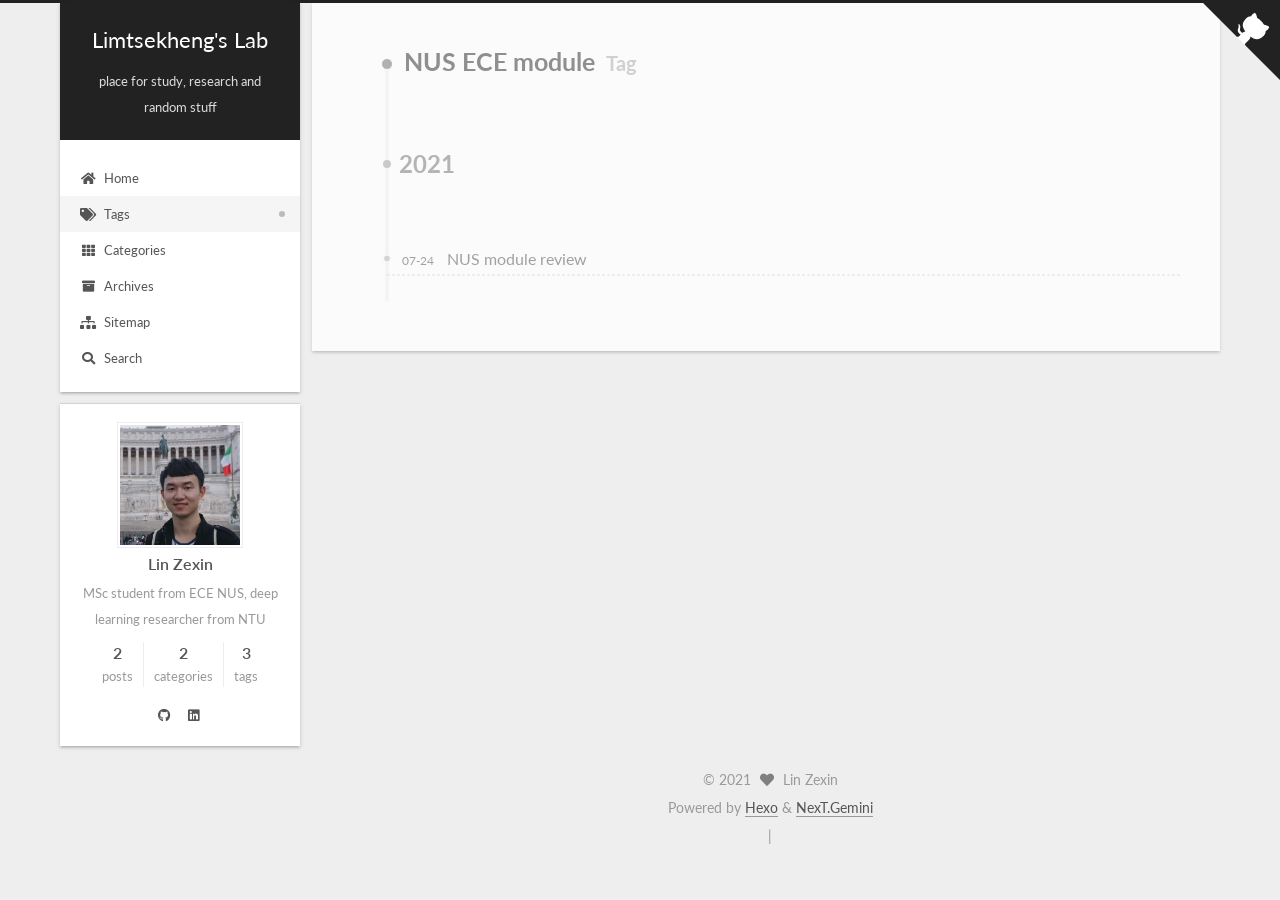
<file: tags/NUS-ECE-module/index.html>
<!DOCTYPE html>
<html lang="en">
<head>
  <meta charset="UTF-8">
<meta name="viewport" content="width=device-width, initial-scale=1, maximum-scale=2">
<meta name="theme-color" content="#222">
<meta name="generator" content="Hexo 5.4.0">
  <link rel="apple-touch-icon" sizes="180x180" href="/images/apple-touch-icon-next.png">
  <link rel="icon" type="image/png" sizes="32x32" href="/images/favicon-32x32-next.png">
  <link rel="icon" type="image/png" sizes="16x16" href="/images/favicon-16x16-next.png">
  <link rel="mask-icon" href="/images/logo.svg" color="#222">
  <meta name="google-site-verification" content="xA-W3sebGFf6dTk8YPAMkwnfuIJhe0gxlaIzkdNowqA">

<link rel="stylesheet" href="/css/main.css">

<link rel="stylesheet" href="//fonts.googleapis.com/css?family=Lato:300,300italic,400,400italic,700,700italic&display=swap&subset=latin,latin-ext">
<link rel="stylesheet" href="/lib/font-awesome/css/all.min.css">

<script id="hexo-configurations">
    var NexT = window.NexT || {};
    var CONFIG = {"hostname":"limtsekheng.github.io","root":"/","scheme":"Gemini","version":"7.8.0","exturl":false,"sidebar":{"position":"left","display":"post","padding":18,"offset":12,"onmobile":false},"copycode":{"enable":true,"show_result":true,"style":"mac"},"back2top":{"enable":true,"sidebar":false,"scrollpercent":false},"bookmark":{"enable":false,"color":"#222","save":"auto"},"fancybox":false,"mediumzoom":false,"lazyload":false,"pangu":false,"comments":{"style":"tabs","active":"disqus","storage":true,"lazyload":false,"nav":null,"activeClass":"disqus"},"algolia":{"hits":{"per_page":10},"labels":{"input_placeholder":"Search for Posts","hits_empty":"We didn't find any results for the search: ${query}","hits_stats":"${hits} results found in ${time} ms"}},"localsearch":{"enable":true,"trigger":"auto","top_n_per_article":5,"unescape":false,"preload":false},"motion":{"enable":true,"async":false,"transition":{"post_block":"fadeIn","post_header":"slideDownIn","post_body":"slideDownIn","coll_header":"slideLeftIn","sidebar":"slideUpIn"}},"path":"search.xml"};
  </script>

  <meta name="description" content="MSc student from ECE NUS, deep learning researcher from NTU">
<meta property="og:type" content="website">
<meta property="og:title" content="Limtsekheng&#39;s Lab">
<meta property="og:url" content="http://limtsekheng.github.io/tags/NUS-ECE-module/index.html">
<meta property="og:site_name" content="Limtsekheng&#39;s Lab">
<meta property="og:description" content="MSc student from ECE NUS, deep learning researcher from NTU">
<meta property="og:locale" content="en_US">
<meta property="article:author" content="Lin Zexin">
<meta name="twitter:card" content="summary">

<link rel="canonical" href="http://limtsekheng.github.io/tags/NUS-ECE-module/">


<script id="page-configurations">
  // https://hexo.io/docs/variables.html
  CONFIG.page = {
    sidebar: "",
    isHome : false,
    isPost : false,
    lang   : 'en'
  };
</script>

  <title>Tag: NUS ECE module | Limtsekheng's Lab</title>
  






  <noscript>
  <style>
  .use-motion .brand,
  .use-motion .menu-item,
  .sidebar-inner,
  .use-motion .post-block,
  .use-motion .pagination,
  .use-motion .comments,
  .use-motion .post-header,
  .use-motion .post-body,
  .use-motion .collection-header { opacity: initial; }

  .use-motion .site-title,
  .use-motion .site-subtitle {
    opacity: initial;
    top: initial;
  }

  .use-motion .logo-line-before i { left: initial; }
  .use-motion .logo-line-after i { right: initial; }
  </style>
</noscript>

</head>

<body itemscope itemtype="http://schema.org/WebPage">
  <div class="container use-motion">
    <div class="headband"></div>

    <header class="header" itemscope itemtype="http://schema.org/WPHeader">
      <div class="header-inner"><div class="site-brand-container">
  <div class="site-nav-toggle">
    <div class="toggle" aria-label="Toggle navigation bar">
      <span class="toggle-line toggle-line-first"></span>
      <span class="toggle-line toggle-line-middle"></span>
      <span class="toggle-line toggle-line-last"></span>
    </div>
  </div>

  <div class="site-meta">

    <a href="/" class="brand" rel="start">
      <span class="logo-line-before"><i></i></span>
      <h1 class="site-title">Limtsekheng's Lab</h1>
      <span class="logo-line-after"><i></i></span>
    </a>
      <p class="site-subtitle" itemprop="description">place for study, research and random stuff</p>
  </div>

  <div class="site-nav-right">
    <div class="toggle popup-trigger">
        <i class="fa fa-search fa-fw fa-lg"></i>
    </div>
  </div>
</div>




<nav class="site-nav">
  <ul id="menu" class="main-menu menu">
        <li class="menu-item menu-item-home">

    <a href="/" rel="section"><i class="fa fa-home fa-fw"></i>Home</a>

  </li>
        <li class="menu-item menu-item-tags">

    <a href="/tags/" rel="section"><i class="fa fa-tags fa-fw"></i>Tags</a>

  </li>
        <li class="menu-item menu-item-categories">

    <a href="/categories/" rel="section"><i class="fa fa-th fa-fw"></i>Categories</a>

  </li>
        <li class="menu-item menu-item-archives">

    <a href="/archives/" rel="section"><i class="fa fa-archive fa-fw"></i>Archives</a>

  </li>
        <li class="menu-item menu-item-sitemap">

    <a href="/sitemap.xml" rel="section"><i class="fa fa-sitemap fa-fw"></i>Sitemap</a>

  </li>
      <li class="menu-item menu-item-search">
        <a role="button" class="popup-trigger"><i class="fa fa-search fa-fw"></i>Search
        </a>
      </li>
  </ul>
</nav>



  <div class="search-pop-overlay">
    <div class="popup search-popup">
        <div class="search-header">
  <span class="search-icon">
    <i class="fa fa-search"></i>
  </span>
  <div class="search-input-container">
    <input autocomplete="off" autocapitalize="off"
           placeholder="Searching..." spellcheck="false"
           type="search" class="search-input">
  </div>
  <span class="popup-btn-close">
    <i class="fa fa-times-circle"></i>
  </span>
</div>
<div id="search-result">
  <div id="no-result">
    <i class="fa fa-spinner fa-pulse fa-5x fa-fw"></i>
  </div>
</div>

    </div>
  </div>

</div>
    </header>

    
  <div class="back-to-top">
    <i class="fa fa-arrow-up"></i>
    <span>0%</span>
  </div>

  <a href="https://github.com/limtsekheng" class="github-corner" title="Visit my GitHub" aria-label="Visit my GitHub" rel="noopener" target="_blank"><svg width="80" height="80" viewBox="0 0 250 250" aria-hidden="true"><path d="M0,0 L115,115 L130,115 L142,142 L250,250 L250,0 Z"></path><path d="M128.3,109.0 C113.8,99.7 119.0,89.6 119.0,89.6 C122.0,82.7 120.5,78.6 120.5,78.6 C119.2,72.0 123.4,76.3 123.4,76.3 C127.3,80.9 125.5,87.3 125.5,87.3 C122.9,97.6 130.6,101.9 134.4,103.2" fill="currentColor" style="transform-origin: 130px 106px;" class="octo-arm"></path><path d="M115.0,115.0 C114.9,115.1 118.7,116.5 119.8,115.4 L133.7,101.6 C136.9,99.2 139.9,98.4 142.2,98.6 C133.8,88.0 127.5,74.4 143.8,58.0 C148.5,53.4 154.0,51.2 159.7,51.0 C160.3,49.4 163.2,43.6 171.4,40.1 C171.4,40.1 176.1,42.5 178.8,56.2 C183.1,58.6 187.2,61.8 190.9,65.4 C194.5,69.0 197.7,73.2 200.1,77.6 C213.8,80.2 216.3,84.9 216.3,84.9 C212.7,93.1 206.9,96.0 205.4,96.6 C205.1,102.4 203.0,107.8 198.3,112.5 C181.9,128.9 168.3,122.5 157.7,114.1 C157.9,116.9 156.7,120.9 152.7,124.9 L141.0,136.5 C139.8,137.7 141.6,141.9 141.8,141.8 Z" fill="currentColor" class="octo-body"></path></svg></a>


    <main class="main">
      <div class="main-inner">
        <div class="content-wrap">
          

          <div class="content tag">
            

  
  
  
  <div class="post-block">
    <div class="posts-collapse">
      <div class="collection-title">
        <h2 class="collection-header">NUS ECE module
          <small>Tag</small>
        </h2>
      </div>

      
    <div class="collection-year">
      <span class="collection-header">2021</span>
    </div>

  <article itemscope itemtype="http://schema.org/Article">
    <header class="post-header">

      <div class="post-meta">
        <time itemprop="dateCreated"
              datetime="2021-07-24T23:25:08+08:00"
              content="2021-07-24">
          07-24
        </time>
      </div>

      <div class="post-title">
          <a class="post-title-link" href="/2021/07/24/nus_module_review/" itemprop="url">
            <span itemprop="name">NUS module review</span>
          </a>
      </div>

    </header>
  </article>

    </div>
  </div>
  
  
  

  



          </div>
          

<script>
  window.addEventListener('tabs:register', () => {
    let { activeClass } = CONFIG.comments;
    if (CONFIG.comments.storage) {
      activeClass = localStorage.getItem('comments_active') || activeClass;
    }
    if (activeClass) {
      let activeTab = document.querySelector(`a[href="#comment-${activeClass}"]`);
      if (activeTab) {
        activeTab.click();
      }
    }
  });
  if (CONFIG.comments.storage) {
    window.addEventListener('tabs:click', event => {
      if (!event.target.matches('.tabs-comment .tab-content .tab-pane')) return;
      let commentClass = event.target.classList[1];
      localStorage.setItem('comments_active', commentClass);
    });
  }
</script>

        </div>
          
  
  <div class="toggle sidebar-toggle">
    <span class="toggle-line toggle-line-first"></span>
    <span class="toggle-line toggle-line-middle"></span>
    <span class="toggle-line toggle-line-last"></span>
  </div>

  <aside class="sidebar">
    <div class="sidebar-inner">

      <ul class="sidebar-nav motion-element">
        <li class="sidebar-nav-toc">
          Table of Contents
        </li>
        <li class="sidebar-nav-overview">
          Overview
        </li>
      </ul>

      <!--noindex-->
      <div class="post-toc-wrap sidebar-panel">
      </div>
      <!--/noindex-->

      <div class="site-overview-wrap sidebar-panel">
        <div class="site-author motion-element" itemprop="author" itemscope itemtype="http://schema.org/Person">
    <img class="site-author-image" itemprop="image" alt="Lin Zexin"
      src="/images/avatar.jpg">
  <p class="site-author-name" itemprop="name">Lin Zexin</p>
  <div class="site-description" itemprop="description">MSc student from ECE NUS, deep learning researcher from NTU</div>
</div>
<div class="site-state-wrap motion-element">
  <nav class="site-state">
      <div class="site-state-item site-state-posts">
          <a href="/archives/">
        
          <span class="site-state-item-count">2</span>
          <span class="site-state-item-name">posts</span>
        </a>
      </div>
      <div class="site-state-item site-state-categories">
            <a href="/categories/">
          
        <span class="site-state-item-count">2</span>
        <span class="site-state-item-name">categories</span></a>
      </div>
      <div class="site-state-item site-state-tags">
            <a href="/tags/">
          
        <span class="site-state-item-count">3</span>
        <span class="site-state-item-name">tags</span></a>
      </div>
  </nav>
</div>
  <div class="links-of-author motion-element">
      <span class="links-of-author-item">
        <a href="https://github.com/limtsekheng" title="GitHub → https:&#x2F;&#x2F;github.com&#x2F;limtsekheng" rel="noopener" target="_blank"><i class="fab fa-github fa-fw"></i></a>
      </span>
      <span class="links-of-author-item">
        <a href="https://www.linkedin.com/in/lin-zexin-281898138" title="Linkedin → https:&#x2F;&#x2F;www.linkedin.com&#x2F;in&#x2F;lin-zexin-281898138" rel="noopener" target="_blank"><i class="fab fa-linkedin fa-fw"></i></a>
      </span>
  </div>



      </div>

      <script type="text/javascript" src="//rf.revolvermaps.com/0/0/8.js?i=5z7zpd9k8y4&amp;m=0&amp;c=ff0000&amp;cr1=ffffff&amp;f=arial&amp;l=33" async="async"></script>
    </div>
  </aside>
  <div id="sidebar-dimmer"></div>


      </div>
    </main>

    <footer class="footer">
      <div class="footer-inner">
        

        

<div class="copyright">
  
  &copy; 
  <span itemprop="copyrightYear">2021</span>
  <span class="with-love">
    <i class="fa fa-heart"></i>
  </span>
  <span class="author" itemprop="copyrightHolder">Lin Zexin</span>
</div>
  <div class="powered-by">Powered by <a href="https://hexo.io/" class="theme-link" rel="noopener" target="_blank">Hexo</a> & <a href="https://theme-next.org/" class="theme-link" rel="noopener" target="_blank">NexT.Gemini</a>
  </div>

        
<div class="busuanzi-count">
  <script async src="https://busuanzi.ibruce.info/busuanzi/2.3/busuanzi.pure.mini.js"></script>
    <span class="post-meta-item" id="busuanzi_container_site_uv" style="display: none;">
      <span class="post-meta-item-icon">
        <i class="fa fa-user"></i>
      </span>
      <span class="site-uv" title="Total Visitors">
        <span id="busuanzi_value_site_uv"></span>
      </span>
    </span>
    <span class="post-meta-divider">|</span>
    <span class="post-meta-item" id="busuanzi_container_site_pv" style="display: none;">
      <span class="post-meta-item-icon">
        <i class="fa fa-eye"></i>
      </span>
      <span class="site-pv" title="Total Views">
        <span id="busuanzi_value_site_pv"></span>
      </span>
    </span>
</div>








      </div>
    </footer>
  </div>

  
  <script src="/lib/anime.min.js"></script>
  <script src="/lib/velocity/velocity.min.js"></script>
  <script src="/lib/velocity/velocity.ui.min.js"></script>

<script src="/js/utils.js"></script>

<script src="/js/motion.js"></script>


<script src="/js/schemes/pisces.js"></script>


<script src="/js/next-boot.js"></script>




  




  
<script src="/js/local-search.js"></script>













  

  

  

<script>
  function loadCount() {
    var d = document, s = d.createElement('script');
    s.src = 'https://linzexin.disqus.com/count.js';
    s.id = 'dsq-count-scr';
    (d.head || d.body).appendChild(s);
  }
  // defer loading until the whole page loading is completed
  window.addEventListener('load', loadCount, false);
</script>

</body>
</html>
</file>
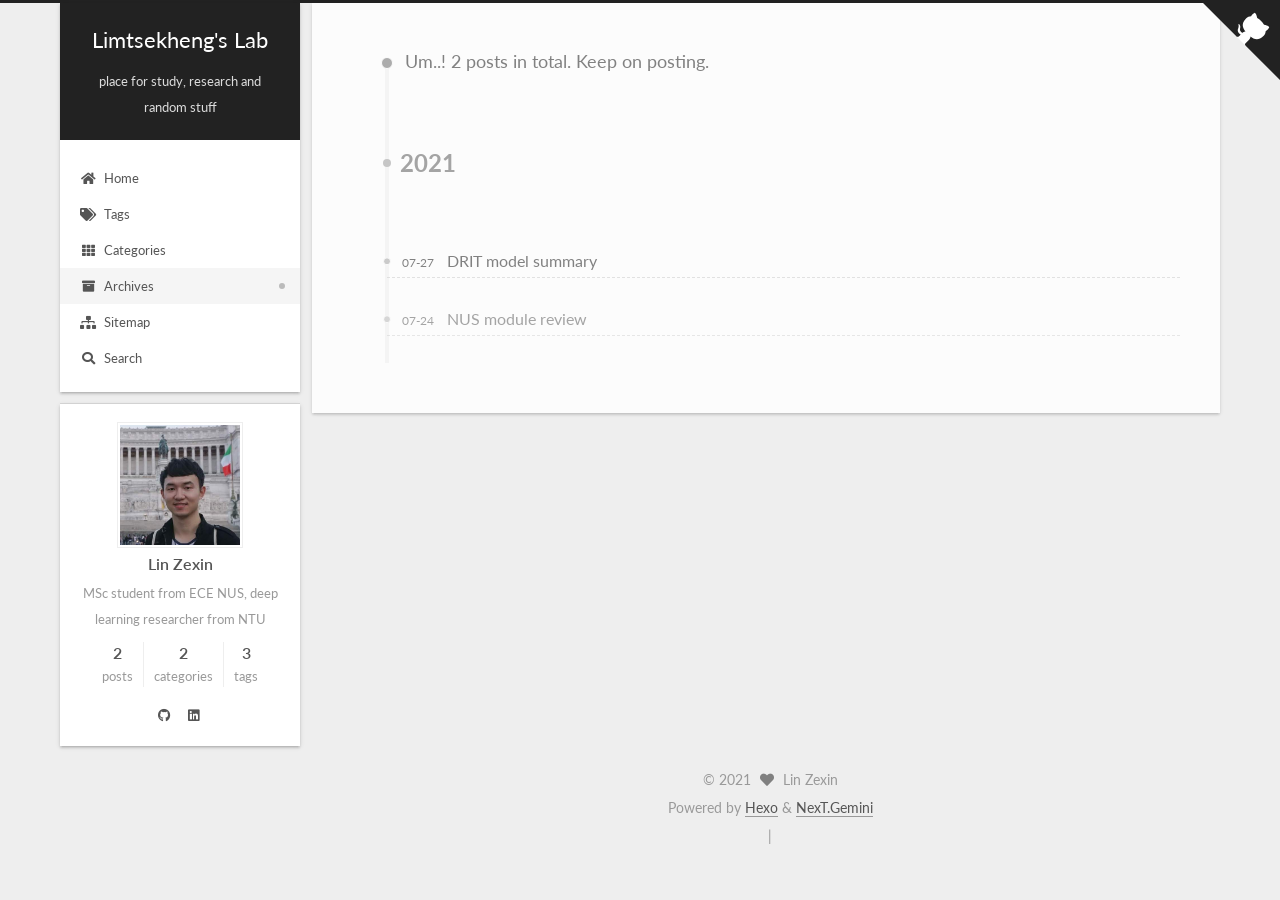
<file: archives/2021/07/index.html>
<!DOCTYPE html>
<html lang="en">
<head>
  <meta charset="UTF-8">
<meta name="viewport" content="width=device-width, initial-scale=1, maximum-scale=2">
<meta name="theme-color" content="#222">
<meta name="generator" content="Hexo 5.4.0">
  <link rel="apple-touch-icon" sizes="180x180" href="/images/apple-touch-icon-next.png">
  <link rel="icon" type="image/png" sizes="32x32" href="/images/favicon-32x32-next.png">
  <link rel="icon" type="image/png" sizes="16x16" href="/images/favicon-16x16-next.png">
  <link rel="mask-icon" href="/images/logo.svg" color="#222">
  <meta name="google-site-verification" content="xA-W3sebGFf6dTk8YPAMkwnfuIJhe0gxlaIzkdNowqA">

<link rel="stylesheet" href="/css/main.css">

<link rel="stylesheet" href="//fonts.googleapis.com/css?family=Lato:300,300italic,400,400italic,700,700italic&display=swap&subset=latin,latin-ext">
<link rel="stylesheet" href="/lib/font-awesome/css/all.min.css">

<script id="hexo-configurations">
    var NexT = window.NexT || {};
    var CONFIG = {"hostname":"limtsekheng.github.io","root":"/","scheme":"Gemini","version":"7.8.0","exturl":false,"sidebar":{"position":"left","display":"post","padding":18,"offset":12,"onmobile":false},"copycode":{"enable":true,"show_result":true,"style":"mac"},"back2top":{"enable":true,"sidebar":false,"scrollpercent":false},"bookmark":{"enable":false,"color":"#222","save":"auto"},"fancybox":false,"mediumzoom":false,"lazyload":false,"pangu":false,"comments":{"style":"tabs","active":"disqus","storage":true,"lazyload":false,"nav":null,"activeClass":"disqus"},"algolia":{"hits":{"per_page":10},"labels":{"input_placeholder":"Search for Posts","hits_empty":"We didn't find any results for the search: ${query}","hits_stats":"${hits} results found in ${time} ms"}},"localsearch":{"enable":true,"trigger":"auto","top_n_per_article":5,"unescape":false,"preload":false},"motion":{"enable":true,"async":false,"transition":{"post_block":"fadeIn","post_header":"slideDownIn","post_body":"slideDownIn","coll_header":"slideLeftIn","sidebar":"slideUpIn"}},"path":"search.xml"};
  </script>

  <meta name="description" content="MSc student from ECE NUS, deep learning researcher from NTU">
<meta property="og:type" content="website">
<meta property="og:title" content="Limtsekheng&#39;s Lab">
<meta property="og:url" content="http://limtsekheng.github.io/archives/2021/07/index.html">
<meta property="og:site_name" content="Limtsekheng&#39;s Lab">
<meta property="og:description" content="MSc student from ECE NUS, deep learning researcher from NTU">
<meta property="og:locale" content="en_US">
<meta property="article:author" content="Lin Zexin">
<meta name="twitter:card" content="summary">

<link rel="canonical" href="http://limtsekheng.github.io/archives/2021/07/">


<script id="page-configurations">
  // https://hexo.io/docs/variables.html
  CONFIG.page = {
    sidebar: "",
    isHome : false,
    isPost : false,
    lang   : 'en'
  };
</script>

  <title>Archive | Limtsekheng's Lab</title>
  






  <noscript>
  <style>
  .use-motion .brand,
  .use-motion .menu-item,
  .sidebar-inner,
  .use-motion .post-block,
  .use-motion .pagination,
  .use-motion .comments,
  .use-motion .post-header,
  .use-motion .post-body,
  .use-motion .collection-header { opacity: initial; }

  .use-motion .site-title,
  .use-motion .site-subtitle {
    opacity: initial;
    top: initial;
  }

  .use-motion .logo-line-before i { left: initial; }
  .use-motion .logo-line-after i { right: initial; }
  </style>
</noscript>

</head>

<body itemscope itemtype="http://schema.org/WebPage">
  <div class="container use-motion">
    <div class="headband"></div>

    <header class="header" itemscope itemtype="http://schema.org/WPHeader">
      <div class="header-inner"><div class="site-brand-container">
  <div class="site-nav-toggle">
    <div class="toggle" aria-label="Toggle navigation bar">
      <span class="toggle-line toggle-line-first"></span>
      <span class="toggle-line toggle-line-middle"></span>
      <span class="toggle-line toggle-line-last"></span>
    </div>
  </div>

  <div class="site-meta">

    <a href="/" class="brand" rel="start">
      <span class="logo-line-before"><i></i></span>
      <h1 class="site-title">Limtsekheng's Lab</h1>
      <span class="logo-line-after"><i></i></span>
    </a>
      <p class="site-subtitle" itemprop="description">place for study, research and random stuff</p>
  </div>

  <div class="site-nav-right">
    <div class="toggle popup-trigger">
        <i class="fa fa-search fa-fw fa-lg"></i>
    </div>
  </div>
</div>




<nav class="site-nav">
  <ul id="menu" class="main-menu menu">
        <li class="menu-item menu-item-home">

    <a href="/" rel="section"><i class="fa fa-home fa-fw"></i>Home</a>

  </li>
        <li class="menu-item menu-item-tags">

    <a href="/tags/" rel="section"><i class="fa fa-tags fa-fw"></i>Tags</a>

  </li>
        <li class="menu-item menu-item-categories">

    <a href="/categories/" rel="section"><i class="fa fa-th fa-fw"></i>Categories</a>

  </li>
        <li class="menu-item menu-item-archives">

    <a href="/archives/" rel="section"><i class="fa fa-archive fa-fw"></i>Archives</a>

  </li>
        <li class="menu-item menu-item-sitemap">

    <a href="/sitemap.xml" rel="section"><i class="fa fa-sitemap fa-fw"></i>Sitemap</a>

  </li>
      <li class="menu-item menu-item-search">
        <a role="button" class="popup-trigger"><i class="fa fa-search fa-fw"></i>Search
        </a>
      </li>
  </ul>
</nav>



  <div class="search-pop-overlay">
    <div class="popup search-popup">
        <div class="search-header">
  <span class="search-icon">
    <i class="fa fa-search"></i>
  </span>
  <div class="search-input-container">
    <input autocomplete="off" autocapitalize="off"
           placeholder="Searching..." spellcheck="false"
           type="search" class="search-input">
  </div>
  <span class="popup-btn-close">
    <i class="fa fa-times-circle"></i>
  </span>
</div>
<div id="search-result">
  <div id="no-result">
    <i class="fa fa-spinner fa-pulse fa-5x fa-fw"></i>
  </div>
</div>

    </div>
  </div>

</div>
    </header>

    
  <div class="back-to-top">
    <i class="fa fa-arrow-up"></i>
    <span>0%</span>
  </div>

  <a href="https://github.com/limtsekheng" class="github-corner" title="Visit my GitHub" aria-label="Visit my GitHub" rel="noopener" target="_blank"><svg width="80" height="80" viewBox="0 0 250 250" aria-hidden="true"><path d="M0,0 L115,115 L130,115 L142,142 L250,250 L250,0 Z"></path><path d="M128.3,109.0 C113.8,99.7 119.0,89.6 119.0,89.6 C122.0,82.7 120.5,78.6 120.5,78.6 C119.2,72.0 123.4,76.3 123.4,76.3 C127.3,80.9 125.5,87.3 125.5,87.3 C122.9,97.6 130.6,101.9 134.4,103.2" fill="currentColor" style="transform-origin: 130px 106px;" class="octo-arm"></path><path d="M115.0,115.0 C114.9,115.1 118.7,116.5 119.8,115.4 L133.7,101.6 C136.9,99.2 139.9,98.4 142.2,98.6 C133.8,88.0 127.5,74.4 143.8,58.0 C148.5,53.4 154.0,51.2 159.7,51.0 C160.3,49.4 163.2,43.6 171.4,40.1 C171.4,40.1 176.1,42.5 178.8,56.2 C183.1,58.6 187.2,61.8 190.9,65.4 C194.5,69.0 197.7,73.2 200.1,77.6 C213.8,80.2 216.3,84.9 216.3,84.9 C212.7,93.1 206.9,96.0 205.4,96.6 C205.1,102.4 203.0,107.8 198.3,112.5 C181.9,128.9 168.3,122.5 157.7,114.1 C157.9,116.9 156.7,120.9 152.7,124.9 L141.0,136.5 C139.8,137.7 141.6,141.9 141.8,141.8 Z" fill="currentColor" class="octo-body"></path></svg></a>


    <main class="main">
      <div class="main-inner">
        <div class="content-wrap">
          

          <div class="content archive">
            

  
  
  
  <div class="post-block">
    <div class="posts-collapse">
      <div class="collection-title">
        <span class="collection-header">Um..! 2 posts in total. Keep on posting.</span>
      </div>

      
    <div class="collection-year">
      <span class="collection-header">2021</span>
    </div>

  <article itemscope itemtype="http://schema.org/Article">
    <header class="post-header">

      <div class="post-meta">
        <time itemprop="dateCreated"
              datetime="2021-07-27T23:05:13+08:00"
              content="2021-07-27">
          07-27
        </time>
      </div>

      <div class="post-title">
          <a class="post-title-link" href="/2021/07/27/DRIT/" itemprop="url">
            <span itemprop="name">DRIT model summary</span>
          </a>
      </div>

    </header>
  </article>

  <article itemscope itemtype="http://schema.org/Article">
    <header class="post-header">

      <div class="post-meta">
        <time itemprop="dateCreated"
              datetime="2021-07-24T23:25:08+08:00"
              content="2021-07-24">
          07-24
        </time>
      </div>

      <div class="post-title">
          <a class="post-title-link" href="/2021/07/24/nus_module_review/" itemprop="url">
            <span itemprop="name">NUS module review</span>
          </a>
      </div>

    </header>
  </article>


    </div>
  </div>
  
  
  

  



          </div>
          

<script>
  window.addEventListener('tabs:register', () => {
    let { activeClass } = CONFIG.comments;
    if (CONFIG.comments.storage) {
      activeClass = localStorage.getItem('comments_active') || activeClass;
    }
    if (activeClass) {
      let activeTab = document.querySelector(`a[href="#comment-${activeClass}"]`);
      if (activeTab) {
        activeTab.click();
      }
    }
  });
  if (CONFIG.comments.storage) {
    window.addEventListener('tabs:click', event => {
      if (!event.target.matches('.tabs-comment .tab-content .tab-pane')) return;
      let commentClass = event.target.classList[1];
      localStorage.setItem('comments_active', commentClass);
    });
  }
</script>

        </div>
          
  
  <div class="toggle sidebar-toggle">
    <span class="toggle-line toggle-line-first"></span>
    <span class="toggle-line toggle-line-middle"></span>
    <span class="toggle-line toggle-line-last"></span>
  </div>

  <aside class="sidebar">
    <div class="sidebar-inner">

      <ul class="sidebar-nav motion-element">
        <li class="sidebar-nav-toc">
          Table of Contents
        </li>
        <li class="sidebar-nav-overview">
          Overview
        </li>
      </ul>

      <!--noindex-->
      <div class="post-toc-wrap sidebar-panel">
      </div>
      <!--/noindex-->

      <div class="site-overview-wrap sidebar-panel">
        <div class="site-author motion-element" itemprop="author" itemscope itemtype="http://schema.org/Person">
    <img class="site-author-image" itemprop="image" alt="Lin Zexin"
      src="/images/avatar.jpg">
  <p class="site-author-name" itemprop="name">Lin Zexin</p>
  <div class="site-description" itemprop="description">MSc student from ECE NUS, deep learning researcher from NTU</div>
</div>
<div class="site-state-wrap motion-element">
  <nav class="site-state">
      <div class="site-state-item site-state-posts">
          <a href="/archives/">
        
          <span class="site-state-item-count">2</span>
          <span class="site-state-item-name">posts</span>
        </a>
      </div>
      <div class="site-state-item site-state-categories">
            <a href="/categories/">
          
        <span class="site-state-item-count">2</span>
        <span class="site-state-item-name">categories</span></a>
      </div>
      <div class="site-state-item site-state-tags">
            <a href="/tags/">
          
        <span class="site-state-item-count">3</span>
        <span class="site-state-item-name">tags</span></a>
      </div>
  </nav>
</div>
  <div class="links-of-author motion-element">
      <span class="links-of-author-item">
        <a href="https://github.com/limtsekheng" title="GitHub → https:&#x2F;&#x2F;github.com&#x2F;limtsekheng" rel="noopener" target="_blank"><i class="fab fa-github fa-fw"></i></a>
      </span>
      <span class="links-of-author-item">
        <a href="https://www.linkedin.com/in/lin-zexin-281898138" title="Linkedin → https:&#x2F;&#x2F;www.linkedin.com&#x2F;in&#x2F;lin-zexin-281898138" rel="noopener" target="_blank"><i class="fab fa-linkedin fa-fw"></i></a>
      </span>
  </div>



      </div>

      <script type="text/javascript" src="//rf.revolvermaps.com/0/0/8.js?i=5z7zpd9k8y4&amp;m=0&amp;c=ff0000&amp;cr1=ffffff&amp;f=arial&amp;l=33" async="async"></script>
    </div>
  </aside>
  <div id="sidebar-dimmer"></div>


      </div>
    </main>

    <footer class="footer">
      <div class="footer-inner">
        

        

<div class="copyright">
  
  &copy; 
  <span itemprop="copyrightYear">2021</span>
  <span class="with-love">
    <i class="fa fa-heart"></i>
  </span>
  <span class="author" itemprop="copyrightHolder">Lin Zexin</span>
</div>
  <div class="powered-by">Powered by <a href="https://hexo.io/" class="theme-link" rel="noopener" target="_blank">Hexo</a> & <a href="https://theme-next.org/" class="theme-link" rel="noopener" target="_blank">NexT.Gemini</a>
  </div>

        
<div class="busuanzi-count">
  <script async src="https://busuanzi.ibruce.info/busuanzi/2.3/busuanzi.pure.mini.js"></script>
    <span class="post-meta-item" id="busuanzi_container_site_uv" style="display: none;">
      <span class="post-meta-item-icon">
        <i class="fa fa-user"></i>
      </span>
      <span class="site-uv" title="Total Visitors">
        <span id="busuanzi_value_site_uv"></span>
      </span>
    </span>
    <span class="post-meta-divider">|</span>
    <span class="post-meta-item" id="busuanzi_container_site_pv" style="display: none;">
      <span class="post-meta-item-icon">
        <i class="fa fa-eye"></i>
      </span>
      <span class="site-pv" title="Total Views">
        <span id="busuanzi_value_site_pv"></span>
      </span>
    </span>
</div>








      </div>
    </footer>
  </div>

  
  <script src="/lib/anime.min.js"></script>
  <script src="/lib/velocity/velocity.min.js"></script>
  <script src="/lib/velocity/velocity.ui.min.js"></script>

<script src="/js/utils.js"></script>

<script src="/js/motion.js"></script>


<script src="/js/schemes/pisces.js"></script>


<script src="/js/next-boot.js"></script>




  




  
<script src="/js/local-search.js"></script>













  

  

  

<script>
  function loadCount() {
    var d = document, s = d.createElement('script');
    s.src = 'https://linzexin.disqus.com/count.js';
    s.id = 'dsq-count-scr';
    (d.head || d.body).appendChild(s);
  }
  // defer loading until the whole page loading is completed
  window.addEventListener('load', loadCount, false);
</script>

</body>
</html>
</file>
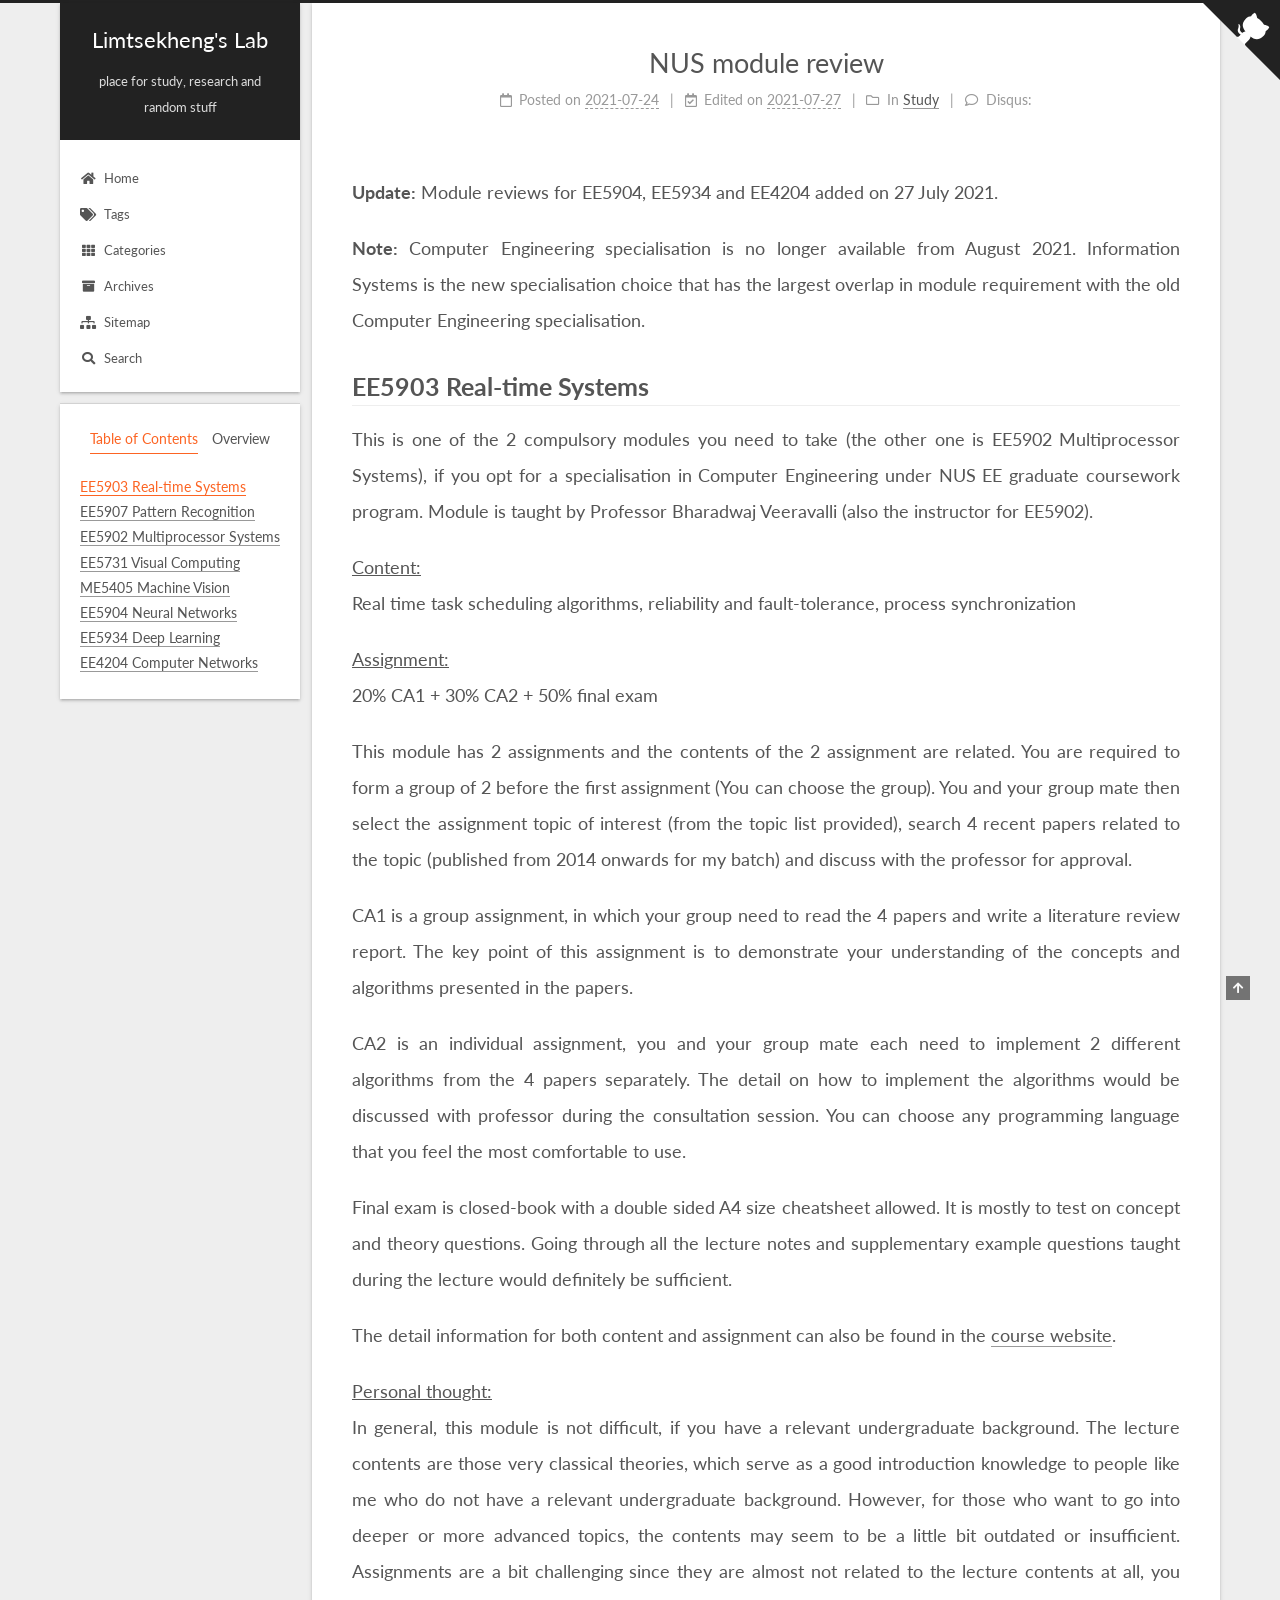
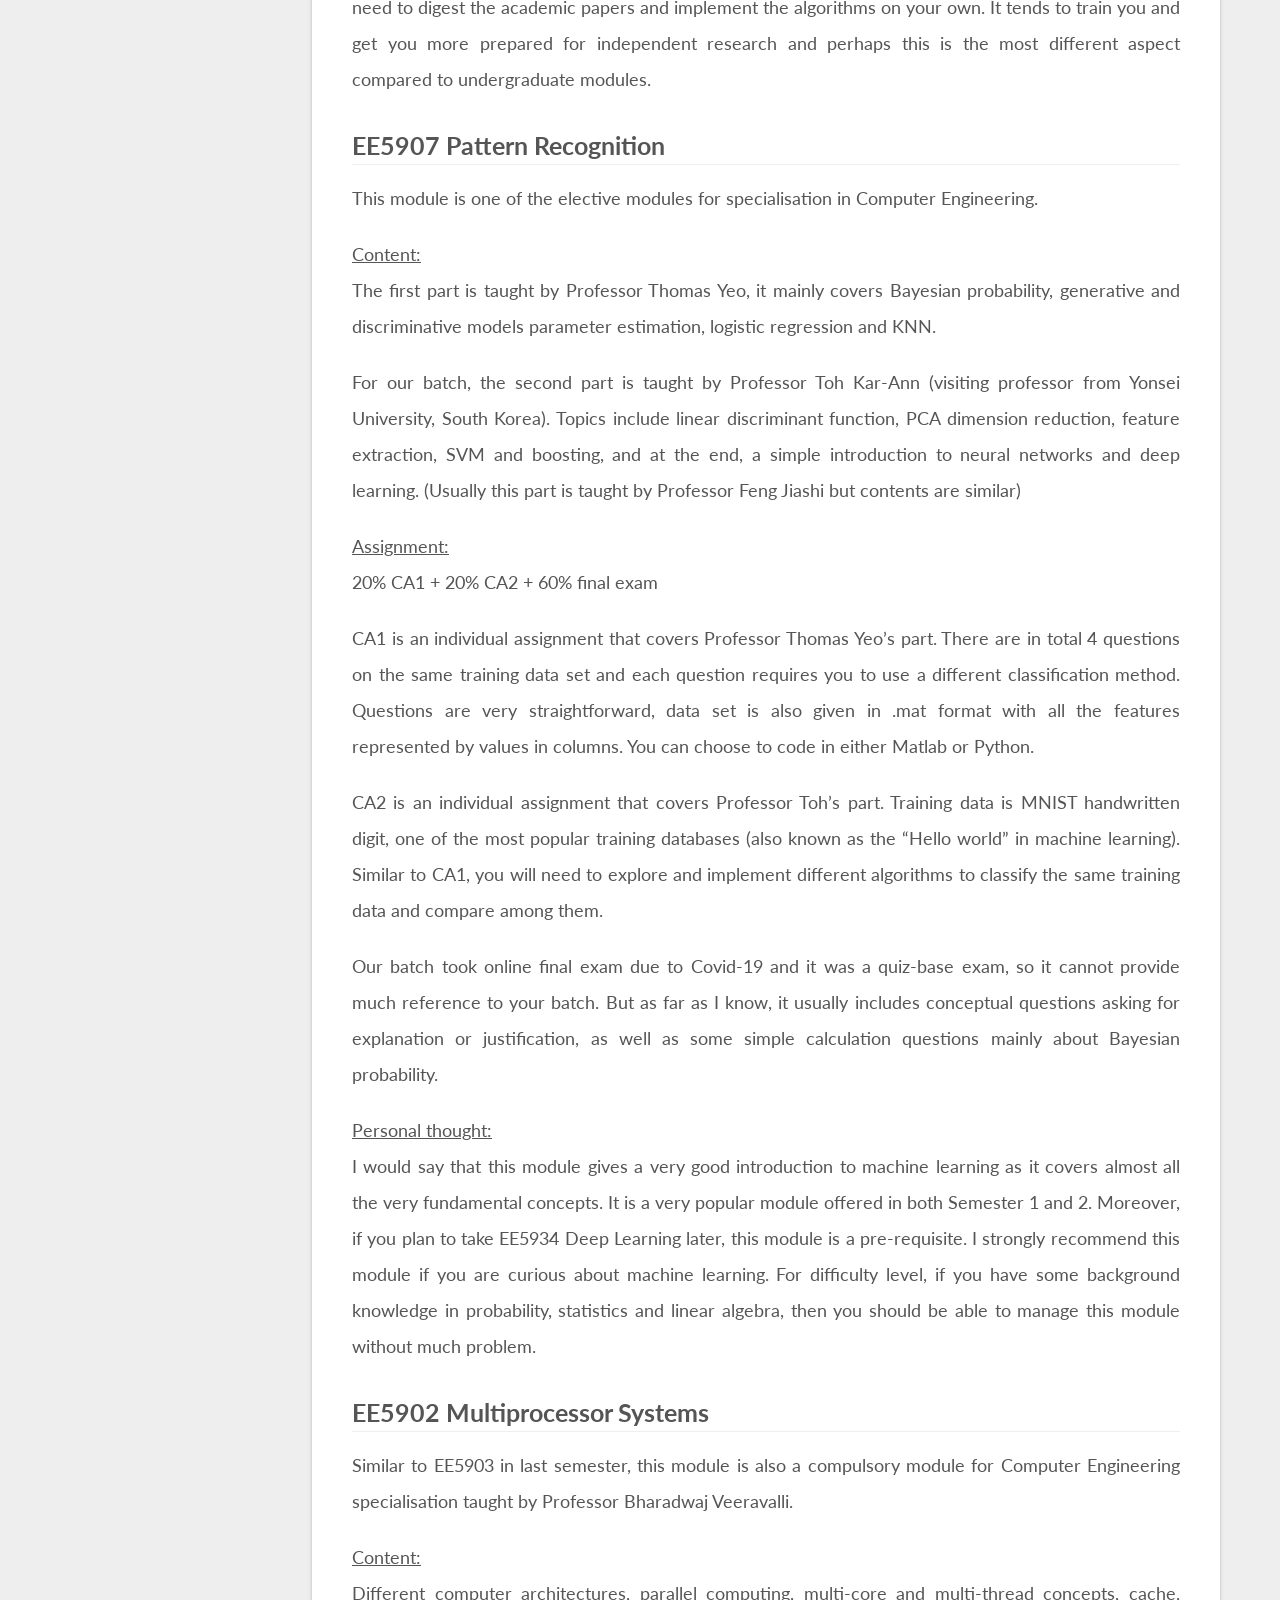
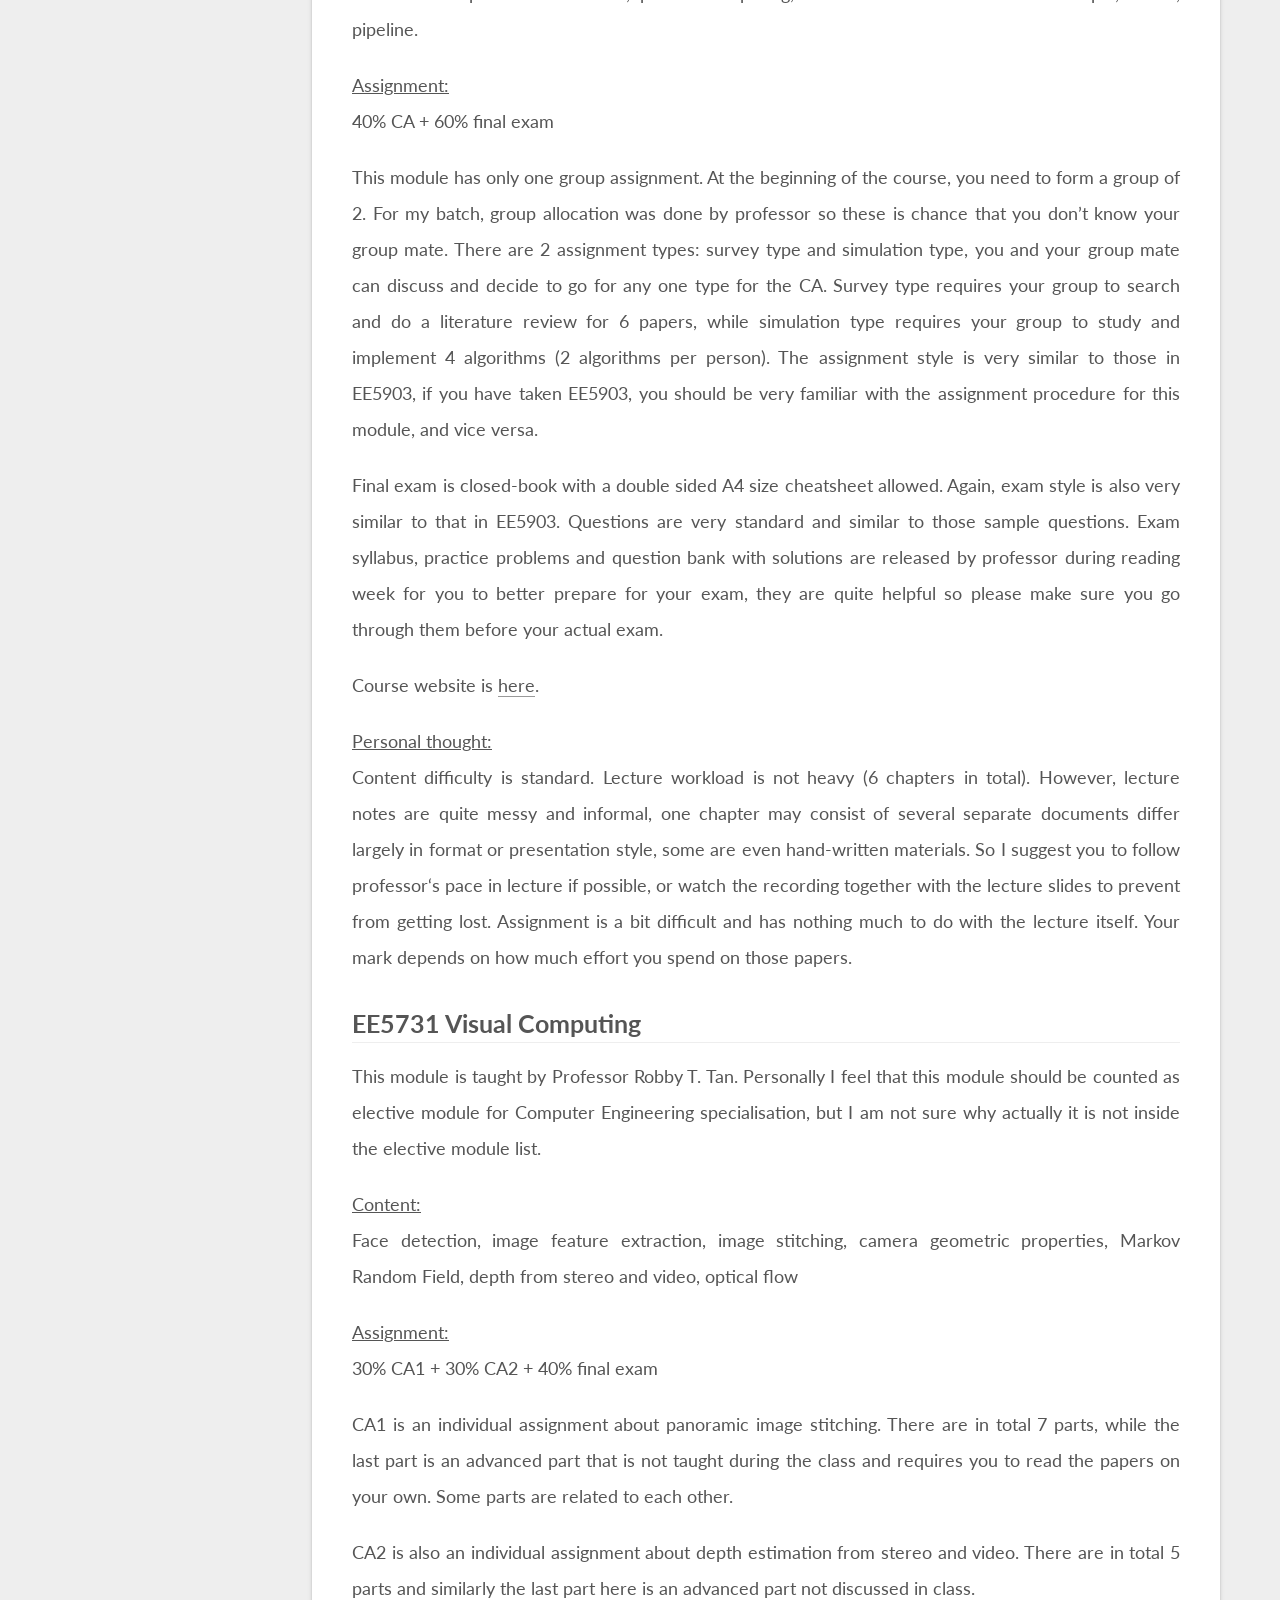
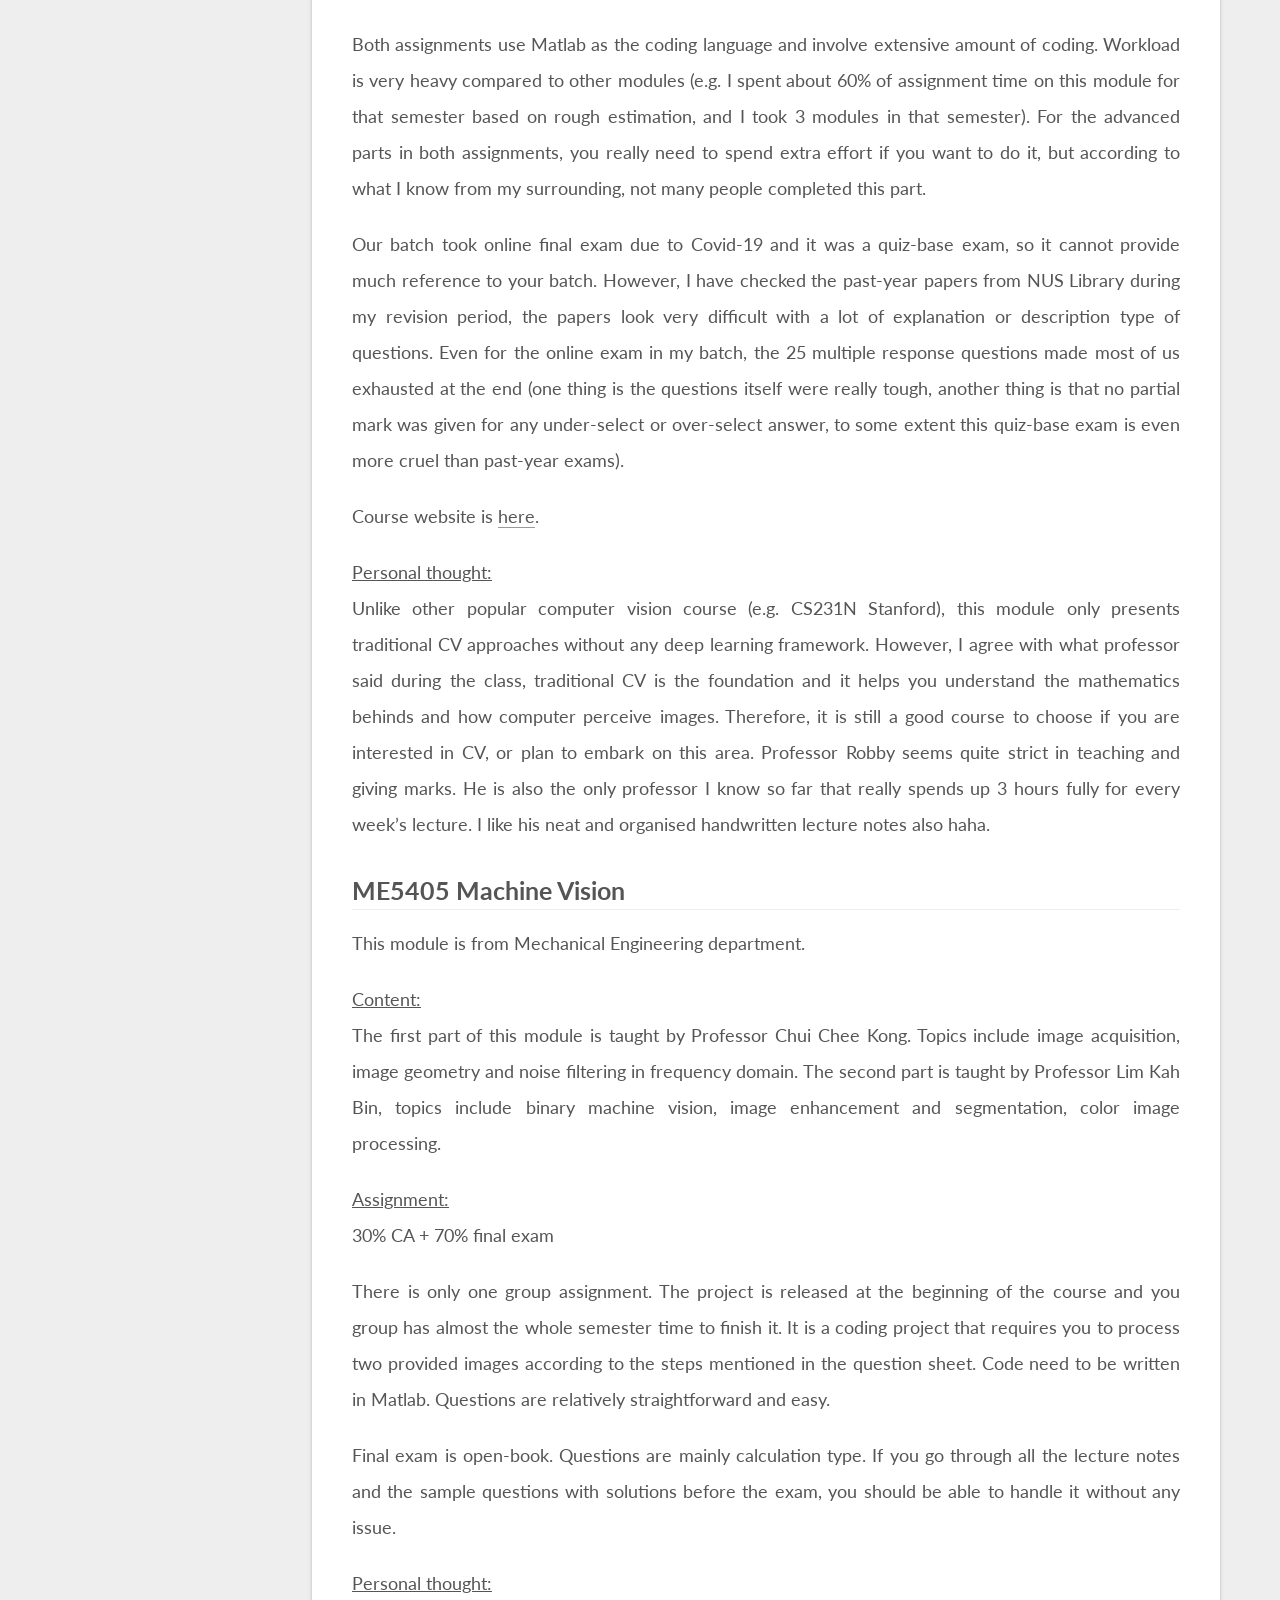
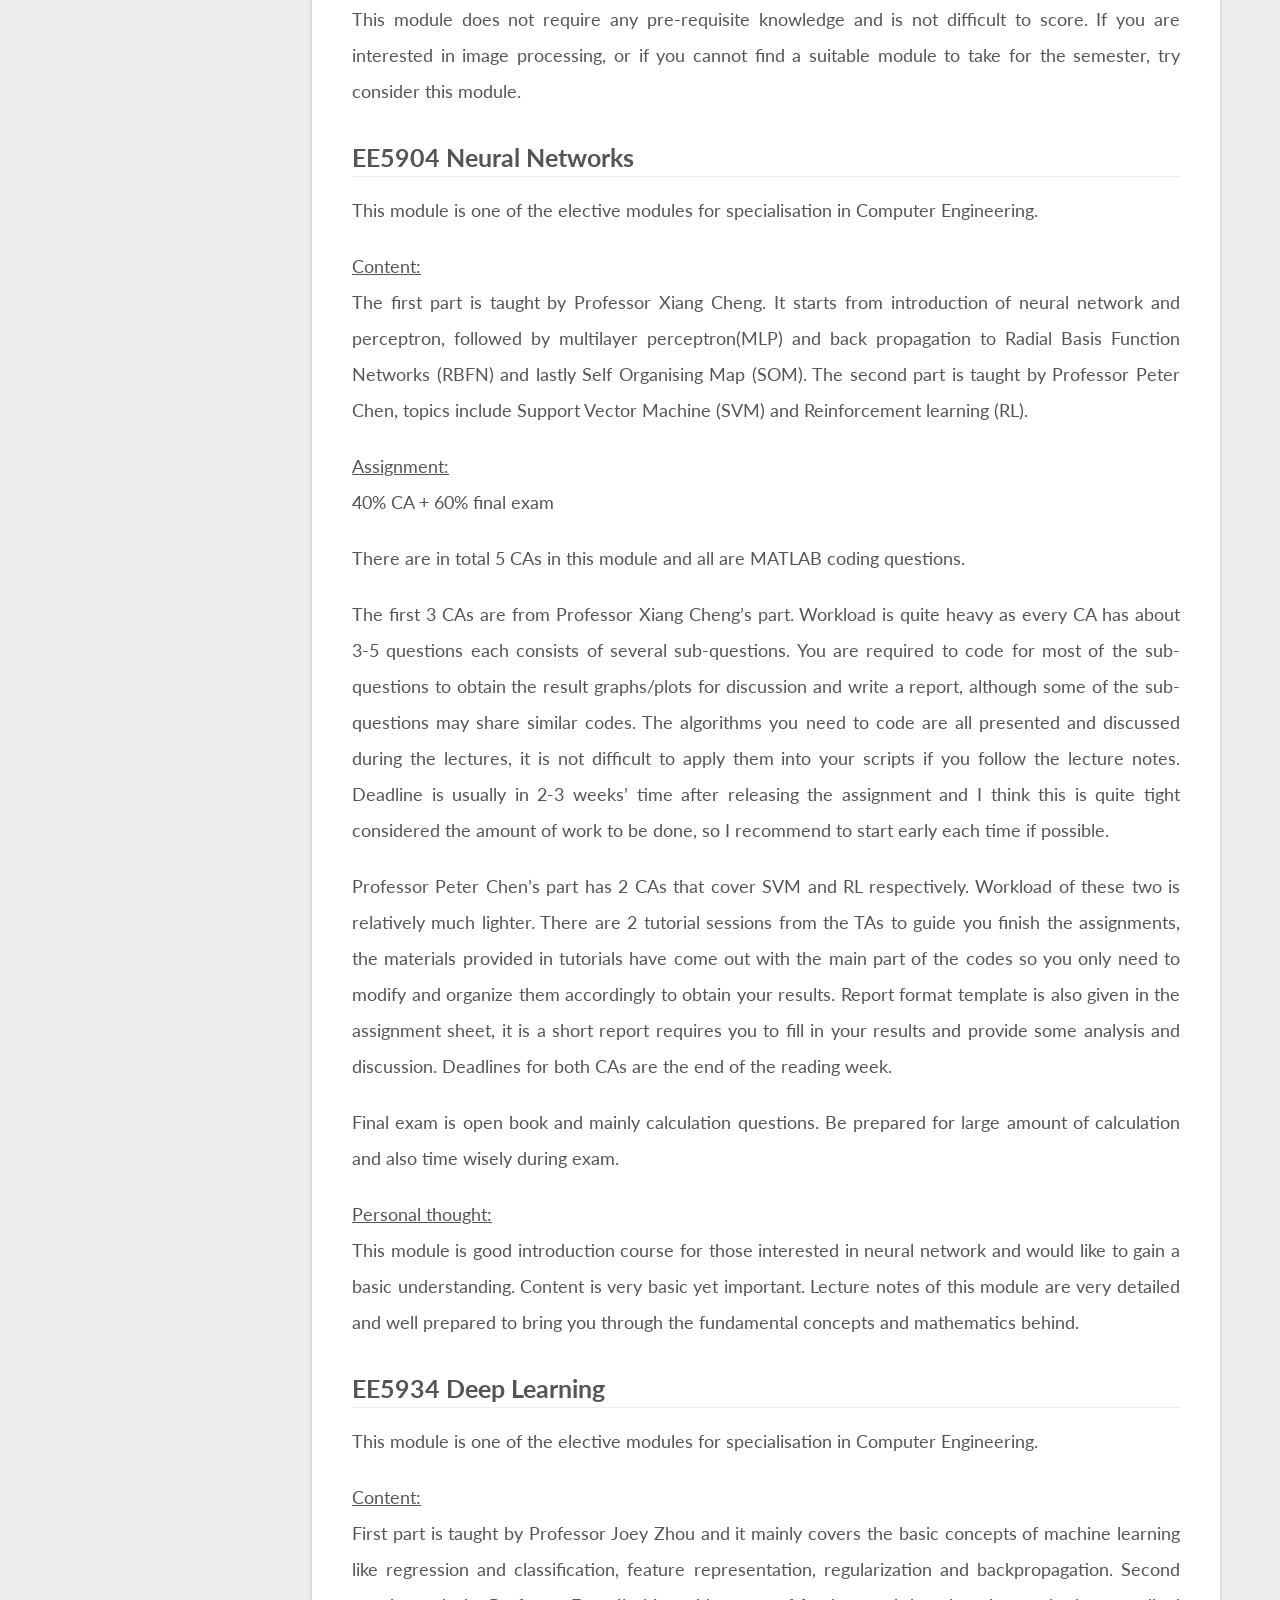
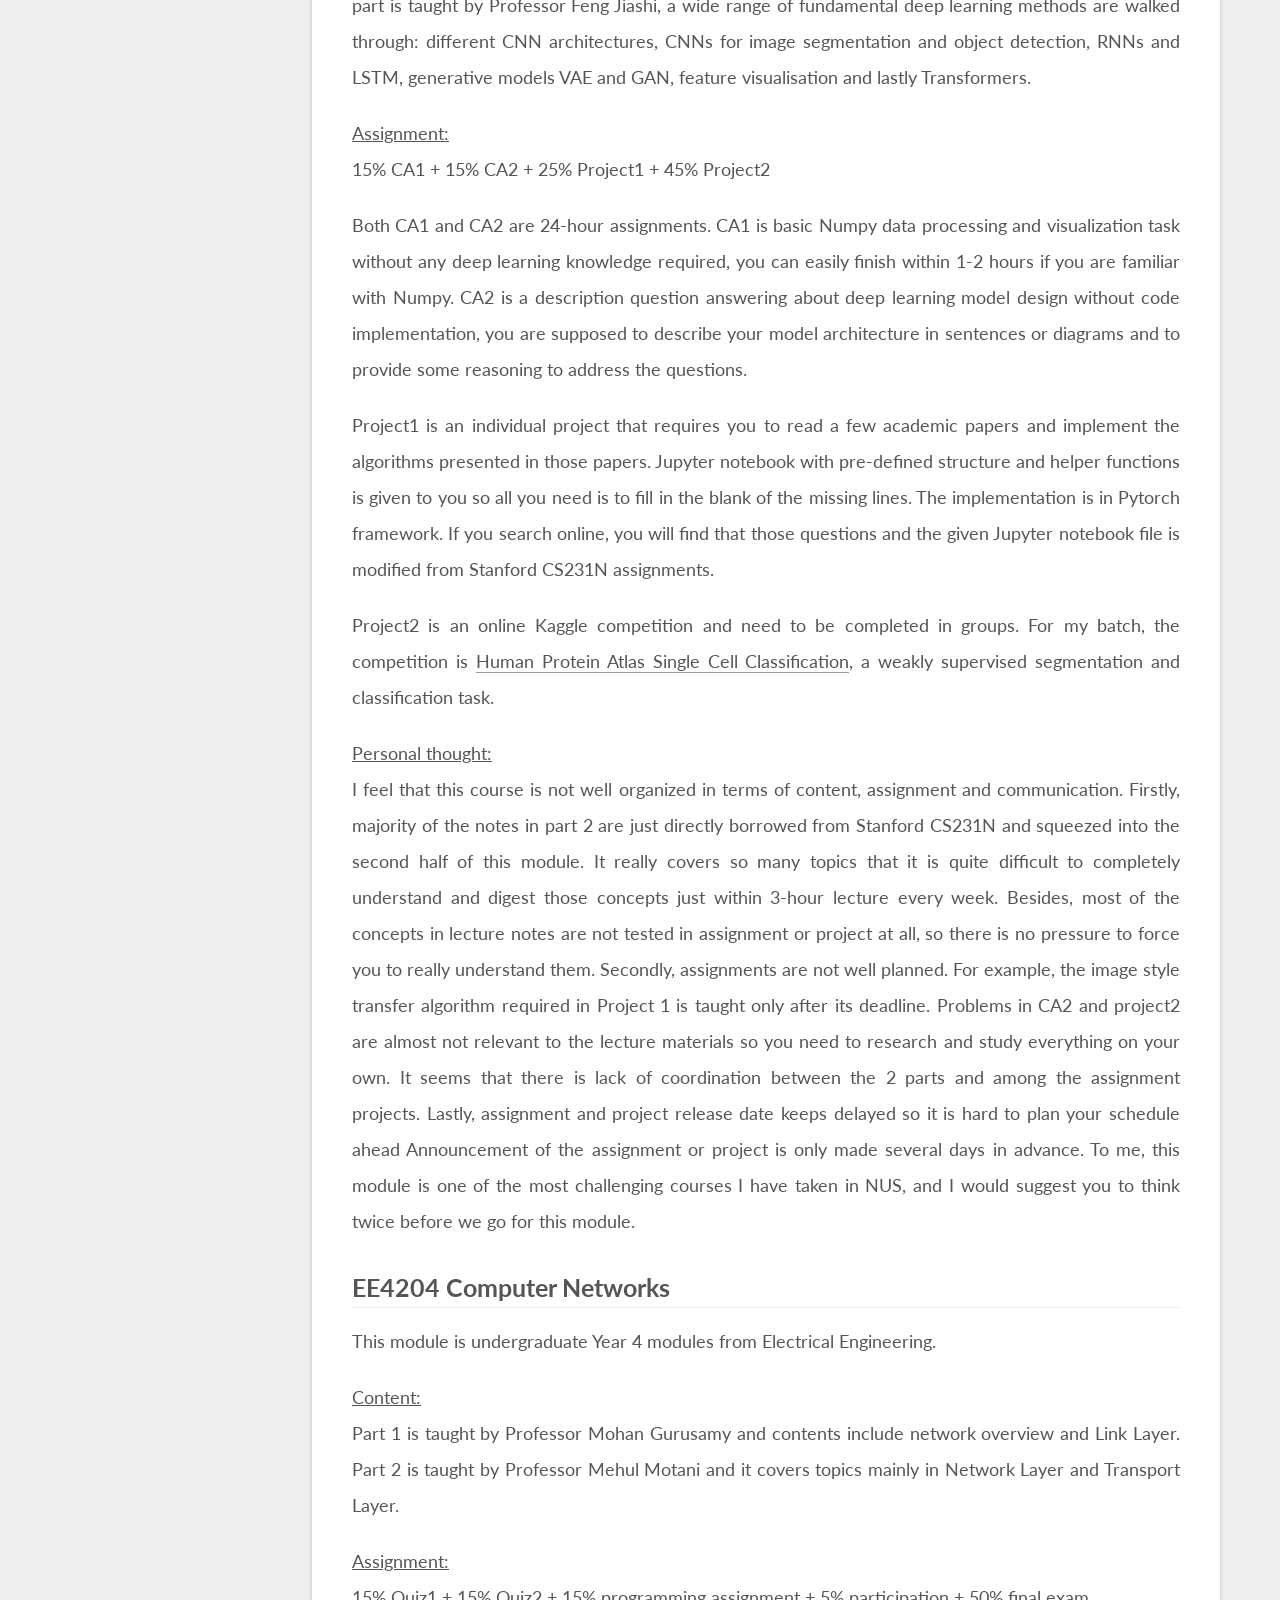
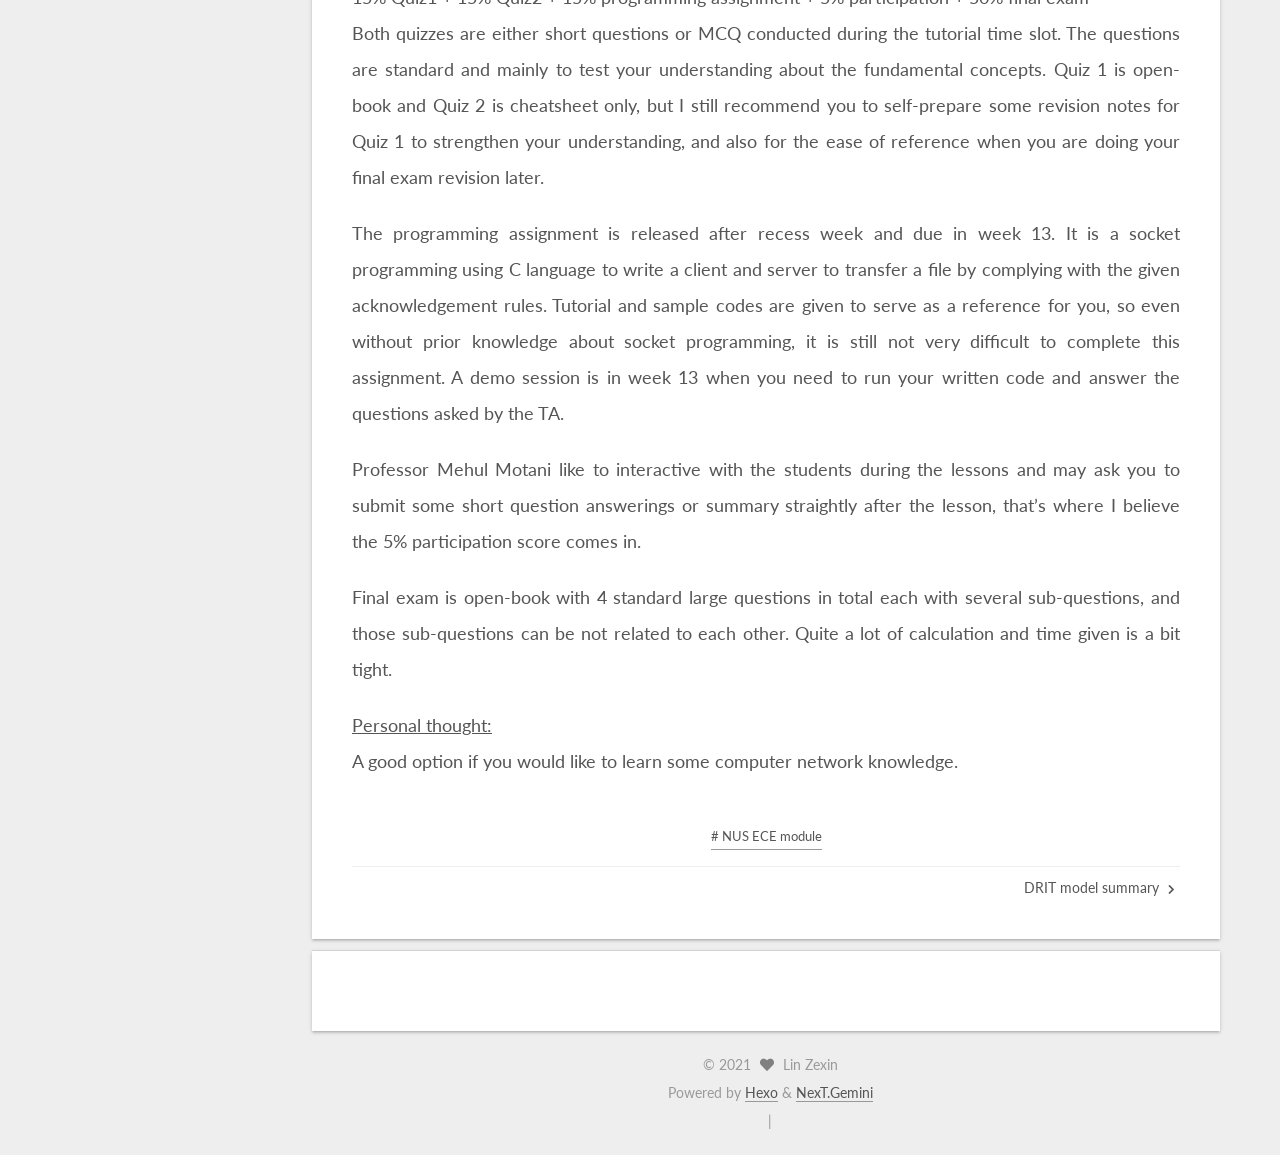
<file: 2021/07/24/nus_module_review/index.html>
<!DOCTYPE html>
<html lang="en">
<head>
  <meta charset="UTF-8">
<meta name="viewport" content="width=device-width, initial-scale=1, maximum-scale=2">
<meta name="theme-color" content="#222">
<meta name="generator" content="Hexo 5.4.0">
  <link rel="apple-touch-icon" sizes="180x180" href="/images/apple-touch-icon-next.png">
  <link rel="icon" type="image/png" sizes="32x32" href="/images/favicon-32x32-next.png">
  <link rel="icon" type="image/png" sizes="16x16" href="/images/favicon-16x16-next.png">
  <link rel="mask-icon" href="/images/logo.svg" color="#222">
  <meta name="google-site-verification" content="xA-W3sebGFf6dTk8YPAMkwnfuIJhe0gxlaIzkdNowqA">

<link rel="stylesheet" href="/css/main.css">

<link rel="stylesheet" href="//fonts.googleapis.com/css?family=Lato:300,300italic,400,400italic,700,700italic&display=swap&subset=latin,latin-ext">
<link rel="stylesheet" href="/lib/font-awesome/css/all.min.css">

<script id="hexo-configurations">
    var NexT = window.NexT || {};
    var CONFIG = {"hostname":"limtsekheng.github.io","root":"/","scheme":"Gemini","version":"7.8.0","exturl":false,"sidebar":{"position":"left","display":"post","padding":18,"offset":12,"onmobile":false},"copycode":{"enable":true,"show_result":true,"style":"mac"},"back2top":{"enable":true,"sidebar":false,"scrollpercent":false},"bookmark":{"enable":false,"color":"#222","save":"auto"},"fancybox":false,"mediumzoom":false,"lazyload":false,"pangu":false,"comments":{"style":"tabs","active":"disqus","storage":true,"lazyload":false,"nav":null,"activeClass":"disqus"},"algolia":{"hits":{"per_page":10},"labels":{"input_placeholder":"Search for Posts","hits_empty":"We didn't find any results for the search: ${query}","hits_stats":"${hits} results found in ${time} ms"}},"localsearch":{"enable":true,"trigger":"auto","top_n_per_article":5,"unescape":false,"preload":false},"motion":{"enable":true,"async":false,"transition":{"post_block":"fadeIn","post_header":"slideDownIn","post_body":"slideDownIn","coll_header":"slideLeftIn","sidebar":"slideUpIn"}},"path":"search.xml"};
  </script>

  <meta name="description" content="Update: Module reviews for EE5904, EE5934 and EE4204 added on 27 July 2021. Note: Computer Engineering specialisation is no longer available from August 2021. Information Systems is the new specialisa">
<meta property="og:type" content="article">
<meta property="og:title" content="NUS module review">
<meta property="og:url" content="http://limtsekheng.github.io/2021/07/24/nus_module_review/index.html">
<meta property="og:site_name" content="Limtsekheng&#39;s Lab">
<meta property="og:description" content="Update: Module reviews for EE5904, EE5934 and EE4204 added on 27 July 2021. Note: Computer Engineering specialisation is no longer available from August 2021. Information Systems is the new specialisa">
<meta property="og:locale" content="en_US">
<meta property="article:published_time" content="2021-07-24T15:25:08.000Z">
<meta property="article:modified_time" content="2021-07-26T17:41:05.821Z">
<meta property="article:author" content="Lin Zexin">
<meta property="article:tag" content="NUS ECE module">
<meta name="twitter:card" content="summary">

<link rel="canonical" href="http://limtsekheng.github.io/2021/07/24/nus_module_review/">


<script id="page-configurations">
  // https://hexo.io/docs/variables.html
  CONFIG.page = {
    sidebar: "",
    isHome : false,
    isPost : true,
    lang   : 'en'
  };
</script>

  <title>NUS module review | Limtsekheng's Lab</title>
  






  <noscript>
  <style>
  .use-motion .brand,
  .use-motion .menu-item,
  .sidebar-inner,
  .use-motion .post-block,
  .use-motion .pagination,
  .use-motion .comments,
  .use-motion .post-header,
  .use-motion .post-body,
  .use-motion .collection-header { opacity: initial; }

  .use-motion .site-title,
  .use-motion .site-subtitle {
    opacity: initial;
    top: initial;
  }

  .use-motion .logo-line-before i { left: initial; }
  .use-motion .logo-line-after i { right: initial; }
  </style>
</noscript>

</head>

<body itemscope itemtype="http://schema.org/WebPage">
  <div class="container use-motion">
    <div class="headband"></div>

    <header class="header" itemscope itemtype="http://schema.org/WPHeader">
      <div class="header-inner"><div class="site-brand-container">
  <div class="site-nav-toggle">
    <div class="toggle" aria-label="Toggle navigation bar">
      <span class="toggle-line toggle-line-first"></span>
      <span class="toggle-line toggle-line-middle"></span>
      <span class="toggle-line toggle-line-last"></span>
    </div>
  </div>

  <div class="site-meta">

    <a href="/" class="brand" rel="start">
      <span class="logo-line-before"><i></i></span>
      <h1 class="site-title">Limtsekheng's Lab</h1>
      <span class="logo-line-after"><i></i></span>
    </a>
      <p class="site-subtitle" itemprop="description">place for study, research and random stuff</p>
  </div>

  <div class="site-nav-right">
    <div class="toggle popup-trigger">
        <i class="fa fa-search fa-fw fa-lg"></i>
    </div>
  </div>
</div>




<nav class="site-nav">
  <ul id="menu" class="main-menu menu">
        <li class="menu-item menu-item-home">

    <a href="/" rel="section"><i class="fa fa-home fa-fw"></i>Home</a>

  </li>
        <li class="menu-item menu-item-tags">

    <a href="/tags/" rel="section"><i class="fa fa-tags fa-fw"></i>Tags</a>

  </li>
        <li class="menu-item menu-item-categories">

    <a href="/categories/" rel="section"><i class="fa fa-th fa-fw"></i>Categories</a>

  </li>
        <li class="menu-item menu-item-archives">

    <a href="/archives/" rel="section"><i class="fa fa-archive fa-fw"></i>Archives</a>

  </li>
        <li class="menu-item menu-item-sitemap">

    <a href="/sitemap.xml" rel="section"><i class="fa fa-sitemap fa-fw"></i>Sitemap</a>

  </li>
      <li class="menu-item menu-item-search">
        <a role="button" class="popup-trigger"><i class="fa fa-search fa-fw"></i>Search
        </a>
      </li>
  </ul>
</nav>



  <div class="search-pop-overlay">
    <div class="popup search-popup">
        <div class="search-header">
  <span class="search-icon">
    <i class="fa fa-search"></i>
  </span>
  <div class="search-input-container">
    <input autocomplete="off" autocapitalize="off"
           placeholder="Searching..." spellcheck="false"
           type="search" class="search-input">
  </div>
  <span class="popup-btn-close">
    <i class="fa fa-times-circle"></i>
  </span>
</div>
<div id="search-result">
  <div id="no-result">
    <i class="fa fa-spinner fa-pulse fa-5x fa-fw"></i>
  </div>
</div>

    </div>
  </div>

</div>
    </header>

    
  <div class="back-to-top">
    <i class="fa fa-arrow-up"></i>
    <span>0%</span>
  </div>

  <a href="https://github.com/limtsekheng" class="github-corner" title="Visit my GitHub" aria-label="Visit my GitHub" rel="noopener" target="_blank"><svg width="80" height="80" viewBox="0 0 250 250" aria-hidden="true"><path d="M0,0 L115,115 L130,115 L142,142 L250,250 L250,0 Z"></path><path d="M128.3,109.0 C113.8,99.7 119.0,89.6 119.0,89.6 C122.0,82.7 120.5,78.6 120.5,78.6 C119.2,72.0 123.4,76.3 123.4,76.3 C127.3,80.9 125.5,87.3 125.5,87.3 C122.9,97.6 130.6,101.9 134.4,103.2" fill="currentColor" style="transform-origin: 130px 106px;" class="octo-arm"></path><path d="M115.0,115.0 C114.9,115.1 118.7,116.5 119.8,115.4 L133.7,101.6 C136.9,99.2 139.9,98.4 142.2,98.6 C133.8,88.0 127.5,74.4 143.8,58.0 C148.5,53.4 154.0,51.2 159.7,51.0 C160.3,49.4 163.2,43.6 171.4,40.1 C171.4,40.1 176.1,42.5 178.8,56.2 C183.1,58.6 187.2,61.8 190.9,65.4 C194.5,69.0 197.7,73.2 200.1,77.6 C213.8,80.2 216.3,84.9 216.3,84.9 C212.7,93.1 206.9,96.0 205.4,96.6 C205.1,102.4 203.0,107.8 198.3,112.5 C181.9,128.9 168.3,122.5 157.7,114.1 C157.9,116.9 156.7,120.9 152.7,124.9 L141.0,136.5 C139.8,137.7 141.6,141.9 141.8,141.8 Z" fill="currentColor" class="octo-body"></path></svg></a>


    <main class="main">
      <div class="main-inner">
        <div class="content-wrap">
          

          <div class="content post posts-expand">
            

    
  
  
  <article itemscope itemtype="http://schema.org/Article" class="post-block" lang="en">
    <link itemprop="mainEntityOfPage" href="http://limtsekheng.github.io/2021/07/24/nus_module_review/">

    <span hidden itemprop="author" itemscope itemtype="http://schema.org/Person">
      <meta itemprop="image" content="/images/avatar.jpg">
      <meta itemprop="name" content="Lin Zexin">
      <meta itemprop="description" content="MSc student from ECE NUS, deep learning researcher from NTU">
    </span>

    <span hidden itemprop="publisher" itemscope itemtype="http://schema.org/Organization">
      <meta itemprop="name" content="Limtsekheng's Lab">
    </span>
      <header class="post-header">
        <h1 class="post-title" itemprop="name headline">
          NUS module review
        </h1>

        <div class="post-meta">
            <span class="post-meta-item">
              <span class="post-meta-item-icon">
                <i class="far fa-calendar"></i>
              </span>
              <span class="post-meta-item-text">Posted on</span>

              <time title="Created: 2021-07-24 23:25:08" itemprop="dateCreated datePublished" datetime="2021-07-24T23:25:08+08:00">2021-07-24</time>
            </span>
              <span class="post-meta-item">
                <span class="post-meta-item-icon">
                  <i class="far fa-calendar-check"></i>
                </span>
                <span class="post-meta-item-text">Edited on</span>
                <time title="Modified: 2021-07-27 01:41:05" itemprop="dateModified" datetime="2021-07-27T01:41:05+08:00">2021-07-27</time>
              </span>
            <span class="post-meta-item">
              <span class="post-meta-item-icon">
                <i class="far fa-folder"></i>
              </span>
              <span class="post-meta-item-text">In</span>
                <span itemprop="about" itemscope itemtype="http://schema.org/Thing">
                  <a href="/categories/Study/" itemprop="url" rel="index"><span itemprop="name">Study</span></a>
                </span>
            </span>

          
            <span class="post-meta-item" title="Views" id="busuanzi_container_page_pv" style="display: none;">
              <span class="post-meta-item-icon">
                <i class="fa fa-eye"></i>
              </span>
              <span class="post-meta-item-text">Views: </span>
              <span id="busuanzi_value_page_pv"></span>
            </span>
  
  <span class="post-meta-item">
    
      <span class="post-meta-item-icon">
        <i class="far fa-comment"></i>
      </span>
      <span class="post-meta-item-text">Disqus: </span>
    
    <a title="disqus" href="/2021/07/24/nus_module_review/#disqus_thread" itemprop="discussionUrl">
      <span class="post-comments-count disqus-comment-count" data-disqus-identifier="2021/07/24/nus_module_review/" itemprop="commentCount"></span>
    </a>
  </span>
  
  

        </div>
      </header>

    
    
    
    <div class="post-body" itemprop="articleBody">

      
        <p><strong>Update:</strong> Module reviews for EE5904, EE5934 and EE4204 added on 27 July 2021.</p>
<p><strong>Note:</strong> Computer Engineering specialisation is no longer available from August 2021. Information Systems is the new specialisation choice that has the largest overlap in module requirement with the old Computer Engineering specialisation.</p>
<h2 id="EE5903-Real-time-Systems"><a href="#EE5903-Real-time-Systems" class="headerlink" title="EE5903 Real-time Systems"></a>EE5903 Real-time Systems</h2><p>This is one of the 2 compulsory modules you need to take (the other one is EE5902 Multiprocessor Systems), if you opt for a specialisation in Computer Engineering under NUS EE graduate coursework program. Module is taught by Professor Bharadwaj Veeravalli (also the instructor for EE5902).</p>
<p><u> Content: </u><br>Real time task scheduling algorithms, reliability and fault-tolerance, process synchronization</p>
<p><u> Assignment: </u><br>20% CA1 + 30% CA2 + 50% final exam</p>
<p>This module has 2 assignments and the contents of the 2 assignment are related. You are required to form a group of 2 before the first assignment (You can choose the group). You and your group mate then select the assignment topic of interest (from the topic list provided), search 4 recent papers related to the topic (published from 2014 onwards for my batch) and discuss with the professor for approval.</p>
<p>CA1 is a group assignment, in which your group need to read the 4 papers and write a literature review report. The key point of this assignment is to demonstrate your understanding of the concepts and algorithms presented in the papers.</p>
<p>CA2 is an individual assignment, you and your group mate each need to implement 2 different algorithms from the 4 papers separately. The detail on how to implement the algorithms would be discussed with professor during the consultation session. You can choose any programming language that you feel the most comfortable to use.</p>
<p>Final exam is closed-book with a double sided A4 size cheatsheet allowed. It is mostly to test on concept and theory questions. Going through all the lecture notes and supplementary example questions taught during the lecture would definitely be sufficient.</p>
<p>The detail information for both content and assignment can also be found in the <a target="_blank" rel="noopener" href="http://courses.nus.edu.sg/course/elebv/EE5903_BV/">course website</a>.</p>
<p><u> Personal thought: </u><br>In general, this module is not difficult, if you have a relevant undergraduate background. The lecture contents are those very classical theories, which serve as a good introduction knowledge to people like me who do not have a relevant undergraduate background. However, for those who want to go into deeper or more advanced topics, the contents may seem to be a little bit outdated or insufficient. Assignments are a bit challenging since they are almost not related to the lecture contents at all, you need to digest the academic papers and implement the algorithms on your own. It tends to train you and get you more prepared for independent research and perhaps this is the most different aspect compared to undergraduate modules.</p>
<h2 id="EE5907-Pattern-Recognition"><a href="#EE5907-Pattern-Recognition" class="headerlink" title="EE5907 Pattern Recognition"></a>EE5907 Pattern Recognition</h2><p>This module is one of the elective modules for specialisation in Computer Engineering.</p>
<p><u> Content: </u><br>The first part is taught by Professor Thomas Yeo, it mainly covers Bayesian probability, generative and discriminative models parameter estimation, logistic regression and KNN.</p>
<p>For our batch, the second part is taught by Professor Toh Kar-Ann (visiting professor from Yonsei University, South Korea). Topics include linear discriminant function, PCA dimension reduction, feature extraction, SVM and boosting, and at the end, a simple introduction to neural networks and deep learning. (Usually this part is taught by Professor Feng Jiashi but contents are similar)</p>
<p><u> Assignment: </u><br>20% CA1 + 20% CA2 + 60% final exam</p>
<p>CA1 is an individual assignment that covers Professor Thomas Yeo’s part. There are in total 4 questions on the same training data set and each question requires you to use a different classification method. Questions are very straightforward, data set is also given in .mat format with all the features represented by values in columns. You can choose to code in either Matlab or Python.</p>
<p>CA2 is an individual assignment that covers Professor Toh’s part. Training data is MNIST handwritten digit, one of the most popular training databases (also known as the “Hello world” in machine learning). Similar to CA1, you will need to explore and implement different algorithms to classify the same training data and compare among them.</p>
<p>Our batch took online final exam due to Covid-19 and it was a quiz-base exam, so it cannot provide much reference to your batch. But as far as I know, it usually includes conceptual questions asking for explanation or justification, as well as some simple calculation questions mainly about Bayesian probability.</p>
<p><u> Personal thought: </u><br>I would say that this module gives a very good introduction to machine learning as it covers almost all the very fundamental concepts. It is a very popular module offered in both Semester 1 and 2. Moreover, if you plan to take EE5934 Deep Learning later, this module is a pre-requisite. I strongly recommend this module if you are curious about machine learning. For difficulty level, if you have some background knowledge in probability, statistics and linear algebra, then you should be able to manage this module without much problem.</p>
<h2 id="EE5902-Multiprocessor-Systems"><a href="#EE5902-Multiprocessor-Systems" class="headerlink" title="EE5902 Multiprocessor Systems"></a>EE5902 Multiprocessor Systems</h2><p>Similar to EE5903 in last semester, this module is also a compulsory module for Computer Engineering specialisation taught by Professor Bharadwaj Veeravalli.</p>
<p><u> Content: </u><br>Different computer architectures, parallel computing, multi-core and multi-thread concepts, cache, pipeline.</p>
<p><u> Assignment: </u><br>40% CA + 60% final exam</p>
<p>This module has only one group assignment. At the beginning of the course, you need to form a group of 2. For my batch, group allocation was done by professor so these is chance that you don’t know your group mate. There are 2 assignment types: survey type and simulation type, you and your group mate can discuss and decide to go for any one type for the CA. Survey type requires your group to search and do a literature review for 6 papers, while simulation type requires your group to study and implement 4 algorithms (2 algorithms per person). The assignment style is very similar to those in EE5903, if you have taken EE5903, you should be very familiar with the assignment procedure for this module, and vice versa.</p>
<p>Final exam is closed-book with a double sided A4 size cheatsheet allowed. Again, exam style is also very similar to that in EE5903. Questions are very standard and similar to those sample questions. Exam syllabus, practice problems and question bank with solutions are released by professor during reading week for you to better prepare for your exam, they are quite helpful so please make sure you go through them before your actual exam.</p>
<p>Course website is <a target="_blank" rel="noopener" href="http://courses.nus.edu.sg/course/elebv/Ee5902_vb/">here</a>.</p>
<p><u> Personal thought: </u><br>Content difficulty is standard. Lecture workload is not heavy (6 chapters in total). However, lecture notes are quite messy and informal, one chapter may consist of several separate documents differ largely in format or presentation style, some are even hand-written materials. So I suggest you to follow professor‘s pace in lecture if possible, or watch the recording together with the lecture slides to prevent from getting lost. Assignment is a bit difficult and has nothing much to do with the lecture itself. Your mark depends on how much effort you spend on those papers.</p>
<h2 id="EE5731-Visual-Computing"><a href="#EE5731-Visual-Computing" class="headerlink" title="EE5731 Visual Computing"></a>EE5731 Visual Computing</h2><p>This module is taught by Professor Robby T. Tan. Personally I feel that this module should be counted as elective module for Computer Engineering specialisation, but I am not sure why actually it is not inside the elective module list.</p>
<p><u> Content: </u><br>Face detection, image feature extraction, image stitching, camera geometric properties, Markov Random Field, depth from stereo and video, optical flow</p>
<p><u> Assignment: </u><br>30% CA1 + 30% CA2 + 40% final exam</p>
<p>CA1 is an individual assignment about panoramic image stitching. There are in total 7 parts, while the last part is an advanced part that is not taught during the class and requires you to read the papers on your own. Some parts are related to each other.</p>
<p>CA2 is also an individual assignment about depth estimation from stereo and video. There are in total 5 parts and similarly the last part here is an advanced part not discussed in class.</p>
<p>Both assignments use Matlab as the coding language and involve extensive amount of coding. Workload is very heavy compared to other modules (e.g. I spent about 60% of assignment time on this module for that semester based on rough estimation, and I took 3 modules in that semester). For the advanced parts in both assignments, you really need to spend extra effort if you want to do it, but according to what I know from my surrounding, not many people completed this part.</p>
<p>Our batch took online final exam due to Covid-19 and it was a quiz-base exam, so it cannot provide much reference to your batch. However, I have checked the past-year papers from NUS Library during my revision period, the papers look very difficult with a lot of explanation or description type of questions. Even for the online exam in my batch, the 25 multiple response questions made most of us exhausted at the end (one thing is the questions itself were really tough, another thing is that no partial mark was given for any under-select or over-select answer, to some extent this quiz-base exam is even more cruel than past-year exams).</p>
<p>Course website is <a target="_blank" rel="noopener" href="https://tanrobby.github.io/teaching/ece_visual/index.html">here</a>.</p>
<p><u> Personal thought: </u><br>Unlike other popular computer vision course (e.g. CS231N Stanford), this module only presents traditional CV approaches without any deep learning framework. However, I agree with what professor said during the class, traditional CV is the foundation and it helps you understand the mathematics behinds and how computer perceive images. Therefore, it is still a good course to choose if you are interested in CV, or plan to embark on this area. Professor Robby seems quite strict in teaching and giving marks. He is also the only professor I know so far that really spends up 3 hours fully for every week’s lecture. I like his neat and organised handwritten lecture notes also haha.</p>
<h2 id="ME5405-Machine-Vision"><a href="#ME5405-Machine-Vision" class="headerlink" title="ME5405 Machine Vision"></a>ME5405 Machine Vision</h2><p>This module is from Mechanical Engineering department.</p>
<p><u> Content: </u><br>The first part of this module is taught by Professor Chui Chee Kong. Topics include image acquisition, image geometry and noise filtering in frequency domain. The second part is taught by Professor Lim Kah Bin, topics include binary machine vision, image enhancement and segmentation, color image processing.</p>
<p><u> Assignment: </u><br>30% CA + 70% final exam</p>
<p>There is only one group assignment. The project is released at the beginning of the course and you group has almost the whole semester time to finish it. It is a coding project that requires you to process two provided images according to the steps mentioned in the question sheet. Code need to be written in Matlab. Questions are relatively straightforward and easy.</p>
<p>Final exam is open-book. Questions are mainly calculation type. If you go through all the lecture notes and the sample questions with solutions before the exam, you should be able to handle it without any issue.</p>
<p><u> Personal thought: </u><br>This module does not require any pre-requisite knowledge and is not difficult to score. If you are interested in image processing, or if you cannot find a suitable module to take for the semester, try consider this module.</p>
<h2 id="EE5904-Neural-Networks"><a href="#EE5904-Neural-Networks" class="headerlink" title="EE5904 Neural Networks"></a>EE5904 Neural Networks</h2><p>This module is one of the elective modules for specialisation in Computer Engineering.</p>
<p><u> Content: </u><br>The first part is taught by Professor Xiang Cheng. It starts from introduction of neural network and perceptron, followed by multilayer perceptron(MLP) and back propagation to Radial Basis Function Networks (RBFN) and lastly Self Organising Map (SOM). The second part is taught by Professor Peter Chen, topics include Support Vector Machine (SVM) and Reinforcement learning (RL).</p>
<p><u> Assignment: </u><br>40% CA + 60% final exam</p>
<p>There are in total 5 CAs in this module and all are MATLAB coding questions.</p>
<p>The first 3 CAs are from Professor Xiang Cheng’s part. Workload is quite heavy as every CA has about 3-5 questions each consists of several sub-questions. You are required to code for most of the sub-questions to obtain the result graphs/plots for discussion and write a report, although some of the sub-questions may share similar codes. The algorithms you need to code are all presented and discussed during the lectures, it is not difficult to apply them into your scripts if you follow the lecture notes. Deadline is usually in 2-3 weeks’ time after releasing the assignment and I think this is quite tight considered the amount of work to be done, so I recommend to start early each time if possible. </p>
<p>Professor Peter Chen’s part has 2 CAs that cover SVM and RL respectively. Workload of these two is relatively much lighter. There are 2 tutorial sessions from the TAs to guide you finish the assignments, the materials provided in tutorials have come out with the main part of the codes so you only need to modify and organize them accordingly to obtain your results. Report format template is also given in the assignment sheet, it is a short report requires you to fill in your results and provide some analysis and discussion. Deadlines for both CAs are the end of the reading week.</p>
<p>Final exam is open book and mainly calculation questions. Be prepared for large amount of calculation and also time wisely during exam.</p>
<p><u> Personal thought: </u><br>This module is good introduction course for those interested in neural network and would like to gain a basic understanding. Content is very basic yet important. Lecture notes of this module are very detailed and well prepared to bring you through the fundamental concepts and mathematics behind.</p>
<h2 id="EE5934-Deep-Learning"><a href="#EE5934-Deep-Learning" class="headerlink" title="EE5934 Deep Learning"></a>EE5934 Deep Learning</h2><p>This module is one of the elective modules for specialisation in Computer Engineering.</p>
<p><u> Content: </u><br>First part is taught by Professor Joey Zhou and it mainly covers the basic concepts of machine learning like regression and classification, feature representation, regularization and backpropagation. Second part is taught by Professor Feng Jiashi, a wide range of fundamental deep learning methods are walked through: different CNN architectures, CNNs for image segmentation and object detection, RNNs and LSTM, generative models VAE and GAN, feature visualisation and lastly Transformers.</p>
<p><u> Assignment: </u><br>15% CA1 + 15% CA2 + 25% Project1 + 45% Project2</p>
<p>Both CA1 and CA2 are 24-hour assignments. CA1 is basic Numpy data processing and visualization task without any deep learning knowledge required, you can easily finish within 1-2 hours if you are familiar with Numpy. CA2 is a description question answering about deep learning model design without code implementation, you are supposed to describe your model architecture in sentences or diagrams and to provide some reasoning to address the questions.</p>
<p>Project1 is an individual project that requires you to read a few academic papers and implement the algorithms presented in those papers. Jupyter notebook with pre-defined structure and helper functions is given to you so all you need is to fill in the blank of the missing lines. The implementation is in Pytorch framework. If you search online, you will find that those questions and the given Jupyter notebook file is modified from Stanford CS231N assignments.</p>
<p>Project2 is an online Kaggle competition and need to be completed in groups. For my batch, the competition is <a target="_blank" rel="noopener" href="https://www.kaggle.com/c/hpa-single-cell-image-classification/overview">Human Protein Atlas Single Cell Classification</a>, a weakly supervised segmentation and classification task.  </p>
<p><u> Personal thought: </u><br>I feel that this course is not well organized in terms of content, assignment and communication. Firstly, majority of the notes in part 2 are just directly borrowed from Stanford CS231N and squeezed into the second half of this module. It really covers so many topics that it is quite difficult to completely understand and digest those concepts just within 3-hour lecture every week. Besides, most of the concepts in lecture notes are not tested in assignment or project at all, so there is no pressure to force you to really understand them. Secondly, assignments are not well planned. For example, the image style transfer algorithm required in Project 1 is taught only after its deadline. Problems in CA2 and project2 are almost not relevant to the lecture materials so you need to research and study everything on your own. It seems that there is lack of coordination between the 2 parts and among the assignment projects. Lastly, assignment and project release date keeps delayed so it is hard to plan your schedule ahead Announcement of the assignment or project is only made several days in advance. To me, this module is one of the most challenging courses I have taken in NUS, and I would suggest you to think twice before we go for this module.</p>
<h2 id="EE4204-Computer-Networks"><a href="#EE4204-Computer-Networks" class="headerlink" title="EE4204 Computer Networks"></a>EE4204 Computer Networks</h2><p>This module is undergraduate Year 4 modules from Electrical Engineering.</p>
<p><u> Content: </u><br>Part 1 is taught by Professor Mohan Gurusamy and contents include network overview and Link Layer. Part 2 is taught by Professor Mehul Motani and it covers topics mainly in Network Layer and Transport Layer.</p>
<p><u> Assignment: </u><br>15% Quiz1 + 15% Quiz2 + 15% programming assignment + 5% participation + 50% final exam<br>Both quizzes are either short questions or MCQ conducted during the tutorial time slot. The questions are standard and mainly to test your understanding about the fundamental concepts. Quiz 1 is open-book and Quiz 2 is cheatsheet only, but I still recommend you to self-prepare some revision notes for Quiz 1 to strengthen your understanding, and also for the ease of reference when you are doing your final exam revision later.</p>
<p>The programming assignment is released after recess week and due in week 13. It is a socket programming using C language to write a client and server to transfer a file by complying with the given acknowledgement rules. Tutorial and sample codes are given to serve as a reference for you, so even without prior knowledge about socket programming, it is still not very difficult to complete this assignment. A demo session is in week 13 when you need to run your written code and answer the questions asked by the TA.</p>
<p>Professor Mehul Motani like to interactive with the students during the lessons and may ask you to submit some short question answerings or summary straightly after the lesson, that’s where I believe the 5% participation score comes in.</p>
<p>Final exam is open-book with 4 standard large questions in total each with several sub-questions, and those sub-questions can be not related to each other. Quite a lot of calculation and time given is a bit tight.</p>
<p><u> Personal thought: </u><br>A good option if you would like to learn some computer network knowledge.</p>

    </div>

    
    
    

      <footer class="post-footer">
          <div class="post-tags">
              <a href="/tags/NUS-ECE-module/" rel="tag"># NUS ECE module</a>
          </div>

        


        
    <div class="post-nav">
      <div class="post-nav-item"></div>
      <div class="post-nav-item">
    <a href="/2021/07/27/DRIT/" rel="next" title="DRIT model summary">
      DRIT model summary <i class="fa fa-chevron-right"></i>
    </a></div>
    </div>
      </footer>
    
  </article>
  
  
  



          </div>
          
    
  <div class="comments">
    <div id="disqus_thread">
      <noscript>Please enable JavaScript to view the comments powered by Disqus.</noscript>
    </div>
  </div>
  

<script>
  window.addEventListener('tabs:register', () => {
    let { activeClass } = CONFIG.comments;
    if (CONFIG.comments.storage) {
      activeClass = localStorage.getItem('comments_active') || activeClass;
    }
    if (activeClass) {
      let activeTab = document.querySelector(`a[href="#comment-${activeClass}"]`);
      if (activeTab) {
        activeTab.click();
      }
    }
  });
  if (CONFIG.comments.storage) {
    window.addEventListener('tabs:click', event => {
      if (!event.target.matches('.tabs-comment .tab-content .tab-pane')) return;
      let commentClass = event.target.classList[1];
      localStorage.setItem('comments_active', commentClass);
    });
  }
</script>

        </div>
          
  
  <div class="toggle sidebar-toggle">
    <span class="toggle-line toggle-line-first"></span>
    <span class="toggle-line toggle-line-middle"></span>
    <span class="toggle-line toggle-line-last"></span>
  </div>

  <aside class="sidebar">
    <div class="sidebar-inner">

      <ul class="sidebar-nav motion-element">
        <li class="sidebar-nav-toc">
          Table of Contents
        </li>
        <li class="sidebar-nav-overview">
          Overview
        </li>
      </ul>

      <!--noindex-->
      <div class="post-toc-wrap sidebar-panel">
          <div class="post-toc motion-element"><ol class="nav"><li class="nav-item nav-level-2"><a class="nav-link" href="#EE5903-Real-time-Systems"><span class="nav-text">EE5903 Real-time Systems</span></a></li><li class="nav-item nav-level-2"><a class="nav-link" href="#EE5907-Pattern-Recognition"><span class="nav-text">EE5907 Pattern Recognition</span></a></li><li class="nav-item nav-level-2"><a class="nav-link" href="#EE5902-Multiprocessor-Systems"><span class="nav-text">EE5902 Multiprocessor Systems</span></a></li><li class="nav-item nav-level-2"><a class="nav-link" href="#EE5731-Visual-Computing"><span class="nav-text">EE5731 Visual Computing</span></a></li><li class="nav-item nav-level-2"><a class="nav-link" href="#ME5405-Machine-Vision"><span class="nav-text">ME5405 Machine Vision</span></a></li><li class="nav-item nav-level-2"><a class="nav-link" href="#EE5904-Neural-Networks"><span class="nav-text">EE5904 Neural Networks</span></a></li><li class="nav-item nav-level-2"><a class="nav-link" href="#EE5934-Deep-Learning"><span class="nav-text">EE5934 Deep Learning</span></a></li><li class="nav-item nav-level-2"><a class="nav-link" href="#EE4204-Computer-Networks"><span class="nav-text">EE4204 Computer Networks</span></a></li></ol></div>
      </div>
      <!--/noindex-->

      <div class="site-overview-wrap sidebar-panel">
        <div class="site-author motion-element" itemprop="author" itemscope itemtype="http://schema.org/Person">
    <img class="site-author-image" itemprop="image" alt="Lin Zexin"
      src="/images/avatar.jpg">
  <p class="site-author-name" itemprop="name">Lin Zexin</p>
  <div class="site-description" itemprop="description">MSc student from ECE NUS, deep learning researcher from NTU</div>
</div>
<div class="site-state-wrap motion-element">
  <nav class="site-state">
      <div class="site-state-item site-state-posts">
          <a href="/archives/">
        
          <span class="site-state-item-count">2</span>
          <span class="site-state-item-name">posts</span>
        </a>
      </div>
      <div class="site-state-item site-state-categories">
            <a href="/categories/">
          
        <span class="site-state-item-count">2</span>
        <span class="site-state-item-name">categories</span></a>
      </div>
      <div class="site-state-item site-state-tags">
            <a href="/tags/">
          
        <span class="site-state-item-count">3</span>
        <span class="site-state-item-name">tags</span></a>
      </div>
  </nav>
</div>
  <div class="links-of-author motion-element">
      <span class="links-of-author-item">
        <a href="https://github.com/limtsekheng" title="GitHub → https:&#x2F;&#x2F;github.com&#x2F;limtsekheng" rel="noopener" target="_blank"><i class="fab fa-github fa-fw"></i></a>
      </span>
      <span class="links-of-author-item">
        <a href="https://www.linkedin.com/in/lin-zexin-281898138" title="Linkedin → https:&#x2F;&#x2F;www.linkedin.com&#x2F;in&#x2F;lin-zexin-281898138" rel="noopener" target="_blank"><i class="fab fa-linkedin fa-fw"></i></a>
      </span>
  </div>



      </div>

      <script type="text/javascript" src="//rf.revolvermaps.com/0/0/8.js?i=5z7zpd9k8y4&amp;m=0&amp;c=ff0000&amp;cr1=ffffff&amp;f=arial&amp;l=33" async="async"></script>
    </div>
  </aside>
  <div id="sidebar-dimmer"></div>


      </div>
    </main>

    <footer class="footer">
      <div class="footer-inner">
        

        

<div class="copyright">
  
  &copy; 
  <span itemprop="copyrightYear">2021</span>
  <span class="with-love">
    <i class="fa fa-heart"></i>
  </span>
  <span class="author" itemprop="copyrightHolder">Lin Zexin</span>
</div>
  <div class="powered-by">Powered by <a href="https://hexo.io/" class="theme-link" rel="noopener" target="_blank">Hexo</a> & <a href="https://theme-next.org/" class="theme-link" rel="noopener" target="_blank">NexT.Gemini</a>
  </div>

        
<div class="busuanzi-count">
  <script async src="https://busuanzi.ibruce.info/busuanzi/2.3/busuanzi.pure.mini.js"></script>
    <span class="post-meta-item" id="busuanzi_container_site_uv" style="display: none;">
      <span class="post-meta-item-icon">
        <i class="fa fa-user"></i>
      </span>
      <span class="site-uv" title="Total Visitors">
        <span id="busuanzi_value_site_uv"></span>
      </span>
    </span>
    <span class="post-meta-divider">|</span>
    <span class="post-meta-item" id="busuanzi_container_site_pv" style="display: none;">
      <span class="post-meta-item-icon">
        <i class="fa fa-eye"></i>
      </span>
      <span class="site-pv" title="Total Views">
        <span id="busuanzi_value_site_pv"></span>
      </span>
    </span>
</div>








      </div>
    </footer>
  </div>

  
  <script src="/lib/anime.min.js"></script>
  <script src="/lib/velocity/velocity.min.js"></script>
  <script src="/lib/velocity/velocity.ui.min.js"></script>

<script src="/js/utils.js"></script>

<script src="/js/motion.js"></script>


<script src="/js/schemes/pisces.js"></script>


<script src="/js/next-boot.js"></script>




  




  
<script src="/js/local-search.js"></script>













  

  

  

<script>
  function loadCount() {
    var d = document, s = d.createElement('script');
    s.src = 'https://linzexin.disqus.com/count.js';
    s.id = 'dsq-count-scr';
    (d.head || d.body).appendChild(s);
  }
  // defer loading until the whole page loading is completed
  window.addEventListener('load', loadCount, false);
</script>
<script>
  var disqus_config = function() {
    this.page.url = "http://limtsekheng.github.io/2021/07/24/nus_module_review/";
    this.page.identifier = "2021/07/24/nus_module_review/";
    this.page.title = "NUS module review";
    };
  NexT.utils.loadComments(document.querySelector('#disqus_thread'), () => {
    if (window.DISQUS) {
      DISQUS.reset({
        reload: true,
        config: disqus_config
      });
    } else {
      var d = document, s = d.createElement('script');
      s.src = 'https://linzexin.disqus.com/embed.js';
      s.setAttribute('data-timestamp', '' + +new Date());
      (d.head || d.body).appendChild(s);
    }
  });
</script>

</body>
</html>
</file>
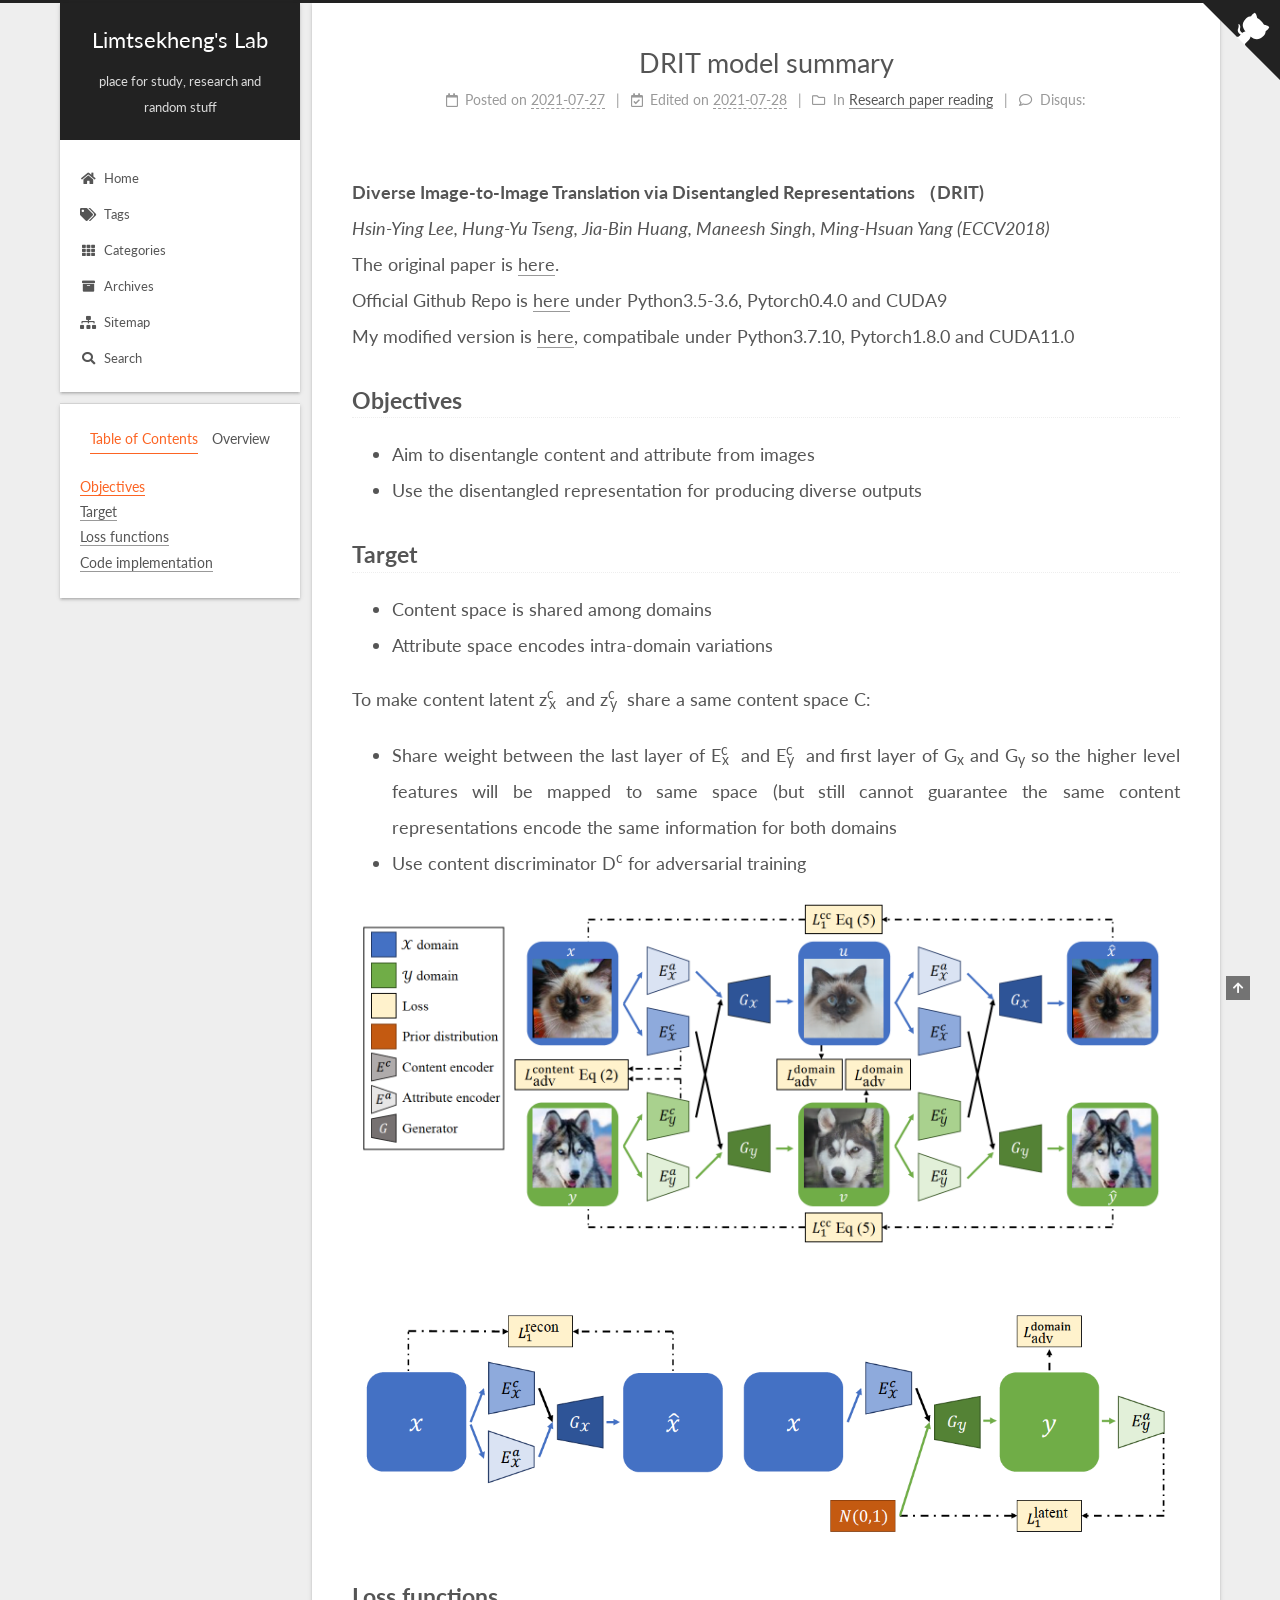
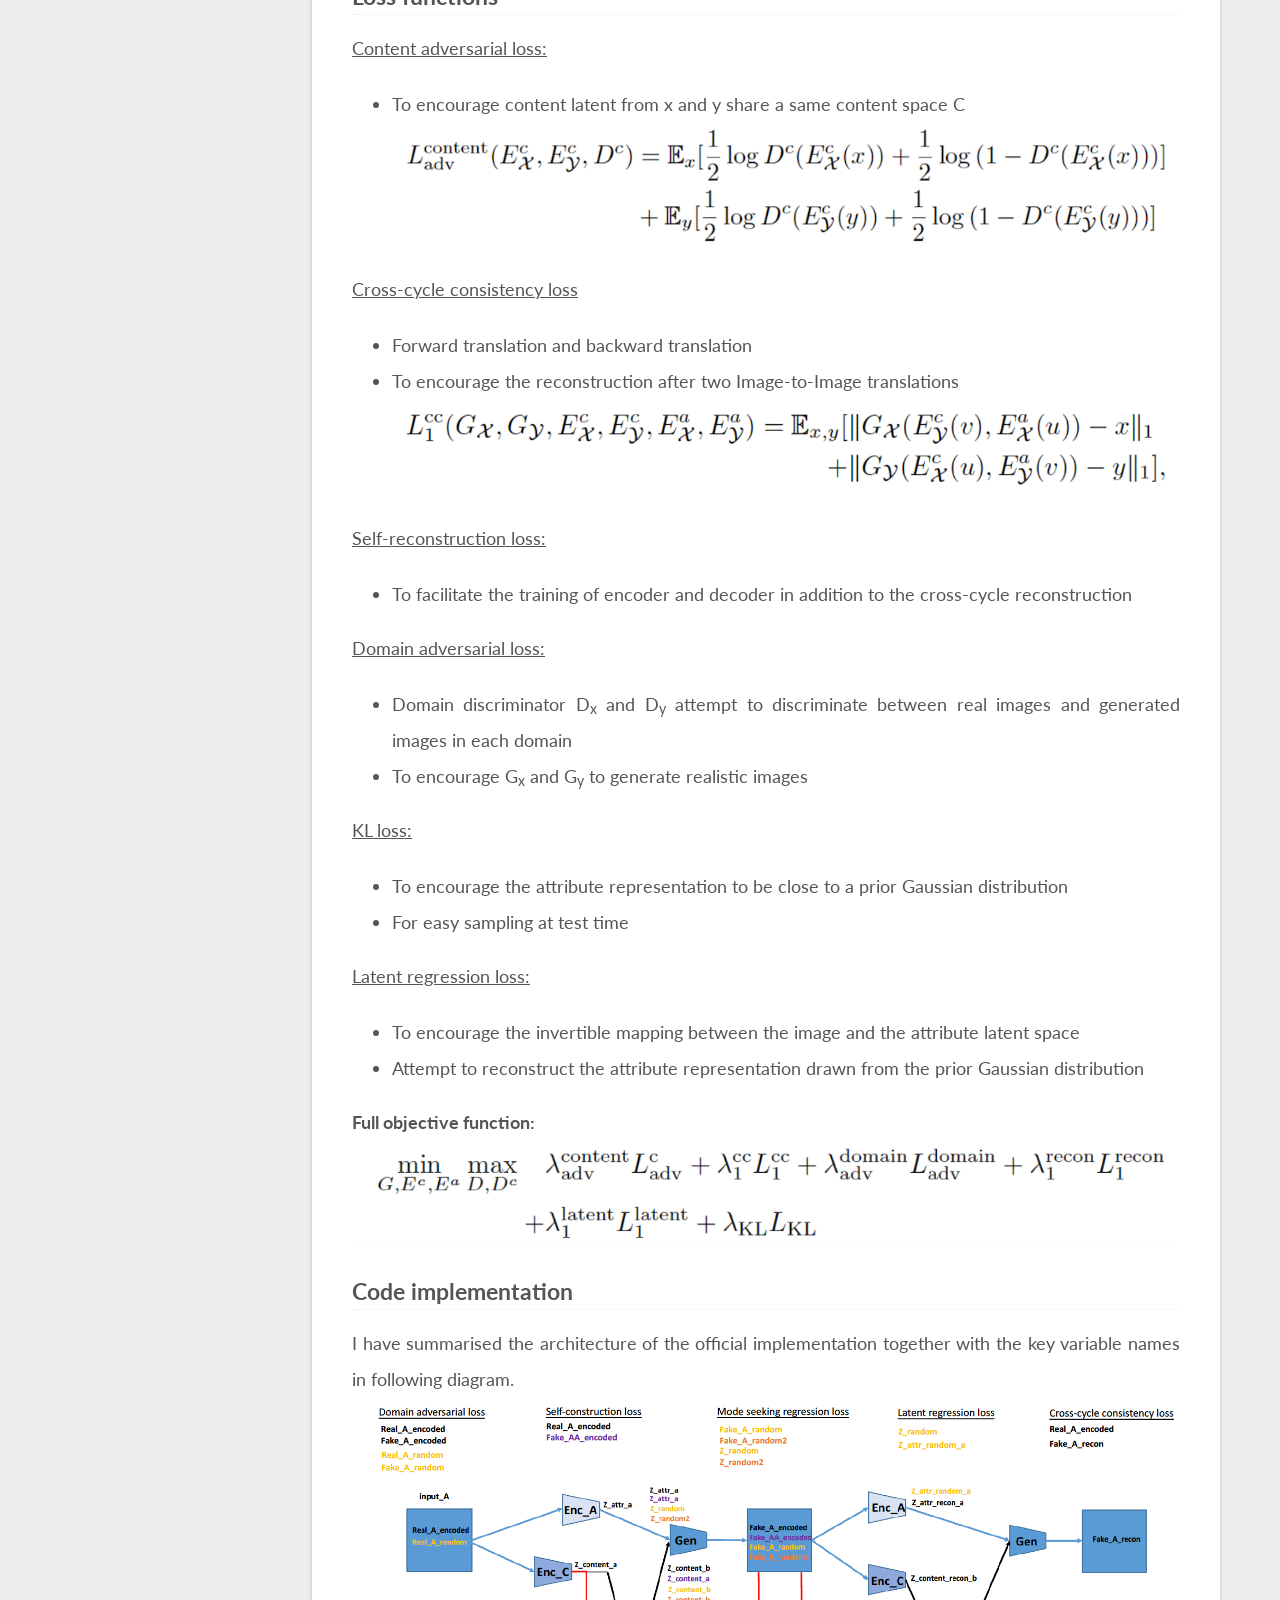
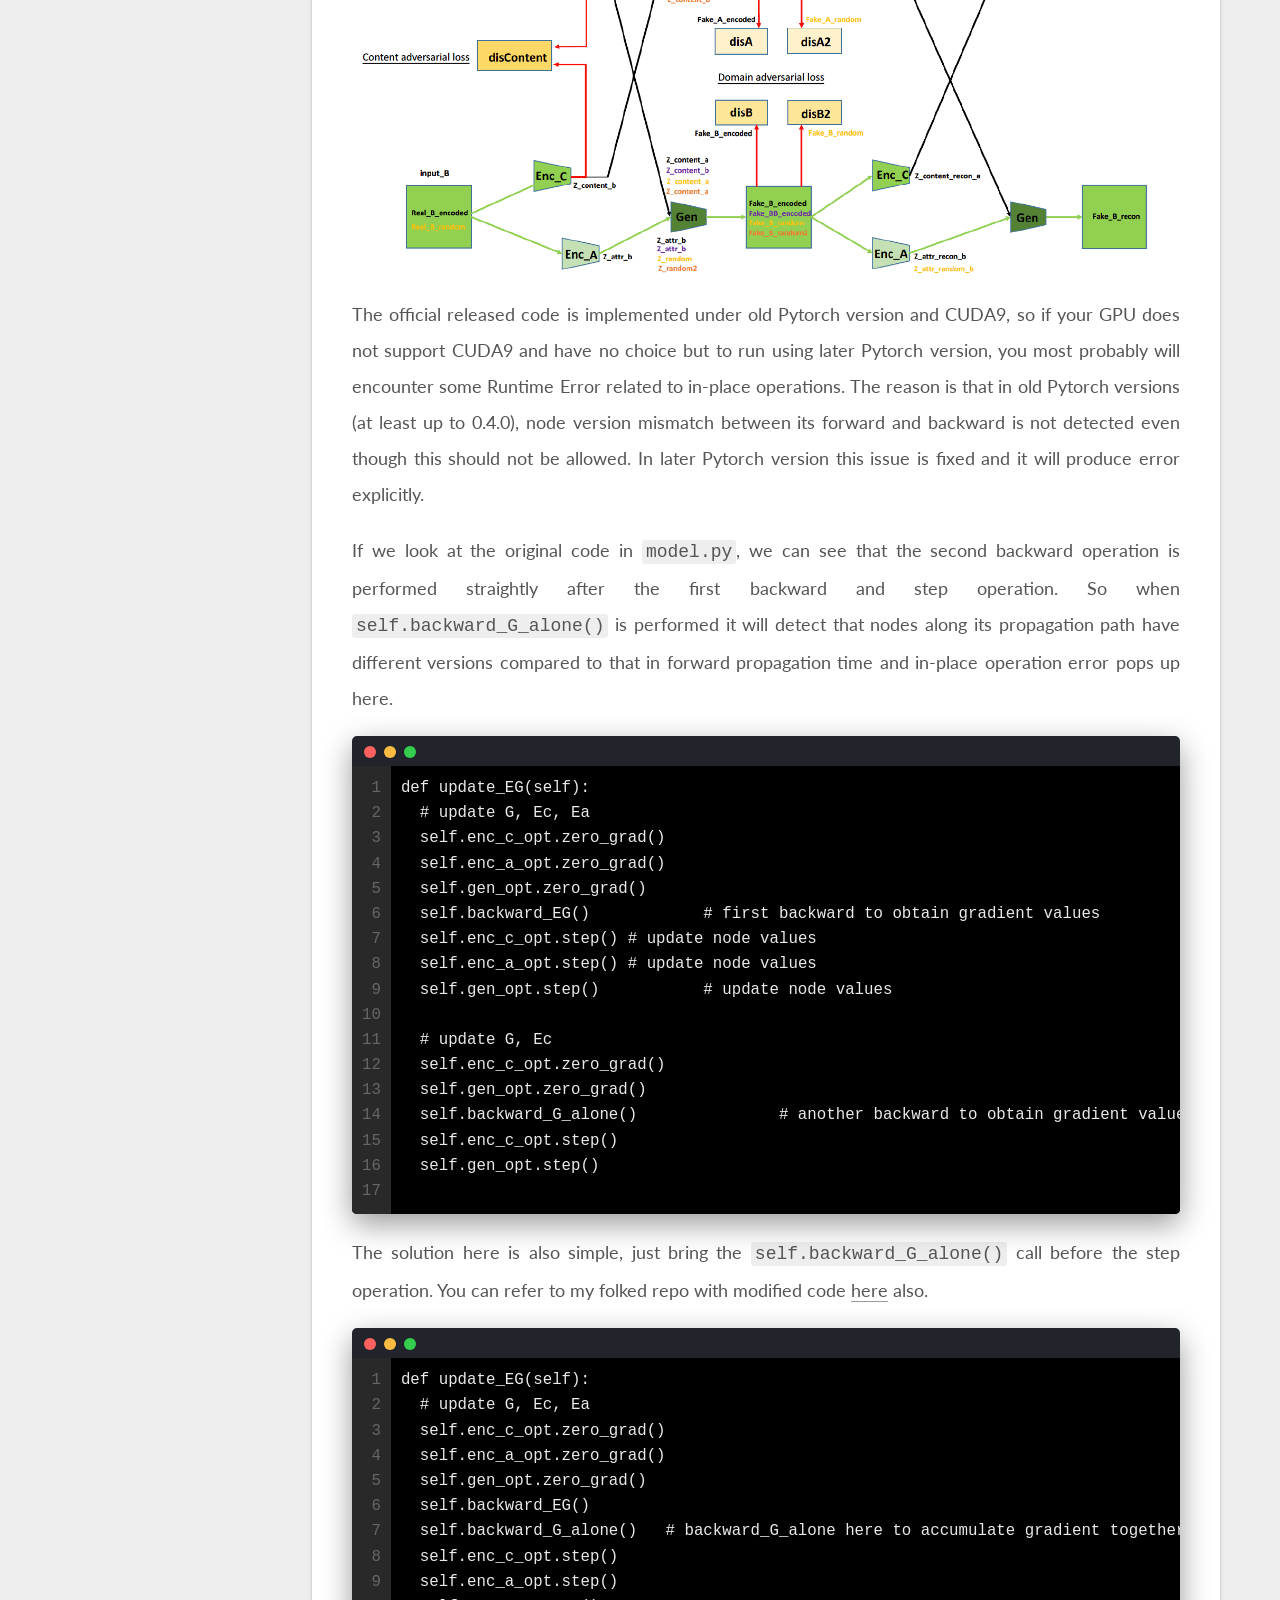
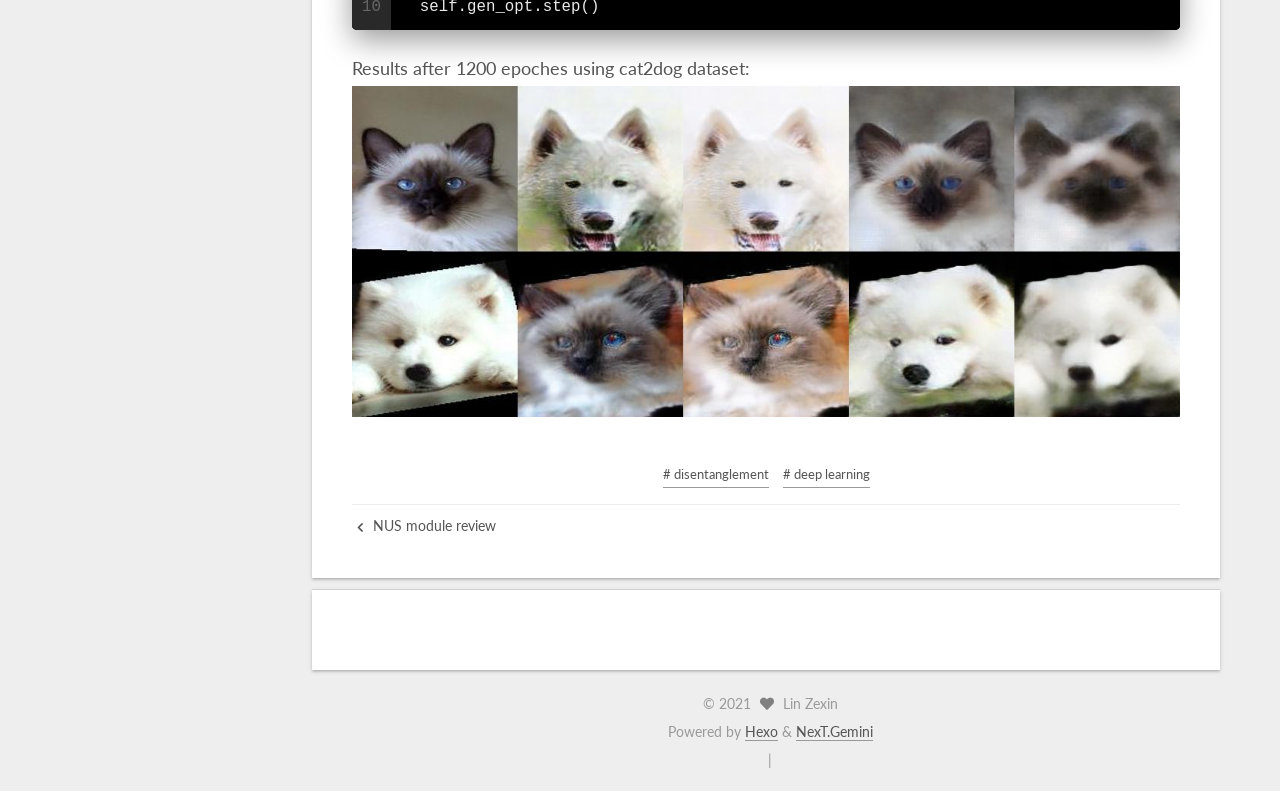
<file: 2021/07/27/DRIT/index.html>
<!DOCTYPE html>
<html lang="en">
<head>
  <meta charset="UTF-8">
<meta name="viewport" content="width=device-width, initial-scale=1, maximum-scale=2">
<meta name="theme-color" content="#222">
<meta name="generator" content="Hexo 5.4.0">
  <link rel="apple-touch-icon" sizes="180x180" href="/images/apple-touch-icon-next.png">
  <link rel="icon" type="image/png" sizes="32x32" href="/images/favicon-32x32-next.png">
  <link rel="icon" type="image/png" sizes="16x16" href="/images/favicon-16x16-next.png">
  <link rel="mask-icon" href="/images/logo.svg" color="#222">
  <meta name="google-site-verification" content="xA-W3sebGFf6dTk8YPAMkwnfuIJhe0gxlaIzkdNowqA">

<link rel="stylesheet" href="/css/main.css">

<link rel="stylesheet" href="//fonts.googleapis.com/css?family=Lato:300,300italic,400,400italic,700,700italic&display=swap&subset=latin,latin-ext">
<link rel="stylesheet" href="/lib/font-awesome/css/all.min.css">

<script id="hexo-configurations">
    var NexT = window.NexT || {};
    var CONFIG = {"hostname":"limtsekheng.github.io","root":"/","scheme":"Gemini","version":"7.8.0","exturl":false,"sidebar":{"position":"left","display":"post","padding":18,"offset":12,"onmobile":false},"copycode":{"enable":true,"show_result":true,"style":"mac"},"back2top":{"enable":true,"sidebar":false,"scrollpercent":false},"bookmark":{"enable":false,"color":"#222","save":"auto"},"fancybox":false,"mediumzoom":false,"lazyload":false,"pangu":false,"comments":{"style":"tabs","active":"disqus","storage":true,"lazyload":false,"nav":null,"activeClass":"disqus"},"algolia":{"hits":{"per_page":10},"labels":{"input_placeholder":"Search for Posts","hits_empty":"We didn't find any results for the search: ${query}","hits_stats":"${hits} results found in ${time} ms"}},"localsearch":{"enable":true,"trigger":"auto","top_n_per_article":5,"unescape":false,"preload":false},"motion":{"enable":true,"async":false,"transition":{"post_block":"fadeIn","post_header":"slideDownIn","post_body":"slideDownIn","coll_header":"slideLeftIn","sidebar":"slideUpIn"}},"path":"search.xml"};
  </script>

  <meta name="description" content="Diverse Image-to-Image Translation via Disentangled Representations （DRIT)Hsin-Ying Lee, Hung-Yu Tseng, Jia-Bin Huang, Maneesh Singh, Ming-Hsuan Yang (ECCV2018)The original paper is here.Official Gith">
<meta property="og:type" content="article">
<meta property="og:title" content="DRIT model summary">
<meta property="og:url" content="http://limtsekheng.github.io/2021/07/27/DRIT/index.html">
<meta property="og:site_name" content="Limtsekheng&#39;s Lab">
<meta property="og:description" content="Diverse Image-to-Image Translation via Disentangled Representations （DRIT)Hsin-Ying Lee, Hung-Yu Tseng, Jia-Bin Huang, Maneesh Singh, Ming-Hsuan Yang (ECCV2018)The original paper is here.Official Gith">
<meta property="og:locale" content="en_US">
<meta property="og:image" content="http://limtsekheng.github.io/2021/07/27/DRIT/DRIT01.png">
<meta property="og:image" content="http://limtsekheng.github.io/2021/07/27/DRIT/DRIT02.png">
<meta property="og:image" content="http://limtsekheng.github.io/2021/07/27/DRIT/DRIT03.png">
<meta property="og:image" content="http://limtsekheng.github.io/2021/07/27/DRIT/DRIT04.png">
<meta property="og:image" content="http://limtsekheng.github.io/2021/07/27/DRIT/DRIT05.png">
<meta property="og:image" content="http://limtsekheng.github.io/2021/07/27/DRIT/DRIT06.png">
<meta property="og:image" content="http://limtsekheng.github.io/2021/07/27/DRIT/DRIT07.jpeg">
<meta property="article:published_time" content="2021-07-27T15:05:13.000Z">
<meta property="article:modified_time" content="2021-07-27T17:22:09.167Z">
<meta property="article:author" content="Lin Zexin">
<meta property="article:tag" content="disentanglement">
<meta property="article:tag" content="deep learning">
<meta name="twitter:card" content="summary">
<meta name="twitter:image" content="http://limtsekheng.github.io/2021/07/27/DRIT/DRIT01.png">

<link rel="canonical" href="http://limtsekheng.github.io/2021/07/27/DRIT/">


<script id="page-configurations">
  // https://hexo.io/docs/variables.html
  CONFIG.page = {
    sidebar: "",
    isHome : false,
    isPost : true,
    lang   : 'en'
  };
</script>

  <title>DRIT model summary | Limtsekheng's Lab</title>
  






  <noscript>
  <style>
  .use-motion .brand,
  .use-motion .menu-item,
  .sidebar-inner,
  .use-motion .post-block,
  .use-motion .pagination,
  .use-motion .comments,
  .use-motion .post-header,
  .use-motion .post-body,
  .use-motion .collection-header { opacity: initial; }

  .use-motion .site-title,
  .use-motion .site-subtitle {
    opacity: initial;
    top: initial;
  }

  .use-motion .logo-line-before i { left: initial; }
  .use-motion .logo-line-after i { right: initial; }
  </style>
</noscript>

</head>

<body itemscope itemtype="http://schema.org/WebPage">
  <div class="container use-motion">
    <div class="headband"></div>

    <header class="header" itemscope itemtype="http://schema.org/WPHeader">
      <div class="header-inner"><div class="site-brand-container">
  <div class="site-nav-toggle">
    <div class="toggle" aria-label="Toggle navigation bar">
      <span class="toggle-line toggle-line-first"></span>
      <span class="toggle-line toggle-line-middle"></span>
      <span class="toggle-line toggle-line-last"></span>
    </div>
  </div>

  <div class="site-meta">

    <a href="/" class="brand" rel="start">
      <span class="logo-line-before"><i></i></span>
      <h1 class="site-title">Limtsekheng's Lab</h1>
      <span class="logo-line-after"><i></i></span>
    </a>
      <p class="site-subtitle" itemprop="description">place for study, research and random stuff</p>
  </div>

  <div class="site-nav-right">
    <div class="toggle popup-trigger">
        <i class="fa fa-search fa-fw fa-lg"></i>
    </div>
  </div>
</div>




<nav class="site-nav">
  <ul id="menu" class="main-menu menu">
        <li class="menu-item menu-item-home">

    <a href="/" rel="section"><i class="fa fa-home fa-fw"></i>Home</a>

  </li>
        <li class="menu-item menu-item-tags">

    <a href="/tags/" rel="section"><i class="fa fa-tags fa-fw"></i>Tags</a>

  </li>
        <li class="menu-item menu-item-categories">

    <a href="/categories/" rel="section"><i class="fa fa-th fa-fw"></i>Categories</a>

  </li>
        <li class="menu-item menu-item-archives">

    <a href="/archives/" rel="section"><i class="fa fa-archive fa-fw"></i>Archives</a>

  </li>
        <li class="menu-item menu-item-sitemap">

    <a href="/sitemap.xml" rel="section"><i class="fa fa-sitemap fa-fw"></i>Sitemap</a>

  </li>
      <li class="menu-item menu-item-search">
        <a role="button" class="popup-trigger"><i class="fa fa-search fa-fw"></i>Search
        </a>
      </li>
  </ul>
</nav>



  <div class="search-pop-overlay">
    <div class="popup search-popup">
        <div class="search-header">
  <span class="search-icon">
    <i class="fa fa-search"></i>
  </span>
  <div class="search-input-container">
    <input autocomplete="off" autocapitalize="off"
           placeholder="Searching..." spellcheck="false"
           type="search" class="search-input">
  </div>
  <span class="popup-btn-close">
    <i class="fa fa-times-circle"></i>
  </span>
</div>
<div id="search-result">
  <div id="no-result">
    <i class="fa fa-spinner fa-pulse fa-5x fa-fw"></i>
  </div>
</div>

    </div>
  </div>

</div>
    </header>

    
  <div class="back-to-top">
    <i class="fa fa-arrow-up"></i>
    <span>0%</span>
  </div>

  <a href="https://github.com/limtsekheng" class="github-corner" title="Visit my GitHub" aria-label="Visit my GitHub" rel="noopener" target="_blank"><svg width="80" height="80" viewBox="0 0 250 250" aria-hidden="true"><path d="M0,0 L115,115 L130,115 L142,142 L250,250 L250,0 Z"></path><path d="M128.3,109.0 C113.8,99.7 119.0,89.6 119.0,89.6 C122.0,82.7 120.5,78.6 120.5,78.6 C119.2,72.0 123.4,76.3 123.4,76.3 C127.3,80.9 125.5,87.3 125.5,87.3 C122.9,97.6 130.6,101.9 134.4,103.2" fill="currentColor" style="transform-origin: 130px 106px;" class="octo-arm"></path><path d="M115.0,115.0 C114.9,115.1 118.7,116.5 119.8,115.4 L133.7,101.6 C136.9,99.2 139.9,98.4 142.2,98.6 C133.8,88.0 127.5,74.4 143.8,58.0 C148.5,53.4 154.0,51.2 159.7,51.0 C160.3,49.4 163.2,43.6 171.4,40.1 C171.4,40.1 176.1,42.5 178.8,56.2 C183.1,58.6 187.2,61.8 190.9,65.4 C194.5,69.0 197.7,73.2 200.1,77.6 C213.8,80.2 216.3,84.9 216.3,84.9 C212.7,93.1 206.9,96.0 205.4,96.6 C205.1,102.4 203.0,107.8 198.3,112.5 C181.9,128.9 168.3,122.5 157.7,114.1 C157.9,116.9 156.7,120.9 152.7,124.9 L141.0,136.5 C139.8,137.7 141.6,141.9 141.8,141.8 Z" fill="currentColor" class="octo-body"></path></svg></a>


    <main class="main">
      <div class="main-inner">
        <div class="content-wrap">
          

          <div class="content post posts-expand">
            

    
  
  
  <article itemscope itemtype="http://schema.org/Article" class="post-block" lang="en">
    <link itemprop="mainEntityOfPage" href="http://limtsekheng.github.io/2021/07/27/DRIT/">

    <span hidden itemprop="author" itemscope itemtype="http://schema.org/Person">
      <meta itemprop="image" content="/images/avatar.jpg">
      <meta itemprop="name" content="Lin Zexin">
      <meta itemprop="description" content="MSc student from ECE NUS, deep learning researcher from NTU">
    </span>

    <span hidden itemprop="publisher" itemscope itemtype="http://schema.org/Organization">
      <meta itemprop="name" content="Limtsekheng's Lab">
    </span>
      <header class="post-header">
        <h1 class="post-title" itemprop="name headline">
          DRIT model summary
        </h1>

        <div class="post-meta">
            <span class="post-meta-item">
              <span class="post-meta-item-icon">
                <i class="far fa-calendar"></i>
              </span>
              <span class="post-meta-item-text">Posted on</span>

              <time title="Created: 2021-07-27 23:05:13" itemprop="dateCreated datePublished" datetime="2021-07-27T23:05:13+08:00">2021-07-27</time>
            </span>
              <span class="post-meta-item">
                <span class="post-meta-item-icon">
                  <i class="far fa-calendar-check"></i>
                </span>
                <span class="post-meta-item-text">Edited on</span>
                <time title="Modified: 2021-07-28 01:22:09" itemprop="dateModified" datetime="2021-07-28T01:22:09+08:00">2021-07-28</time>
              </span>
            <span class="post-meta-item">
              <span class="post-meta-item-icon">
                <i class="far fa-folder"></i>
              </span>
              <span class="post-meta-item-text">In</span>
                <span itemprop="about" itemscope itemtype="http://schema.org/Thing">
                  <a href="/categories/Research-paper-reading/" itemprop="url" rel="index"><span itemprop="name">Research paper reading</span></a>
                </span>
            </span>

          
            <span class="post-meta-item" title="Views" id="busuanzi_container_page_pv" style="display: none;">
              <span class="post-meta-item-icon">
                <i class="fa fa-eye"></i>
              </span>
              <span class="post-meta-item-text">Views: </span>
              <span id="busuanzi_value_page_pv"></span>
            </span>
  
  <span class="post-meta-item">
    
      <span class="post-meta-item-icon">
        <i class="far fa-comment"></i>
      </span>
      <span class="post-meta-item-text">Disqus: </span>
    
    <a title="disqus" href="/2021/07/27/DRIT/#disqus_thread" itemprop="discussionUrl">
      <span class="post-comments-count disqus-comment-count" data-disqus-identifier="2021/07/27/DRIT/" itemprop="commentCount"></span>
    </a>
  </span>
  
  

        </div>
      </header>

    
    
    
    <div class="post-body" itemprop="articleBody">

      
        <p><strong>Diverse Image-to-Image Translation via Disentangled Representations （DRIT)</strong><br><em>Hsin-Ying Lee, Hung-Yu Tseng, Jia-Bin Huang, Maneesh Singh, Ming-Hsuan Yang (ECCV2018)</em><br>The original paper is <a target="_blank" rel="noopener" href="https://openaccess.thecvf.com/content_ECCV_2018/papers/Hsin-Ying_Lee_Diverse_Image-to-Image_Translation_ECCV_2018_paper.pdf">here</a>.<br>Official Github Repo is <a target="_blank" rel="noopener" href="https://github.com/HsinYingLee/DRIT">here</a> under Python3.5-3.6, Pytorch0.4.0 and CUDA9<br>My modified version is <a target="_blank" rel="noopener" href="https://github.com/limtsekheng/DRIT">here</a>, compatibale under Python3.7.10, Pytorch1.8.0 and CUDA11.0</p>
<h3 id="Objectives"><a href="#Objectives" class="headerlink" title="Objectives"></a>Objectives</h3><ul>
<li>Aim to disentangle content and attribute from images</li>
<li>Use the disentangled representation for producing diverse outputs</li>
</ul>
<h3 id="Target"><a href="#Target" class="headerlink" title="Target"></a>Target</h3><ul>
<li>Content space is shared among domains</li>
<li>Attribute space encodes intra-domain variations</li>
</ul>
<p>To make content latent z<sup>c</sup><sub style='position: relative; left: -.4em;'>x</sub> and z<sup>c</sup><sub style='position: relative; left: -.4em;'>y</sub> share a same content space C:</p>
<ul>
<li>Share weight between the last layer of E<sup>c</sup><sub style='position: relative; left: -.4em;'>x</sub> and E<sup>c</sup><sub style='position: relative; left: -.4em;'>y</sub> and first layer of G<sub>x</sub> and G<sub>y</sub> so the higher level features will be mapped to same space (but still cannot guarantee the same content representations encode the same information for both domains</li>
<li>Use content discriminator D<sup>c</sup> for adversarial training</li>
</ul>
<p><img src="/2021/07/27/DRIT/DRIT01.png" alt=""><br><img src="/2021/07/27/DRIT/DRIT02.png" alt=""></p>
<h3 id="Loss-functions"><a href="#Loss-functions" class="headerlink" title="Loss functions"></a>Loss functions</h3><p><u> Content adversarial loss: </u></p>
<ul>
<li>To encourage content latent from x and y share a same content space C<br><img src="/2021/07/27/DRIT/DRIT03.png" alt=""></li>
</ul>
<p><u> Cross-cycle consistency loss </u></p>
<ul>
<li>Forward translation and backward translation</li>
<li>To encourage the reconstruction after two Image-to-Image translations<br><img src="/2021/07/27/DRIT/DRIT04.png" alt=""></li>
</ul>
<p><u> Self-reconstruction loss: </u></p>
<ul>
<li>To facilitate the training of encoder and decoder in addition to the cross-cycle reconstruction</li>
</ul>
<p><u> Domain adversarial loss: </u></p>
<ul>
<li>Domain discriminator D<sub>x</sub> and D<sub>y</sub> attempt to discriminate between real images and generated images in each domain</li>
<li>To encourage G<sub>x</sub> and G<sub>y</sub> to generate realistic images</li>
</ul>
<p><u> KL loss: </u></p>
<ul>
<li>To encourage the attribute representation to be close to a prior Gaussian distribution</li>
<li>For easy sampling at test time</li>
</ul>
<p><u> Latent regression loss: </u></p>
<ul>
<li>To encourage the invertible mapping between the image and the attribute latent space</li>
<li>Attempt to reconstruct the attribute representation drawn from the prior Gaussian distribution</li>
</ul>
<p><strong>Full objective function:</strong><br><img src="/2021/07/27/DRIT/DRIT05.png" alt=""></p>
<h3 id="Code-implementation"><a href="#Code-implementation" class="headerlink" title="Code implementation"></a>Code implementation</h3><p>I have summarised the architecture of the official implementation together with the key variable names in following diagram.<br><img src="/2021/07/27/DRIT/DRIT06.png" alt=""></p>
<p>The official released code is implemented under old Pytorch version and CUDA9, so if your GPU does not support CUDA9 and have no choice but to run using later Pytorch version, you most probably will encounter some Runtime Error related to in-place operations. The reason is that in old Pytorch versions (at least up to 0.4.0), node version mismatch between its forward and backward is not detected even though this should not be allowed. In later Pytorch version this issue is fixed and it will produce error explicitly. </p>
<p>If we look at the original code in <code>model.py</code>, we can see that the second backward operation is performed straightly after the first backward and step operation. So when <code>self.backward_G_alone()</code> is performed it will detect that nodes along its propagation path have different versions compared to that in forward propagation time and in-place operation error pops up here.<br><figure class="highlight plaintext"><table><tr><td class="gutter"><pre><span class="line">1</span><br><span class="line">2</span><br><span class="line">3</span><br><span class="line">4</span><br><span class="line">5</span><br><span class="line">6</span><br><span class="line">7</span><br><span class="line">8</span><br><span class="line">9</span><br><span class="line">10</span><br><span class="line">11</span><br><span class="line">12</span><br><span class="line">13</span><br><span class="line">14</span><br><span class="line">15</span><br><span class="line">16</span><br><span class="line">17</span><br></pre></td><td class="code"><pre><span class="line">def update_EG(self):</span><br><span class="line">  # update G, Ec, Ea</span><br><span class="line">  self.enc_c_opt.zero_grad()</span><br><span class="line">  self.enc_a_opt.zero_grad()</span><br><span class="line">  self.gen_opt.zero_grad()</span><br><span class="line">  self.backward_EG()		# first backward to obtain gradient values</span><br><span class="line">  self.enc_c_opt.step()	# update node values</span><br><span class="line">  self.enc_a_opt.step()	# update node values</span><br><span class="line">  self.gen_opt.step()		# update node values</span><br><span class="line"></span><br><span class="line">  # update G, Ec</span><br><span class="line">  self.enc_c_opt.zero_grad()</span><br><span class="line">  self.gen_opt.zero_grad()</span><br><span class="line">  self.backward_G_alone()		# another backward to obtain gradient values</span><br><span class="line">  self.enc_c_opt.step()</span><br><span class="line">  self.gen_opt.step()</span><br><span class="line"></span><br></pre></td></tr></table></figure></p>
<p>The solution here is also simple, just bring the <code>self.backward_G_alone()</code> call before the step operation. You can refer to my folked repo with modified code <a target="_blank" rel="noopener" href="https://github.com/limtsekheng/DRIT">here</a> also.<br><figure class="highlight plaintext"><table><tr><td class="gutter"><pre><span class="line">1</span><br><span class="line">2</span><br><span class="line">3</span><br><span class="line">4</span><br><span class="line">5</span><br><span class="line">6</span><br><span class="line">7</span><br><span class="line">8</span><br><span class="line">9</span><br><span class="line">10</span><br></pre></td><td class="code"><pre><span class="line">def update_EG(self):</span><br><span class="line">  # update G, Ec, Ea</span><br><span class="line">  self.enc_c_opt.zero_grad()</span><br><span class="line">  self.enc_a_opt.zero_grad()</span><br><span class="line">  self.gen_opt.zero_grad()</span><br><span class="line">  self.backward_EG()</span><br><span class="line">  self.backward_G_alone()   # backward_G_alone here to accumulate gradient together before update</span><br><span class="line">  self.enc_c_opt.step()</span><br><span class="line">  self.enc_a_opt.step()</span><br><span class="line">  self.gen_opt.step()</span><br></pre></td></tr></table></figure></p>
<p>Results after 1200 epoches using cat2dog dataset:<br><img src="/2021/07/27/DRIT/DRIT07.jpeg" alt=""></p>

    </div>

    
    
    

      <footer class="post-footer">
          <div class="post-tags">
              <a href="/tags/disentanglement/" rel="tag"># disentanglement</a>
              <a href="/tags/deep-learning/" rel="tag"># deep learning</a>
          </div>

        


        
    <div class="post-nav">
      <div class="post-nav-item">
    <a href="/2021/07/24/nus_module_review/" rel="prev" title="NUS module review">
      <i class="fa fa-chevron-left"></i> NUS module review
    </a></div>
      <div class="post-nav-item"></div>
    </div>
      </footer>
    
  </article>
  
  
  



          </div>
          
    
  <div class="comments">
    <div id="disqus_thread">
      <noscript>Please enable JavaScript to view the comments powered by Disqus.</noscript>
    </div>
  </div>
  

<script>
  window.addEventListener('tabs:register', () => {
    let { activeClass } = CONFIG.comments;
    if (CONFIG.comments.storage) {
      activeClass = localStorage.getItem('comments_active') || activeClass;
    }
    if (activeClass) {
      let activeTab = document.querySelector(`a[href="#comment-${activeClass}"]`);
      if (activeTab) {
        activeTab.click();
      }
    }
  });
  if (CONFIG.comments.storage) {
    window.addEventListener('tabs:click', event => {
      if (!event.target.matches('.tabs-comment .tab-content .tab-pane')) return;
      let commentClass = event.target.classList[1];
      localStorage.setItem('comments_active', commentClass);
    });
  }
</script>

        </div>
          
  
  <div class="toggle sidebar-toggle">
    <span class="toggle-line toggle-line-first"></span>
    <span class="toggle-line toggle-line-middle"></span>
    <span class="toggle-line toggle-line-last"></span>
  </div>

  <aside class="sidebar">
    <div class="sidebar-inner">

      <ul class="sidebar-nav motion-element">
        <li class="sidebar-nav-toc">
          Table of Contents
        </li>
        <li class="sidebar-nav-overview">
          Overview
        </li>
      </ul>

      <!--noindex-->
      <div class="post-toc-wrap sidebar-panel">
          <div class="post-toc motion-element"><ol class="nav"><li class="nav-item nav-level-3"><a class="nav-link" href="#Objectives"><span class="nav-text">Objectives</span></a></li><li class="nav-item nav-level-3"><a class="nav-link" href="#Target"><span class="nav-text">Target</span></a></li><li class="nav-item nav-level-3"><a class="nav-link" href="#Loss-functions"><span class="nav-text">Loss functions</span></a></li><li class="nav-item nav-level-3"><a class="nav-link" href="#Code-implementation"><span class="nav-text">Code implementation</span></a></li></ol></div>
      </div>
      <!--/noindex-->

      <div class="site-overview-wrap sidebar-panel">
        <div class="site-author motion-element" itemprop="author" itemscope itemtype="http://schema.org/Person">
    <img class="site-author-image" itemprop="image" alt="Lin Zexin"
      src="/images/avatar.jpg">
  <p class="site-author-name" itemprop="name">Lin Zexin</p>
  <div class="site-description" itemprop="description">MSc student from ECE NUS, deep learning researcher from NTU</div>
</div>
<div class="site-state-wrap motion-element">
  <nav class="site-state">
      <div class="site-state-item site-state-posts">
          <a href="/archives/">
        
          <span class="site-state-item-count">2</span>
          <span class="site-state-item-name">posts</span>
        </a>
      </div>
      <div class="site-state-item site-state-categories">
            <a href="/categories/">
          
        <span class="site-state-item-count">2</span>
        <span class="site-state-item-name">categories</span></a>
      </div>
      <div class="site-state-item site-state-tags">
            <a href="/tags/">
          
        <span class="site-state-item-count">3</span>
        <span class="site-state-item-name">tags</span></a>
      </div>
  </nav>
</div>
  <div class="links-of-author motion-element">
      <span class="links-of-author-item">
        <a href="https://github.com/limtsekheng" title="GitHub → https:&#x2F;&#x2F;github.com&#x2F;limtsekheng" rel="noopener" target="_blank"><i class="fab fa-github fa-fw"></i></a>
      </span>
      <span class="links-of-author-item">
        <a href="https://www.linkedin.com/in/lin-zexin-281898138" title="Linkedin → https:&#x2F;&#x2F;www.linkedin.com&#x2F;in&#x2F;lin-zexin-281898138" rel="noopener" target="_blank"><i class="fab fa-linkedin fa-fw"></i></a>
      </span>
  </div>



      </div>

      <script type="text/javascript" src="//rf.revolvermaps.com/0/0/8.js?i=5z7zpd9k8y4&amp;m=0&amp;c=ff0000&amp;cr1=ffffff&amp;f=arial&amp;l=33" async="async"></script>
    </div>
  </aside>
  <div id="sidebar-dimmer"></div>


      </div>
    </main>

    <footer class="footer">
      <div class="footer-inner">
        

        

<div class="copyright">
  
  &copy; 
  <span itemprop="copyrightYear">2021</span>
  <span class="with-love">
    <i class="fa fa-heart"></i>
  </span>
  <span class="author" itemprop="copyrightHolder">Lin Zexin</span>
</div>
  <div class="powered-by">Powered by <a href="https://hexo.io/" class="theme-link" rel="noopener" target="_blank">Hexo</a> & <a href="https://theme-next.org/" class="theme-link" rel="noopener" target="_blank">NexT.Gemini</a>
  </div>

        
<div class="busuanzi-count">
  <script async src="https://busuanzi.ibruce.info/busuanzi/2.3/busuanzi.pure.mini.js"></script>
    <span class="post-meta-item" id="busuanzi_container_site_uv" style="display: none;">
      <span class="post-meta-item-icon">
        <i class="fa fa-user"></i>
      </span>
      <span class="site-uv" title="Total Visitors">
        <span id="busuanzi_value_site_uv"></span>
      </span>
    </span>
    <span class="post-meta-divider">|</span>
    <span class="post-meta-item" id="busuanzi_container_site_pv" style="display: none;">
      <span class="post-meta-item-icon">
        <i class="fa fa-eye"></i>
      </span>
      <span class="site-pv" title="Total Views">
        <span id="busuanzi_value_site_pv"></span>
      </span>
    </span>
</div>








      </div>
    </footer>
  </div>

  
  <script src="/lib/anime.min.js"></script>
  <script src="/lib/velocity/velocity.min.js"></script>
  <script src="/lib/velocity/velocity.ui.min.js"></script>

<script src="/js/utils.js"></script>

<script src="/js/motion.js"></script>


<script src="/js/schemes/pisces.js"></script>


<script src="/js/next-boot.js"></script>




  




  
<script src="/js/local-search.js"></script>













  

  

  

<script>
  function loadCount() {
    var d = document, s = d.createElement('script');
    s.src = 'https://linzexin.disqus.com/count.js';
    s.id = 'dsq-count-scr';
    (d.head || d.body).appendChild(s);
  }
  // defer loading until the whole page loading is completed
  window.addEventListener('load', loadCount, false);
</script>
<script>
  var disqus_config = function() {
    this.page.url = "http://limtsekheng.github.io/2021/07/27/DRIT/";
    this.page.identifier = "2021/07/27/DRIT/";
    this.page.title = "DRIT model summary";
    };
  NexT.utils.loadComments(document.querySelector('#disqus_thread'), () => {
    if (window.DISQUS) {
      DISQUS.reset({
        reload: true,
        config: disqus_config
      });
    } else {
      var d = document, s = d.createElement('script');
      s.src = 'https://linzexin.disqus.com/embed.js';
      s.setAttribute('data-timestamp', '' + +new Date());
      (d.head || d.body).appendChild(s);
    }
  });
</script>

</body>
</html>
</file>
<file: css/main.css>
:root {
  --body-bg-color: #eee;
  --content-bg-color: #fff;
  --card-bg-color: #f5f5f5;
  --text-color: #555;
  --blockquote-color: #666;
  --link-color: #555;
  --link-hover-color: #222;
  --brand-color: #fff;
  --brand-hover-color: #fff;
  --table-row-odd-bg-color: #f9f9f9;
  --table-row-hover-bg-color: #f5f5f5;
  --menu-item-bg-color: #f5f5f5;
  --btn-default-bg: #fff;
  --btn-default-color: #555;
  --btn-default-border-color: #555;
  --btn-default-hover-bg: #222;
  --btn-default-hover-color: #fff;
  --btn-default-hover-border-color: #222;
}
html {
  line-height: 1.15; /* 1 */
  -webkit-text-size-adjust: 100%; /* 2 */
}
body {
  margin: 0;
}
main {
  display: block;
}
h1 {
  font-size: 2em;
  margin: 0.67em 0;
}
hr {
  box-sizing: content-box; /* 1 */
  height: 0; /* 1 */
  overflow: visible; /* 2 */
}
pre {
  font-family: monospace, monospace; /* 1 */
  font-size: 1em; /* 2 */
}
a {
  background: transparent;
}
abbr[title] {
  border-bottom: none; /* 1 */
  text-decoration: underline; /* 2 */
  text-decoration: underline dotted; /* 2 */
}
b,
strong {
  font-weight: bolder;
}
code,
kbd,
samp {
  font-family: monospace, monospace; /* 1 */
  font-size: 1em; /* 2 */
}
small {
  font-size: 80%;
}
sub,
sup {
  font-size: 75%;
  line-height: 0;
  position: relative;
  vertical-align: baseline;
}
sub {
  bottom: -0.25em;
}
sup {
  top: -0.5em;
}
img {
  border-style: none;
}
button,
input,
optgroup,
select,
textarea {
  font-family: inherit; /* 1 */
  font-size: 100%; /* 1 */
  line-height: 1.15; /* 1 */
  margin: 0; /* 2 */
}
button,
input {
/* 1 */
  overflow: visible;
}
button,
select {
/* 1 */
  text-transform: none;
}
button,
[type='button'],
[type='reset'],
[type='submit'] {
  -webkit-appearance: button;
}
button::-moz-focus-inner,
[type='button']::-moz-focus-inner,
[type='reset']::-moz-focus-inner,
[type='submit']::-moz-focus-inner {
  border-style: none;
  padding: 0;
}
button:-moz-focusring,
[type='button']:-moz-focusring,
[type='reset']:-moz-focusring,
[type='submit']:-moz-focusring {
  outline: 1px dotted ButtonText;
}
fieldset {
  padding: 0.35em 0.75em 0.625em;
}
legend {
  box-sizing: border-box; /* 1 */
  color: inherit; /* 2 */
  display: table; /* 1 */
  max-width: 100%; /* 1 */
  padding: 0; /* 3 */
  white-space: normal; /* 1 */
}
progress {
  vertical-align: baseline;
}
textarea {
  overflow: auto;
}
[type='checkbox'],
[type='radio'] {
  box-sizing: border-box; /* 1 */
  padding: 0; /* 2 */
}
[type='number']::-webkit-inner-spin-button,
[type='number']::-webkit-outer-spin-button {
  height: auto;
}
[type='search'] {
  outline-offset: -2px; /* 2 */
  -webkit-appearance: textfield; /* 1 */
}
[type='search']::-webkit-search-decoration {
  -webkit-appearance: none;
}
::-webkit-file-upload-button {
  font: inherit; /* 2 */
  -webkit-appearance: button; /* 1 */
}
details {
  display: block;
}
summary {
  display: list-item;
}
template {
  display: none;
}
[hidden] {
  display: none;
}
::selection {
  background: #262a30;
  color: #eee;
}
html,
body {
  height: 100%;
}
body {
  background: var(--body-bg-color);
  color: var(--text-color);
  font-family: 'Lato', "PingFang SC", "Microsoft YaHei", sans-serif;
  font-size: 1em;
  line-height: 2;
}
@media (max-width: 991px) {
  body {
    padding-left: 0 !important;
    padding-right: 0 !important;
  }
}
h1,
h2,
h3,
h4,
h5,
h6 {
  font-family: 'Lato', "PingFang SC", "Microsoft YaHei", sans-serif;
  font-weight: bold;
  line-height: 1.5;
  margin: 20px 0 15px;
}
h1 {
  font-size: 1.5em;
}
h2 {
  font-size: 1.375em;
}
h3 {
  font-size: 1.25em;
}
h4 {
  font-size: 1.125em;
}
h5 {
  font-size: 1em;
}
h6 {
  font-size: 0.875em;
}
p {
  margin: 0 0 20px 0;
}
a,
span.exturl {
  border-bottom: 1px solid #999;
  color: var(--link-color);
  outline: 0;
  text-decoration: none;
  overflow-wrap: break-word;
  word-wrap: break-word;
  cursor: pointer;
}
a:hover,
span.exturl:hover {
  border-bottom-color: var(--link-hover-color);
  color: var(--link-hover-color);
}
iframe,
img,
video {
  display: block;
  margin-left: auto;
  margin-right: auto;
  max-width: 100%;
}
hr {
  background-image: repeating-linear-gradient(-45deg, #ddd, #ddd 4px, transparent 4px, transparent 8px);
  border: 0;
  height: 3px;
  margin: 40px 0;
}
blockquote {
  border-left: 4px solid #ddd;
  color: var(--blockquote-color);
  margin: 0;
  padding: 0 15px;
}
blockquote cite::before {
  content: '-';
  padding: 0 5px;
}
dt {
  font-weight: bold;
}
dd {
  margin: 0;
  padding: 0;
}
kbd {
  background-color: #f5f5f5;
  background-image: linear-gradient(#eee, #fff, #eee);
  border: 1px solid #ccc;
  border-radius: 0.2em;
  box-shadow: 0.1em 0.1em 0.2em rgba(0,0,0,0.1);
  color: #555;
  font-family: inherit;
  padding: 0.1em 0.3em;
  white-space: nowrap;
}
.table-container {
  overflow: auto;
}
table {
  border-collapse: collapse;
  border-spacing: 0;
  font-size: 0.875em;
  margin: 0 0 20px 0;
  width: 100%;
}
tbody tr:nth-of-type(odd) {
  background: var(--table-row-odd-bg-color);
}
tbody tr:hover {
  background: var(--table-row-hover-bg-color);
}
caption,
th,
td {
  font-weight: normal;
  padding: 8px;
  vertical-align: middle;
}
th,
td {
  border: 1px solid #ddd;
  border-bottom: 3px solid #ddd;
}
th {
  font-weight: 700;
  padding-bottom: 10px;
}
td {
  border-bottom-width: 1px;
}
.btn {
  background: var(--btn-default-bg);
  border: 2px solid var(--btn-default-border-color);
  border-radius: 2px;
  color: var(--btn-default-color);
  display: inline-block;
  font-size: 0.875em;
  line-height: 2;
  padding: 0 20px;
  text-decoration: none;
  transition-property: background-color;
  transition-delay: 0s;
  transition-duration: 0.2s;
  transition-timing-function: ease-in-out;
}
.btn:hover {
  background: var(--btn-default-hover-bg);
  border-color: var(--btn-default-hover-border-color);
  color: var(--btn-default-hover-color);
}
.btn + .btn {
  margin: 0 0 8px 8px;
}
.btn .fa-fw {
  text-align: left;
  width: 1.285714285714286em;
}
.toggle {
  line-height: 0;
}
.toggle .toggle-line {
  background: #fff;
  display: inline-block;
  height: 2px;
  left: 0;
  position: relative;
  top: 0;
  transition: all 0.4s;
  vertical-align: top;
  width: 100%;
}
.toggle .toggle-line:not(:first-child) {
  margin-top: 3px;
}
.toggle.toggle-arrow .toggle-line-first {
  left: 50%;
  top: 2px;
  transform: rotate(45deg);
  width: 50%;
}
.toggle.toggle-arrow .toggle-line-middle {
  left: 2px;
  width: 90%;
}
.toggle.toggle-arrow .toggle-line-last {
  left: 50%;
  top: -2px;
  transform: rotate(-45deg);
  width: 50%;
}
.toggle.toggle-close .toggle-line-first {
  transform: rotate(-45deg);
  top: 5px;
}
.toggle.toggle-close .toggle-line-middle {
  opacity: 0;
}
.toggle.toggle-close .toggle-line-last {
  transform: rotate(45deg);
  top: -5px;
}
.highlight-container {
  position: relative;
}
.highlight-container:hover .copy-btn,
.highlight-container .copy-btn:focus {
  opacity: 1;
}
.copy-btn {
  color: #333;
  cursor: pointer;
  line-height: 1.6;
  opacity: 0;
  padding: 2px 6px;
  position: absolute;
  transition-delay: 0s;
  transition-duration: 0.2s;
  transition-timing-function: ease-in-out;
  color: #fff;
  font-size: 14px;
  right: 0;
  top: 2px;
}
.highlight-container {
  background: #21252b;
  border-radius: 5px;
  box-shadow: 0 10px 30px 0 rgba(0,0,0,0.4);
  padding-top: 30px;
}
.highlight-container::before {
  background: #fc625d;
  border-radius: 50%;
  box-shadow: 20px 0 #fdbc40, 40px 0 #35cd4b;
  content: ' ';
  height: 12px;
  left: 12px;
  margin-top: -20px;
  position: absolute;
  width: 12px;
}
.highlight-container .highlight {
  border-radius: 0 0 5px 5px;
}
.highlight-container .highlight .table-container {
  border-radius: 0 0 5px 5px;
}
.highlight,
pre {
  background: #000;
  color: #eaeaea;
  line-height: 1.6;
  margin: 0 auto 20px;
}
pre,
code {
  font-family: consolas, Menlo, monospace, "PingFang SC", "Microsoft YaHei";
}
code {
  background: #eee;
  border-radius: 3px;
  color: #555;
  padding: 2px 4px;
  overflow-wrap: break-word;
  word-wrap: break-word;
}
.highlight *::selection {
  background: #424242;
}
.highlight pre {
  border: 0;
  margin: 0;
  padding: 10px 0;
}
.highlight table {
  border: 0;
  margin: 0;
  width: auto;
}
.highlight td {
  border: 0;
  padding: 0;
}
.highlight figcaption {
  background: #292929;
  color: #eaeaea;
  display: flex;
  font-size: 0.875em;
  justify-content: space-between;
  line-height: 1.2;
  padding: 0.5em;
}
.highlight figcaption a {
  color: #eaeaea;
}
.highlight figcaption a:hover {
  border-bottom-color: #eaeaea;
}
.highlight .gutter {
  -moz-user-select: none;
  -ms-user-select: none;
  -webkit-user-select: none;
  user-select: none;
}
.highlight .gutter pre {
  background: #292929;
  color: #666;
  padding-left: 10px;
  padding-right: 10px;
  text-align: right;
}
.highlight .code pre {
  background: #000;
  padding-left: 10px;
  width: 100%;
}
.gist table {
  width: auto;
}
.gist table td {
  border: 0;
}
pre {
  overflow: auto;
  padding: 10px;
}
pre code {
  background: none;
  color: #eaeaea;
  font-size: 0.875em;
  padding: 0;
  text-shadow: none;
}
pre .deletion {
  background: #800000;
}
pre .addition {
  background: #008000;
}
pre .meta {
  color: #e7c547;
  -moz-user-select: none;
  -ms-user-select: none;
  -webkit-user-select: none;
  user-select: none;
}
pre .comment {
  color: #969896;
}
pre .variable,
pre .attribute,
pre .tag,
pre .name,
pre .regexp,
pre .ruby .constant,
pre .xml .tag .title,
pre .xml .pi,
pre .xml .doctype,
pre .html .doctype,
pre .css .id,
pre .css .class,
pre .css .pseudo {
  color: #d54e53;
}
pre .number,
pre .preprocessor,
pre .built_in,
pre .builtin-name,
pre .literal,
pre .params,
pre .constant,
pre .command {
  color: #e78c45;
}
pre .ruby .class .title,
pre .css .rules .attribute,
pre .string,
pre .symbol,
pre .value,
pre .inheritance,
pre .header,
pre .ruby .symbol,
pre .xml .cdata,
pre .special,
pre .formula {
  color: #b9ca4a;
}
pre .title,
pre .css .hexcolor {
  color: #70c0b1;
}
pre .function,
pre .python .decorator,
pre .python .title,
pre .ruby .function .title,
pre .ruby .title .keyword,
pre .perl .sub,
pre .javascript .title,
pre .coffeescript .title {
  color: #7aa6da;
}
pre .keyword,
pre .javascript .function {
  color: #c397d8;
}
.blockquote-center {
  border-left: none;
  margin: 40px 0;
  padding: 0;
  position: relative;
  text-align: center;
}
.blockquote-center .fa {
  display: block;
  opacity: 0.6;
  position: absolute;
  width: 100%;
}
.blockquote-center .fa-quote-left {
  border-top: 1px solid #ccc;
  text-align: left;
  top: -20px;
}
.blockquote-center .fa-quote-right {
  border-bottom: 1px solid #ccc;
  text-align: right;
  bottom: -20px;
}
.blockquote-center p,
.blockquote-center div {
  text-align: center;
}
.post-body .group-picture img {
  margin: 0 auto;
  padding: 0 3px;
}
.group-picture-row {
  margin-bottom: 6px;
  overflow: hidden;
}
.group-picture-column {
  float: left;
  margin-bottom: 10px;
}
.post-body .label {
  color: #555;
  display: inline;
  padding: 0 2px;
}
.post-body .label.default {
  background: #f0f0f0;
}
.post-body .label.primary {
  background: #efe6f7;
}
.post-body .label.info {
  background: #e5f2f8;
}
.post-body .label.success {
  background: #e7f4e9;
}
.post-body .label.warning {
  background: #fcf6e1;
}
.post-body .label.danger {
  background: #fae8eb;
}
.post-body .tabs {
  margin-bottom: 20px;
}
.post-body .tabs,
.tabs-comment {
  display: block;
  padding-top: 10px;
  position: relative;
}
.post-body .tabs ul.nav-tabs,
.tabs-comment ul.nav-tabs {
  display: flex;
  flex-wrap: wrap;
  margin: 0;
  margin-bottom: -1px;
  padding: 0;
}
@media (max-width: 413px) {
  .post-body .tabs ul.nav-tabs,
  .tabs-comment ul.nav-tabs {
    display: block;
    margin-bottom: 5px;
  }
}
.post-body .tabs ul.nav-tabs li.tab,
.tabs-comment ul.nav-tabs li.tab {
  border-bottom: 1px solid #ddd;
  border-left: 1px solid transparent;
  border-right: 1px solid transparent;
  border-top: 3px solid transparent;
  flex-grow: 1;
  list-style-type: none;
  border-radius: 0 0 0 0;
}
@media (max-width: 413px) {
  .post-body .tabs ul.nav-tabs li.tab,
  .tabs-comment ul.nav-tabs li.tab {
    border-bottom: 1px solid transparent;
    border-left: 3px solid transparent;
    border-right: 1px solid transparent;
    border-top: 1px solid transparent;
  }
}
@media (max-width: 413px) {
  .post-body .tabs ul.nav-tabs li.tab,
  .tabs-comment ul.nav-tabs li.tab {
    border-radius: 0;
  }
}
.post-body .tabs ul.nav-tabs li.tab a,
.tabs-comment ul.nav-tabs li.tab a {
  border-bottom: initial;
  display: block;
  line-height: 1.8;
  outline: 0;
  padding: 0.25em 0.75em;
  text-align: center;
  transition-delay: 0s;
  transition-duration: 0.2s;
  transition-timing-function: ease-out;
}
.post-body .tabs ul.nav-tabs li.tab a i,
.tabs-comment ul.nav-tabs li.tab a i {
  width: 1.285714285714286em;
}
.post-body .tabs ul.nav-tabs li.tab.active,
.tabs-comment ul.nav-tabs li.tab.active {
  border-bottom: 1px solid transparent;
  border-left: 1px solid #ddd;
  border-right: 1px solid #ddd;
  border-top: 3px solid #fc6423;
}
@media (max-width: 413px) {
  .post-body .tabs ul.nav-tabs li.tab.active,
  .tabs-comment ul.nav-tabs li.tab.active {
    border-bottom: 1px solid #ddd;
    border-left: 3px solid #fc6423;
    border-right: 1px solid #ddd;
    border-top: 1px solid #ddd;
  }
}
.post-body .tabs ul.nav-tabs li.tab.active a,
.tabs-comment ul.nav-tabs li.tab.active a {
  color: var(--link-color);
  cursor: default;
}
.post-body .tabs .tab-content .tab-pane,
.tabs-comment .tab-content .tab-pane {
  border: 1px solid #ddd;
  border-top: 0;
  padding: 20px 20px 0 20px;
  border-radius: 0;
}
.post-body .tabs .tab-content .tab-pane:not(.active),
.tabs-comment .tab-content .tab-pane:not(.active) {
  display: none;
}
.post-body .tabs .tab-content .tab-pane.active,
.tabs-comment .tab-content .tab-pane.active {
  display: block;
}
.post-body .tabs .tab-content .tab-pane.active:nth-of-type(1),
.tabs-comment .tab-content .tab-pane.active:nth-of-type(1) {
  border-radius: 0 0 0 0;
}
@media (max-width: 413px) {
  .post-body .tabs .tab-content .tab-pane.active:nth-of-type(1),
  .tabs-comment .tab-content .tab-pane.active:nth-of-type(1) {
    border-radius: 0;
  }
}
.post-body .note {
  border-radius: 3px;
  margin-bottom: 20px;
  padding: 1em;
  position: relative;
  border: 1px solid #eee;
  border-left-width: 5px;
}
.post-body .note h2,
.post-body .note h3,
.post-body .note h4,
.post-body .note h5,
.post-body .note h6 {
  margin-top: 0;
  border-bottom: initial;
  margin-bottom: 0;
  padding-top: 0;
}
.post-body .note p:first-child,
.post-body .note ul:first-child,
.post-body .note ol:first-child,
.post-body .note table:first-child,
.post-body .note pre:first-child,
.post-body .note blockquote:first-child,
.post-body .note img:first-child {
  margin-top: 0;
}
.post-body .note p:last-child,
.post-body .note ul:last-child,
.post-body .note ol:last-child,
.post-body .note table:last-child,
.post-body .note pre:last-child,
.post-body .note blockquote:last-child,
.post-body .note img:last-child {
  margin-bottom: 0;
}
.post-body .note.default {
  border-left-color: #777;
}
.post-body .note.default h2,
.post-body .note.default h3,
.post-body .note.default h4,
.post-body .note.default h5,
.post-body .note.default h6 {
  color: #777;
}
.post-body .note.primary {
  border-left-color: #6f42c1;
}
.post-body .note.primary h2,
.post-body .note.primary h3,
.post-body .note.primary h4,
.post-body .note.primary h5,
.post-body .note.primary h6 {
  color: #6f42c1;
}
.post-body .note.info {
  border-left-color: #428bca;
}
.post-body .note.info h2,
.post-body .note.info h3,
.post-body .note.info h4,
.post-body .note.info h5,
.post-body .note.info h6 {
  color: #428bca;
}
.post-body .note.success {
  border-left-color: #5cb85c;
}
.post-body .note.success h2,
.post-body .note.success h3,
.post-body .note.success h4,
.post-body .note.success h5,
.post-body .note.success h6 {
  color: #5cb85c;
}
.post-body .note.warning {
  border-left-color: #f0ad4e;
}
.post-body .note.warning h2,
.post-body .note.warning h3,
.post-body .note.warning h4,
.post-body .note.warning h5,
.post-body .note.warning h6 {
  color: #f0ad4e;
}
.post-body .note.danger {
  border-left-color: #d9534f;
}
.post-body .note.danger h2,
.post-body .note.danger h3,
.post-body .note.danger h4,
.post-body .note.danger h5,
.post-body .note.danger h6 {
  color: #d9534f;
}
.pagination .prev,
.pagination .next,
.pagination .page-number,
.pagination .space {
  display: inline-block;
  margin: 0 10px;
  padding: 0 11px;
  position: relative;
  top: -1px;
}
@media (max-width: 767px) {
  .pagination .prev,
  .pagination .next,
  .pagination .page-number,
  .pagination .space {
    margin: 0 5px;
  }
}
.pagination {
  border-top: 1px solid #eee;
  margin: 120px 0 0;
  text-align: center;
}
.pagination .prev,
.pagination .next,
.pagination .page-number {
  border-bottom: 0;
  border-top: 1px solid #eee;
  transition-property: border-color;
  transition-delay: 0s;
  transition-duration: 0.2s;
  transition-timing-function: ease-in-out;
}
.pagination .prev:hover,
.pagination .next:hover,
.pagination .page-number:hover {
  border-top-color: #222;
}
.pagination .space {
  margin: 0;
  padding: 0;
}
.pagination .prev {
  margin-left: 0;
}
.pagination .next {
  margin-right: 0;
}
.pagination .page-number.current {
  background: #ccc;
  border-top-color: #ccc;
  color: #fff;
}
@media (max-width: 767px) {
  .pagination {
    border-top: none;
  }
  .pagination .prev,
  .pagination .next,
  .pagination .page-number {
    border-bottom: 1px solid #eee;
    border-top: 0;
    margin-bottom: 10px;
    padding: 0 10px;
  }
  .pagination .prev:hover,
  .pagination .next:hover,
  .pagination .page-number:hover {
    border-bottom-color: #222;
  }
}
.comments {
  margin-top: 60px;
  overflow: hidden;
}
.comment-button-group {
  display: flex;
  flex-wrap: wrap-reverse;
  justify-content: center;
  margin: 1em 0;
}
.comment-button-group .comment-button {
  margin: 0.1em 0.2em;
}
.comment-button-group .comment-button.active {
  background: var(--btn-default-hover-bg);
  border-color: var(--btn-default-hover-border-color);
  color: var(--btn-default-hover-color);
}
.comment-position {
  display: none;
}
.comment-position.active {
  display: block;
}
.tabs-comment {
  background: var(--content-bg-color);
  margin-top: 4em;
  padding-top: 0;
}
.tabs-comment .comments {
  border: 0;
  box-shadow: none;
  margin-top: 0;
  padding-top: 0;
}
.container {
  min-height: 100%;
  position: relative;
}
.main-inner {
  margin: 0 auto;
  width: calc(100% - 20px);
}
@media (min-width: 1200px) {
  .main-inner {
    width: 1160px;
  }
}
@media (min-width: 1600px) {
  .main-inner {
    width: 73%;
  }
}
@media (max-width: 767px) {
  .content-wrap {
    padding: 0 20px;
  }
}
.header {
  background: transparent;
}
.header-inner {
  margin: 0 auto;
  width: calc(100% - 20px);
}
@media (min-width: 1200px) {
  .header-inner {
    width: 1160px;
  }
}
@media (min-width: 1600px) {
  .header-inner {
    width: 73%;
  }
}
.site-brand-container {
  display: flex;
  flex-shrink: 0;
  padding: 0 10px;
}
.headband {
  background: #222;
  height: 3px;
}
.site-meta {
  flex-grow: 1;
  text-align: center;
}
@media (max-width: 767px) {
  .site-meta {
    text-align: center;
  }
}
.brand {
  border-bottom: none;
  color: var(--brand-color);
  display: inline-block;
  line-height: 1.375em;
  padding: 0 40px;
  position: relative;
}
.brand:hover {
  color: var(--brand-hover-color);
}
.site-title {
  font-family: 'Lato', "PingFang SC", "Microsoft YaHei", sans-serif;
  font-size: 1.375em;
  font-weight: normal;
  margin: 0;
}
.site-subtitle {
  color: #ddd;
  font-size: 0.8125em;
  margin: 10px 0;
}
.use-motion .brand {
  opacity: 0;
}
.use-motion .site-title,
.use-motion .site-subtitle,
.use-motion .custom-logo-image {
  opacity: 0;
  position: relative;
  top: -10px;
}
.site-nav-toggle,
.site-nav-right {
  display: none;
}
@media (max-width: 767px) {
  .site-nav-toggle,
  .site-nav-right {
    display: flex;
    flex-direction: column;
    justify-content: center;
  }
}
.site-nav-toggle .toggle,
.site-nav-right .toggle {
  color: var(--text-color);
  padding: 10px;
  width: 22px;
}
.site-nav-toggle .toggle .toggle-line,
.site-nav-right .toggle .toggle-line {
  background: var(--text-color);
  border-radius: 1px;
}
.site-nav {
  display: block;
}
@media (max-width: 767px) {
  .site-nav {
    clear: both;
    display: none;
  }
}
.site-nav.site-nav-on {
  display: block;
}
.menu {
  margin-top: 20px;
  padding-left: 0;
  text-align: center;
}
.menu-item {
  display: inline-block;
  list-style: none;
  margin: 0 10px;
}
@media (max-width: 767px) {
  .menu-item {
    display: block;
    margin-top: 10px;
  }
  .menu-item.menu-item-search {
    display: none;
  }
}
.menu-item a,
.menu-item span.exturl {
  border-bottom: 0;
  display: block;
  font-size: 0.8125em;
  transition-property: border-color;
  transition-delay: 0s;
  transition-duration: 0.2s;
  transition-timing-function: ease-in-out;
}
@media (hover: none) {
  .menu-item a:hover,
  .menu-item span.exturl:hover {
    border-bottom-color: transparent !important;
  }
}
.menu-item .fa,
.menu-item .fab,
.menu-item .far,
.menu-item .fas {
  margin-right: 8px;
}
.menu-item .badge {
  display: inline-block;
  font-weight: bold;
  line-height: 1;
  margin-left: 0.35em;
  margin-top: 0.35em;
  text-align: center;
  white-space: nowrap;
}
@media (max-width: 767px) {
  .menu-item .badge {
    float: right;
    margin-left: 0;
  }
}
.menu-item-active a,
.menu .menu-item a:hover,
.menu .menu-item span.exturl:hover {
  background: var(--menu-item-bg-color);
}
.use-motion .menu-item {
  opacity: 0;
}
.github-corner :hover .octo-arm {
  animation: octocat-wave 560ms ease-in-out;
}
.github-corner svg {
  border: 0;
  color: #fff;
  fill: #222;
  position: absolute;
  right: 0;
  top: 0;
  z-index: 1000;
}
@media (max-width: 991px) {
  .github-corner {
    display: none;
  }
  .github-corner svg {
    color: #222;
    fill: #fff;
  }
  .github-corner .github-corner:hover .octo-arm {
    animation: none;
  }
  .github-corner .github-corner .octo-arm {
    animation: octocat-wave 560ms ease-in-out;
  }
}
@-moz-keyframes octocat-wave {
  0%, 100% {
    transform: rotate(0);
  }
  20%, 60% {
    transform: rotate(-25deg);
  }
  40%, 80% {
    transform: rotate(10deg);
  }
}
@-webkit-keyframes octocat-wave {
  0%, 100% {
    transform: rotate(0);
  }
  20%, 60% {
    transform: rotate(-25deg);
  }
  40%, 80% {
    transform: rotate(10deg);
  }
}
@-o-keyframes octocat-wave {
  0%, 100% {
    transform: rotate(0);
  }
  20%, 60% {
    transform: rotate(-25deg);
  }
  40%, 80% {
    transform: rotate(10deg);
  }
}
@keyframes octocat-wave {
  0%, 100% {
    transform: rotate(0);
  }
  20%, 60% {
    transform: rotate(-25deg);
  }
  40%, 80% {
    transform: rotate(10deg);
  }
}
.sidebar {
  background: #222;
  bottom: 0;
  box-shadow: inset 0 2px 6px #000;
  position: fixed;
  top: 0;
}
@media (max-width: 991px) {
  .sidebar {
    display: none;
  }
}
.sidebar-inner {
  color: #999;
  padding: 18px 10px;
  text-align: center;
}
.cc-license {
  margin-top: 10px;
  text-align: center;
}
.cc-license .cc-opacity {
  border-bottom: none;
  opacity: 0.7;
}
.cc-license .cc-opacity:hover {
  opacity: 0.9;
}
.cc-license img {
  display: inline-block;
}
.site-author-image {
  border: 1px solid #eee;
  display: block;
  margin: 0 auto;
  max-width: 120px;
  padding: 2px;
}
.site-author-name {
  color: var(--text-color);
  font-weight: 600;
  margin: 0;
  text-align: center;
}
.site-description {
  color: #999;
  font-size: 0.8125em;
  margin-top: 0;
  text-align: center;
}
.links-of-author {
  margin-top: 15px;
}
.links-of-author a,
.links-of-author span.exturl {
  border-bottom-color: #555;
  display: inline-block;
  font-size: 0.8125em;
  margin-bottom: 10px;
  margin-right: 10px;
  vertical-align: middle;
}
.links-of-author a::before,
.links-of-author span.exturl::before {
  background: #d5fff1;
  border-radius: 50%;
  content: ' ';
  display: inline-block;
  height: 4px;
  margin-right: 3px;
  vertical-align: middle;
  width: 4px;
}
.sidebar-button {
  margin-top: 15px;
}
.sidebar-button a {
  border: 1px solid #fc6423;
  border-radius: 4px;
  color: #fc6423;
  display: inline-block;
  padding: 0 15px;
}
.sidebar-button a .fa,
.sidebar-button a .fab,
.sidebar-button a .far,
.sidebar-button a .fas {
  margin-right: 5px;
}
.sidebar-button a:hover {
  background: #fc6423;
  border: 1px solid #fc6423;
  color: #fff;
}
.sidebar-button a:hover .fa,
.sidebar-button a:hover .fab,
.sidebar-button a:hover .far,
.sidebar-button a:hover .fas {
  color: #fff;
}
.links-of-blogroll {
  font-size: 0.8125em;
  margin-top: 10px;
}
.links-of-blogroll-title {
  font-size: 0.875em;
  font-weight: 600;
  margin-top: 0;
}
.links-of-blogroll-list {
  list-style: none;
  margin: 0;
  padding: 0;
}
#sidebar-dimmer {
  display: none;
}
@media (max-width: 767px) {
  #sidebar-dimmer {
    background: #000;
    display: block;
    height: 100%;
    left: 100%;
    opacity: 0;
    position: fixed;
    top: 0;
    width: 100%;
    z-index: 1100;
  }
  .sidebar-active + #sidebar-dimmer {
    opacity: 0.7;
    transform: translateX(-100%);
    transition: opacity 0.5s;
  }
}
.sidebar-nav {
  margin: 0;
  padding-bottom: 20px;
  padding-left: 0;
}
.sidebar-nav li {
  border-bottom: 1px solid transparent;
  color: var(--text-color);
  cursor: pointer;
  display: inline-block;
  font-size: 0.875em;
}
.sidebar-nav li.sidebar-nav-overview {
  margin-left: 10px;
}
.sidebar-nav li:hover {
  color: #fc6423;
}
.sidebar-nav .sidebar-nav-active {
  border-bottom-color: #fc6423;
  color: #fc6423;
}
.sidebar-nav .sidebar-nav-active:hover {
  color: #fc6423;
}
.sidebar-panel {
  display: none;
  overflow-x: hidden;
  overflow-y: auto;
}
.sidebar-panel-active {
  display: block;
}
.sidebar-toggle {
  background: #222;
  bottom: 45px;
  cursor: pointer;
  height: 14px;
  left: 30px;
  padding: 5px;
  position: fixed;
  width: 14px;
  z-index: 1300;
}
@media (max-width: 991px) {
  .sidebar-toggle {
    left: 20px;
    opacity: 0.8;
    display: none;
  }
}
.sidebar-toggle:hover .toggle-line {
  background: #fc6423;
}
.post-toc {
  font-size: 0.875em;
}
.post-toc ol {
  list-style: none;
  margin: 0;
  padding: 0 2px 5px 10px;
  text-align: left;
}
.post-toc ol > ol {
  padding-left: 0;
}
.post-toc ol a {
  transition-property: all;
  transition-delay: 0s;
  transition-duration: 0.2s;
  transition-timing-function: ease-in-out;
}
.post-toc .nav-item {
  line-height: 1.8;
  overflow: hidden;
  text-overflow: ellipsis;
  white-space: nowrap;
}
.post-toc .nav .nav-child {
  display: none;
}
.post-toc .nav .active > .nav-child {
  display: block;
}
.post-toc .nav .active-current > .nav-child {
  display: block;
}
.post-toc .nav .active-current > .nav-child > .nav-item {
  display: block;
}
.post-toc .nav .active > a {
  border-bottom-color: #fc6423;
  color: #fc6423;
}
.post-toc .nav .active-current > a {
  color: #fc6423;
}
.post-toc .nav .active-current > a:hover {
  color: #fc6423;
}
.site-state {
  display: flex;
  justify-content: center;
  line-height: 1.4;
  margin-top: 10px;
  overflow: hidden;
  text-align: center;
  white-space: nowrap;
}
.site-state-item {
  padding: 0 15px;
}
.site-state-item:not(:first-child) {
  border-left: 1px solid #eee;
}
.site-state-item a {
  border-bottom: none;
}
.site-state-item-count {
  display: block;
  font-size: 1em;
  font-weight: 600;
  text-align: center;
}
.site-state-item-name {
  color: #999;
  font-size: 0.8125em;
}
.footer {
  color: #999;
  font-size: 0.875em;
  padding: 20px 0;
}
.footer.footer-fixed {
  bottom: 0;
  left: 0;
  position: absolute;
  right: 0;
}
.footer-inner {
  box-sizing: border-box;
  margin: 0 auto;
  text-align: center;
  width: calc(100% - 20px);
}
@media (min-width: 1200px) {
  .footer-inner {
    width: 1160px;
  }
}
@media (min-width: 1600px) {
  .footer-inner {
    width: 73%;
  }
}
.languages {
  display: inline-block;
  font-size: 1.125em;
  position: relative;
}
.languages .lang-select-label span {
  margin: 0 0.5em;
}
.languages .lang-select {
  height: 100%;
  left: 0;
  opacity: 0;
  position: absolute;
  top: 0;
  width: 100%;
}
.with-love {
  color: #808080;
  display: inline-block;
  margin: 0 5px;
  animation: iconAnimate 1.33s ease-in-out infinite;
}
.powered-by,
.theme-info {
  display: inline-block;
}
@-moz-keyframes iconAnimate {
  0%, 100% {
    transform: scale(1);
  }
  10%, 30% {
    transform: scale(0.9);
  }
  20%, 40%, 60%, 80% {
    transform: scale(1.1);
  }
  50%, 70% {
    transform: scale(1.1);
  }
}
@-webkit-keyframes iconAnimate {
  0%, 100% {
    transform: scale(1);
  }
  10%, 30% {
    transform: scale(0.9);
  }
  20%, 40%, 60%, 80% {
    transform: scale(1.1);
  }
  50%, 70% {
    transform: scale(1.1);
  }
}
@-o-keyframes iconAnimate {
  0%, 100% {
    transform: scale(1);
  }
  10%, 30% {
    transform: scale(0.9);
  }
  20%, 40%, 60%, 80% {
    transform: scale(1.1);
  }
  50%, 70% {
    transform: scale(1.1);
  }
}
@keyframes iconAnimate {
  0%, 100% {
    transform: scale(1);
  }
  10%, 30% {
    transform: scale(0.9);
  }
  20%, 40%, 60%, 80% {
    transform: scale(1.1);
  }
  50%, 70% {
    transform: scale(1.1);
  }
}
.back-to-top {
  font-size: 12px;
  text-align: center;
  transition-delay: 0s;
  transition-duration: 0.2s;
  transition-timing-function: ease-in-out;
}
.back-to-top {
  background: #222;
  bottom: -100px;
  box-sizing: border-box;
  color: #fff;
  cursor: pointer;
  left: 30px;
  opacity: 0.6;
  padding: 0 6px;
  position: fixed;
  transition-property: bottom;
  z-index: 1300;
  width: 24px;
}
.back-to-top span {
  display: none;
}
.back-to-top:hover {
  color: #fc6423;
}
.back-to-top.back-to-top-on {
  bottom: 30px;
}
@media (max-width: 991px) {
  .back-to-top {
    left: 20px;
    opacity: 0.8;
  }
}
.post-body {
  font-family: 'Lato', "PingFang SC", "Microsoft YaHei", sans-serif;
  overflow-wrap: break-word;
  word-wrap: break-word;
}
@media (min-width: 1200px) {
  .post-body {
    font-size: 1.125em;
  }
}
.post-body .exturl .fa {
  font-size: 0.875em;
  margin-left: 4px;
}
.post-body .image-caption,
.post-body .figure .caption {
  color: #999;
  font-size: 0.875em;
  font-weight: bold;
  line-height: 1;
  margin: -20px auto 15px;
  text-align: center;
}
.post-sticky-flag {
  display: inline-block;
  transform: rotate(30deg);
}
.post-button {
  margin-top: 40px;
  text-align: center;
}
.use-motion .post-block,
.use-motion .pagination,
.use-motion .comments {
  opacity: 0;
}
.use-motion .post-header {
  opacity: 0;
}
.use-motion .post-body {
  opacity: 0;
}
.use-motion .collection-header {
  opacity: 0;
}
.posts-collapse {
  margin-left: 35px;
  position: relative;
}
@media (max-width: 767px) {
  .posts-collapse {
    margin-left: 0px;
    margin-right: 0px;
  }
}
.posts-collapse .collection-title {
  font-size: 1.125em;
  position: relative;
}
.posts-collapse .collection-title::before {
  background: #999;
  border: 1px solid #fff;
  border-radius: 50%;
  content: ' ';
  height: 10px;
  left: 0;
  margin-left: -6px;
  margin-top: -4px;
  position: absolute;
  top: 50%;
  width: 10px;
}
.posts-collapse .collection-year {
  font-size: 1.5em;
  font-weight: bold;
  margin: 60px 0;
  position: relative;
}
.posts-collapse .collection-year::before {
  background: #bbb;
  border-radius: 50%;
  content: ' ';
  height: 8px;
  left: 0;
  margin-left: -4px;
  margin-top: -4px;
  position: absolute;
  top: 50%;
  width: 8px;
}
.posts-collapse .collection-header {
  display: block;
  margin: 0 0 0 20px;
}
.posts-collapse .collection-header small {
  color: #bbb;
  margin-left: 5px;
}
.posts-collapse .post-header {
  border-bottom: 1px dashed #ccc;
  margin: 30px 0;
  padding-left: 15px;
  position: relative;
  transition-property: border;
  transition-delay: 0s;
  transition-duration: 0.2s;
  transition-timing-function: ease-in-out;
}
.posts-collapse .post-header::before {
  background: #bbb;
  border: 1px solid #fff;
  border-radius: 50%;
  content: ' ';
  height: 6px;
  left: 0;
  margin-left: -4px;
  position: absolute;
  top: 0.75em;
  transition-property: background;
  width: 6px;
  transition-delay: 0s;
  transition-duration: 0.2s;
  transition-timing-function: ease-in-out;
}
.posts-collapse .post-header:hover {
  border-bottom-color: #666;
}
.posts-collapse .post-header:hover::before {
  background: #222;
}
.posts-collapse .post-meta {
  display: inline;
  font-size: 0.75em;
  margin-right: 10px;
}
.posts-collapse .post-title {
  display: inline;
}
.posts-collapse .post-title a,
.posts-collapse .post-title span.exturl {
  border-bottom: none;
  color: var(--link-color);
}
.posts-collapse .post-title .fa-external-link-alt {
  font-size: 0.875em;
  margin-left: 5px;
}
.posts-collapse::before {
  background: #f5f5f5;
  content: ' ';
  height: 100%;
  left: 0;
  margin-left: -2px;
  position: absolute;
  top: 1.25em;
  width: 4px;
}
.post-eof {
  background: #ccc;
  height: 1px;
  margin: 80px auto 60px;
  text-align: center;
  width: 8%;
}
.post-block:last-of-type .post-eof {
  display: none;
}
.content {
  padding-top: 40px;
}
@media (min-width: 992px) {
  .post-body {
    text-align: justify;
  }
}
@media (max-width: 991px) {
  .post-body {
    text-align: justify;
  }
}
.post-body h1,
.post-body h2,
.post-body h3,
.post-body h4,
.post-body h5,
.post-body h6 {
  padding-top: 10px;
}
.post-body h1 .header-anchor,
.post-body h2 .header-anchor,
.post-body h3 .header-anchor,
.post-body h4 .header-anchor,
.post-body h5 .header-anchor,
.post-body h6 .header-anchor {
  border-bottom-style: none;
  color: #ccc;
  float: right;
  margin-left: 10px;
  visibility: hidden;
}
.post-body h1 .header-anchor:hover,
.post-body h2 .header-anchor:hover,
.post-body h3 .header-anchor:hover,
.post-body h4 .header-anchor:hover,
.post-body h5 .header-anchor:hover,
.post-body h6 .header-anchor:hover {
  color: inherit;
}
.post-body h1:hover .header-anchor,
.post-body h2:hover .header-anchor,
.post-body h3:hover .header-anchor,
.post-body h4:hover .header-anchor,
.post-body h5:hover .header-anchor,
.post-body h6:hover .header-anchor {
  visibility: visible;
}
.post-body iframe,
.post-body img,
.post-body video {
  margin-bottom: 20px;
}
.post-body .video-container {
  height: 0;
  margin-bottom: 20px;
  overflow: hidden;
  padding-top: 75%;
  position: relative;
  width: 100%;
}
.post-body .video-container iframe,
.post-body .video-container object,
.post-body .video-container embed {
  height: 100%;
  left: 0;
  margin: 0;
  position: absolute;
  top: 0;
  width: 100%;
}
.post-gallery {
  align-items: center;
  display: grid;
  grid-gap: 10px;
  grid-template-columns: 1fr 1fr 1fr;
  margin-bottom: 20px;
}
@media (max-width: 767px) {
  .post-gallery {
    grid-template-columns: 1fr 1fr;
  }
}
.post-gallery a {
  border: 0;
}
.post-gallery img {
  margin: 0;
}
.posts-expand .post-header {
  font-size: 1.125em;
}
.posts-expand .post-title {
  font-size: 1.5em;
  font-weight: normal;
  margin: initial;
  text-align: center;
  overflow-wrap: break-word;
  word-wrap: break-word;
}
.posts-expand .post-title-link {
  border-bottom: none;
  color: var(--link-color);
  display: inline-block;
  position: relative;
  vertical-align: top;
}
.posts-expand .post-title-link::before {
  background: var(--link-color);
  bottom: 0;
  content: '';
  height: 2px;
  left: 0;
  position: absolute;
  transform: scaleX(0);
  visibility: hidden;
  width: 100%;
  transition-delay: 0s;
  transition-duration: 0.2s;
  transition-timing-function: ease-in-out;
}
.posts-expand .post-title-link:hover::before {
  transform: scaleX(1);
  visibility: visible;
}
.posts-expand .post-title-link .fa-external-link-alt {
  font-size: 0.875em;
  margin-left: 5px;
}
.posts-expand .post-meta {
  color: #999;
  font-family: 'Lato', "PingFang SC", "Microsoft YaHei", sans-serif;
  font-size: 0.75em;
  margin: 3px 0 60px 0;
  text-align: center;
}
.posts-expand .post-meta .post-description {
  font-size: 0.875em;
  margin-top: 2px;
}
.posts-expand .post-meta time {
  border-bottom: 1px dashed #999;
  cursor: pointer;
}
.post-meta .post-meta-item + .post-meta-item::before {
  content: '|';
  margin: 0 0.5em;
}
.post-meta-divider {
  margin: 0 0.5em;
}
.post-meta-item-icon {
  margin-right: 3px;
}
@media (max-width: 991px) {
  .post-meta-item-icon {
    display: inline-block;
  }
}
@media (max-width: 991px) {
  .post-meta-item-text {
    display: none;
  }
}
.post-nav {
  border-top: 1px solid #eee;
  display: flex;
  justify-content: space-between;
  margin-top: 15px;
  padding: 10px 5px 0;
}
.post-nav-item {
  flex: 1;
}
.post-nav-item a {
  border-bottom: none;
  display: block;
  font-size: 0.875em;
  line-height: 1.6;
  position: relative;
}
.post-nav-item a:active {
  top: 2px;
}
.post-nav-item .fa {
  font-size: 0.75em;
}
.post-nav-item:first-child {
  margin-right: 15px;
}
.post-nav-item:first-child .fa {
  margin-right: 5px;
}
.post-nav-item:last-child {
  margin-left: 15px;
  text-align: right;
}
.post-nav-item:last-child .fa {
  margin-left: 5px;
}
.rtl.post-body p,
.rtl.post-body a,
.rtl.post-body h1,
.rtl.post-body h2,
.rtl.post-body h3,
.rtl.post-body h4,
.rtl.post-body h5,
.rtl.post-body h6,
.rtl.post-body li,
.rtl.post-body ul,
.rtl.post-body ol {
  direction: rtl;
  font-family: UKIJ Ekran;
}
.rtl.post-title {
  font-family: UKIJ Ekran;
}
.post-tags {
  margin-top: 40px;
  text-align: center;
}
.post-tags a {
  display: inline-block;
  font-size: 0.8125em;
}
.post-tags a:not(:last-child) {
  margin-right: 10px;
}
.post-widgets {
  border-top: 1px solid #eee;
  margin-top: 15px;
  text-align: center;
}
.wp_rating {
  height: 20px;
  line-height: 20px;
  margin-top: 10px;
  padding-top: 6px;
  text-align: center;
}
.social-like {
  display: flex;
  font-size: 0.875em;
  justify-content: center;
  text-align: center;
}
.reward-container {
  margin: 20px auto;
  padding: 10px 0;
  text-align: center;
  width: 90%;
}
.reward-container button {
  background: transparent;
  border: 1px solid #fc6423;
  border-radius: 0;
  color: #fc6423;
  cursor: pointer;
  line-height: 2;
  outline: 0;
  padding: 0 15px;
  vertical-align: text-top;
}
.reward-container button:hover {
  background: #fc6423;
  border: 1px solid transparent;
  color: #fa9366;
}
#qr {
  padding-top: 20px;
}
#qr a {
  border: 0;
}
#qr img {
  display: inline-block;
  margin: 0.8em 2em 0 2em;
  max-width: 100%;
  width: 180px;
}
#qr p {
  text-align: center;
}
.category-all-page .category-all-title {
  text-align: center;
}
.category-all-page .category-all {
  margin-top: 20px;
}
.category-all-page .category-list {
  list-style: none;
  margin: 0;
  padding: 0;
}
.category-all-page .category-list-item {
  margin: 5px 10px;
}
.category-all-page .category-list-count {
  color: #bbb;
}
.category-all-page .category-list-count::before {
  content: ' (';
  display: inline;
}
.category-all-page .category-list-count::after {
  content: ') ';
  display: inline;
}
.category-all-page .category-list-child {
  padding-left: 10px;
}
.event-list {
  padding: 0;
}
.event-list hr {
  background: #222;
  margin: 20px 0 45px 0;
}
.event-list hr::after {
  background: #222;
  color: #fff;
  content: 'NOW';
  display: inline-block;
  font-weight: bold;
  padding: 0 5px;
  text-align: right;
}
.event-list .event {
  background: #222;
  margin: 20px 0;
  min-height: 40px;
  padding: 15px 0 15px 10px;
}
.event-list .event .event-summary {
  color: #fff;
  margin: 0;
  padding-bottom: 3px;
}
.event-list .event .event-summary::before {
  animation: dot-flash 1s alternate infinite ease-in-out;
  color: #fff;
  content: '\f111';
  display: inline-block;
  font-size: 10px;
  margin-right: 25px;
  vertical-align: middle;
  font-family: 'Font Awesome 5 Free';
  font-weight: 900;
}
.event-list .event .event-relative-time {
  color: #bbb;
  display: inline-block;
  font-size: 12px;
  font-weight: normal;
  padding-left: 12px;
}
.event-list .event .event-details {
  color: #fff;
  display: block;
  line-height: 18px;
  margin-left: 56px;
  padding-bottom: 6px;
  padding-top: 3px;
  text-indent: -24px;
}
.event-list .event .event-details::before {
  color: #fff;
  display: inline-block;
  margin-right: 9px;
  text-align: center;
  text-indent: 0;
  width: 14px;
  font-family: 'Font Awesome 5 Free';
  font-weight: 900;
}
.event-list .event .event-details.event-location::before {
  content: '\f041';
}
.event-list .event .event-details.event-duration::before {
  content: '\f017';
}
.event-list .event-past {
  background: #f5f5f5;
}
.event-list .event-past .event-summary,
.event-list .event-past .event-details {
  color: #bbb;
  opacity: 0.9;
}
.event-list .event-past .event-summary::before,
.event-list .event-past .event-details::before {
  animation: none;
  color: #bbb;
}
@-moz-keyframes dot-flash {
  from {
    opacity: 1;
    transform: scale(1);
  }
  to {
    opacity: 0;
    transform: scale(0.8);
  }
}
@-webkit-keyframes dot-flash {
  from {
    opacity: 1;
    transform: scale(1);
  }
  to {
    opacity: 0;
    transform: scale(0.8);
  }
}
@-o-keyframes dot-flash {
  from {
    opacity: 1;
    transform: scale(1);
  }
  to {
    opacity: 0;
    transform: scale(0.8);
  }
}
@keyframes dot-flash {
  from {
    opacity: 1;
    transform: scale(1);
  }
  to {
    opacity: 0;
    transform: scale(0.8);
  }
}
ul.breadcrumb {
  font-size: 0.75em;
  list-style: none;
  margin: 1em 0;
  padding: 0 2em;
  text-align: center;
}
ul.breadcrumb li {
  display: inline;
}
ul.breadcrumb li + li::before {
  content: '/\00a0';
  font-weight: normal;
  padding: 0.5em;
}
ul.breadcrumb li + li:last-child {
  font-weight: bold;
}
.tag-cloud {
  text-align: center;
}
.tag-cloud a {
  display: inline-block;
  margin: 10px;
}
.tag-cloud a:hover {
  color: var(--link-hover-color) !important;
}
.search-pop-overlay {
  background: rgba(0,0,0,0);
  height: 100%;
  left: 0;
  position: fixed;
  top: 0;
  transition: visibility 0s linear 0.2s, background 0.2s;
  visibility: hidden;
  width: 100%;
  z-index: 1400;
}
.search-pop-overlay.search-active {
  background: rgba(0,0,0,0.3);
  transition: background 0.2s;
  visibility: visible;
}
.search-popup {
  background: var(--card-bg-color);
  border-radius: 5px;
  height: 80%;
  left: calc(50% - 350px);
  position: fixed;
  top: 10%;
  transform: scale(0);
  transition: transform 0.2s;
  width: 700px;
  z-index: 1500;
}
.search-active .search-popup {
  transform: scale(1);
}
@media (max-width: 767px) {
  .search-popup {
    border-radius: 0;
    height: 100%;
    left: 0;
    margin: 0;
    top: 0;
    width: 100%;
  }
}
.search-popup .search-icon,
.search-popup .popup-btn-close {
  color: #999;
  font-size: 18px;
  padding: 0 10px;
}
.search-popup .popup-btn-close {
  cursor: pointer;
}
.search-popup .popup-btn-close:hover .fa {
  color: #222;
}
.search-popup .search-header {
  background: #eee;
  border-top-left-radius: 5px;
  border-top-right-radius: 5px;
  display: flex;
  padding: 5px;
}
.search-popup input.search-input {
  background: transparent;
  border: 0;
  outline: 0;
  width: 100%;
}
.search-popup input.search-input::-webkit-search-cancel-button {
  display: none;
}
.search-popup .search-input-container {
  flex-grow: 1;
  padding: 2px;
}
.search-popup ul.search-result-list {
  margin: 0 5px;
  padding: 0;
  width: 100%;
}
.search-popup p.search-result {
  border-bottom: 1px dashed #ccc;
  padding: 5px 0;
}
.search-popup a.search-result-title {
  font-weight: bold;
}
.search-popup .search-keyword {
  border-bottom: 1px dashed #ff2a2a;
  color: #ff2a2a;
  font-weight: bold;
}
.search-popup #search-result {
  display: flex;
  height: calc(100% - 55px);
  overflow: auto;
  padding: 5px 25px;
}
.search-popup #no-result {
  color: #ccc;
  margin: auto;
}
mjx-container[jax="CHTML"][display="true"],
.has-jax {
  overflow: auto hidden;
}
mjx-container + br {
  display: none;
}
.header {
  margin: 0 auto;
  position: relative;
  width: calc(100% - 20px);
}
@media (min-width: 1200px) {
  .header {
    width: 1160px;
  }
}
@media (min-width: 1600px) {
  .header {
    width: 73%;
  }
}
@media (max-width: 991px) {
  .header {
    width: auto;
  }
}
.header-inner {
  background: var(--content-bg-color);
  border-radius: initial;
  box-shadow: 0 2px 2px 0 rgba(0,0,0,0.12), 0 3px 1px -2px rgba(0,0,0,0.06), 0 1px 5px 0 rgba(0,0,0,0.12);
  overflow: hidden;
  padding: 0;
  position: absolute;
  top: 0;
  width: 240px;
}
@media (min-width: 1200px) {
  .header-inner {
    width: 240px;
  }
}
@media (max-width: 991px) {
  .header-inner {
    border-radius: initial;
    position: relative;
    width: auto;
  }
}
.main-inner {
  align-items: flex-start;
  display: flex;
  justify-content: space-between;
  flex-direction: row-reverse;
}
@media (max-width: 991px) {
  .main-inner {
    width: auto;
  }
}
.content-wrap {
  background: var(--content-bg-color);
  border-radius: initial;
  box-shadow: 0 2px 2px 0 rgba(0,0,0,0.12), 0 3px 1px -2px rgba(0,0,0,0.06), 0 1px 5px 0 rgba(0,0,0,0.12);
  box-sizing: border-box;
  padding: 40px;
  width: calc(100% - 252px);
}
@media (max-width: 991px) {
  .content-wrap {
    border-radius: initial;
    padding: 20px;
    width: 100%;
  }
}
.footer-inner {
  padding-left: 260px;
}
.back-to-top {
  left: auto;
  right: 30px;
}
@media (max-width: 991px) {
  .back-to-top {
    right: 20px;
  }
}
@media (max-width: 991px) {
  .footer-inner {
    padding-left: 0;
    padding-right: 0;
    width: auto;
  }
}
.site-brand-container {
  background: #222;
}
@media (max-width: 991px) {
  .site-brand-container {
    box-shadow: 0 0 16px rgba(0,0,0,0.5);
  }
}
.site-meta {
  padding: 20px 0;
}
.brand {
  padding: 0;
}
.site-subtitle {
  margin: 10px 10px 0;
}
.custom-logo-image {
  margin-top: 20px;
}
@media (max-width: 991px) {
  .custom-logo-image {
    display: none;
  }
}
@media (min-width: 768px) and (max-width: 991px) {
  .site-nav-toggle,
  .site-nav-right {
    display: flex;
    flex-direction: column;
    justify-content: center;
  }
}
.site-nav-toggle .toggle,
.site-nav-right .toggle {
  color: #fff;
}
.site-nav-toggle .toggle .toggle-line,
.site-nav-right .toggle .toggle-line {
  background: #fff;
}
@media (min-width: 768px) and (max-width: 991px) {
  .site-nav {
    display: none;
  }
}
.menu .menu-item {
  display: block;
  margin: 0;
}
.menu .menu-item a,
.menu .menu-item span.exturl {
  padding: 5px 20px;
  position: relative;
  text-align: left;
  transition-property: background-color;
}
@media (max-width: 991px) {
  .menu .menu-item.menu-item-search {
    display: none;
  }
}
.menu .menu-item .badge {
  background: #ccc;
  border-radius: 10px;
  color: #fff;
  float: right;
  padding: 2px 5px;
  text-shadow: 1px 1px 0 rgba(0,0,0,0.1);
  vertical-align: middle;
}
.main-menu .menu-item-active a::after {
  background: #bbb;
  border-radius: 50%;
  content: ' ';
  height: 6px;
  margin-top: -3px;
  position: absolute;
  right: 15px;
  top: 50%;
  width: 6px;
}
.sub-menu {
  background: var(--content-bg-color);
  border-bottom: 1px solid #ddd;
  margin: 0;
  padding: 6px 0;
}
.sub-menu .menu-item {
  display: inline-block;
}
.sub-menu .menu-item a,
.sub-menu .menu-item span.exturl {
  background: transparent;
  margin: 5px 10px;
  padding: initial;
}
.sub-menu .menu-item a:hover,
.sub-menu .menu-item span.exturl:hover {
  background: transparent;
  color: #fc6423;
}
.sub-menu .menu-item-active a {
  border-bottom-color: #fc6423;
  color: #fc6423;
}
.sub-menu .menu-item-active a:hover {
  border-bottom-color: #fc6423;
}
.sidebar {
  background: var(--body-bg-color);
  box-shadow: none;
  margin-top: 100%;
  position: static;
  width: 240px;
}
@media (max-width: 991px) {
  .sidebar {
    display: none;
  }
}
.sidebar-toggle {
  display: none;
}
.sidebar-inner {
  background: var(--content-bg-color);
  border-radius: initial;
  box-shadow: 0 2px 2px 0 rgba(0,0,0,0.12), 0 3px 1px -2px rgba(0,0,0,0.06), 0 1px 5px 0 rgba(0,0,0,0.12), 0 -1px 0.5px 0 rgba(0,0,0,0.09);
  box-sizing: border-box;
  color: var(--text-color);
  width: 240px;
  opacity: 0;
}
.sidebar-inner.affix {
  position: fixed;
  top: 12px;
}
.sidebar-inner.affix-bottom {
  position: absolute;
}
.site-state-item {
  padding: 0 10px;
}
.sidebar-button {
  border-bottom: 1px dotted #ccc;
  border-top: 1px dotted #ccc;
  margin-top: 10px;
  text-align: center;
}
.sidebar-button a {
  border: 0;
  color: #fc6423;
  display: block;
}
.sidebar-button a:hover {
  background: none;
  border: 0;
  color: #e34603;
}
.sidebar-button a:hover .fa,
.sidebar-button a:hover .fab,
.sidebar-button a:hover .far,
.sidebar-button a:hover .fas {
  color: #e34603;
}
.links-of-author {
  display: flex;
  flex-wrap: wrap;
  margin-top: 10px;
  justify-content: center;
}
.links-of-author-item {
  margin: 5px 0 0;
}
.links-of-author-item a,
.links-of-author-item span.exturl {
  box-sizing: border-box;
  display: inline-block;
  margin-bottom: 0;
  margin-right: 0;
  max-width: 216px;
  overflow: hidden;
  padding: 0 5px;
  text-overflow: ellipsis;
  white-space: nowrap;
}
.links-of-author-item a,
.links-of-author-item span.exturl {
  border-bottom: none;
  display: block;
  text-decoration: none;
}
.links-of-author-item a::before,
.links-of-author-item span.exturl::before {
  display: none;
}
.links-of-author-item a:hover,
.links-of-author-item span.exturl:hover {
  background: var(--body-bg-color);
  border-radius: 4px;
}
.links-of-author-item .fa,
.links-of-author-item .fab,
.links-of-author-item .far,
.links-of-author-item .fas {
  margin-right: 2px;
}
.links-of-blogroll-item {
  padding: 0;
}
.content-wrap {
  background: initial;
  box-shadow: initial;
  padding: initial;
}
.post-block {
  background: var(--content-bg-color);
  border-radius: initial;
  box-shadow: 0 2px 2px 0 rgba(0,0,0,0.12), 0 3px 1px -2px rgba(0,0,0,0.06), 0 1px 5px 0 rgba(0,0,0,0.12);
  padding: 40px;
}
.post-block + .post-block {
  border-radius: initial;
  box-shadow: 0 2px 2px 0 rgba(0,0,0,0.12), 0 3px 1px -2px rgba(0,0,0,0.06), 0 1px 5px 0 rgba(0,0,0,0.12), 0 -1px 0.5px 0 rgba(0,0,0,0.09);
  margin-top: 12px;
}
.comments {
  background: var(--content-bg-color);
  border-radius: initial;
  box-shadow: 0 2px 2px 0 rgba(0,0,0,0.12), 0 3px 1px -2px rgba(0,0,0,0.06), 0 1px 5px 0 rgba(0,0,0,0.12), 0 -1px 0.5px 0 rgba(0,0,0,0.09);
  margin-top: 12px;
  padding: 40px;
}
.tabs-comment {
  margin-top: 1em;
}
.content {
  padding-top: initial;
}
.post-eof {
  display: none;
}
.pagination {
  background: var(--content-bg-color);
  border-radius: initial;
  border-top: initial;
  box-shadow: 0 2px 2px 0 rgba(0,0,0,0.12), 0 3px 1px -2px rgba(0,0,0,0.06), 0 1px 5px 0 rgba(0,0,0,0.12), 0 -1px 0.5px 0 rgba(0,0,0,0.09);
  margin: 12px 0 0;
  padding: 10px 0 10px;
}
.pagination .prev,
.pagination .next,
.pagination .page-number {
  margin-bottom: initial;
  top: initial;
}
.main {
  padding-bottom: initial;
}
.footer {
  bottom: auto;
}
.sub-menu {
  border-bottom: initial;
  box-shadow: 0 2px 2px 0 rgba(0,0,0,0.12), 0 3px 1px -2px rgba(0,0,0,0.06), 0 1px 5px 0 rgba(0,0,0,0.12);
}
.sub-menu + .content .post-block {
  box-shadow: 0 2px 2px 0 rgba(0,0,0,0.12), 0 3px 1px -2px rgba(0,0,0,0.06), 0 1px 5px 0 rgba(0,0,0,0.12), 0 -1px 0.5px 0 rgba(0,0,0,0.09);
  margin-top: 12px;
}
@media (min-width: 768px) and (max-width: 991px) {
  .sub-menu + .content .post-block {
    margin-top: 10px;
  }
}
@media (max-width: 767px) {
  .sub-menu + .content .post-block {
    margin-top: 8px;
  }
}
.post-body h1,
.post-body h2 {
  border-bottom: 1px solid #eee;
}
.post-body h3 {
  border-bottom: 1px dotted #eee;
}
@media (min-width: 768px) and (max-width: 991px) {
  .content-wrap {
    padding: 10px;
  }
  .posts-expand .post-button {
    margin-top: 20px;
  }
  .post-block {
    border-radius: initial;
    box-shadow: 0 2px 2px 0 rgba(0,0,0,0.12), 0 3px 1px -2px rgba(0,0,0,0.06), 0 1px 5px 0 rgba(0,0,0,0.12), 0 -1px 0.5px 0 rgba(0,0,0,0.09);
    padding: 20px;
  }
  .post-block + .post-block {
    margin-top: 10px;
  }
  .comments {
    margin-top: 10px;
    padding: 10px 20px;
  }
  .pagination {
    margin: 10px 0 0;
  }
}
@media (max-width: 767px) {
  .content-wrap {
    padding: 8px;
  }
  .posts-expand .post-button {
    margin: 12px 0;
  }
  .post-block {
    border-radius: initial;
    box-shadow: 0 2px 2px 0 rgba(0,0,0,0.12), 0 3px 1px -2px rgba(0,0,0,0.06), 0 1px 5px 0 rgba(0,0,0,0.12), 0 -1px 0.5px 0 rgba(0,0,0,0.09);
    min-height: auto;
    padding: 12px;
  }
  .post-block + .post-block {
    margin-top: 8px;
  }
  .comments {
    margin-top: 8px;
    padding: 10px 12px;
  }
  .pagination {
    margin: 8px 0 0;
  }
}
</file>
